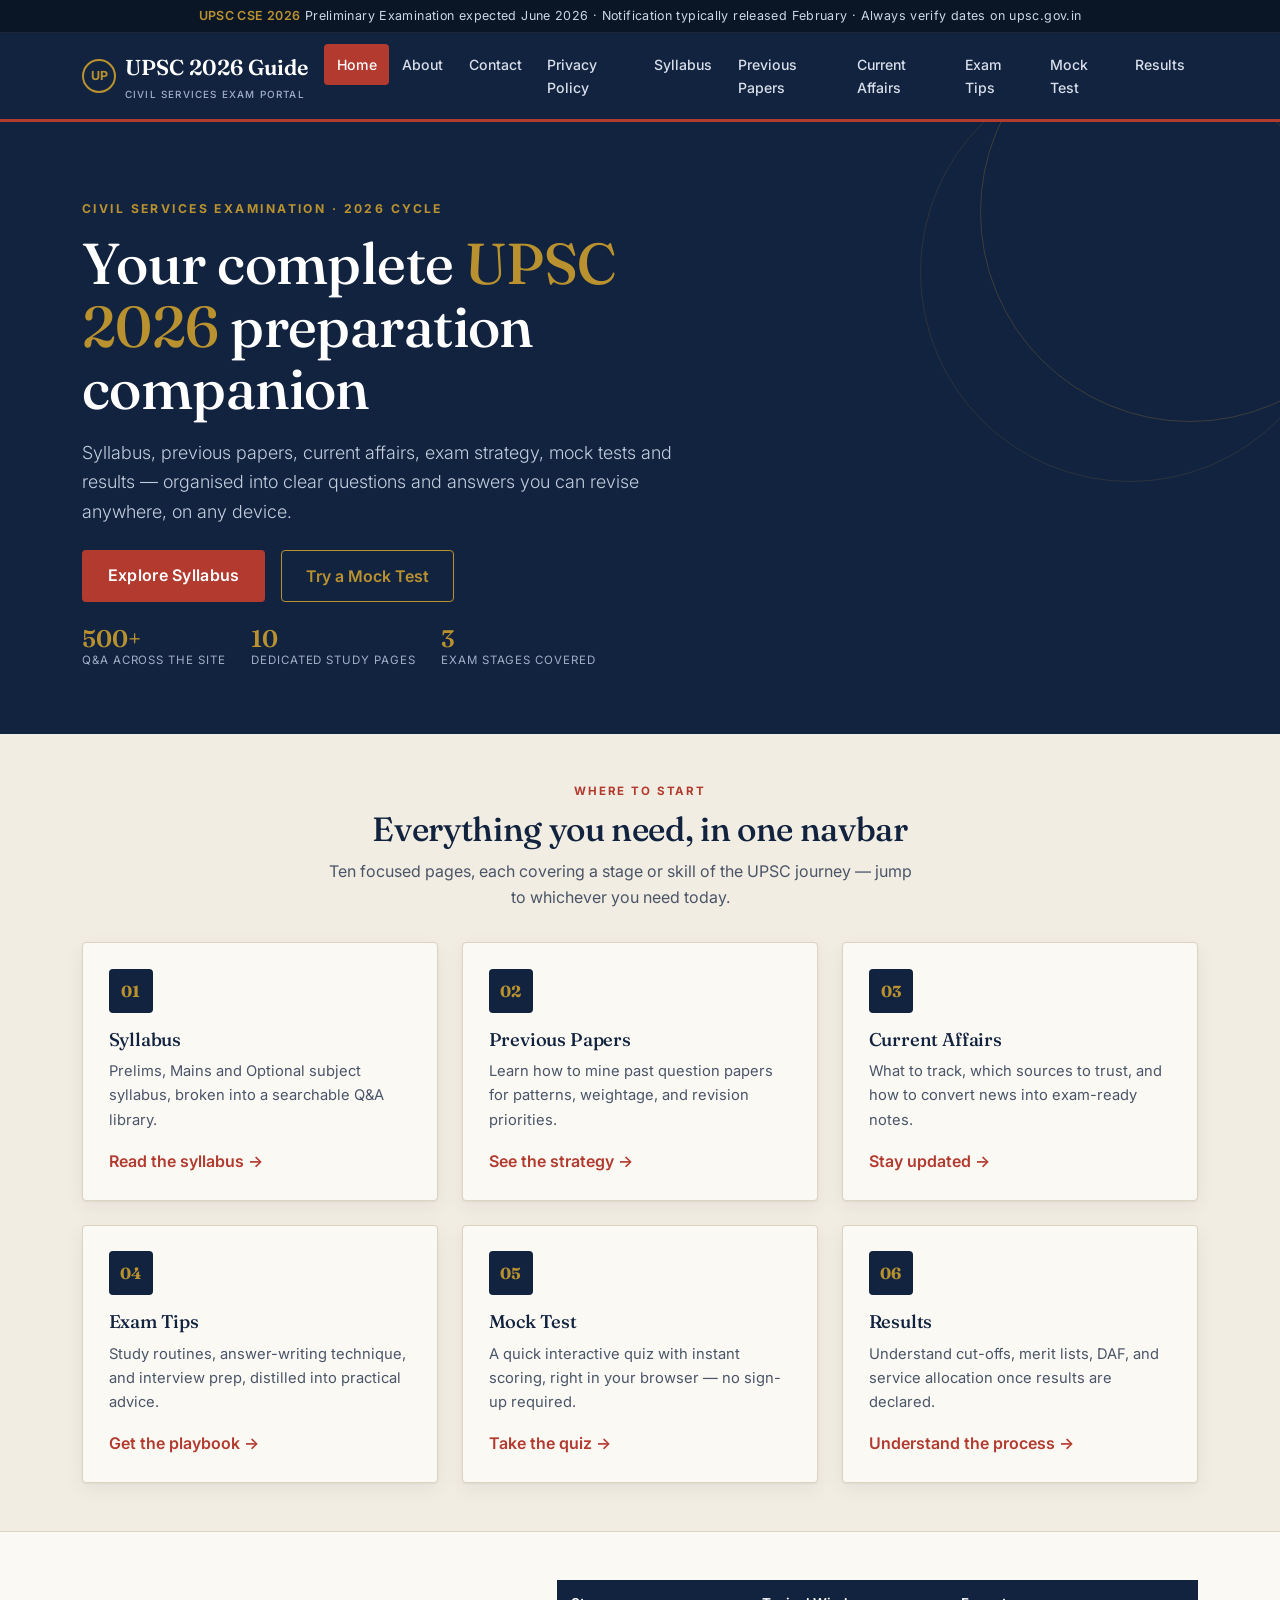
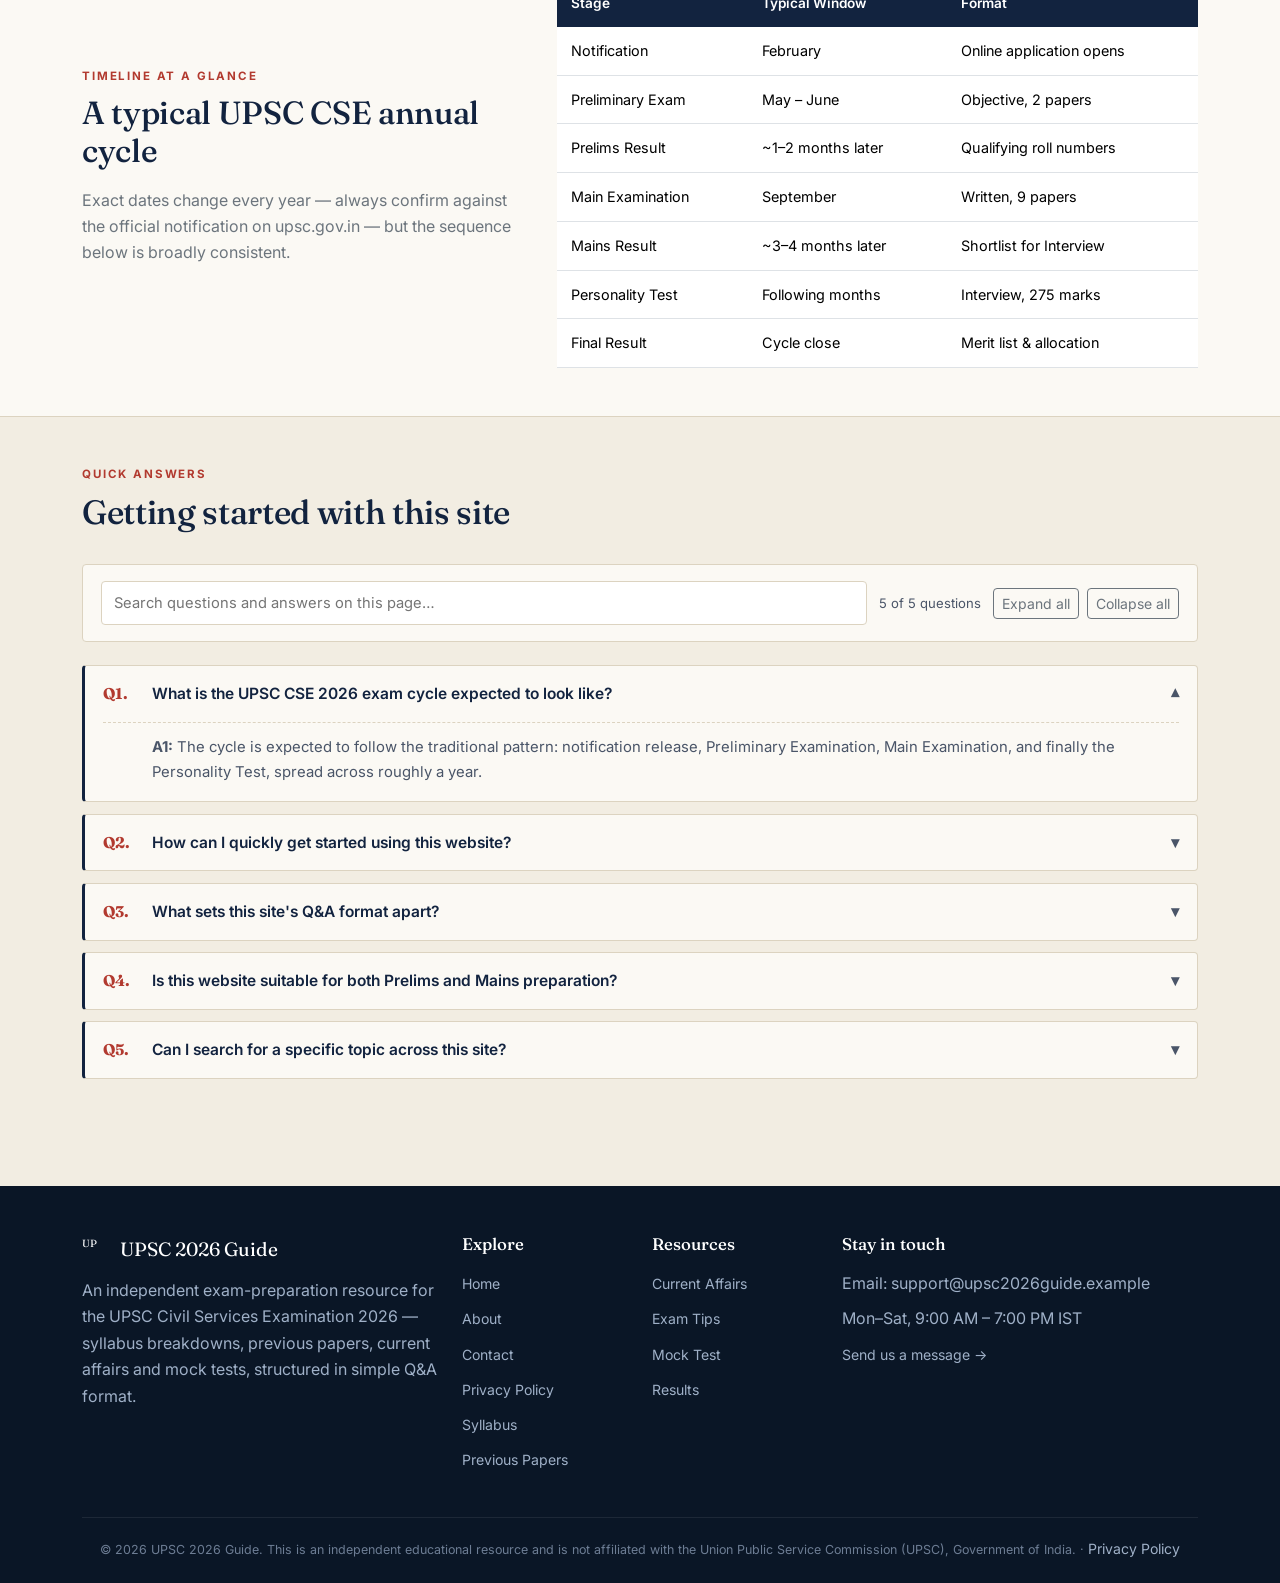
<file: index.html>
<!DOCTYPE html>
<html lang="en">
<head>
<meta charset="UTF-8">
<meta name="viewport" content="width=device-width, initial-scale=1.0">
<title>UPSC 2026 Guide | Civil Services Exam Preparation Portal</title>
<meta name="description" content="A complete UPSC Civil Services Examination 2026 preparation guide covering syllabus, previous papers, current affairs, exam tips, mock tests and results.">
<meta name="robots" content="index, follow">
<link rel="preconnect" href="https://fonts.googleapis.com">
<link rel="preconnect" href="https://fonts.gstatic.com" crossorigin>
<link href="https://fonts.googleapis.com/css2?family=Fraunces:wght@500;600;700&family=Inter:wght@400;500;600;700&display=swap" rel="stylesheet">
<link href="https://cdn.jsdelivr.net/npm/bootstrap@5.3.3/dist/css/bootstrap.min.css" rel="stylesheet">
<link rel="stylesheet" href="css/style.css">
<!-- Adsense link -->
<meta name="google-adsense-account" content="ca-pub-1684242835147633">
<script async src="https://pagead2.googlesyndication.com/pagead/js/adsbygoogle.js?client=ca-pub-1684242835147633"
     crossorigin="anonymous"></script>
<!-- Google Sitemap link -->
<meta name="google-site-verification" content="H7gB5AGytu3hASQ3pwpH16zcMU7SUrdKjeU1gX_VIaM" />
<!-- Monetag link -->
<script src="https://quge5.com/88/tag.min.js" data-zone="255812" async data-cfasync="false"></script>
  
</head>
<body>
  <a href="#main-content" class="skip-link">Skip to main content</a>

  <div class="notice-bar">
    <div class="container"><strong>UPSC CSE 2026</strong> Preliminary Examination expected June 2026 &middot; Notification typically released February &middot; Always verify dates on upsc.gov.in</div>
  </div>

  <nav class="navbar navbar-expand-lg navbar-upsc sticky-top">
    <div class="container">
      <a class="navbar-brand" href="index.html">
        <span class="brand-mark">UP</span>
        <span>UPSC 2026 Guide<small>Civil Services Exam Portal</small></span>
      </a>
      <button class="navbar-toggler" type="button" data-bs-toggle="collapse" data-bs-target="#mainNav" aria-controls="mainNav" aria-expanded="false" aria-label="Toggle navigation">
        <span class="navbar-toggler-icon"></span>
      </button>
      <div class="collapse navbar-collapse" id="mainNav">
        <ul class="navbar-nav ms-auto">
          <li class="nav-item"><a class="nav-link" href="index.html">Home</a></li>
          <li class="nav-item"><a class="nav-link" href="about.html">About</a></li>
          <li class="nav-item"><a class="nav-link" href="contact.html">Contact</a></li>
          <li class="nav-item"><a class="nav-link" href="privacy-policy.html">Privacy Policy</a></li>
          <li class="nav-item"><a class="nav-link" href="syllabus.html">Syllabus</a></li>
          <li class="nav-item"><a class="nav-link" href="previous-papers.html">Previous Papers</a></li>
          <li class="nav-item"><a class="nav-link" href="current-affairs.html">Current Affairs</a></li>
          <li class="nav-item"><a class="nav-link" href="exam-tips.html">Exam Tips</a></li>
          <li class="nav-item"><a class="nav-link" href="mock-test.html">Mock Test</a></li>
          <li class="nav-item"><a class="nav-link" href="results.html">Results</a></li>
        </ul>
      </div>
    </div>
  </nav>

  <main id="main-content">

  <section class="hero">
    <div class="container position-relative">
      <div class="row align-items-center">
        <div class="col-lg-7">
          <span class="eyebrow">Civil Services Examination &middot; 2026 Cycle</span>
          <h1>Your complete <em>UPSC 2026</em> preparation companion</h1>
          <p class="lead">Syllabus, previous papers, current affairs, exam strategy, mock tests and results — organised into clear questions and answers you can revise anywhere, on any device.</p>
          <div class="d-flex flex-wrap gap-3 mt-4">
            <a href="syllabus.html" class="btn-stamp">Explore Syllabus</a>
            <a href="mock-test.html" class="btn-outline-gold">Try a Mock Test</a>
          </div>
          <div class="masthead-stats">
            <div><div class="stat-num">500+</div><div class="stat-label">Q&amp;A across the site</div></div>
            <div><div class="stat-num">10</div><div class="stat-label">Dedicated study pages</div></div>
            <div><div class="stat-num">3</div><div class="stat-label">Exam stages covered</div></div>
          </div>
        </div>
      </div>
    </div>
  </section>

  <section class="section">
    <div class="container">
      <div class="section-heading text-center mx-auto" style="max-width:640px;">
        <span class="section-label">Where to start</span>
        <h2>Everything you need, in one navbar</h2>
        <p>Ten focused pages, each covering a stage or skill of the UPSC journey — jump to whichever you need today.</p>
      </div>
      <div class="row g-4">
        <div class="col-md-6 col-lg-4">
          <div class="card-upsc">
            <div class="icon-tab">01</div>
            <h3>Syllabus</h3>
            <p>Prelims, Mains and Optional subject syllabus, broken into a searchable Q&amp;A library.</p>
            <a href="syllabus.html" class="d-inline-block mt-3 fw-semibold">Read the syllabus &rarr;</a>
          </div>
        </div>
        <div class="col-md-6 col-lg-4">
          <div class="card-upsc">
            <div class="icon-tab">02</div>
            <h3>Previous Papers</h3>
            <p>Learn how to mine past question papers for patterns, weightage, and revision priorities.</p>
            <a href="previous-papers.html" class="d-inline-block mt-3 fw-semibold">See the strategy &rarr;</a>
          </div>
        </div>
        <div class="col-md-6 col-lg-4">
          <div class="card-upsc">
            <div class="icon-tab">03</div>
            <h3>Current Affairs</h3>
            <p>What to track, which sources to trust, and how to convert news into exam-ready notes.</p>
            <a href="current-affairs.html" class="d-inline-block mt-3 fw-semibold">Stay updated &rarr;</a>
          </div>
        </div>
        <div class="col-md-6 col-lg-4">
          <div class="card-upsc">
            <div class="icon-tab">04</div>
            <h3>Exam Tips</h3>
            <p>Study routines, answer-writing technique, and interview prep, distilled into practical advice.</p>
            <a href="exam-tips.html" class="d-inline-block mt-3 fw-semibold">Get the playbook &rarr;</a>
          </div>
        </div>
        <div class="col-md-6 col-lg-4">
          <div class="card-upsc">
            <div class="icon-tab">05</div>
            <h3>Mock Test</h3>
            <p>A quick interactive quiz with instant scoring, right in your browser — no sign-up required.</p>
            <a href="mock-test.html" class="d-inline-block mt-3 fw-semibold">Take the quiz &rarr;</a>
          </div>
        </div>
        <div class="col-md-6 col-lg-4">
          <div class="card-upsc">
            <div class="icon-tab">06</div>
            <h3>Results</h3>
            <p>Understand cut-offs, merit lists, DAF, and service allocation once results are declared.</p>
            <a href="results.html" class="d-inline-block mt-3 fw-semibold">Understand the process &rarr;</a>
          </div>
        </div>
      </div>
    </div>
  </section>

  <section class="section" style="background:var(--stone-card); border-top:1px solid var(--line); border-bottom:1px solid var(--line);">
    <div class="container">
      <div class="row align-items-center g-4">
        <div class="col-lg-5">
          <span class="section-label">Timeline at a glance</span>
          <h2 class="mb-3">A typical UPSC CSE annual cycle</h2>
          <p class="text-secondary">Exact dates change every year — always confirm against the official notification on upsc.gov.in — but the sequence below is broadly consistent.</p>
        </div>
        <div class="col-lg-7">
          <div class="table-responsive">
            <table class="table table-upsc align-middle mb-0">
              <thead><tr><th>Stage</th><th>Typical Window</th><th>Format</th></tr></thead>
              <tbody>
                <tr><td>Notification</td><td>February</td><td>Online application opens</td></tr>
                <tr><td>Preliminary Exam</td><td>May &ndash; June</td><td>Objective, 2 papers</td></tr>
                <tr><td>Prelims Result</td><td>~1&ndash;2 months later</td><td>Qualifying roll numbers</td></tr>
                <tr><td>Main Examination</td><td>September</td><td>Written, 9 papers</td></tr>
                <tr><td>Mains Result</td><td>~3&ndash;4 months later</td><td>Shortlist for Interview</td></tr>
                <tr><td>Personality Test</td><td>Following months</td><td>Interview, 275 marks</td></tr>
                <tr><td>Final Result</td><td>Cycle close</td><td>Merit list &amp; allocation</td></tr>
              </tbody>
            </table>
          </div>
        </div>
      </div>
    </div>
  </section>

  <section class="section">
    <div class="container">
      <div class="section-heading">
        <span class="section-label">Quick Answers</span>
        <h2>Getting started with this site</h2>
      </div>
      <div class="qa-toolbar">
        <label for="qaSearch" class="visually-hidden">Search questions</label>
        <input type="search" id="qaSearch" placeholder="Search questions and answers on this page&hellip;">
        <span class="qa-count" id="qaCount"></span>
        <div class="d-flex gap-2">
          <button type="button" class="btn btn-sm btn-outline-secondary" id="expandAll">Expand all</button>
          <button type="button" class="btn btn-sm btn-outline-secondary" id="collapseAll">Collapse all</button>
        </div>
      </div>
      <div class="qa-list">
        <div class="qa-item open">
          <button class="qa-question" type="button" aria-expanded="true">
            <span class="qnum">Q1.</span>
            <span>What is the UPSC CSE 2026 exam cycle expected to look like?</span>
            <span class="chev">&#9662;</span>
          </button>
          <div class="qa-answer">
            <p><strong>A1:</strong> The cycle is expected to follow the traditional pattern: notification release, Preliminary Examination, Main Examination, and finally the Personality Test, spread across roughly a year.</p>
          </div>
        </div>
        <div class="qa-item">
          <button class="qa-question" type="button" aria-expanded="false">
            <span class="qnum">Q2.</span>
            <span>How can I quickly get started using this website?</span>
            <span class="chev">&#9662;</span>
          </button>
          <div class="qa-answer">
            <p><strong>A2:</strong> Start with the Syllabus page for a full topic breakdown, then move to Exam Tips for a study strategy, and use Mock Test and Previous Papers to practice.</p>
          </div>
        </div>
        <div class="qa-item">
          <button class="qa-question" type="button" aria-expanded="false">
            <span class="qnum">Q3.</span>
            <span>What sets this site's Q&A format apart?</span>
            <span class="chev">&#9662;</span>
          </button>
          <div class="qa-answer">
            <p><strong>A3:</strong> Every page condenses complex UPSC topics into short, revisable questions and answers, ideal for both first-time learning and quick last-minute revision.</p>
          </div>
        </div>
        <div class="qa-item">
          <button class="qa-question" type="button" aria-expanded="false">
            <span class="qnum">Q4.</span>
            <span>Is this website suitable for both Prelims and Mains preparation?</span>
            <span class="chev">&#9662;</span>
          </button>
          <div class="qa-answer">
            <p><strong>A4:</strong> Yes, content spans foundational syllabus topics, previous papers, current affairs and exam strategy relevant to both the Prelims and Mains stages.</p>
          </div>
        </div>
        <div class="qa-item">
          <button class="qa-question" type="button" aria-expanded="false">
            <span class="qnum">Q5.</span>
            <span>Can I search for a specific topic across this site?</span>
            <span class="chev">&#9662;</span>
          </button>
          <div class="qa-answer">
            <p><strong>A5:</strong> Each content-heavy page includes a built-in search box that instantly filters questions and answers matching your search term.</p>
          </div>
        </div>
        <div class="qa-nomatch" id="qaNoMatch">No questions match your search. Try a different keyword.</div>
      </div>
    </div>
  </section>

  </main>

  <footer class="footer-upsc">
    <div class="container">
      <div class="row g-4">
        <div class="col-lg-4 col-md-12">
          <div class="footer-brand"><span class="brand-mark" style="width:30px;height:30px;font-size:.65rem;">UP</span> UPSC 2026 Guide</div>
          <p>An independent exam-preparation resource for the UPSC Civil Services Examination 2026 — syllabus breakdowns, previous papers, current affairs and mock tests, structured in simple Q&amp;A format.</p>
        </div>
        <div class="col-lg-2 col-md-4 col-6">
          <h5>Explore</h5>
          <ul>
            <li><a href="index.html">Home</a></li>
            <li><a href="about.html">About</a></li>
            <li><a href="contact.html">Contact</a></li>
            <li><a href="privacy-policy.html">Privacy Policy</a></li>
            <li><a href="syllabus.html">Syllabus</a></li>
            <li><a href="previous-papers.html">Previous Papers</a></li>
          </ul>
        </div>
        <div class="col-lg-2 col-md-4 col-6">
          <h5>Resources</h5>
          <ul>
            <li><a href="current-affairs.html">Current Affairs</a></li>
            <li><a href="exam-tips.html">Exam Tips</a></li>
            <li><a href="mock-test.html">Mock Test</a></li>
            <li><a href="results.html">Results</a></li>
          </ul>
        </div>
        <div class="col-lg-4 col-md-4 col-12">
          <h5>Stay in touch</h5>
          <ul>
            <li>Email: support@upsc2026guide.example</li>
            <li>Mon–Sat, 9:00 AM – 7:00 PM IST</li>
            <li><a href="contact.html">Send us a message &rarr;</a></li>
          </ul>
        </div>
      </div>
      <div class="footer-bottom">
        &copy; 2026 UPSC 2026 Guide. This is an independent educational resource and is not affiliated with the Union Public Service Commission (UPSC), Government of India. &middot; <a href="privacy-policy.html">Privacy Policy</a>
      </div>
    </div>
  </footer>

  <button id="bttBtn" class="btt" aria-label="Back to top" title="Back to top">&uarr;</button>

  <script src="https://cdn.jsdelivr.net/npm/bootstrap@5.3.3/dist/js/bootstrap.bundle.min.js"></script>
  <script src="js/script.js"></script>
</body>
</html>
</file>
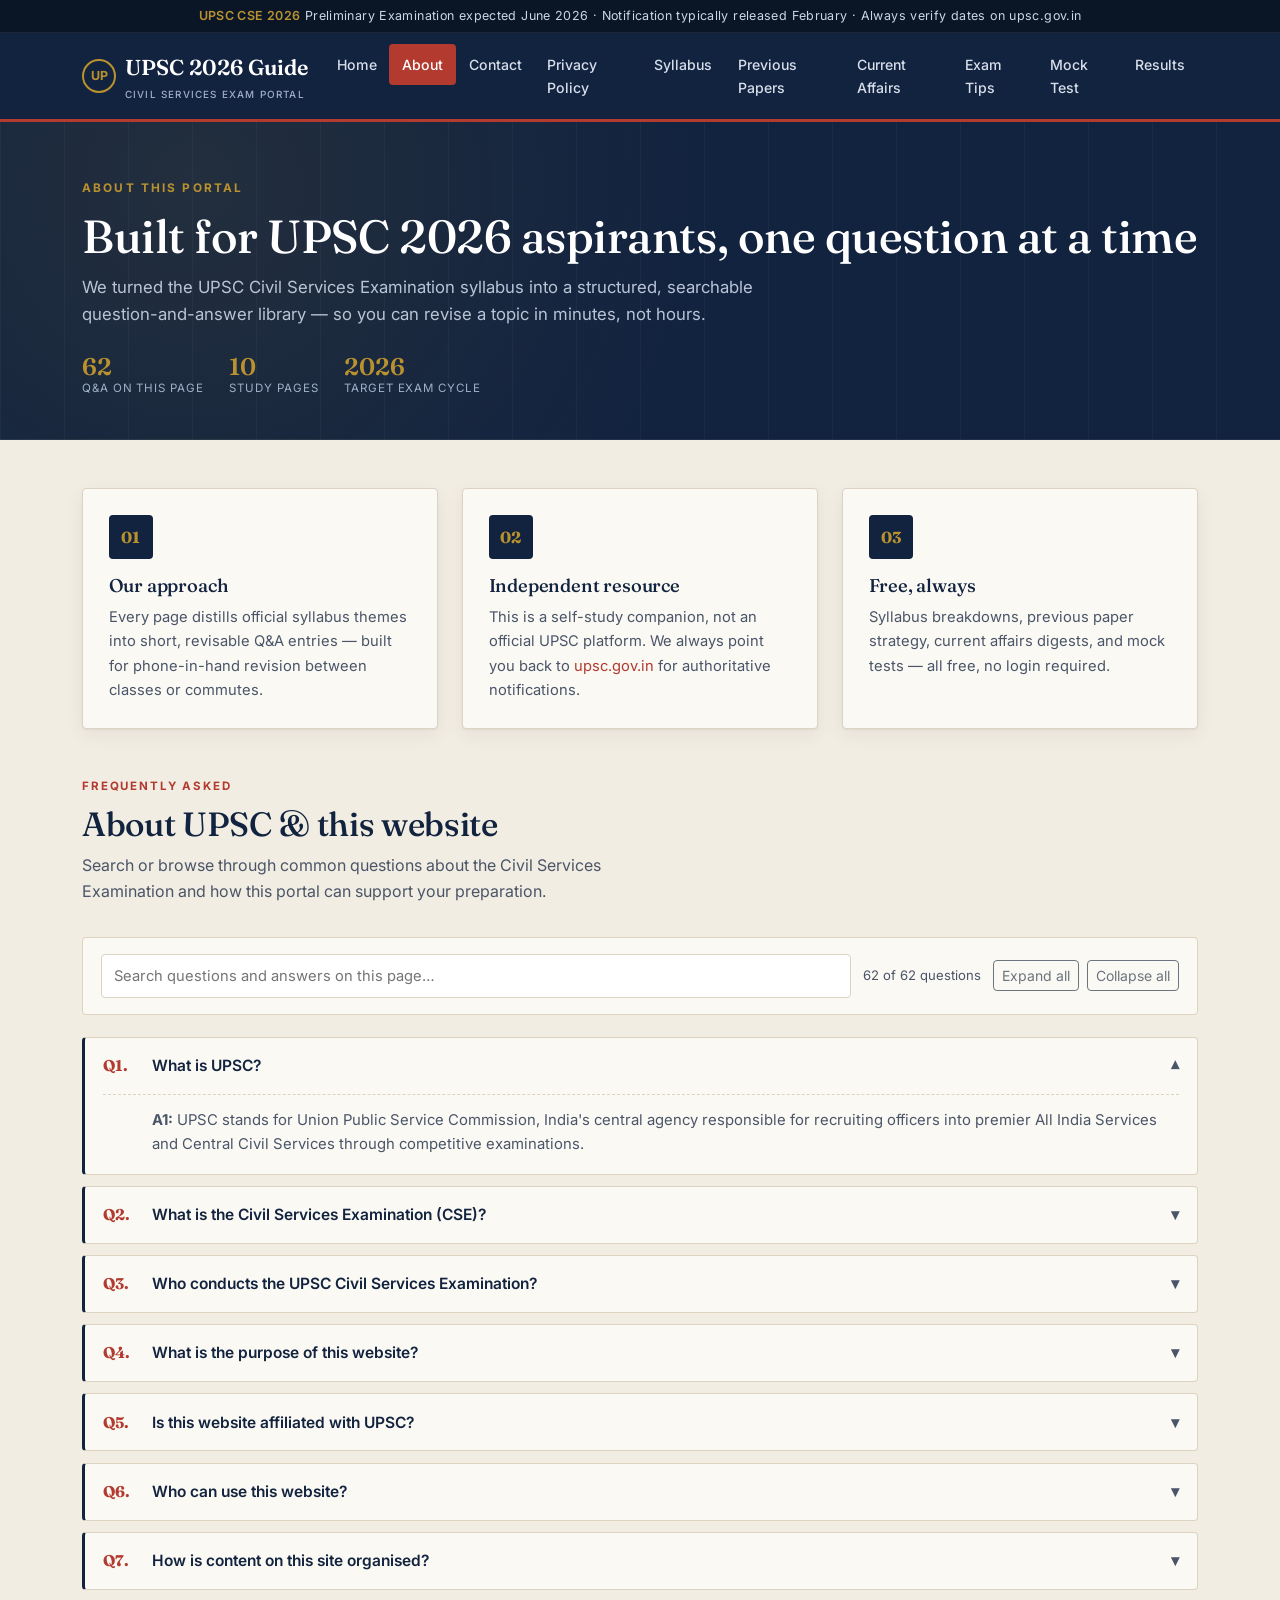
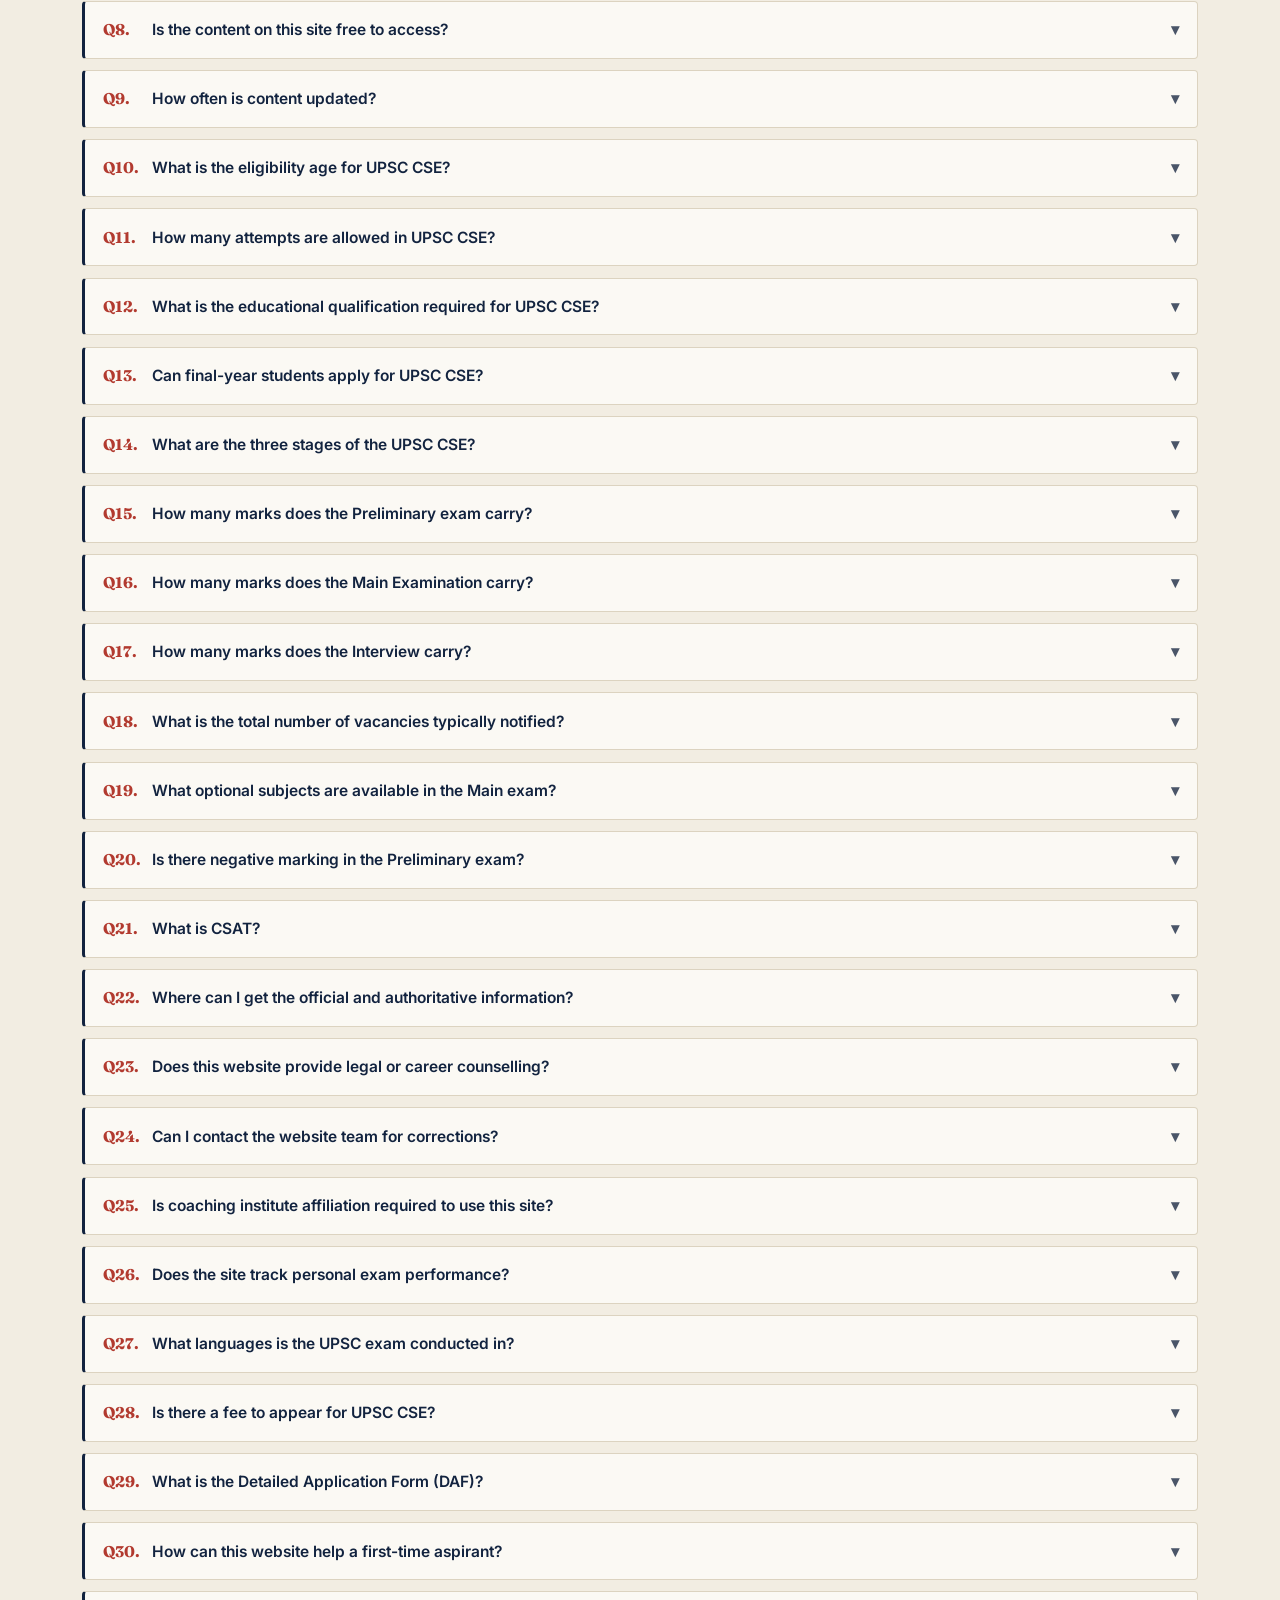
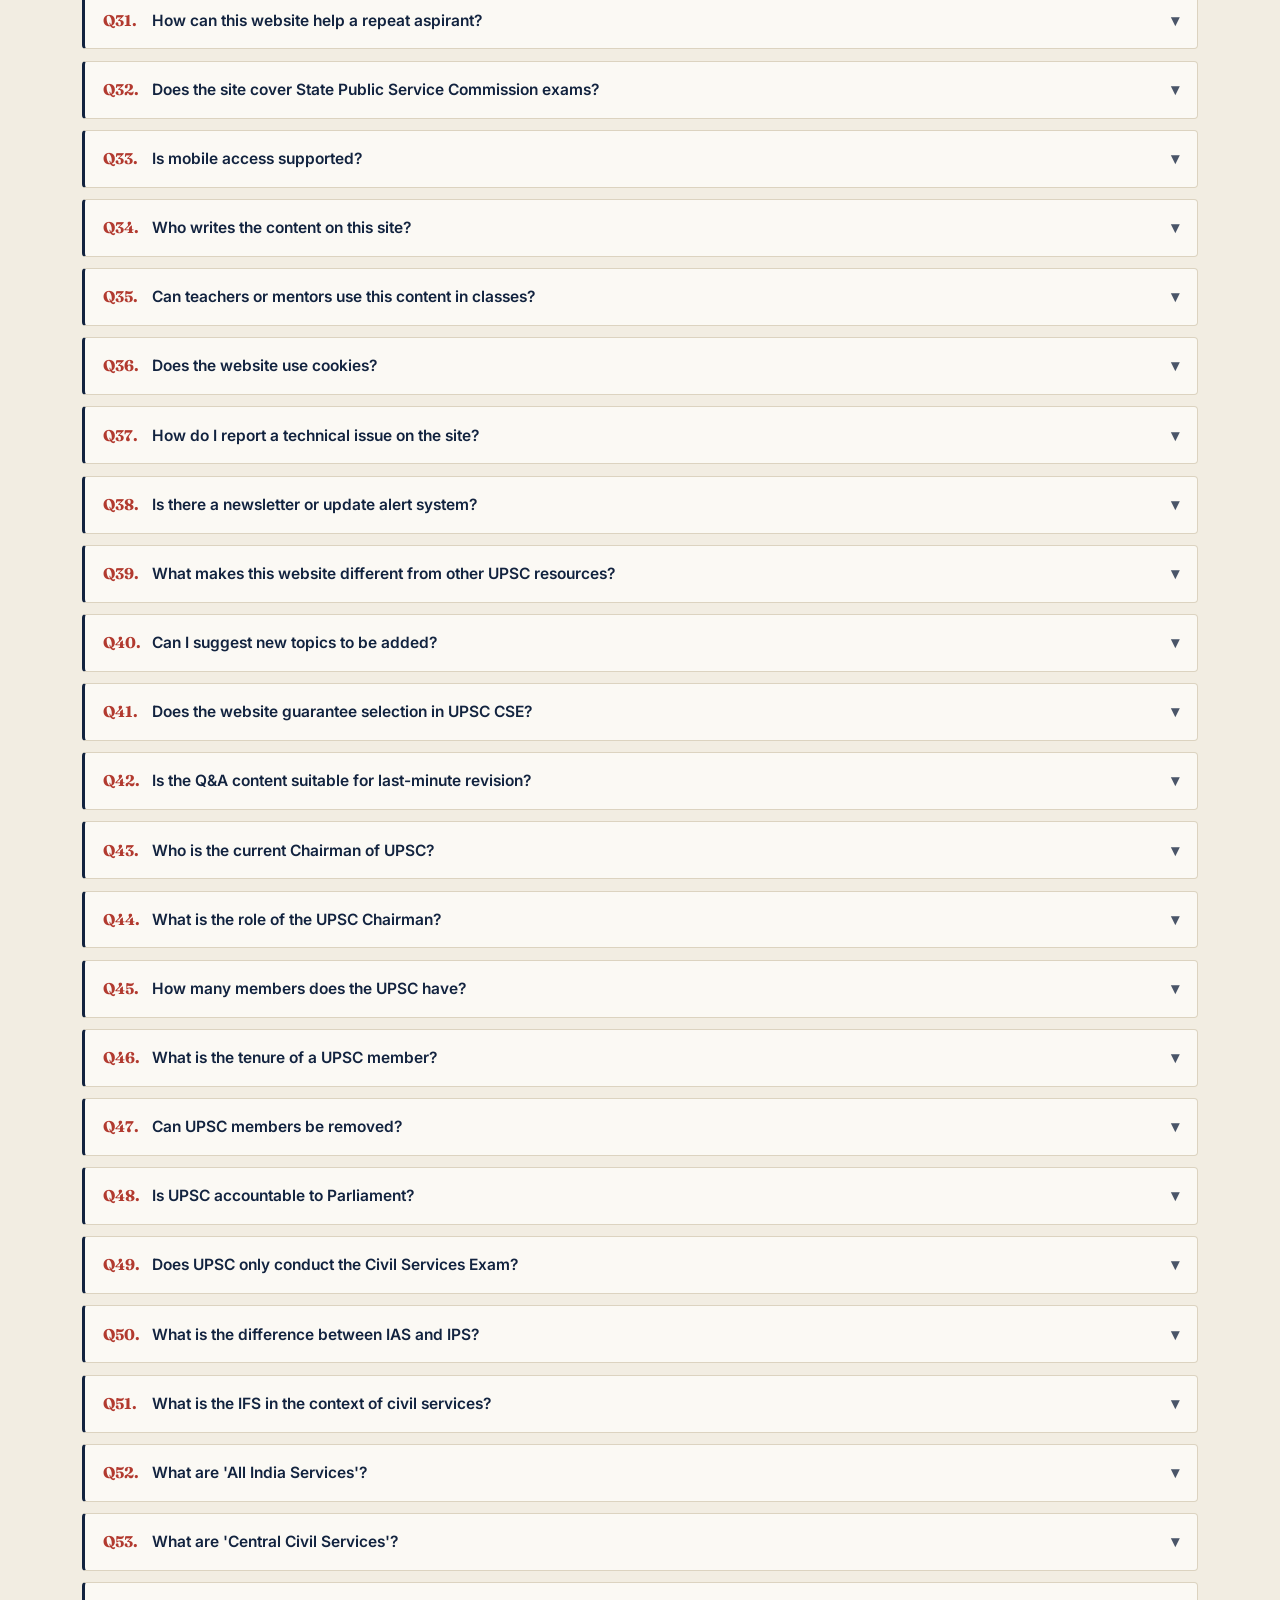
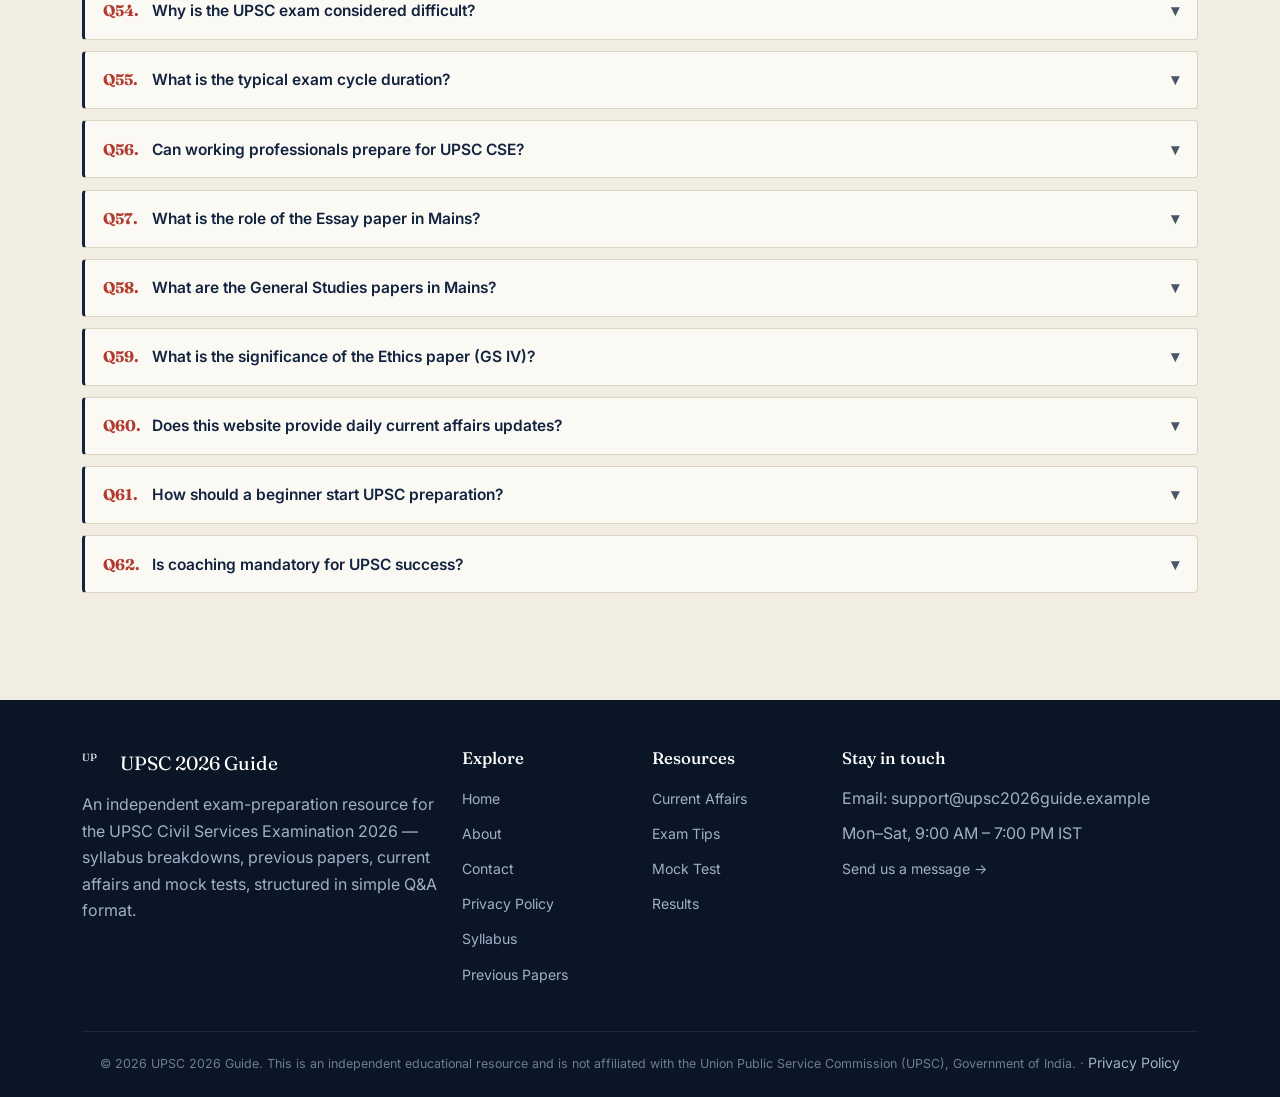
<file: about.html>
<!DOCTYPE html>
<html lang="en">
<head>
<meta charset="UTF-8">
<meta name="viewport" content="width=device-width, initial-scale=1.0">
<title>About UPSC 2026 Guide | Civil Services Exam Portal</title>
<meta name="description" content="Learn about the UPSC Civil Services Examination and how the UPSC 2026 Guide website helps aspirants prepare with structured Q&A content.">
<meta name="robots" content="index, follow">
<link rel="preconnect" href="https://fonts.googleapis.com">
<link rel="preconnect" href="https://fonts.gstatic.com" crossorigin>
<link href="https://fonts.googleapis.com/css2?family=Fraunces:wght@500;600;700&family=Inter:wght@400;500;600;700&display=swap" rel="stylesheet">
<link href="https://cdn.jsdelivr.net/npm/bootstrap@5.3.3/dist/css/bootstrap.min.css" rel="stylesheet">
<link rel="stylesheet" href="css/style.css">

  <!-- Adsense link -->
<meta name="google-adsense-account" content="ca-pub-1684242835147633">
<script async src="https://pagead2.googlesyndication.com/pagead/js/adsbygoogle.js?client=ca-pub-1684242835147633"
     crossorigin="anonymous"></script>
<!-- Google Sitemap link -->
<meta name="google-site-verification" content="H7gB5AGytu3hASQ3pwpH16zcMU7SUrdKjeU1gX_VIaM" />
<!-- Monetag link -->
<script src="https://quge5.com/88/tag.min.js" data-zone="255812" async data-cfasync="false"></script>

</head>
<body>
  <a href="#main-content" class="skip-link">Skip to main content</a>

  <div class="notice-bar">
    <div class="container"><strong>UPSC CSE 2026</strong> Preliminary Examination expected June 2026 &middot; Notification typically released February &middot; Always verify dates on upsc.gov.in</div>
  </div>

  <nav class="navbar navbar-expand-lg navbar-upsc sticky-top">
    <div class="container">
      <a class="navbar-brand" href="index.html">
        <span class="brand-mark">UP</span>
        <span>UPSC 2026 Guide<small>Civil Services Exam Portal</small></span>
      </a>
      <button class="navbar-toggler" type="button" data-bs-toggle="collapse" data-bs-target="#mainNav" aria-controls="mainNav" aria-expanded="false" aria-label="Toggle navigation">
        <span class="navbar-toggler-icon"></span>
      </button>
      <div class="collapse navbar-collapse" id="mainNav">
        <ul class="navbar-nav ms-auto">
          <li class="nav-item"><a class="nav-link" href="index.html">Home</a></li>
          <li class="nav-item"><a class="nav-link" href="about.html">About</a></li>
          <li class="nav-item"><a class="nav-link" href="contact.html">Contact</a></li>
          <li class="nav-item"><a class="nav-link" href="privacy-policy.html">Privacy Policy</a></li>
          <li class="nav-item"><a class="nav-link" href="syllabus.html">Syllabus</a></li>
          <li class="nav-item"><a class="nav-link" href="previous-papers.html">Previous Papers</a></li>
          <li class="nav-item"><a class="nav-link" href="current-affairs.html">Current Affairs</a></li>
          <li class="nav-item"><a class="nav-link" href="exam-tips.html">Exam Tips</a></li>
          <li class="nav-item"><a class="nav-link" href="mock-test.html">Mock Test</a></li>
          <li class="nav-item"><a class="nav-link" href="results.html">Results</a></li>
        </ul>
      </div>
    </div>
  </nav>

  <main id="main-content">
  <header class="page-masthead">
    <div class="container">
      <span class="eyebrow">About This Portal</span>
      <h1>Built for UPSC 2026 aspirants, one question at a time</h1>
      <p>We turned the UPSC Civil Services Examination syllabus into a structured, searchable question-and-answer library — so you can revise a topic in minutes, not hours.</p>
      <div class="masthead-stats"><div><div class="stat-num">62</div><div class="stat-label">Q&amp;A on this page</div></div><div><div class="stat-num">10</div><div class="stat-label">Study pages</div></div><div><div class="stat-num">2026</div><div class="stat-label">Target exam cycle</div></div></div>
    </div>
  </header>
  <section class="section">
    <div class="container">
      <div class="row g-4 mb-5">
        <div class="col-md-4">
          <div class="card-upsc">
            <div class="icon-tab">01</div>
            <h3>Our approach</h3>
            <p>Every page distills official syllabus themes into short, revisable Q&amp;A entries — built for phone-in-hand revision between classes or commutes.</p>
          </div>
        </div>
        <div class="col-md-4">
          <div class="card-upsc">
            <div class="icon-tab">02</div>
            <h3>Independent resource</h3>
            <p>This is a self-study companion, not an official UPSC platform. We always point you back to <a href="https://upsc.gov.in" target="_blank" rel="noopener">upsc.gov.in</a> for authoritative notifications.</p>
          </div>
        </div>
        <div class="col-md-4">
          <div class="card-upsc">
            <div class="icon-tab">03</div>
            <h3>Free, always</h3>
            <p>Syllabus breakdowns, previous paper strategy, current affairs digests, and mock tests — all free, no login required.</p>
          </div>
        </div>
      </div>

      <div class="section-heading">
        <span class="section-label">Frequently Asked</span>
        <h2>About UPSC &amp; this website</h2>
        <p>Search or browse through common questions about the Civil Services Examination and how this portal can support your preparation.</p>
      </div>
      <div class="qa-toolbar">
        <label for="qaSearch" class="visually-hidden">Search questions</label>
        <input type="search" id="qaSearch" placeholder="Search questions and answers on this page&hellip;">
        <span class="qa-count" id="qaCount"></span>
        <div class="d-flex gap-2">
          <button type="button" class="btn btn-sm btn-outline-secondary" id="expandAll">Expand all</button>
          <button type="button" class="btn btn-sm btn-outline-secondary" id="collapseAll">Collapse all</button>
        </div>
      </div>
      <div class="qa-list">
        <div class="qa-item open">
          <button class="qa-question" type="button" aria-expanded="true">
            <span class="qnum">Q1.</span>
            <span>What is UPSC?</span>
            <span class="chev">&#9662;</span>
          </button>
          <div class="qa-answer">
            <p><strong>A1:</strong> UPSC stands for Union Public Service Commission, India's central agency responsible for recruiting officers into premier All India Services and Central Civil Services through competitive examinations.</p>
          </div>
        </div>
        <div class="qa-item">
          <button class="qa-question" type="button" aria-expanded="false">
            <span class="qnum">Q2.</span>
            <span>What is the Civil Services Examination (CSE)?</span>
            <span class="chev">&#9662;</span>
          </button>
          <div class="qa-answer">
            <p><strong>A2:</strong> The CSE is UPSC's flagship annual examination used to recruit officers for the IAS, IPS, IFS and various other Group A and Group B central services.</p>
          </div>
        </div>
        <div class="qa-item">
          <button class="qa-question" type="button" aria-expanded="false">
            <span class="qnum">Q3.</span>
            <span>Who conducts the UPSC Civil Services Examination?</span>
            <span class="chev">&#9662;</span>
          </button>
          <div class="qa-answer">
            <p><strong>A3:</strong> The examination is conducted entirely by the Union Public Service Commission, a constitutional body established under Article 315 of the Indian Constitution.</p>
          </div>
        </div>
        <div class="qa-item">
          <button class="qa-question" type="button" aria-expanded="false">
            <span class="qnum">Q4.</span>
            <span>What is the purpose of this website?</span>
            <span class="chev">&#9662;</span>
          </button>
          <div class="qa-answer">
            <p><strong>A4:</strong> This site is an independent study companion for UPSC CSE 2026 aspirants, organising the syllabus, previous papers, current affairs and preparation tips into an easy question-and-answer format.</p>
          </div>
        </div>
        <div class="qa-item">
          <button class="qa-question" type="button" aria-expanded="false">
            <span class="qnum">Q5.</span>
            <span>Is this website affiliated with UPSC?</span>
            <span class="chev">&#9662;</span>
          </button>
          <div class="qa-answer">
            <p><strong>A5:</strong> No. This is an independently run educational resource created to help aspirants; it is not affiliated with or endorsed by the Union Public Service Commission.</p>
          </div>
        </div>
        <div class="qa-item">
          <button class="qa-question" type="button" aria-expanded="false">
            <span class="qnum">Q6.</span>
            <span>Who can use this website?</span>
            <span class="chev">&#9662;</span>
          </button>
          <div class="qa-answer">
            <p><strong>A6:</strong> Anyone preparing for the UPSC CSE 2026 — first-time aspirants, repeaters, working professionals, and students — can use the structured content on this site.</p>
          </div>
        </div>
        <div class="qa-item">
          <button class="qa-question" type="button" aria-expanded="false">
            <span class="qnum">Q7.</span>
            <span>How is content on this site organised?</span>
            <span class="chev">&#9662;</span>
          </button>
          <div class="qa-answer">
            <p><strong>A7:</strong> Content is organised page-wise by topic (syllabus, previous papers, current affairs, tips, mock tests, results) and further broken down into short question-and-answer entries for quick revision.</p>
          </div>
        </div>
        <div class="qa-item">
          <button class="qa-question" type="button" aria-expanded="false">
            <span class="qnum">Q8.</span>
            <span>Is the content on this site free to access?</span>
            <span class="chev">&#9662;</span>
          </button>
          <div class="qa-answer">
            <p><strong>A8:</strong> Yes, all content on this website is provided free of charge for educational purposes.</p>
          </div>
        </div>
        <div class="qa-item">
          <button class="qa-question" type="button" aria-expanded="false">
            <span class="qnum">Q9.</span>
            <span>How often is content updated?</span>
            <span class="chev">&#9662;</span>
          </button>
          <div class="qa-answer">
            <p><strong>A9:</strong> Current affairs and notification-related content are reviewed periodically; however, aspirants should always cross-check dates and notifications on the official UPSC website.</p>
          </div>
        </div>
        <div class="qa-item">
          <button class="qa-question" type="button" aria-expanded="false">
            <span class="qnum">Q10.</span>
            <span>What is the eligibility age for UPSC CSE?</span>
            <span class="chev">&#9662;</span>
          </button>
          <div class="qa-answer">
            <p><strong>A10:</strong> For the General category, candidates must be between 21 and 32 years of age as on 1 August of the examination year, with relaxations for reserved categories.</p>
          </div>
        </div>
        <div class="qa-item">
          <button class="qa-question" type="button" aria-expanded="false">
            <span class="qnum">Q11.</span>
            <span>How many attempts are allowed in UPSC CSE?</span>
            <span class="chev">&#9662;</span>
          </button>
          <div class="qa-answer">
            <p><strong>A11:</strong> General category candidates get 6 attempts, OBC candidates get 9 attempts, and SC/ST candidates have no attempt limit, subject to the upper age limit.</p>
          </div>
        </div>
        <div class="qa-item">
          <button class="qa-question" type="button" aria-expanded="false">
            <span class="qnum">Q12.</span>
            <span>What is the educational qualification required for UPSC CSE?</span>
            <span class="chev">&#9662;</span>
          </button>
          <div class="qa-answer">
            <p><strong>A12:</strong> Candidates must hold a graduate degree from a recognised university, or an equivalent qualification, to be eligible to appear.</p>
          </div>
        </div>
        <div class="qa-item">
          <button class="qa-question" type="button" aria-expanded="false">
            <span class="qnum">Q13.</span>
            <span>Can final-year students apply for UPSC CSE?</span>
            <span class="chev">&#9662;</span>
          </button>
          <div class="qa-answer">
            <p><strong>A13:</strong> Yes, students in their final year of a qualifying degree may apply provisionally but must produce proof of passing before the Main Examination interview stage as per notification terms.</p>
          </div>
        </div>
        <div class="qa-item">
          <button class="qa-question" type="button" aria-expanded="false">
            <span class="qnum">Q14.</span>
            <span>What are the three stages of the UPSC CSE?</span>
            <span class="chev">&#9662;</span>
          </button>
          <div class="qa-answer">
            <p><strong>A14:</strong> The examination has three stages: Preliminary Examination (objective), Main Examination (descriptive/written), and Personality Test (interview).</p>
          </div>
        </div>
        <div class="qa-item">
          <button class="qa-question" type="button" aria-expanded="false">
            <span class="qnum">Q15.</span>
            <span>How many marks does the Preliminary exam carry?</span>
            <span class="chev">&#9662;</span>
          </button>
          <div class="qa-answer">
            <p><strong>A15:</strong> The Preliminary exam consists of two papers of 200 marks each (400 total), but it is only a qualifying stage and its marks are not counted for the final merit list.</p>
          </div>
        </div>
        <div class="qa-item">
          <button class="qa-question" type="button" aria-expanded="false">
            <span class="qnum">Q16.</span>
            <span>How many marks does the Main Examination carry?</span>
            <span class="chev">&#9662;</span>
          </button>
          <div class="qa-answer">
            <p><strong>A16:</strong> The Main Examination carries a total of 1750 marks across nine papers, of which seven papers count towards merit.</p>
          </div>
        </div>
        <div class="qa-item">
          <button class="qa-question" type="button" aria-expanded="false">
            <span class="qnum">Q17.</span>
            <span>How many marks does the Interview carry?</span>
            <span class="chev">&#9662;</span>
          </button>
          <div class="qa-answer">
            <p><strong>A17:</strong> The Personality Test (Interview) carries 275 marks, added to the Main Examination score for the final merit ranking.</p>
          </div>
        </div>
        <div class="qa-item">
          <button class="qa-question" type="button" aria-expanded="false">
            <span class="qnum">Q18.</span>
            <span>What is the total number of vacancies typically notified?</span>
            <span class="chev">&#9662;</span>
          </button>
          <div class="qa-answer">
            <p><strong>A18:</strong> The number of vacancies varies each year and is announced in the official notification; historically it has ranged between roughly 700 and 1100 depending on service requirements.</p>
          </div>
        </div>
        <div class="qa-item">
          <button class="qa-question" type="button" aria-expanded="false">
            <span class="qnum">Q19.</span>
            <span>What optional subjects are available in the Main exam?</span>
            <span class="chev">&#9662;</span>
          </button>
          <div class="qa-answer">
            <p><strong>A19:</strong> UPSC offers a wide list of optional subjects including Public Administration, Sociology, Geography, History, Political Science, Anthropology, and literature subjects, among others.</p>
          </div>
        </div>
        <div class="qa-item">
          <button class="qa-question" type="button" aria-expanded="false">
            <span class="qnum">Q20.</span>
            <span>Is there negative marking in the Preliminary exam?</span>
            <span class="chev">&#9662;</span>
          </button>
          <div class="qa-answer">
            <p><strong>A20:</strong> Yes, one-third of the marks allotted to a question are deducted for each wrong answer in the Preliminary Examination's objective papers.</p>
          </div>
        </div>
        <div class="qa-item">
          <button class="qa-question" type="button" aria-expanded="false">
            <span class="qnum">Q21.</span>
            <span>What is CSAT?</span>
            <span class="chev">&#9662;</span>
          </button>
          <div class="qa-answer">
            <p><strong>A21:</strong> CSAT (Civil Services Aptitude Test) is Paper II of the Preliminary Examination, a qualifying paper testing reasoning, comprehension and numerical ability, requiring a minimum of 33% to qualify.</p>
          </div>
        </div>
        <div class="qa-item">
          <button class="qa-question" type="button" aria-expanded="false">
            <span class="qnum">Q22.</span>
            <span>Where can I get the official and authoritative information?</span>
            <span class="chev">&#9662;</span>
          </button>
          <div class="qa-answer">
            <p><strong>A22:</strong> Always refer to the official UPSC website, upsc.gov.in, for authoritative notifications, syllabi, and results.</p>
          </div>
        </div>
        <div class="qa-item">
          <button class="qa-question" type="button" aria-expanded="false">
            <span class="qnum">Q23.</span>
            <span>Does this website provide legal or career counselling?</span>
            <span class="chev">&#9662;</span>
          </button>
          <div class="qa-answer">
            <p><strong>A23:</strong> No, this website provides general educational content only and does not offer personalised legal, career or admission counselling.</p>
          </div>
        </div>
        <div class="qa-item">
          <button class="qa-question" type="button" aria-expanded="false">
            <span class="qnum">Q24.</span>
            <span>Can I contact the website team for corrections?</span>
            <span class="chev">&#9662;</span>
          </button>
          <div class="qa-answer">
            <p><strong>A24:</strong> Yes, factual corrections and suggestions can be submitted through the Contact page.</p>
          </div>
        </div>
        <div class="qa-item">
          <button class="qa-question" type="button" aria-expanded="false">
            <span class="qnum">Q25.</span>
            <span>Is coaching institute affiliation required to use this site?</span>
            <span class="chev">&#9662;</span>
          </button>
          <div class="qa-answer">
            <p><strong>A25:</strong> No, this site is open to all self-study and coaching-assisted aspirants alike; no institutional affiliation is required.</p>
          </div>
        </div>
        <div class="qa-item">
          <button class="qa-question" type="button" aria-expanded="false">
            <span class="qnum">Q26.</span>
            <span>Does the site track personal exam performance?</span>
            <span class="chev">&#9662;</span>
          </button>
          <div class="qa-answer">
            <p><strong>A26:</strong> The Mock Test feature calculates a score locally in your browser for self-assessment; no personal performance data is stored on our servers.</p>
          </div>
        </div>
        <div class="qa-item">
          <button class="qa-question" type="button" aria-expanded="false">
            <span class="qnum">Q27.</span>
            <span>What languages is the UPSC exam conducted in?</span>
            <span class="chev">&#9662;</span>
          </button>
          <div class="qa-answer">
            <p><strong>A27:</strong> The Main Examination question papers for certain subjects may be attempted in English or Hindi, or in one of the languages listed in the Eighth Schedule of the Constitution, subject to specific paper rules.</p>
          </div>
        </div>
        <div class="qa-item">
          <button class="qa-question" type="button" aria-expanded="false">
            <span class="qnum">Q28.</span>
            <span>Is there a fee to appear for UPSC CSE?</span>
            <span class="chev">&#9662;</span>
          </button>
          <div class="qa-answer">
            <p><strong>A28:</strong> Yes, a nominal examination fee applies for General/OBC/EWS male candidates; women candidates and SC/ST/PwBD candidates are typically exempted from the fee, per the official notification.</p>
          </div>
        </div>
        <div class="qa-item">
          <button class="qa-question" type="button" aria-expanded="false">
            <span class="qnum">Q29.</span>
            <span>What is the Detailed Application Form (DAF)?</span>
            <span class="chev">&#9662;</span>
          </button>
          <div class="qa-answer">
            <p><strong>A29:</strong> The DAF is a comprehensive form filled by candidates who qualify the Preliminary exam, capturing educational, service preference and biographical details used for the Main exam and interview.</p>
          </div>
        </div>
        <div class="qa-item">
          <button class="qa-question" type="button" aria-expanded="false">
            <span class="qnum">Q30.</span>
            <span>How can this website help a first-time aspirant?</span>
            <span class="chev">&#9662;</span>
          </button>
          <div class="qa-answer">
            <p><strong>A30:</strong> First-time aspirants can use the Syllabus and Exam Tips pages to build a study plan, then use Previous Papers and Mock Tests to practice, and Current Affairs to stay updated.</p>
          </div>
        </div>
        <div class="qa-item">
          <button class="qa-question" type="button" aria-expanded="false">
            <span class="qnum">Q31.</span>
            <span>How can this website help a repeat aspirant?</span>
            <span class="chev">&#9662;</span>
          </button>
          <div class="qa-answer">
            <p><strong>A31:</strong> Repeat aspirants can focus on the Previous Papers and Mock Test pages for targeted revision, and check Results and Exam Tips for strategy refinement.</p>
          </div>
        </div>
        <div class="qa-item">
          <button class="qa-question" type="button" aria-expanded="false">
            <span class="qnum">Q32.</span>
            <span>Does the site cover State Public Service Commission exams?</span>
            <span class="chev">&#9662;</span>
          </button>
          <div class="qa-answer">
            <p><strong>A32:</strong> This site is focused specifically on the UPSC Civil Services Examination and does not currently cover State PSC syllabi.</p>
          </div>
        </div>
        <div class="qa-item">
          <button class="qa-question" type="button" aria-expanded="false">
            <span class="qnum">Q33.</span>
            <span>Is mobile access supported?</span>
            <span class="chev">&#9662;</span>
          </button>
          <div class="qa-answer">
            <p><strong>A33:</strong> Yes, the entire website is built to be fully responsive and works smoothly on mobile phones, tablets, and desktop computers.</p>
          </div>
        </div>
        <div class="qa-item">
          <button class="qa-question" type="button" aria-expanded="false">
            <span class="qnum">Q34.</span>
            <span>Who writes the content on this site?</span>
            <span class="chev">&#9662;</span>
          </button>
          <div class="qa-answer">
            <p><strong>A34:</strong> Content is compiled and structured by the site's editorial team based on publicly available UPSC notifications, syllabi and general exam knowledge.</p>
          </div>
        </div>
        <div class="qa-item">
          <button class="qa-question" type="button" aria-expanded="false">
            <span class="qnum">Q35.</span>
            <span>Can teachers or mentors use this content in classes?</span>
            <span class="chev">&#9662;</span>
          </button>
          <div class="qa-answer">
            <p><strong>A35:</strong> Yes, educators are welcome to reference this content for classroom teaching, provided the material is used for non-commercial educational purposes.</p>
          </div>
        </div>
        <div class="qa-item">
          <button class="qa-question" type="button" aria-expanded="false">
            <span class="qnum">Q36.</span>
            <span>Does the website use cookies?</span>
            <span class="chev">&#9662;</span>
          </button>
          <div class="qa-answer">
            <p><strong>A36:</strong> The website may use minimal cookies for basic functionality; details are provided on the Privacy Policy page.</p>
          </div>
        </div>
        <div class="qa-item">
          <button class="qa-question" type="button" aria-expanded="false">
            <span class="qnum">Q37.</span>
            <span>How do I report a technical issue on the site?</span>
            <span class="chev">&#9662;</span>
          </button>
          <div class="qa-answer">
            <p><strong>A37:</strong> Technical issues can be reported through the Contact page form, and the team will attempt to resolve them at the earliest.</p>
          </div>
        </div>
        <div class="qa-item">
          <button class="qa-question" type="button" aria-expanded="false">
            <span class="qnum">Q38.</span>
            <span>Is there a newsletter or update alert system?</span>
            <span class="chev">&#9662;</span>
          </button>
          <div class="qa-answer">
            <p><strong>A38:</strong> Currently the site does not run an email newsletter; aspirants are encouraged to check the Current Affairs page regularly for updates.</p>
          </div>
        </div>
        <div class="qa-item">
          <button class="qa-question" type="button" aria-expanded="false">
            <span class="qnum">Q39.</span>
            <span>What makes this website different from other UPSC resources?</span>
            <span class="chev">&#9662;</span>
          </button>
          <div class="qa-answer">
            <p><strong>A39:</strong> The Q&A-first format is designed for fast revision and mobile-friendly reading, letting aspirants review large amounts of syllabus content in short study sessions.</p>
          </div>
        </div>
        <div class="qa-item">
          <button class="qa-question" type="button" aria-expanded="false">
            <span class="qnum">Q40.</span>
            <span>Can I suggest new topics to be added?</span>
            <span class="chev">&#9662;</span>
          </button>
          <div class="qa-answer">
            <p><strong>A40:</strong> Yes, topic suggestions are welcome via the Contact page and will be considered for future content updates.</p>
          </div>
        </div>
        <div class="qa-item">
          <button class="qa-question" type="button" aria-expanded="false">
            <span class="qnum">Q41.</span>
            <span>Does the website guarantee selection in UPSC CSE?</span>
            <span class="chev">&#9662;</span>
          </button>
          <div class="qa-answer">
            <p><strong>A41:</strong> No educational resource can guarantee selection; success depends on the candidate's consistent preparation, aptitude, and performance across all three stages.</p>
          </div>
        </div>
        <div class="qa-item">
          <button class="qa-question" type="button" aria-expanded="false">
            <span class="qnum">Q42.</span>
            <span>Is the Q&A content suitable for last-minute revision?</span>
            <span class="chev">&#9662;</span>
          </button>
          <div class="qa-answer">
            <p><strong>A42:</strong> Yes, the concise Q&A format across all pages is specifically designed to support quick last-minute revision alongside detailed study material.</p>
          </div>
        </div>
        <div class="qa-item">
          <button class="qa-question" type="button" aria-expanded="false">
            <span class="qnum">Q43.</span>
            <span>Who is the current Chairman of UPSC?</span>
            <span class="chev">&#9662;</span>
          </button>
          <div class="qa-answer">
            <p><strong>A43:</strong> The Chairman of UPSC changes periodically upon appointment by the President of India; aspirants should check the official UPSC website for the current incumbent's name.</p>
          </div>
        </div>
        <div class="qa-item">
          <button class="qa-question" type="button" aria-expanded="false">
            <span class="qnum">Q44.</span>
            <span>What is the role of the UPSC Chairman?</span>
            <span class="chev">&#9662;</span>
          </button>
          <div class="qa-answer">
            <p><strong>A44:</strong> The Chairman presides over Commission meetings, represents UPSC in official matters, and oversees the conduct of all examinations and recruitment processes.</p>
          </div>
        </div>
        <div class="qa-item">
          <button class="qa-question" type="button" aria-expanded="false">
            <span class="qnum">Q45.</span>
            <span>How many members does the UPSC have?</span>
            <span class="chev">&#9662;</span>
          </button>
          <div class="qa-answer">
            <p><strong>A45:</strong> UPSC can have a Chairman and not more than ten other members, as prescribed under Article 316 of the Constitution, appointed by the President.</p>
          </div>
        </div>
        <div class="qa-item">
          <button class="qa-question" type="button" aria-expanded="false">
            <span class="qnum">Q46.</span>
            <span>What is the tenure of a UPSC member?</span>
            <span class="chev">&#9662;</span>
          </button>
          <div class="qa-answer">
            <p><strong>A46:</strong> A UPSC member holds office for a term of six years or until attaining the age of 65 years, whichever is earlier.</p>
          </div>
        </div>
        <div class="qa-item">
          <button class="qa-question" type="button" aria-expanded="false">
            <span class="qnum">Q47.</span>
            <span>Can UPSC members be removed?</span>
            <span class="chev">&#9662;</span>
          </button>
          <div class="qa-answer">
            <p><strong>A47:</strong> UPSC members can only be removed by an order of the President following specific constitutional grounds and procedure, ensuring the Commission's independence.</p>
          </div>
        </div>
        <div class="qa-item">
          <button class="qa-question" type="button" aria-expanded="false">
            <span class="qnum">Q48.</span>
            <span>Is UPSC accountable to Parliament?</span>
            <span class="chev">&#9662;</span>
          </button>
          <div class="qa-answer">
            <p><strong>A48:</strong> UPSC submits an annual report on its work to the President, which is laid before both Houses of Parliament, providing a form of accountability.</p>
          </div>
        </div>
        <div class="qa-item">
          <button class="qa-question" type="button" aria-expanded="false">
            <span class="qnum">Q49.</span>
            <span>Does UPSC only conduct the Civil Services Exam?</span>
            <span class="chev">&#9662;</span>
          </button>
          <div class="qa-answer">
            <p><strong>A49:</strong> No, UPSC conducts numerous other examinations too, including the Engineering Services Exam, Combined Defence Services Exam, and NDA/NA exam, among others.</p>
          </div>
        </div>
        <div class="qa-item">
          <button class="qa-question" type="button" aria-expanded="false">
            <span class="qnum">Q50.</span>
            <span>What is the difference between IAS and IPS?</span>
            <span class="chev">&#9662;</span>
          </button>
          <div class="qa-answer">
            <p><strong>A50:</strong> IAS (Indian Administrative Service) officers primarily handle civil administration and policy implementation, while IPS (Indian Police Service) officers lead police forces and maintain law and order.</p>
          </div>
        </div>
        <div class="qa-item">
          <button class="qa-question" type="button" aria-expanded="false">
            <span class="qnum">Q51.</span>
            <span>What is the IFS in the context of civil services?</span>
            <span class="chev">&#9662;</span>
          </button>
          <div class="qa-answer">
            <p><strong>A51:</strong> In the civil services context, IFS refers to the Indian Foreign Service, responsible for representing India diplomatically abroad; note this differs from the Indian Forest Service, also abbreviated IFS.</p>
          </div>
        </div>
        <div class="qa-item">
          <button class="qa-question" type="button" aria-expanded="false">
            <span class="qnum">Q52.</span>
            <span>What are 'All India Services'?</span>
            <span class="chev">&#9662;</span>
          </button>
          <div class="qa-answer">
            <p><strong>A52:</strong> All India Services comprise IAS, IPS, and IFoS (Indian Forest Service) — services common to both the Union and State governments.</p>
          </div>
        </div>
        <div class="qa-item">
          <button class="qa-question" type="button" aria-expanded="false">
            <span class="qnum">Q53.</span>
            <span>What are 'Central Civil Services'?</span>
            <span class="chev">&#9662;</span>
          </button>
          <div class="qa-answer">
            <p><strong>A53:</strong> Central Civil Services are services under the Union Government only, such as Indian Revenue Service, Indian Foreign Service, and Indian Postal Service, among others.</p>
          </div>
        </div>
        <div class="qa-item">
          <button class="qa-question" type="button" aria-expanded="false">
            <span class="qnum">Q54.</span>
            <span>Why is the UPSC exam considered difficult?</span>
            <span class="chev">&#9662;</span>
          </button>
          <div class="qa-answer">
            <p><strong>A54:</strong> The exam is considered challenging due to its vast syllabus, multi-stage format, high competition-to-vacancy ratio, and the analytical depth required in the Main Examination.</p>
          </div>
        </div>
        <div class="qa-item">
          <button class="qa-question" type="button" aria-expanded="false">
            <span class="qnum">Q55.</span>
            <span>What is the typical exam cycle duration?</span>
            <span class="chev">&#9662;</span>
          </button>
          <div class="qa-answer">
            <p><strong>A55:</strong> From notification to final result, the UPSC CSE cycle typically spans about 10 to 12 months, covering Prelims, Mains, and Interview stages.</p>
          </div>
        </div>
        <div class="qa-item">
          <button class="qa-question" type="button" aria-expanded="false">
            <span class="qnum">Q56.</span>
            <span>Can working professionals prepare for UPSC CSE?</span>
            <span class="chev">&#9662;</span>
          </button>
          <div class="qa-answer">
            <p><strong>A56:</strong> Yes, many working professionals successfully prepare for UPSC CSE through disciplined time management, though it requires significant consistent effort.</p>
          </div>
        </div>
        <div class="qa-item">
          <button class="qa-question" type="button" aria-expanded="false">
            <span class="qnum">Q57.</span>
            <span>What is the role of the Essay paper in Mains?</span>
            <span class="chev">&#9662;</span>
          </button>
          <div class="qa-answer">
            <p><strong>A57:</strong> The Essay paper tests a candidate's ability to organise ideas coherently, present balanced arguments, and write within a structured format on a given topic.</p>
          </div>
        </div>
        <div class="qa-item">
          <button class="qa-question" type="button" aria-expanded="false">
            <span class="qnum">Q58.</span>
            <span>What are the General Studies papers in Mains?</span>
            <span class="chev">&#9662;</span>
          </button>
          <div class="qa-answer">
            <p><strong>A58:</strong> The Main Examination includes four General Studies papers (GS I to GS IV) covering history, geography, governance, economy, science, ethics, and current issues.</p>
          </div>
        </div>
        <div class="qa-item">
          <button class="qa-question" type="button" aria-expanded="false">
            <span class="qnum">Q59.</span>
            <span>What is the significance of the Ethics paper (GS IV)?</span>
            <span class="chev">&#9662;</span>
          </button>
          <div class="qa-answer">
            <p><strong>A59:</strong> GS IV tests a candidate's approach to integrity, ethical dilemmas, aptitude and case studies relevant to public administration and governance.</p>
          </div>
        </div>
        <div class="qa-item">
          <button class="qa-question" type="button" aria-expanded="false">
            <span class="qnum">Q60.</span>
            <span>Does this website provide daily current affairs updates?</span>
            <span class="chev">&#9662;</span>
          </button>
          <div class="qa-answer">
            <p><strong>A60:</strong> The Current Affairs page provides curated, revision-focused content; for daily breaking updates, aspirants should also consult dedicated news sources.</p>
          </div>
        </div>
        <div class="qa-item">
          <button class="qa-question" type="button" aria-expanded="false">
            <span class="qnum">Q61.</span>
            <span>How should a beginner start UPSC preparation?</span>
            <span class="chev">&#9662;</span>
          </button>
          <div class="qa-answer">
            <p><strong>A61:</strong> A beginner should first read the complete syllabus, understand the exam pattern, start with NCERT-level basics, and gradually build a daily current affairs and answer-writing habit.</p>
          </div>
        </div>
        <div class="qa-item">
          <button class="qa-question" type="button" aria-expanded="false">
            <span class="qnum">Q62.</span>
            <span>Is coaching mandatory for UPSC success?</span>
            <span class="chev">&#9662;</span>
          </button>
          <div class="qa-answer">
            <p><strong>A62:</strong> No, coaching is not mandatory; many candidates succeed through self-study using standard reference books, previous papers, and structured revision, as offered on this site.</p>
          </div>
        </div>
        <div class="qa-nomatch" id="qaNoMatch">No questions match your search. Try a different keyword.</div>
      </div>
    </div>
  </section>

  </main>

  <footer class="footer-upsc">
    <div class="container">
      <div class="row g-4">
        <div class="col-lg-4 col-md-12">
          <div class="footer-brand"><span class="brand-mark" style="width:30px;height:30px;font-size:.65rem;">UP</span> UPSC 2026 Guide</div>
          <p>An independent exam-preparation resource for the UPSC Civil Services Examination 2026 — syllabus breakdowns, previous papers, current affairs and mock tests, structured in simple Q&amp;A format.</p>
        </div>
        <div class="col-lg-2 col-md-4 col-6">
          <h5>Explore</h5>
          <ul>
            <li><a href="index.html">Home</a></li>
            <li><a href="about.html">About</a></li>
            <li><a href="contact.html">Contact</a></li>
            <li><a href="privacy-policy.html">Privacy Policy</a></li>
            <li><a href="syllabus.html">Syllabus</a></li>
            <li><a href="previous-papers.html">Previous Papers</a></li>
          </ul>
        </div>
        <div class="col-lg-2 col-md-4 col-6">
          <h5>Resources</h5>
          <ul>
            <li><a href="current-affairs.html">Current Affairs</a></li>
            <li><a href="exam-tips.html">Exam Tips</a></li>
            <li><a href="mock-test.html">Mock Test</a></li>
            <li><a href="results.html">Results</a></li>
          </ul>
        </div>
        <div class="col-lg-4 col-md-4 col-12">
          <h5>Stay in touch</h5>
          <ul>
            <li>Email: support@upsc2026guide.example</li>
            <li>Mon–Sat, 9:00 AM – 7:00 PM IST</li>
            <li><a href="contact.html">Send us a message &rarr;</a></li>
          </ul>
        </div>
      </div>
      <div class="footer-bottom">
        &copy; 2026 UPSC 2026 Guide. This is an independent educational resource and is not affiliated with the Union Public Service Commission (UPSC), Government of India. &middot; <a href="privacy-policy.html">Privacy Policy</a>
      </div>
    </div>
  </footer>

  <button id="bttBtn" class="btt" aria-label="Back to top" title="Back to top">&uarr;</button>

  <script src="https://cdn.jsdelivr.net/npm/bootstrap@5.3.3/dist/js/bootstrap.bundle.min.js"></script>
  <script src="js/script.js"></script>
</body>
</html>
</file>
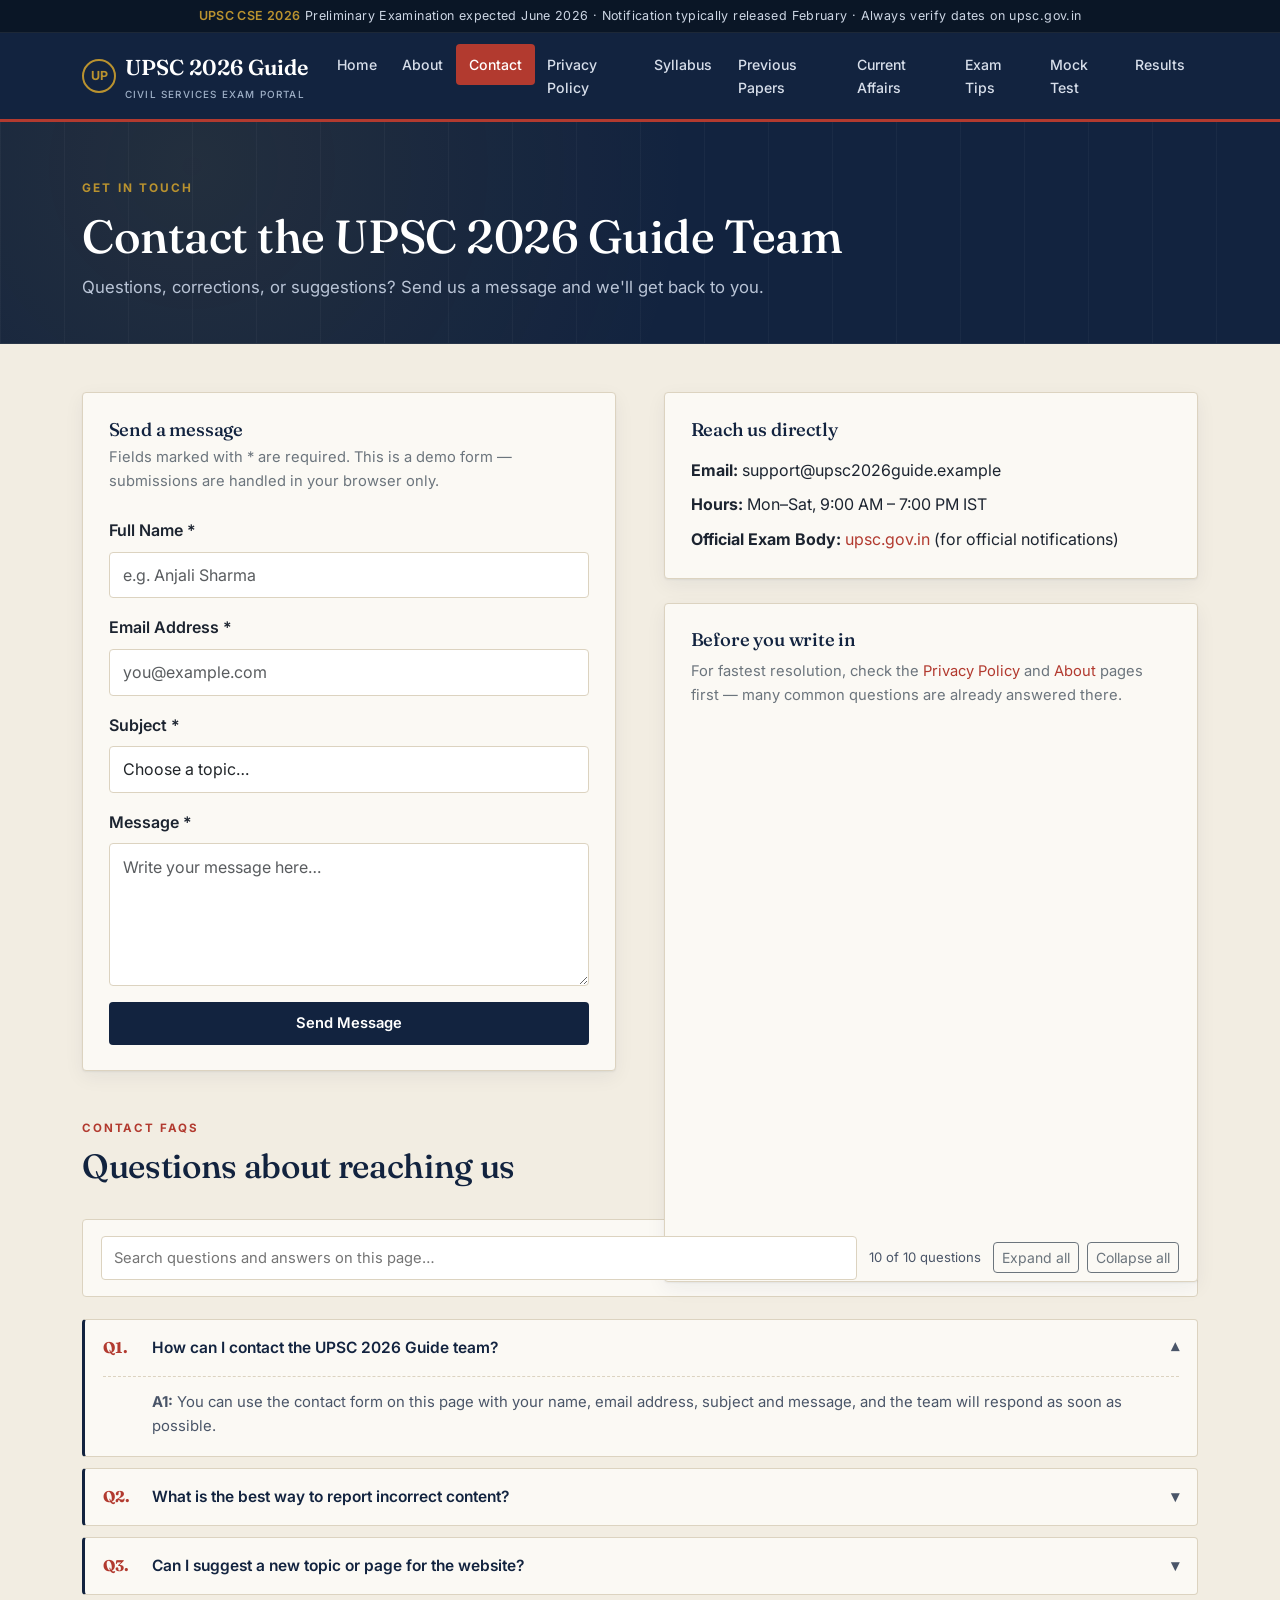
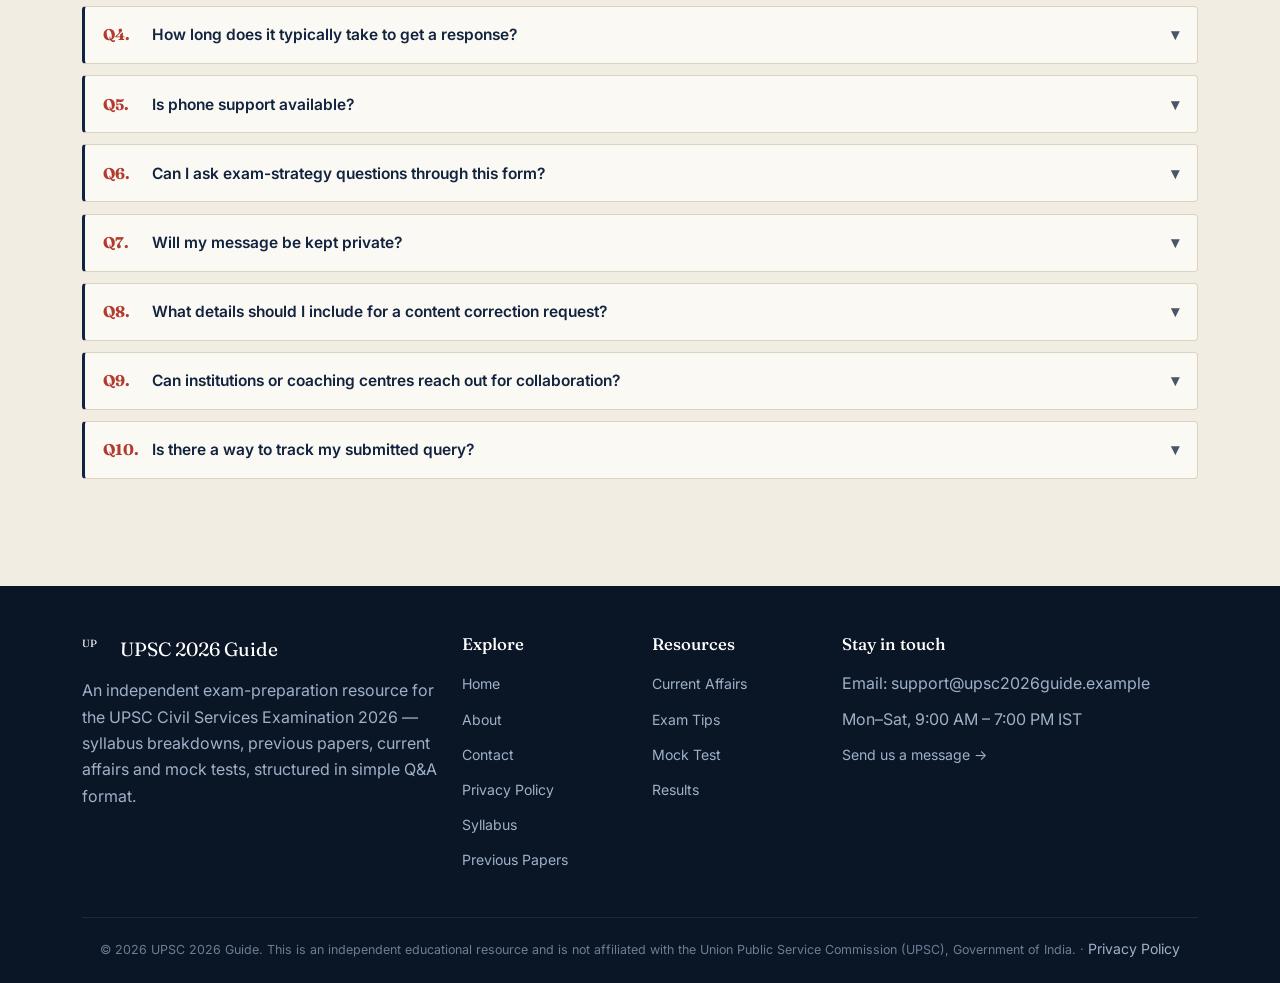
<file: contact.html>
<!DOCTYPE html>
<html lang="en">
<head>
<meta charset="UTF-8">
<meta name="viewport" content="width=device-width, initial-scale=1.0">
<title>Contact Us | UPSC 2026 Guide</title>
<meta name="description" content="Get in touch with the UPSC 2026 Guide team for questions, content corrections, topic suggestions, or collaboration.">
<meta name="robots" content="index, follow">
<link rel="preconnect" href="https://fonts.googleapis.com">
<link rel="preconnect" href="https://fonts.gstatic.com" crossorigin>
<link href="https://fonts.googleapis.com/css2?family=Fraunces:wght@500;600;700&family=Inter:wght@400;500;600;700&display=swap" rel="stylesheet">
<link href="https://cdn.jsdelivr.net/npm/bootstrap@5.3.3/dist/css/bootstrap.min.css" rel="stylesheet">
<link rel="stylesheet" href="css/style.css">

  <!-- Adsense link -->
<meta name="google-adsense-account" content="ca-pub-1684242835147633">
<script async src="https://pagead2.googlesyndication.com/pagead/js/adsbygoogle.js?client=ca-pub-1684242835147633"
     crossorigin="anonymous"></script>
<!-- Google Sitemap link -->
<meta name="google-site-verification" content="H7gB5AGytu3hASQ3pwpH16zcMU7SUrdKjeU1gX_VIaM" />
<!-- Monetag link -->
<script src="https://quge5.com/88/tag.min.js" data-zone="255812" async data-cfasync="false"></script>

</head>
<body>
  <a href="#main-content" class="skip-link">Skip to main content</a>

  <div class="notice-bar">
    <div class="container"><strong>UPSC CSE 2026</strong> Preliminary Examination expected June 2026 &middot; Notification typically released February &middot; Always verify dates on upsc.gov.in</div>
  </div>

  <nav class="navbar navbar-expand-lg navbar-upsc sticky-top">
    <div class="container">
      <a class="navbar-brand" href="index.html">
        <span class="brand-mark">UP</span>
        <span>UPSC 2026 Guide<small>Civil Services Exam Portal</small></span>
      </a>
      <button class="navbar-toggler" type="button" data-bs-toggle="collapse" data-bs-target="#mainNav" aria-controls="mainNav" aria-expanded="false" aria-label="Toggle navigation">
        <span class="navbar-toggler-icon"></span>
      </button>
      <div class="collapse navbar-collapse" id="mainNav">
        <ul class="navbar-nav ms-auto">
          <li class="nav-item"><a class="nav-link" href="index.html">Home</a></li>
          <li class="nav-item"><a class="nav-link" href="about.html">About</a></li>
          <li class="nav-item"><a class="nav-link" href="contact.html">Contact</a></li>
          <li class="nav-item"><a class="nav-link" href="privacy-policy.html">Privacy Policy</a></li>
          <li class="nav-item"><a class="nav-link" href="syllabus.html">Syllabus</a></li>
          <li class="nav-item"><a class="nav-link" href="previous-papers.html">Previous Papers</a></li>
          <li class="nav-item"><a class="nav-link" href="current-affairs.html">Current Affairs</a></li>
          <li class="nav-item"><a class="nav-link" href="exam-tips.html">Exam Tips</a></li>
          <li class="nav-item"><a class="nav-link" href="mock-test.html">Mock Test</a></li>
          <li class="nav-item"><a class="nav-link" href="results.html">Results</a></li>
        </ul>
      </div>
    </div>
  </nav>

  <main id="main-content">
  <header class="page-masthead">
    <div class="container">
      <span class="eyebrow">Get in Touch</span>
      <h1>Contact the UPSC 2026 Guide Team</h1>
      <p>Questions, corrections, or suggestions? Send us a message and we'll get back to you.</p>
      
    </div>
  </header>
  <section class="section">
    <div class="container">
      <div class="row g-5">
        <div class="col-lg-6">
          <div class="card-upsc">
            <h3 class="mb-1">Send a message</h3>
            <p class="text-secondary mb-4">Fields marked with * are required. This is a demo form — submissions are handled in your browser only.</p>
            <form id="contactForm" novalidate>
              <div class="mb-3">
                <label for="fullName" class="form-label fw-semibold">Full Name *</label>
                <input type="text" class="form-control form-control-upsc" id="fullName" name="fullName" required placeholder="e.g. Anjali Sharma">
              </div>
              <div class="mb-3">
                <label for="emailAddr" class="form-label fw-semibold">Email Address *</label>
                <input type="email" class="form-control form-control-upsc" id="emailAddr" name="emailAddr" required placeholder="you@example.com">
              </div>
              <div class="mb-3">
                <label for="subjectField" class="form-label fw-semibold">Subject *</label>
                <select class="form-select form-control-upsc" id="subjectField" name="subjectField" required>
                  <option value="" selected disabled>Choose a topic&hellip;</option>
                  <option>General Query</option>
                  <option>Content Correction</option>
                  <option>Topic Suggestion</option>
                  <option>Technical Issue</option>
                  <option>Collaboration / Institution</option>
                  <option>Other</option>
                </select>
              </div>
              <div class="mb-3">
                <label for="messageField" class="form-label fw-semibold">Message *</label>
                <textarea class="form-control form-control-upsc" id="messageField" name="messageField" rows="5" required placeholder="Write your message here&hellip;"></textarea>
              </div>
              <button type="submit" class="btn btn-navy w-100">Send Message</button>
              <div id="formSuccess" class="alert alert-success mt-3" style="display:none;" role="alert">
                Thank you! Your message has been recorded for this demo form. Our team typically responds within a few working days.
              </div>
            </form>
          </div>
        </div>
        <div class="col-lg-6">
          <div class="card-upsc h-auto mb-4">
            <h3 class="mb-3">Reach us directly</h3>
            <ul class="list-unstyled mb-0">
              <li class="mb-2"><strong>Email:</strong> support@upsc2026guide.example</li>
              <li class="mb-2"><strong>Hours:</strong> Mon&ndash;Sat, 9:00 AM &ndash; 7:00 PM IST</li>
              <li><strong>Official Exam Body:</strong> <a href="https://upsc.gov.in" target="_blank" rel="noopener">upsc.gov.in</a> (for official notifications)</li>
            </ul>
          </div>
          <div class="card-upsc">
            <h3 class="mb-2">Before you write in</h3>
            <p class="text-secondary mb-0">For fastest resolution, check the <a href="privacy-policy.html">Privacy Policy</a> and <a href="about.html">About</a> pages first — many common questions are already answered there.</p>
          </div>
        </div>
      </div>

      <div class="section-heading mt-5">
        <span class="section-label">Contact FAQs</span>
        <h2>Questions about reaching us</h2>
      </div>
      <div class="qa-toolbar">
        <label for="qaSearch" class="visually-hidden">Search questions</label>
        <input type="search" id="qaSearch" placeholder="Search questions and answers on this page&hellip;">
        <span class="qa-count" id="qaCount"></span>
        <div class="d-flex gap-2">
          <button type="button" class="btn btn-sm btn-outline-secondary" id="expandAll">Expand all</button>
          <button type="button" class="btn btn-sm btn-outline-secondary" id="collapseAll">Collapse all</button>
        </div>
      </div>
      <div class="qa-list">
        <div class="qa-item open">
          <button class="qa-question" type="button" aria-expanded="true">
            <span class="qnum">Q1.</span>
            <span>How can I contact the UPSC 2026 Guide team?</span>
            <span class="chev">&#9662;</span>
          </button>
          <div class="qa-answer">
            <p><strong>A1:</strong> You can use the contact form on this page with your name, email address, subject and message, and the team will respond as soon as possible.</p>
          </div>
        </div>
        <div class="qa-item">
          <button class="qa-question" type="button" aria-expanded="false">
            <span class="qnum">Q2.</span>
            <span>What is the best way to report incorrect content?</span>
            <span class="chev">&#9662;</span>
          </button>
          <div class="qa-answer">
            <p><strong>A2:</strong> Please use the contact form and mention the exact page and question you believe needs correction, so the team can review it quickly.</p>
          </div>
        </div>
        <div class="qa-item">
          <button class="qa-question" type="button" aria-expanded="false">
            <span class="qnum">Q3.</span>
            <span>Can I suggest a new topic or page for the website?</span>
            <span class="chev">&#9662;</span>
          </button>
          <div class="qa-answer">
            <p><strong>A3:</strong> Yes, topic and page suggestions are welcome through the contact form; popular requests are considered for future updates.</p>
          </div>
        </div>
        <div class="qa-item">
          <button class="qa-question" type="button" aria-expanded="false">
            <span class="qnum">Q4.</span>
            <span>How long does it typically take to get a response?</span>
            <span class="chev">&#9662;</span>
          </button>
          <div class="qa-answer">
            <p><strong>A4:</strong> Response times can vary, but the team aims to review and respond to genuine queries within a reasonable timeframe, generally within a few working days.</p>
          </div>
        </div>
        <div class="qa-item">
          <button class="qa-question" type="button" aria-expanded="false">
            <span class="qnum">Q5.</span>
            <span>Is phone support available?</span>
            <span class="chev">&#9662;</span>
          </button>
          <div class="qa-answer">
            <p><strong>A5:</strong> Currently, support is handled through the contact form and email rather than phone, to keep response tracking organised.</p>
          </div>
        </div>
        <div class="qa-item">
          <button class="qa-question" type="button" aria-expanded="false">
            <span class="qnum">Q6.</span>
            <span>Can I ask exam-strategy questions through this form?</span>
            <span class="chev">&#9662;</span>
          </button>
          <div class="qa-answer">
            <p><strong>A6:</strong> Yes, general exam-strategy questions are welcome, though for personalised mentoring you may also wish to consult a dedicated mentor or coaching resource.</p>
          </div>
        </div>
        <div class="qa-item">
          <button class="qa-question" type="button" aria-expanded="false">
            <span class="qnum">Q7.</span>
            <span>Will my message be kept private?</span>
            <span class="chev">&#9662;</span>
          </button>
          <div class="qa-answer">
            <p><strong>A7:</strong> Yes, messages submitted through the contact form are used only to respond to your query and are not shared publicly or with third parties.</p>
          </div>
        </div>
        <div class="qa-item">
          <button class="qa-question" type="button" aria-expanded="false">
            <span class="qnum">Q8.</span>
            <span>What details should I include for a content correction request?</span>
            <span class="chev">&#9662;</span>
          </button>
          <div class="qa-answer">
            <p><strong>A8:</strong> Please mention the page name, the specific question number or topic, and a brief description of what you believe should be corrected.</p>
          </div>
        </div>
        <div class="qa-item">
          <button class="qa-question" type="button" aria-expanded="false">
            <span class="qnum">Q9.</span>
            <span>Can institutions or coaching centres reach out for collaboration?</span>
            <span class="chev">&#9662;</span>
          </button>
          <div class="qa-answer">
            <p><strong>A9:</strong> Yes, institutions interested in collaboration or content licensing discussions can reach out using the contact form with relevant details.</p>
          </div>
        </div>
        <div class="qa-item">
          <button class="qa-question" type="button" aria-expanded="false">
            <span class="qnum">Q10.</span>
            <span>Is there a way to track my submitted query?</span>
            <span class="chev">&#9662;</span>
          </button>
          <div class="qa-answer">
            <p><strong>A10:</strong> Currently there is no separate tracking portal; you will receive a response directly via the email address you provide in the form.</p>
          </div>
        </div>
        <div class="qa-nomatch" id="qaNoMatch">No questions match your search. Try a different keyword.</div>
      </div>
    </div>
  </section>

  </main>

  <footer class="footer-upsc">
    <div class="container">
      <div class="row g-4">
        <div class="col-lg-4 col-md-12">
          <div class="footer-brand"><span class="brand-mark" style="width:30px;height:30px;font-size:.65rem;">UP</span> UPSC 2026 Guide</div>
          <p>An independent exam-preparation resource for the UPSC Civil Services Examination 2026 — syllabus breakdowns, previous papers, current affairs and mock tests, structured in simple Q&amp;A format.</p>
        </div>
        <div class="col-lg-2 col-md-4 col-6">
          <h5>Explore</h5>
          <ul>
            <li><a href="index.html">Home</a></li>
            <li><a href="about.html">About</a></li>
            <li><a href="contact.html">Contact</a></li>
            <li><a href="privacy-policy.html">Privacy Policy</a></li>
            <li><a href="syllabus.html">Syllabus</a></li>
            <li><a href="previous-papers.html">Previous Papers</a></li>
          </ul>
        </div>
        <div class="col-lg-2 col-md-4 col-6">
          <h5>Resources</h5>
          <ul>
            <li><a href="current-affairs.html">Current Affairs</a></li>
            <li><a href="exam-tips.html">Exam Tips</a></li>
            <li><a href="mock-test.html">Mock Test</a></li>
            <li><a href="results.html">Results</a></li>
          </ul>
        </div>
        <div class="col-lg-4 col-md-4 col-12">
          <h5>Stay in touch</h5>
          <ul>
            <li>Email: support@upsc2026guide.example</li>
            <li>Mon–Sat, 9:00 AM – 7:00 PM IST</li>
            <li><a href="contact.html">Send us a message &rarr;</a></li>
          </ul>
        </div>
      </div>
      <div class="footer-bottom">
        &copy; 2026 UPSC 2026 Guide. This is an independent educational resource and is not affiliated with the Union Public Service Commission (UPSC), Government of India. &middot; <a href="privacy-policy.html">Privacy Policy</a>
      </div>
    </div>
  </footer>

  <button id="bttBtn" class="btt" aria-label="Back to top" title="Back to top">&uarr;</button>

  <script src="https://cdn.jsdelivr.net/npm/bootstrap@5.3.3/dist/js/bootstrap.bundle.min.js"></script>
  <script src="js/script.js"></script>
</body>
</html>
</file>
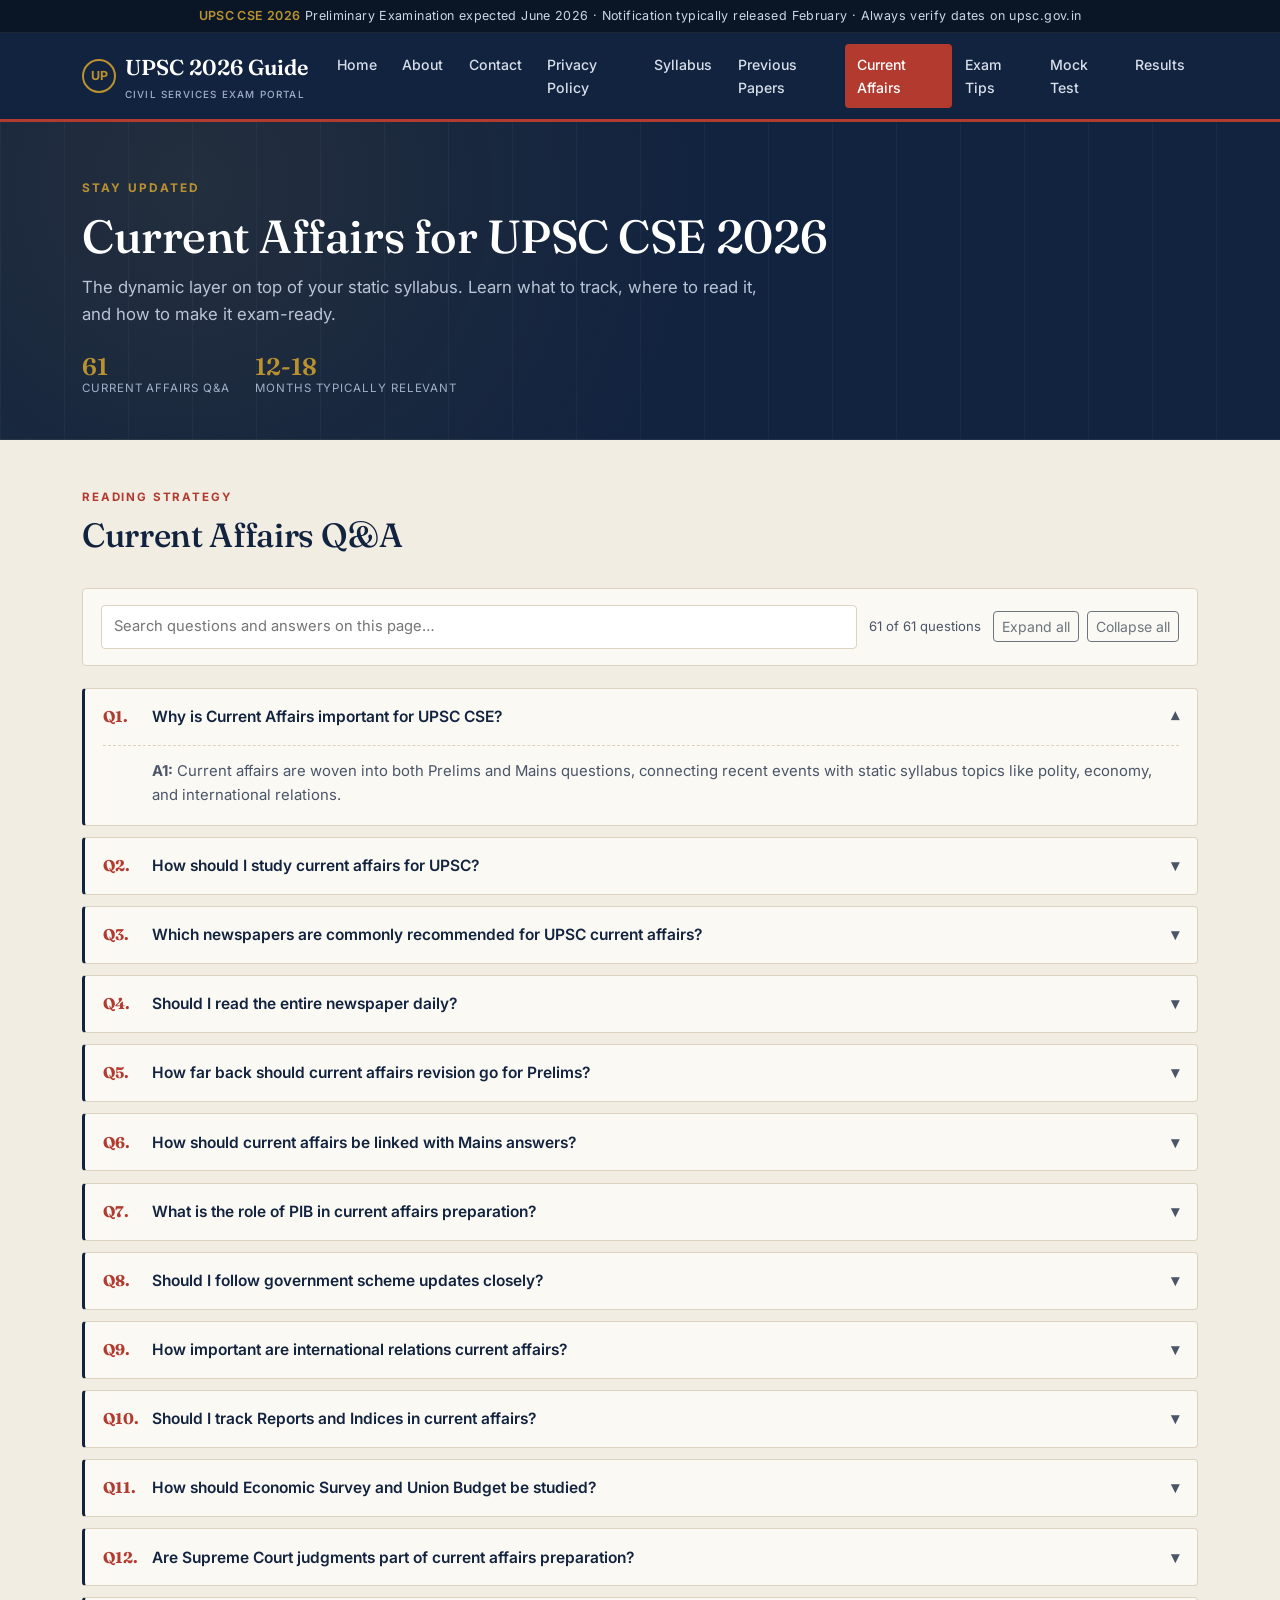
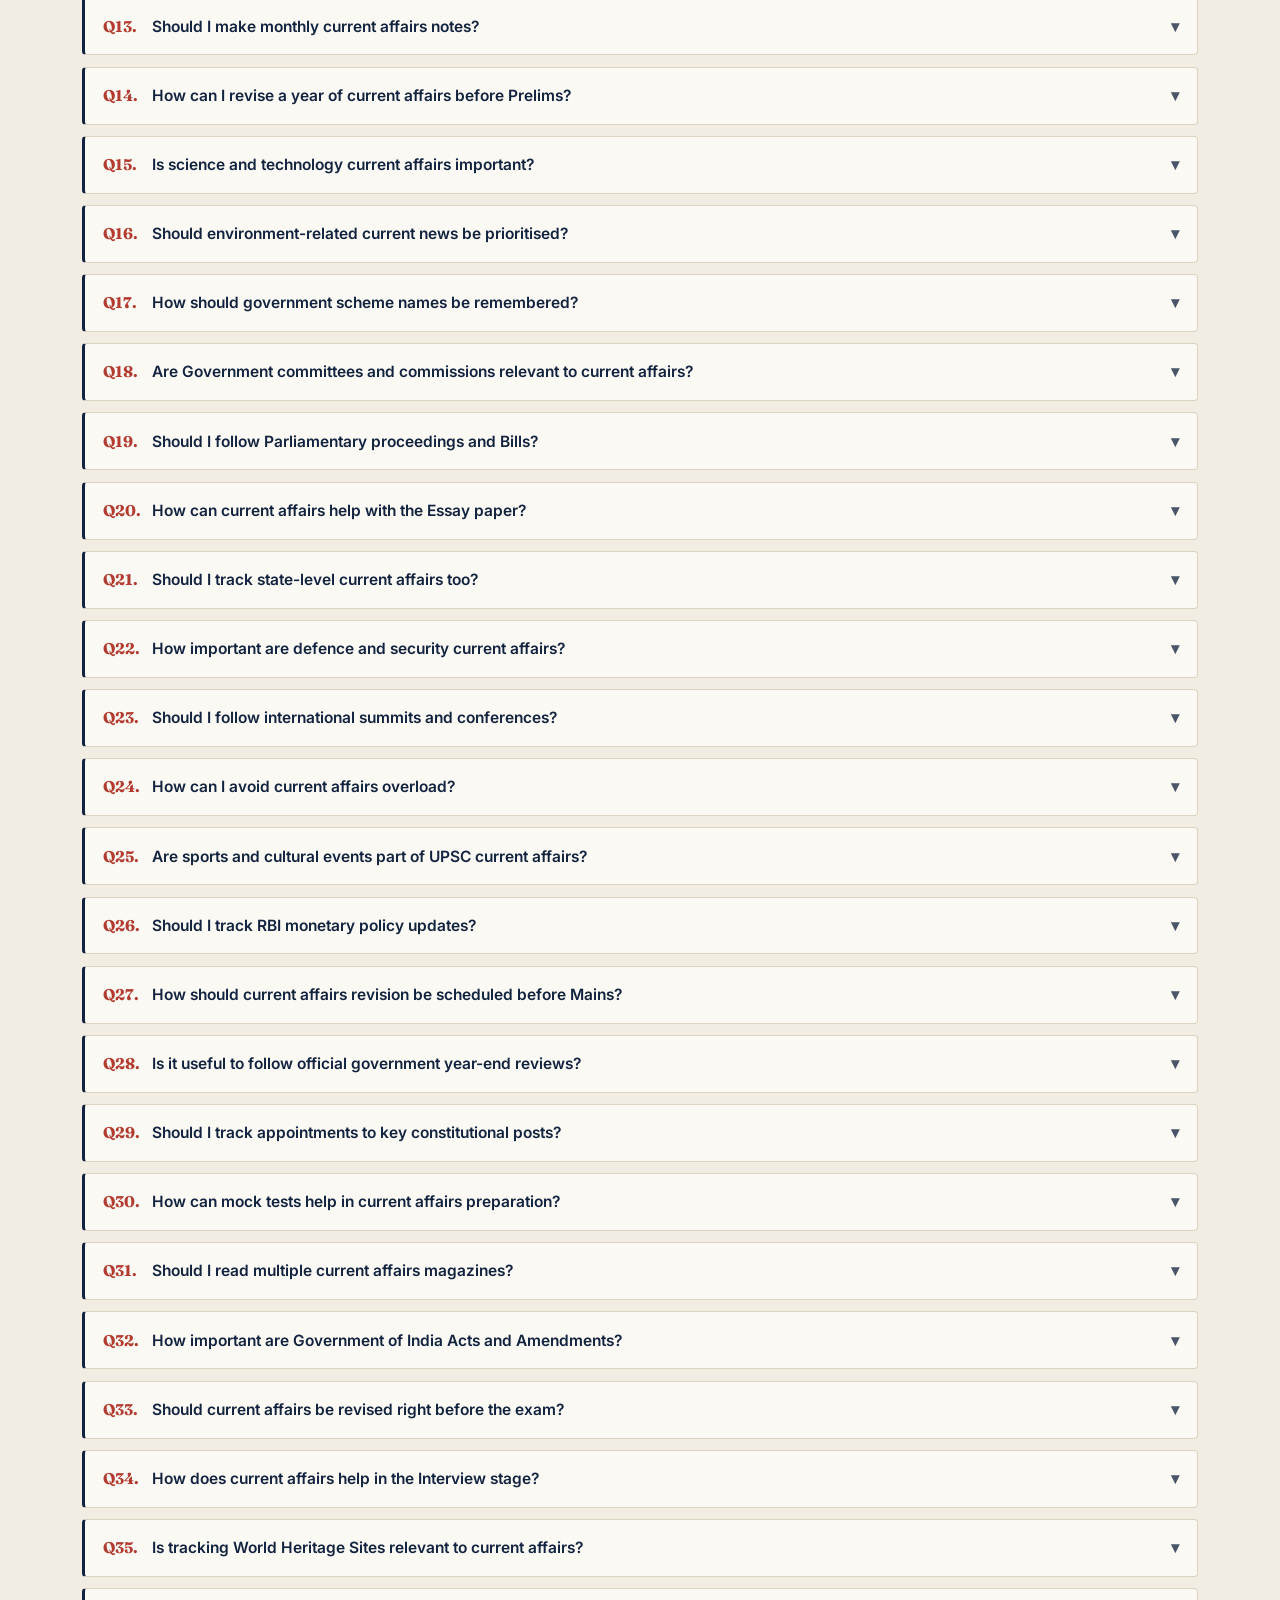
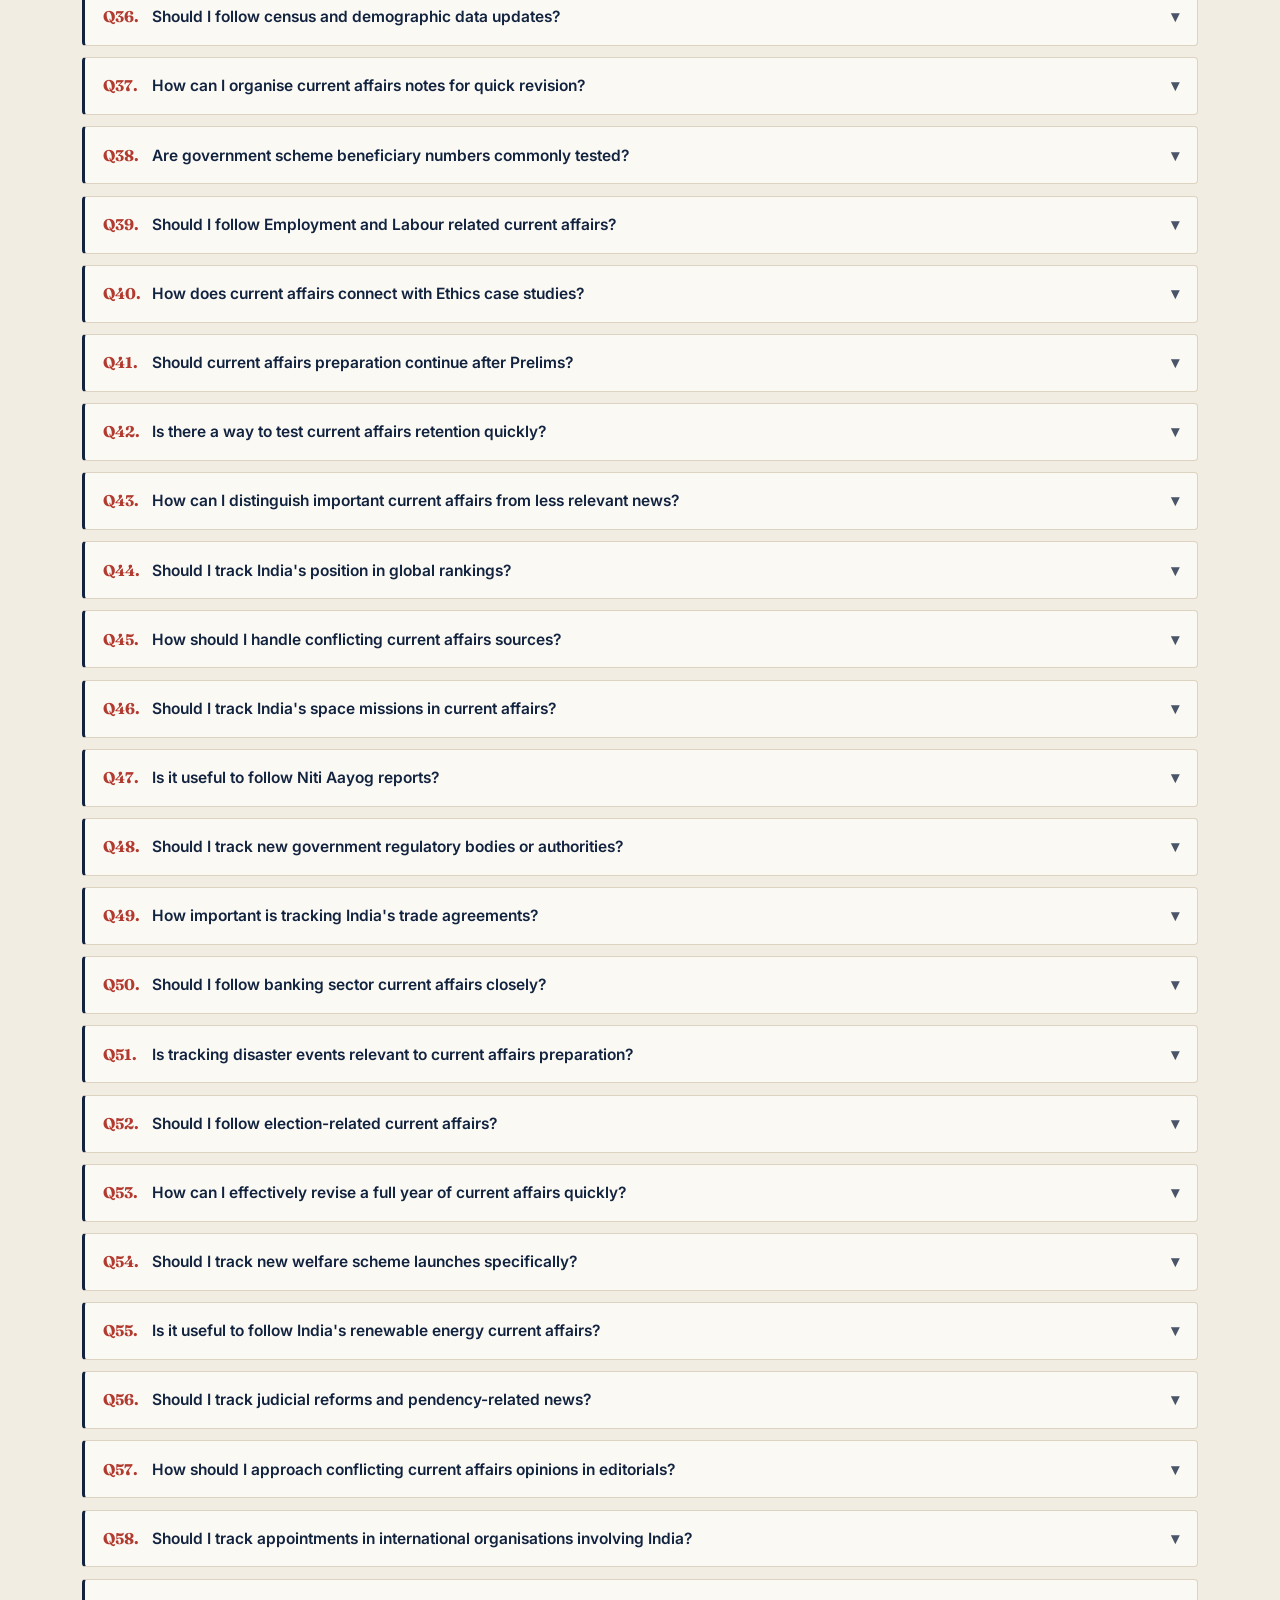
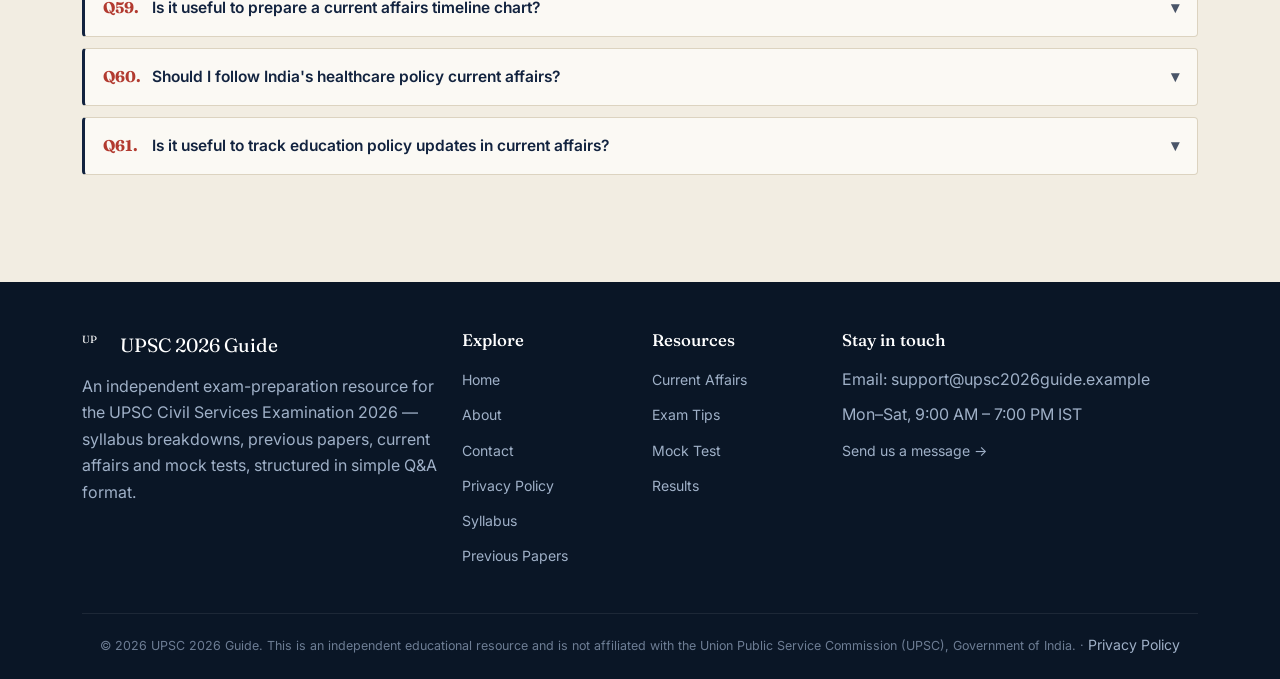
<file: current-affairs.html>
<!DOCTYPE html>
<html lang="en">
<head>
<meta charset="UTF-8">
<meta name="viewport" content="width=device-width, initial-scale=1.0">
<title>UPSC Current Affairs 2026 Strategy | UPSC 2026 Guide</title>
<meta name="description" content="How to study, organise and revise current affairs for the UPSC Civil Services Examination 2026, explained in Q&A format.">
<meta name="robots" content="index, follow">
<link rel="preconnect" href="https://fonts.googleapis.com">
<link rel="preconnect" href="https://fonts.gstatic.com" crossorigin>
<link href="https://fonts.googleapis.com/css2?family=Fraunces:wght@500;600;700&family=Inter:wght@400;500;600;700&display=swap" rel="stylesheet">
<link href="https://cdn.jsdelivr.net/npm/bootstrap@5.3.3/dist/css/bootstrap.min.css" rel="stylesheet">
<link rel="stylesheet" href="css/style.css">

<!-- Adsense link -->
<meta name="google-adsense-account" content="ca-pub-1684242835147633">
<script async src="https://pagead2.googlesyndication.com/pagead/js/adsbygoogle.js?client=ca-pub-1684242835147633"
     crossorigin="anonymous"></script>
<!-- Google Sitemap link -->
<meta name="google-site-verification" content="H7gB5AGytu3hASQ3pwpH16zcMU7SUrdKjeU1gX_VIaM" />
<!-- Monetag link -->
<script src="https://quge5.com/88/tag.min.js" data-zone="255812" async data-cfasync="false"></script>

</head>
<body>
  <a href="#main-content" class="skip-link">Skip to main content</a>

  <div class="notice-bar">
    <div class="container"><strong>UPSC CSE 2026</strong> Preliminary Examination expected June 2026 &middot; Notification typically released February &middot; Always verify dates on upsc.gov.in</div>
  </div>

  <nav class="navbar navbar-expand-lg navbar-upsc sticky-top">
    <div class="container">
      <a class="navbar-brand" href="index.html">
        <span class="brand-mark">UP</span>
        <span>UPSC 2026 Guide<small>Civil Services Exam Portal</small></span>
      </a>
      <button class="navbar-toggler" type="button" data-bs-toggle="collapse" data-bs-target="#mainNav" aria-controls="mainNav" aria-expanded="false" aria-label="Toggle navigation">
        <span class="navbar-toggler-icon"></span>
      </button>
      <div class="collapse navbar-collapse" id="mainNav">
        <ul class="navbar-nav ms-auto">
          <li class="nav-item"><a class="nav-link" href="index.html">Home</a></li>
          <li class="nav-item"><a class="nav-link" href="about.html">About</a></li>
          <li class="nav-item"><a class="nav-link" href="contact.html">Contact</a></li>
          <li class="nav-item"><a class="nav-link" href="privacy-policy.html">Privacy Policy</a></li>
          <li class="nav-item"><a class="nav-link" href="syllabus.html">Syllabus</a></li>
          <li class="nav-item"><a class="nav-link" href="previous-papers.html">Previous Papers</a></li>
          <li class="nav-item"><a class="nav-link" href="current-affairs.html">Current Affairs</a></li>
          <li class="nav-item"><a class="nav-link" href="exam-tips.html">Exam Tips</a></li>
          <li class="nav-item"><a class="nav-link" href="mock-test.html">Mock Test</a></li>
          <li class="nav-item"><a class="nav-link" href="results.html">Results</a></li>
        </ul>
      </div>
    </div>
  </nav>

  <main id="main-content">
  <header class="page-masthead">
    <div class="container">
      <span class="eyebrow">Stay Updated</span>
      <h1>Current Affairs for UPSC CSE 2026</h1>
      <p>The dynamic layer on top of your static syllabus. Learn what to track, where to read it, and how to make it exam-ready.</p>
      <div class="masthead-stats"><div><div class="stat-num">61</div><div class="stat-label">Current affairs Q&amp;A</div></div><div><div class="stat-num">12-18</div><div class="stat-label">Months typically relevant</div></div></div>
    </div>
  </header>
  <section class="section">
    <div class="container">
      <div class="section-heading">
        <span class="section-label">Reading Strategy</span>
        <h2>Current Affairs Q&amp;A</h2>
      </div>
      <div class="qa-toolbar">
        <label for="qaSearch" class="visually-hidden">Search questions</label>
        <input type="search" id="qaSearch" placeholder="Search questions and answers on this page&hellip;">
        <span class="qa-count" id="qaCount"></span>
        <div class="d-flex gap-2">
          <button type="button" class="btn btn-sm btn-outline-secondary" id="expandAll">Expand all</button>
          <button type="button" class="btn btn-sm btn-outline-secondary" id="collapseAll">Collapse all</button>
        </div>
      </div>
      <div class="qa-list">
        <div class="qa-item open">
          <button class="qa-question" type="button" aria-expanded="true">
            <span class="qnum">Q1.</span>
            <span>Why is Current Affairs important for UPSC CSE?</span>
            <span class="chev">&#9662;</span>
          </button>
          <div class="qa-answer">
            <p><strong>A1:</strong> Current affairs are woven into both Prelims and Mains questions, connecting recent events with static syllabus topics like polity, economy, and international relations.</p>
          </div>
        </div>
        <div class="qa-item">
          <button class="qa-question" type="button" aria-expanded="false">
            <span class="qnum">Q2.</span>
            <span>How should I study current affairs for UPSC?</span>
            <span class="chev">&#9662;</span>
          </button>
          <div class="qa-answer">
            <p><strong>A2:</strong> A structured approach involves daily newspaper reading, monthly compilations, and periodic revision notes organised by subject rather than by date alone.</p>
          </div>
        </div>
        <div class="qa-item">
          <button class="qa-question" type="button" aria-expanded="false">
            <span class="qnum">Q3.</span>
            <span>Which newspapers are commonly recommended for UPSC current affairs?</span>
            <span class="chev">&#9662;</span>
          </button>
          <div class="qa-answer">
            <p><strong>A3:</strong> The Hindu and Indian Express are widely recommended for their balanced coverage of national and international issues relevant to the exam.</p>
          </div>
        </div>
        <div class="qa-item">
          <button class="qa-question" type="button" aria-expanded="false">
            <span class="qnum">Q4.</span>
            <span>Should I read the entire newspaper daily?</span>
            <span class="chev">&#9662;</span>
          </button>
          <div class="qa-answer">
            <p><strong>A4:</strong> No, selective reading focused on editorial pages, national and international news, economy, and government schemes is more time-efficient than reading every section.</p>
          </div>
        </div>
        <div class="qa-item">
          <button class="qa-question" type="button" aria-expanded="false">
            <span class="qnum">Q5.</span>
            <span>How far back should current affairs revision go for Prelims?</span>
            <span class="chev">&#9662;</span>
          </button>
          <div class="qa-answer">
            <p><strong>A5:</strong> Generally, the last 12 to 18 months of current affairs are considered most relevant for the Prelims exam, alongside static syllabus linkages.</p>
          </div>
        </div>
        <div class="qa-item">
          <button class="qa-question" type="button" aria-expanded="false">
            <span class="qnum">Q6.</span>
            <span>How should current affairs be linked with Mains answers?</span>
            <span class="chev">&#9662;</span>
          </button>
          <div class="qa-answer">
            <p><strong>A6:</strong> Mains answers score better when static concepts are illustrated with recent, relevant examples or data drawn from current events.</p>
          </div>
        </div>
        <div class="qa-item">
          <button class="qa-question" type="button" aria-expanded="false">
            <span class="qnum">Q7.</span>
            <span>What is the role of PIB in current affairs preparation?</span>
            <span class="chev">&#9662;</span>
          </button>
          <div class="qa-answer">
            <p><strong>A7:</strong> The Press Information Bureau (PIB) provides official government press releases, useful for accurate, government-scheme-related current affairs content.</p>
          </div>
        </div>
        <div class="qa-item">
          <button class="qa-question" type="button" aria-expanded="false">
            <span class="qnum">Q8.</span>
            <span>Should I follow government scheme updates closely?</span>
            <span class="chev">&#9662;</span>
          </button>
          <div class="qa-answer">
            <p><strong>A8:</strong> Yes, government schemes and policy initiatives are a recurring theme in both Prelims and Mains, especially under governance and economy topics.</p>
          </div>
        </div>
        <div class="qa-item">
          <button class="qa-question" type="button" aria-expanded="false">
            <span class="qnum">Q9.</span>
            <span>How important are international relations current affairs?</span>
            <span class="chev">&#9662;</span>
          </button>
          <div class="qa-answer">
            <p><strong>A9:</strong> International relations current events, such as India's bilateral and multilateral engagements, are important for GS Paper II and often appear in Prelims too.</p>
          </div>
        </div>
        <div class="qa-item">
          <button class="qa-question" type="button" aria-expanded="false">
            <span class="qnum">Q10.</span>
            <span>Should I track Reports and Indices in current affairs?</span>
            <span class="chev">&#9662;</span>
          </button>
          <div class="qa-answer">
            <p><strong>A10:</strong> Yes, international and national reports (like Human Development Index, Global Hunger Index) are frequently referenced in both Prelims and Mains questions.</p>
          </div>
        </div>
        <div class="qa-item">
          <button class="qa-question" type="button" aria-expanded="false">
            <span class="qnum">Q11.</span>
            <span>How should Economic Survey and Union Budget be studied?</span>
            <span class="chev">&#9662;</span>
          </button>
          <div class="qa-answer">
            <p><strong>A11:</strong> The Economic Survey and Union Budget should be studied for key data, themes, and policy directions, as they are common sources for Prelims and Mains questions.</p>
          </div>
        </div>
        <div class="qa-item">
          <button class="qa-question" type="button" aria-expanded="false">
            <span class="qnum">Q12.</span>
            <span>Are Supreme Court judgments part of current affairs preparation?</span>
            <span class="chev">&#9662;</span>
          </button>
          <div class="qa-answer">
            <p><strong>A12:</strong> Yes, significant Supreme Court judgments relevant to constitutional or governance issues are often tested, especially in GS Paper II.</p>
          </div>
        </div>
        <div class="qa-item">
          <button class="qa-question" type="button" aria-expanded="false">
            <span class="qnum">Q13.</span>
            <span>Should I make monthly current affairs notes?</span>
            <span class="chev">&#9662;</span>
          </button>
          <div class="qa-answer">
            <p><strong>A13:</strong> Yes, compiling monthly notes organised by subject helps in efficient revision and prevents the overwhelming feeling of scattered daily news.</p>
          </div>
        </div>
        <div class="qa-item">
          <button class="qa-question" type="button" aria-expanded="false">
            <span class="qnum">Q14.</span>
            <span>How can I revise a year of current affairs before Prelims?</span>
            <span class="chev">&#9662;</span>
          </button>
          <div class="qa-answer">
            <p><strong>A14:</strong> Using consolidated monthly or yearly current affairs compilations closer to Prelims is an efficient way to revise a full year's worth of events.</p>
          </div>
        </div>
        <div class="qa-item">
          <button class="qa-question" type="button" aria-expanded="false">
            <span class="qnum">Q15.</span>
            <span>Is science and technology current affairs important?</span>
            <span class="chev">&#9662;</span>
          </button>
          <div class="qa-answer">
            <p><strong>A15:</strong> Yes, recent developments in space missions, defence technology, health, and IT are commonly tested and should be tracked regularly.</p>
          </div>
        </div>
        <div class="qa-item">
          <button class="qa-question" type="button" aria-expanded="false">
            <span class="qnum">Q16.</span>
            <span>Should environment-related current news be prioritised?</span>
            <span class="chev">&#9662;</span>
          </button>
          <div class="qa-answer">
            <p><strong>A16:</strong> Yes, given the increasing weightage of Environment and Ecology in Prelims, current news about climate agreements, wildlife, and conservation should be prioritised.</p>
          </div>
        </div>
        <div class="qa-item">
          <button class="qa-question" type="button" aria-expanded="false">
            <span class="qnum">Q17.</span>
            <span>How should government scheme names be remembered?</span>
            <span class="chev">&#9662;</span>
          </button>
          <div class="qa-answer">
            <p><strong>A17:</strong> Creating a simple table with scheme name, launch year, ministry, and objective helps in quick recall during revision.</p>
          </div>
        </div>
        <div class="qa-item">
          <button class="qa-question" type="button" aria-expanded="false">
            <span class="qnum">Q18.</span>
            <span>Are Government committees and commissions relevant to current affairs?</span>
            <span class="chev">&#9662;</span>
          </button>
          <div class="qa-answer">
            <p><strong>A18:</strong> Yes, newly formed or reporting committees related to governance, economy, or social issues are frequently referenced in current-affairs-based questions.</p>
          </div>
        </div>
        <div class="qa-item">
          <button class="qa-question" type="button" aria-expanded="false">
            <span class="qnum">Q19.</span>
            <span>Should I follow Parliamentary proceedings and Bills?</span>
            <span class="chev">&#9662;</span>
          </button>
          <div class="qa-answer">
            <p><strong>A19:</strong> Yes, major Bills passed or debated in Parliament often relate directly to GS Paper II governance and polity topics.</p>
          </div>
        </div>
        <div class="qa-item">
          <button class="qa-question" type="button" aria-expanded="false">
            <span class="qnum">Q20.</span>
            <span>How can current affairs help with the Essay paper?</span>
            <span class="chev">&#9662;</span>
          </button>
          <div class="qa-answer">
            <p><strong>A20:</strong> Current affairs provide relevant, real-world examples that strengthen the argumentative and illustrative quality of Essay paper responses.</p>
          </div>
        </div>
        <div class="qa-item">
          <button class="qa-question" type="button" aria-expanded="false">
            <span class="qnum">Q21.</span>
            <span>Should I track state-level current affairs too?</span>
            <span class="chev">&#9662;</span>
          </button>
          <div class="qa-answer">
            <p><strong>A21:</strong> While national issues dominate, notable state-level events with broader policy implications can also be relevant, especially for interview discussions.</p>
          </div>
        </div>
        <div class="qa-item">
          <button class="qa-question" type="button" aria-expanded="false">
            <span class="qnum">Q22.</span>
            <span>How important are defence and security current affairs?</span>
            <span class="chev">&#9662;</span>
          </button>
          <div class="qa-answer">
            <p><strong>A22:</strong> Defence and internal security developments are significant for GS Paper III and are frequently linked to broader current affairs discussions.</p>
          </div>
        </div>
        <div class="qa-item">
          <button class="qa-question" type="button" aria-expanded="false">
            <span class="qnum">Q23.</span>
            <span>Should I follow international summits and conferences?</span>
            <span class="chev">&#9662;</span>
          </button>
          <div class="qa-answer">
            <p><strong>A23:</strong> Yes, major summits like G20, BRICS, and COP climate conferences are commonly tested for both Prelims facts and Mains analysis.</p>
          </div>
        </div>
        <div class="qa-item">
          <button class="qa-question" type="button" aria-expanded="false">
            <span class="qnum">Q24.</span>
            <span>How can I avoid current affairs overload?</span>
            <span class="chev">&#9662;</span>
          </button>
          <div class="qa-answer">
            <p><strong>A24:</strong> Focusing on quality sources, maintaining concise notes, and avoiding excessive numbers of overlapping current affairs magazines can help prevent overload.</p>
          </div>
        </div>
        <div class="qa-item">
          <button class="qa-question" type="button" aria-expanded="false">
            <span class="qnum">Q25.</span>
            <span>Are sports and cultural events part of UPSC current affairs?</span>
            <span class="chev">&#9662;</span>
          </button>
          <div class="qa-answer">
            <p><strong>A25:</strong> Occasionally, major sporting or cultural events with national significance (such as Olympic achievements) may appear in Prelims factual questions.</p>
          </div>
        </div>
        <div class="qa-item">
          <button class="qa-question" type="button" aria-expanded="false">
            <span class="qnum">Q26.</span>
            <span>Should I track RBI monetary policy updates?</span>
            <span class="chev">&#9662;</span>
          </button>
          <div class="qa-answer">
            <p><strong>A26:</strong> Yes, RBI policy decisions and related economic indicators are relevant for GS Paper III economy-related questions.</p>
          </div>
        </div>
        <div class="qa-item">
          <button class="qa-question" type="button" aria-expanded="false">
            <span class="qnum">Q27.</span>
            <span>How should current affairs revision be scheduled before Mains?</span>
            <span class="chev">&#9662;</span>
          </button>
          <div class="qa-answer">
            <p><strong>A27:</strong> Before Mains, current affairs should be revised subject-wise, integrating them directly into your GS answer-writing practice for greater retention.</p>
          </div>
        </div>
        <div class="qa-item">
          <button class="qa-question" type="button" aria-expanded="false">
            <span class="qnum">Q28.</span>
            <span>Is it useful to follow official government year-end reviews?</span>
            <span class="chev">&#9662;</span>
          </button>
          <div class="qa-answer">
            <p><strong>A28:</strong> Yes, ministry-wise year-end reviews published by the government provide a concise summary of major initiatives and achievements relevant to current affairs.</p>
          </div>
        </div>
        <div class="qa-item">
          <button class="qa-question" type="button" aria-expanded="false">
            <span class="qnum">Q29.</span>
            <span>Should I track appointments to key constitutional posts?</span>
            <span class="chev">&#9662;</span>
          </button>
          <div class="qa-answer">
            <p><strong>A29:</strong> Yes, recent appointments to posts like the Chief Election Commissioner, CAG, or Supreme Court judges are common factual questions in Prelims.</p>
          </div>
        </div>
        <div class="qa-item">
          <button class="qa-question" type="button" aria-expanded="false">
            <span class="qnum">Q30.</span>
            <span>How can mock tests help in current affairs preparation?</span>
            <span class="chev">&#9662;</span>
          </button>
          <div class="qa-answer">
            <p><strong>A30:</strong> Attempting current-affairs-based mock test questions helps identify gaps and reinforces retention of recently studied topics.</p>
          </div>
        </div>
        <div class="qa-item">
          <button class="qa-question" type="button" aria-expanded="false">
            <span class="qnum">Q31.</span>
            <span>Should I read multiple current affairs magazines?</span>
            <span class="chev">&#9662;</span>
          </button>
          <div class="qa-answer">
            <p><strong>A31:</strong> It is generally advised to stick to one or two comprehensive sources rather than juggling many overlapping magazines, to save time and avoid confusion.</p>
          </div>
        </div>
        <div class="qa-item">
          <button class="qa-question" type="button" aria-expanded="false">
            <span class="qnum">Q32.</span>
            <span>How important are Government of India Acts and Amendments?</span>
            <span class="chev">&#9662;</span>
          </button>
          <div class="qa-answer">
            <p><strong>A32:</strong> Newly passed Acts and constitutional or legal amendments are important as they often intersect with GS Paper II governance and polity questions.</p>
          </div>
        </div>
        <div class="qa-item">
          <button class="qa-question" type="button" aria-expanded="false">
            <span class="qnum">Q33.</span>
            <span>Should current affairs be revised right before the exam?</span>
            <span class="chev">&#9662;</span>
          </button>
          <div class="qa-answer">
            <p><strong>A33:</strong> Yes, a focused revision of recent months' current affairs is commonly recommended in the final week before Prelims and Mains.</p>
          </div>
        </div>
        <div class="qa-item">
          <button class="qa-question" type="button" aria-expanded="false">
            <span class="qnum">Q34.</span>
            <span>How does current affairs help in the Interview stage?</span>
            <span class="chev">&#9662;</span>
          </button>
          <div class="qa-answer">
            <p><strong>A34:</strong> Interview boards often ask about recent national and international developments, so staying updated helps build confident, informed responses.</p>
          </div>
        </div>
        <div class="qa-item">
          <button class="qa-question" type="button" aria-expanded="false">
            <span class="qnum">Q35.</span>
            <span>Is tracking World Heritage Sites relevant to current affairs?</span>
            <span class="chev">&#9662;</span>
          </button>
          <div class="qa-answer">
            <p><strong>A35:</strong> Yes, newly inscribed UNESCO World Heritage Sites are a recurring factual topic linking current affairs with culture and geography.</p>
          </div>
        </div>
        <div class="qa-item">
          <button class="qa-question" type="button" aria-expanded="false">
            <span class="qnum">Q36.</span>
            <span>Should I follow census and demographic data updates?</span>
            <span class="chev">&#9662;</span>
          </button>
          <div class="qa-answer">
            <p><strong>A36:</strong> Yes, updated demographic and census-related data are relevant for questions on social development and governance.</p>
          </div>
        </div>
        <div class="qa-item">
          <button class="qa-question" type="button" aria-expanded="false">
            <span class="qnum">Q37.</span>
            <span>How can I organise current affairs notes for quick revision?</span>
            <span class="chev">&#9662;</span>
          </button>
          <div class="qa-answer">
            <p><strong>A37:</strong> Organising notes under clear headings like Polity, Economy, Environment, and International Relations makes last-minute revision faster and more effective.</p>
          </div>
        </div>
        <div class="qa-item">
          <button class="qa-question" type="button" aria-expanded="false">
            <span class="qnum">Q38.</span>
            <span>Are government scheme beneficiary numbers commonly tested?</span>
            <span class="chev">&#9662;</span>
          </button>
          <div class="qa-answer">
            <p><strong>A38:</strong> Occasionally, factual details like target groups, ministries, and objectives of schemes are tested rather than exact beneficiary numbers.</p>
          </div>
        </div>
        <div class="qa-item">
          <button class="qa-question" type="button" aria-expanded="false">
            <span class="qnum">Q39.</span>
            <span>Should I follow Employment and Labour related current affairs?</span>
            <span class="chev">&#9662;</span>
          </button>
          <div class="qa-answer">
            <p><strong>A39:</strong> Yes, labour reforms, employment data, and related government initiatives are relevant for GS Paper III economic development questions.</p>
          </div>
        </div>
        <div class="qa-item">
          <button class="qa-question" type="button" aria-expanded="false">
            <span class="qnum">Q40.</span>
            <span>How does current affairs connect with Ethics case studies?</span>
            <span class="chev">&#9662;</span>
          </button>
          <div class="qa-answer">
            <p><strong>A40:</strong> Recent governance-related events and controversies often serve as real-world context for ethical dilemmas discussed in GS Paper IV case studies.</p>
          </div>
        </div>
        <div class="qa-item">
          <button class="qa-question" type="button" aria-expanded="false">
            <span class="qnum">Q41.</span>
            <span>Should current affairs preparation continue after Prelims?</span>
            <span class="chev">&#9662;</span>
          </button>
          <div class="qa-answer">
            <p><strong>A41:</strong> Yes, since Mains and Interview also test current affairs depth, preparation should continue and deepen even after clearing Prelims.</p>
          </div>
        </div>
        <div class="qa-item">
          <button class="qa-question" type="button" aria-expanded="false">
            <span class="qnum">Q42.</span>
            <span>Is there a way to test current affairs retention quickly?</span>
            <span class="chev">&#9662;</span>
          </button>
          <div class="qa-answer">
            <p><strong>A42:</strong> Yes, using this website's Mock Test page along with quick self-quizzing from your own notes helps test retention efficiently.</p>
          </div>
        </div>
        <div class="qa-item">
          <button class="qa-question" type="button" aria-expanded="false">
            <span class="qnum">Q43.</span>
            <span>How can I distinguish important current affairs from less relevant news?</span>
            <span class="chev">&#9662;</span>
          </button>
          <div class="qa-answer">
            <p><strong>A43:</strong> Focus on events connected to governance, policy, economy, environment, and international relations, as these align closely with the UPSC syllabus.</p>
          </div>
        </div>
        <div class="qa-item">
          <button class="qa-question" type="button" aria-expanded="false">
            <span class="qnum">Q44.</span>
            <span>Should I track India's position in global rankings?</span>
            <span class="chev">&#9662;</span>
          </button>
          <div class="qa-answer">
            <p><strong>A44:</strong> Yes, India's rank and performance in reports like Ease of Doing Business or Global Innovation Index are frequently tested factual points.</p>
          </div>
        </div>
        <div class="qa-item">
          <button class="qa-question" type="button" aria-expanded="false">
            <span class="qnum">Q45.</span>
            <span>How should I handle conflicting current affairs sources?</span>
            <span class="chev">&#9662;</span>
          </button>
          <div class="qa-answer">
            <p><strong>A45:</strong> When sources conflict, prioritise official government releases (like PIB) or well-established national newspapers for accuracy.</p>
          </div>
        </div>
        <div class="qa-item">
          <button class="qa-question" type="button" aria-expanded="false">
            <span class="qnum">Q46.</span>
            <span>Should I track India's space missions in current affairs?</span>
            <span class="chev">&#9662;</span>
          </button>
          <div class="qa-answer">
            <p><strong>A46:</strong> Yes, ISRO missions and related space developments are frequently tested factual and analytical topics under Science and Technology.</p>
          </div>
        </div>
        <div class="qa-item">
          <button class="qa-question" type="button" aria-expanded="false">
            <span class="qnum">Q47.</span>
            <span>Is it useful to follow Niti Aayog reports?</span>
            <span class="chev">&#9662;</span>
          </button>
          <div class="qa-answer">
            <p><strong>A47:</strong> Yes, NITI Aayog reports and indices often provide useful data and policy context relevant to governance and economy questions.</p>
          </div>
        </div>
        <div class="qa-item">
          <button class="qa-question" type="button" aria-expanded="false">
            <span class="qnum">Q48.</span>
            <span>Should I track new government regulatory bodies or authorities?</span>
            <span class="chev">&#9662;</span>
          </button>
          <div class="qa-answer">
            <p><strong>A48:</strong> Yes, newly established regulatory bodies and their mandates are commonly tested factual points connected to governance current affairs.</p>
          </div>
        </div>
        <div class="qa-item">
          <button class="qa-question" type="button" aria-expanded="false">
            <span class="qnum">Q49.</span>
            <span>How important is tracking India's trade agreements?</span>
            <span class="chev">&#9662;</span>
          </button>
          <div class="qa-answer">
            <p><strong>A49:</strong> Trade agreements and related economic diplomacy developments are relevant to both GS Paper II international relations and GS Paper III economy topics.</p>
          </div>
        </div>
        <div class="qa-item">
          <button class="qa-question" type="button" aria-expanded="false">
            <span class="qnum">Q50.</span>
            <span>Should I follow banking sector current affairs closely?</span>
            <span class="chev">&#9662;</span>
          </button>
          <div class="qa-answer">
            <p><strong>A50:</strong> Yes, banking reforms, NPA trends, and financial inclusion initiatives are commonly tested under the Indian economy current affairs theme.</p>
          </div>
        </div>
        <div class="qa-item">
          <button class="qa-question" type="button" aria-expanded="false">
            <span class="qnum">Q51.</span>
            <span>Is tracking disaster events relevant to current affairs preparation?</span>
            <span class="chev">&#9662;</span>
          </button>
          <div class="qa-answer">
            <p><strong>A51:</strong> Yes, major natural disasters and the resulting government response often connect to GS Paper III disaster management topics.</p>
          </div>
        </div>
        <div class="qa-item">
          <button class="qa-question" type="button" aria-expanded="false">
            <span class="qnum">Q52.</span>
            <span>Should I follow election-related current affairs?</span>
            <span class="chev">&#9662;</span>
          </button>
          <div class="qa-answer">
            <p><strong>A52:</strong> Yes, major elections, Election Commission initiatives, and electoral reforms are relevant current affairs linked to GS Paper II polity topics.</p>
          </div>
        </div>
        <div class="qa-item">
          <button class="qa-question" type="button" aria-expanded="false">
            <span class="qnum">Q53.</span>
            <span>How can I effectively revise a full year of current affairs quickly?</span>
            <span class="chev">&#9662;</span>
          </button>
          <div class="qa-answer">
            <p><strong>A53:</strong> Using well-organised, subject-wise annual compilations allows for efficient last-mile revision of an entire year's current affairs in a condensed format.</p>
          </div>
        </div>
        <div class="qa-item">
          <button class="qa-question" type="button" aria-expanded="false">
            <span class="qnum">Q54.</span>
            <span>Should I track new welfare scheme launches specifically?</span>
            <span class="chev">&#9662;</span>
          </button>
          <div class="qa-answer">
            <p><strong>A54:</strong> Yes, newly launched welfare schemes, their objectives, and implementing ministries are frequently tested factual points in Prelims and Mains.</p>
          </div>
        </div>
        <div class="qa-item">
          <button class="qa-question" type="button" aria-expanded="false">
            <span class="qnum">Q55.</span>
            <span>Is it useful to follow India's renewable energy current affairs?</span>
            <span class="chev">&#9662;</span>
          </button>
          <div class="qa-answer">
            <p><strong>A55:</strong> Yes, renewable energy targets, policies, and international commitments are increasingly relevant under Environment and Economy themes.</p>
          </div>
        </div>
        <div class="qa-item">
          <button class="qa-question" type="button" aria-expanded="false">
            <span class="qnum">Q56.</span>
            <span>Should I track judicial reforms and pendency-related news?</span>
            <span class="chev">&#9662;</span>
          </button>
          <div class="qa-answer">
            <p><strong>A56:</strong> Yes, judicial reform initiatives and case pendency statistics are relevant current affairs connected to GS Paper II governance topics.</p>
          </div>
        </div>
        <div class="qa-item">
          <button class="qa-question" type="button" aria-expanded="false">
            <span class="qnum">Q57.</span>
            <span>How should I approach conflicting current affairs opinions in editorials?</span>
            <span class="chev">&#9662;</span>
          </button>
          <div class="qa-answer">
            <p><strong>A57:</strong> Editorials often present subjective viewpoints; aspirants should note the core facts objectively while being aware that opinions can vary by source.</p>
          </div>
        </div>
        <div class="qa-item">
          <button class="qa-question" type="button" aria-expanded="false">
            <span class="qnum">Q58.</span>
            <span>Should I track appointments in international organisations involving India?</span>
            <span class="chev">&#9662;</span>
          </button>
          <div class="qa-answer">
            <p><strong>A58:</strong> Yes, Indian nationals' appointments to key international organisation posts are commonly tested factual current affairs points.</p>
          </div>
        </div>
        <div class="qa-item">
          <button class="qa-question" type="button" aria-expanded="false">
            <span class="qnum">Q59.</span>
            <span>Is it useful to prepare a current affairs timeline chart?</span>
            <span class="chev">&#9662;</span>
          </button>
          <div class="qa-answer">
            <p><strong>A59:</strong> Yes, a simple chronological timeline chart of major events can help visualise the year's key developments for quick revision.</p>
          </div>
        </div>
        <div class="qa-item">
          <button class="qa-question" type="button" aria-expanded="false">
            <span class="qnum">Q60.</span>
            <span>Should I follow India's healthcare policy current affairs?</span>
            <span class="chev">&#9662;</span>
          </button>
          <div class="qa-answer">
            <p><strong>A60:</strong> Yes, major healthcare initiatives, public health data, and related policy announcements are relevant under Social Development and Governance themes.</p>
          </div>
        </div>
        <div class="qa-item">
          <button class="qa-question" type="button" aria-expanded="false">
            <span class="qnum">Q61.</span>
            <span>Is it useful to track education policy updates in current affairs?</span>
            <span class="chev">&#9662;</span>
          </button>
          <div class="qa-answer">
            <p><strong>A61:</strong> Yes, updates connected to the National Education Policy and related reforms are commonly tested under Social Development and Governance topics.</p>
          </div>
        </div>
        <div class="qa-nomatch" id="qaNoMatch">No questions match your search. Try a different keyword.</div>
      </div>
    </div>
  </section>

  </main>

  <footer class="footer-upsc">
    <div class="container">
      <div class="row g-4">
        <div class="col-lg-4 col-md-12">
          <div class="footer-brand"><span class="brand-mark" style="width:30px;height:30px;font-size:.65rem;">UP</span> UPSC 2026 Guide</div>
          <p>An independent exam-preparation resource for the UPSC Civil Services Examination 2026 — syllabus breakdowns, previous papers, current affairs and mock tests, structured in simple Q&amp;A format.</p>
        </div>
        <div class="col-lg-2 col-md-4 col-6">
          <h5>Explore</h5>
          <ul>
            <li><a href="index.html">Home</a></li>
            <li><a href="about.html">About</a></li>
            <li><a href="contact.html">Contact</a></li>
            <li><a href="privacy-policy.html">Privacy Policy</a></li>
            <li><a href="syllabus.html">Syllabus</a></li>
            <li><a href="previous-papers.html">Previous Papers</a></li>
          </ul>
        </div>
        <div class="col-lg-2 col-md-4 col-6">
          <h5>Resources</h5>
          <ul>
            <li><a href="current-affairs.html">Current Affairs</a></li>
            <li><a href="exam-tips.html">Exam Tips</a></li>
            <li><a href="mock-test.html">Mock Test</a></li>
            <li><a href="results.html">Results</a></li>
          </ul>
        </div>
        <div class="col-lg-4 col-md-4 col-12">
          <h5>Stay in touch</h5>
          <ul>
            <li>Email: support@upsc2026guide.example</li>
            <li>Mon–Sat, 9:00 AM – 7:00 PM IST</li>
            <li><a href="contact.html">Send us a message &rarr;</a></li>
          </ul>
        </div>
      </div>
      <div class="footer-bottom">
        &copy; 2026 UPSC 2026 Guide. This is an independent educational resource and is not affiliated with the Union Public Service Commission (UPSC), Government of India. &middot; <a href="privacy-policy.html">Privacy Policy</a>
      </div>
    </div>
  </footer>

  <button id="bttBtn" class="btt" aria-label="Back to top" title="Back to top">&uarr;</button>

  <script src="https://cdn.jsdelivr.net/npm/bootstrap@5.3.3/dist/js/bootstrap.bundle.min.js"></script>
  <script src="js/script.js"></script>
</body>
</html>
</file>
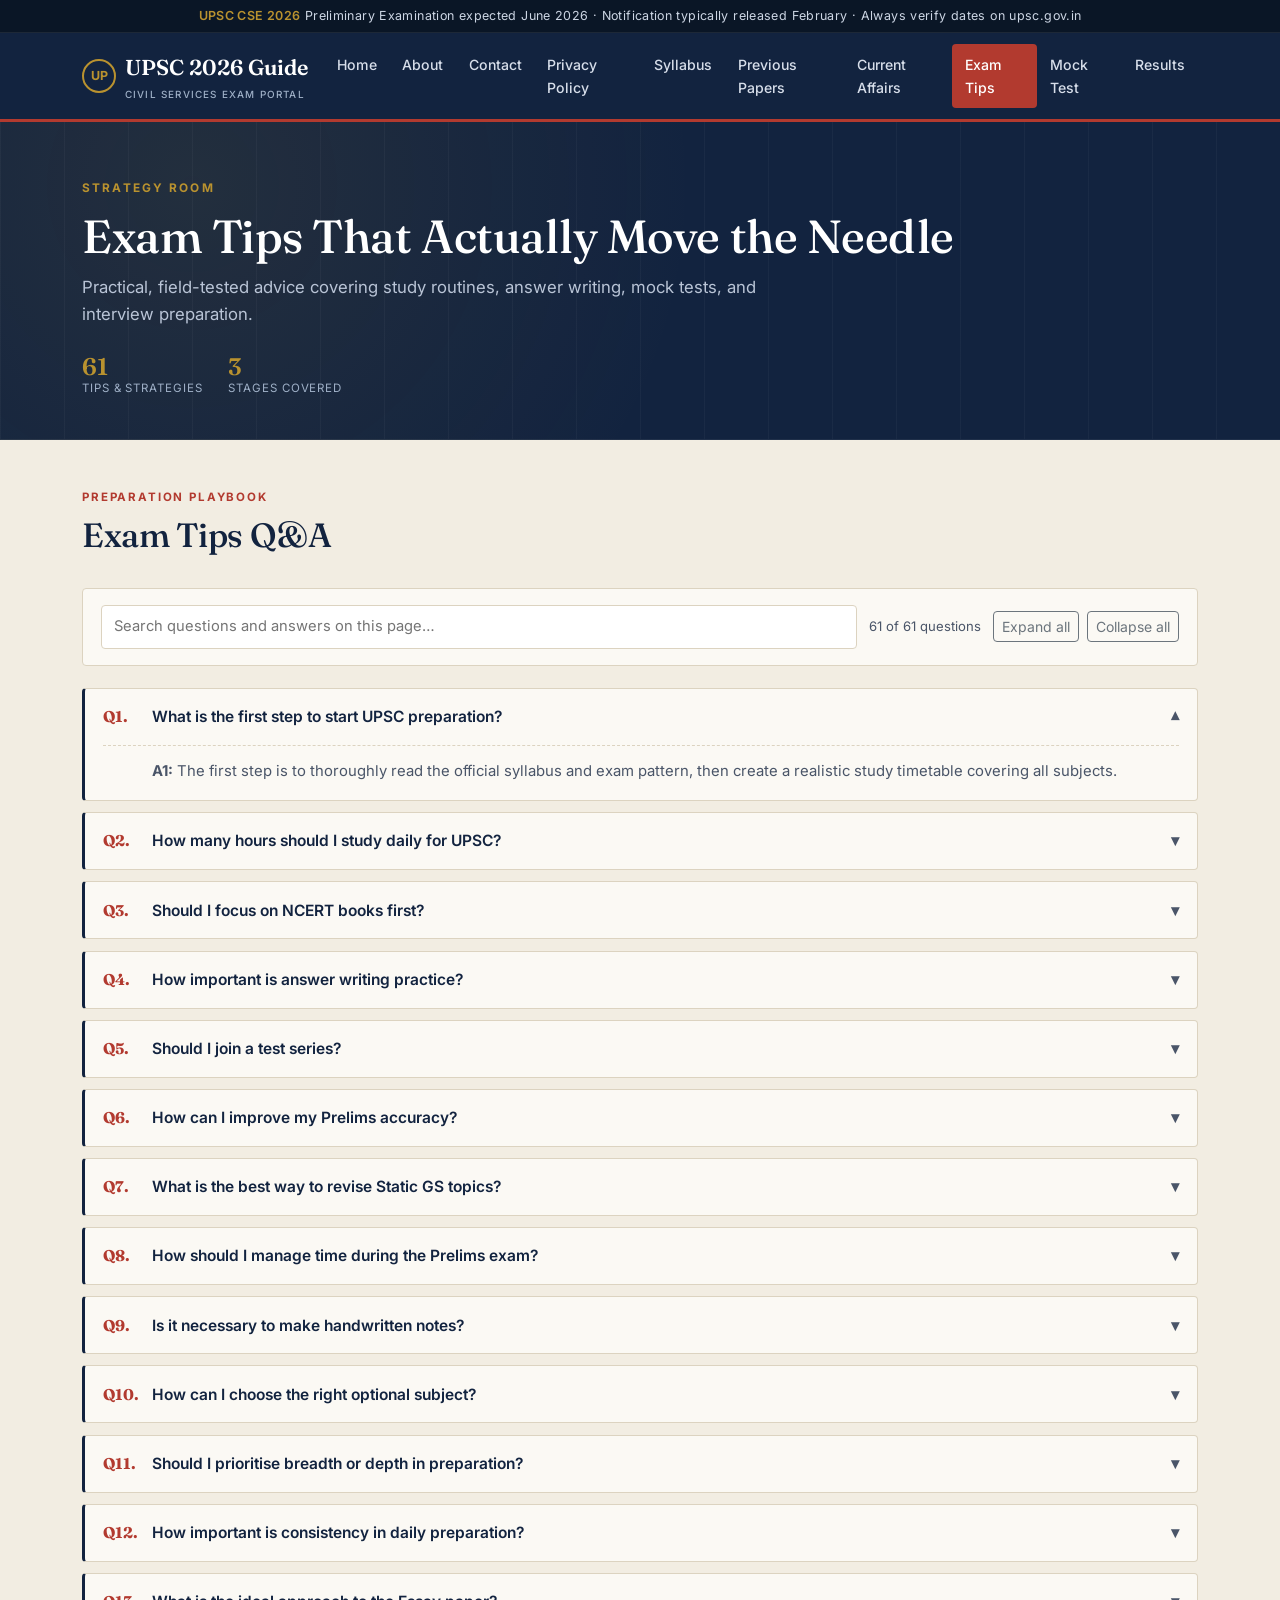
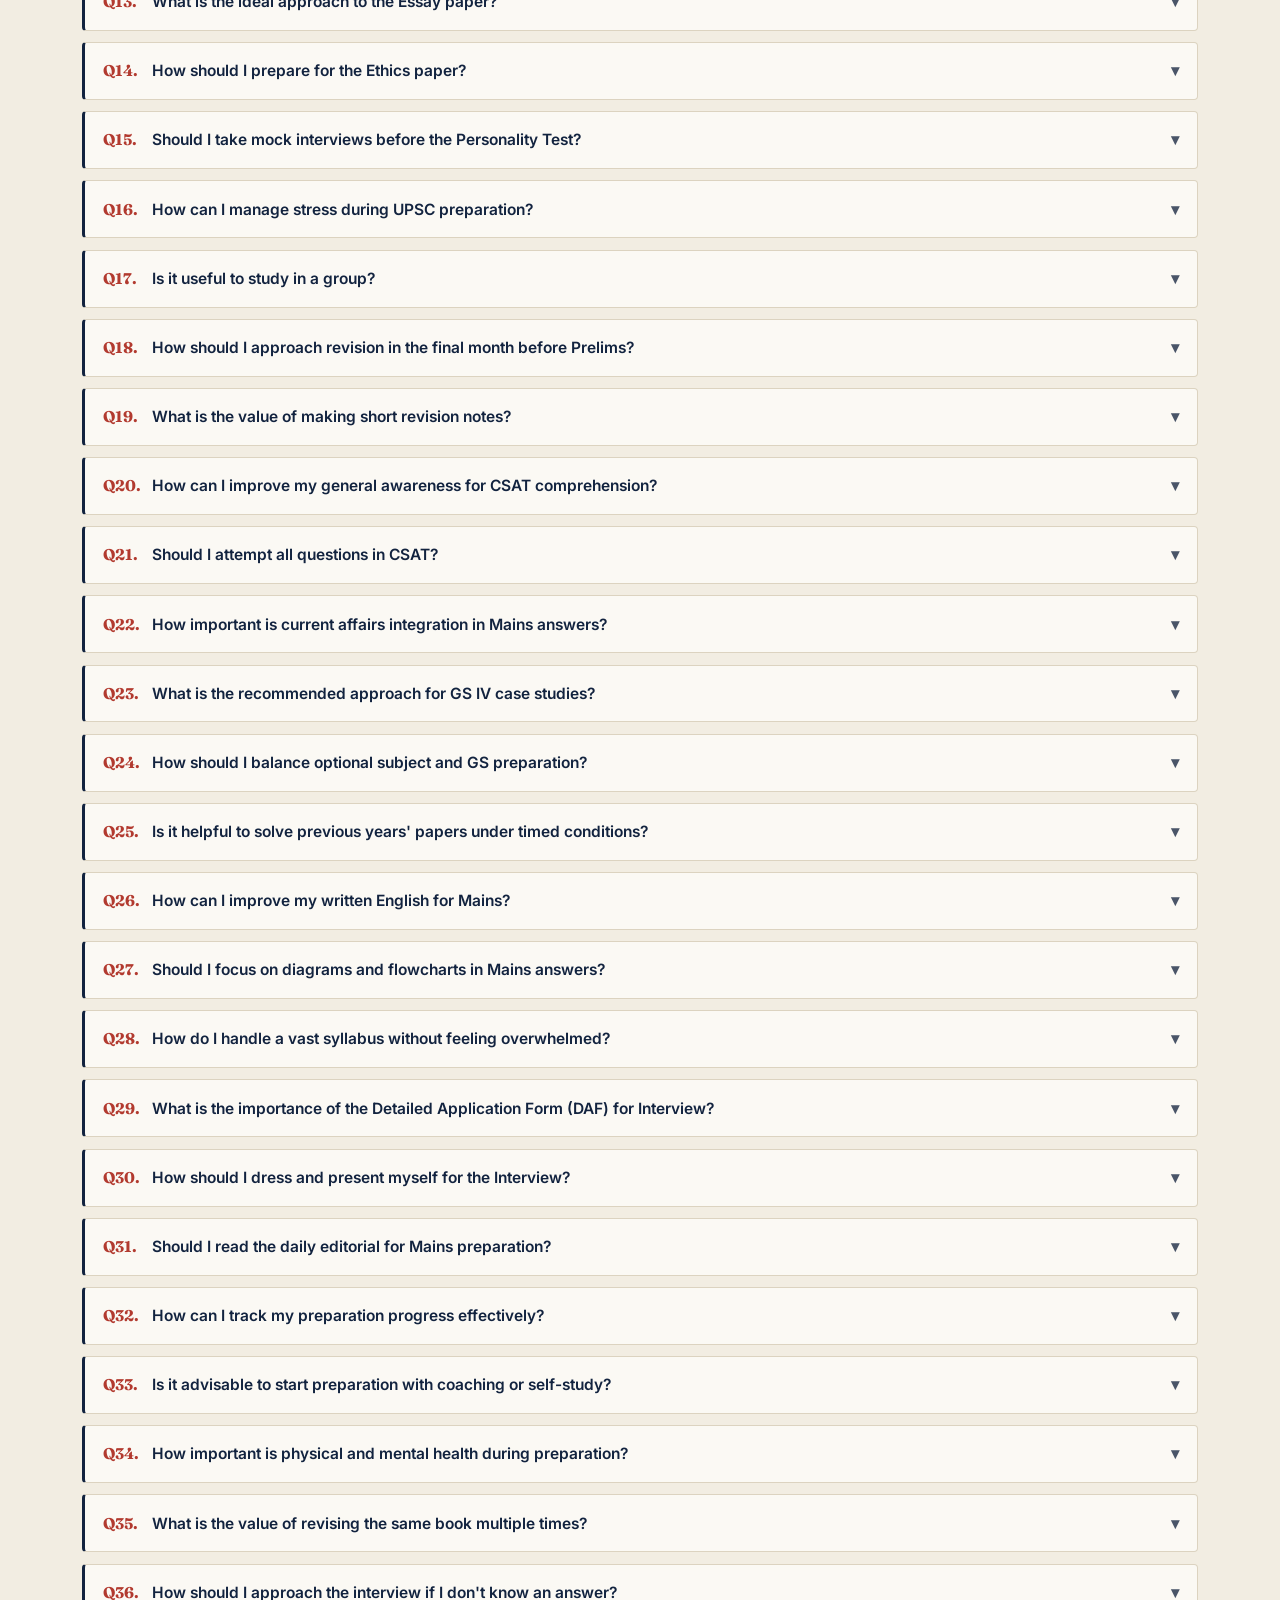
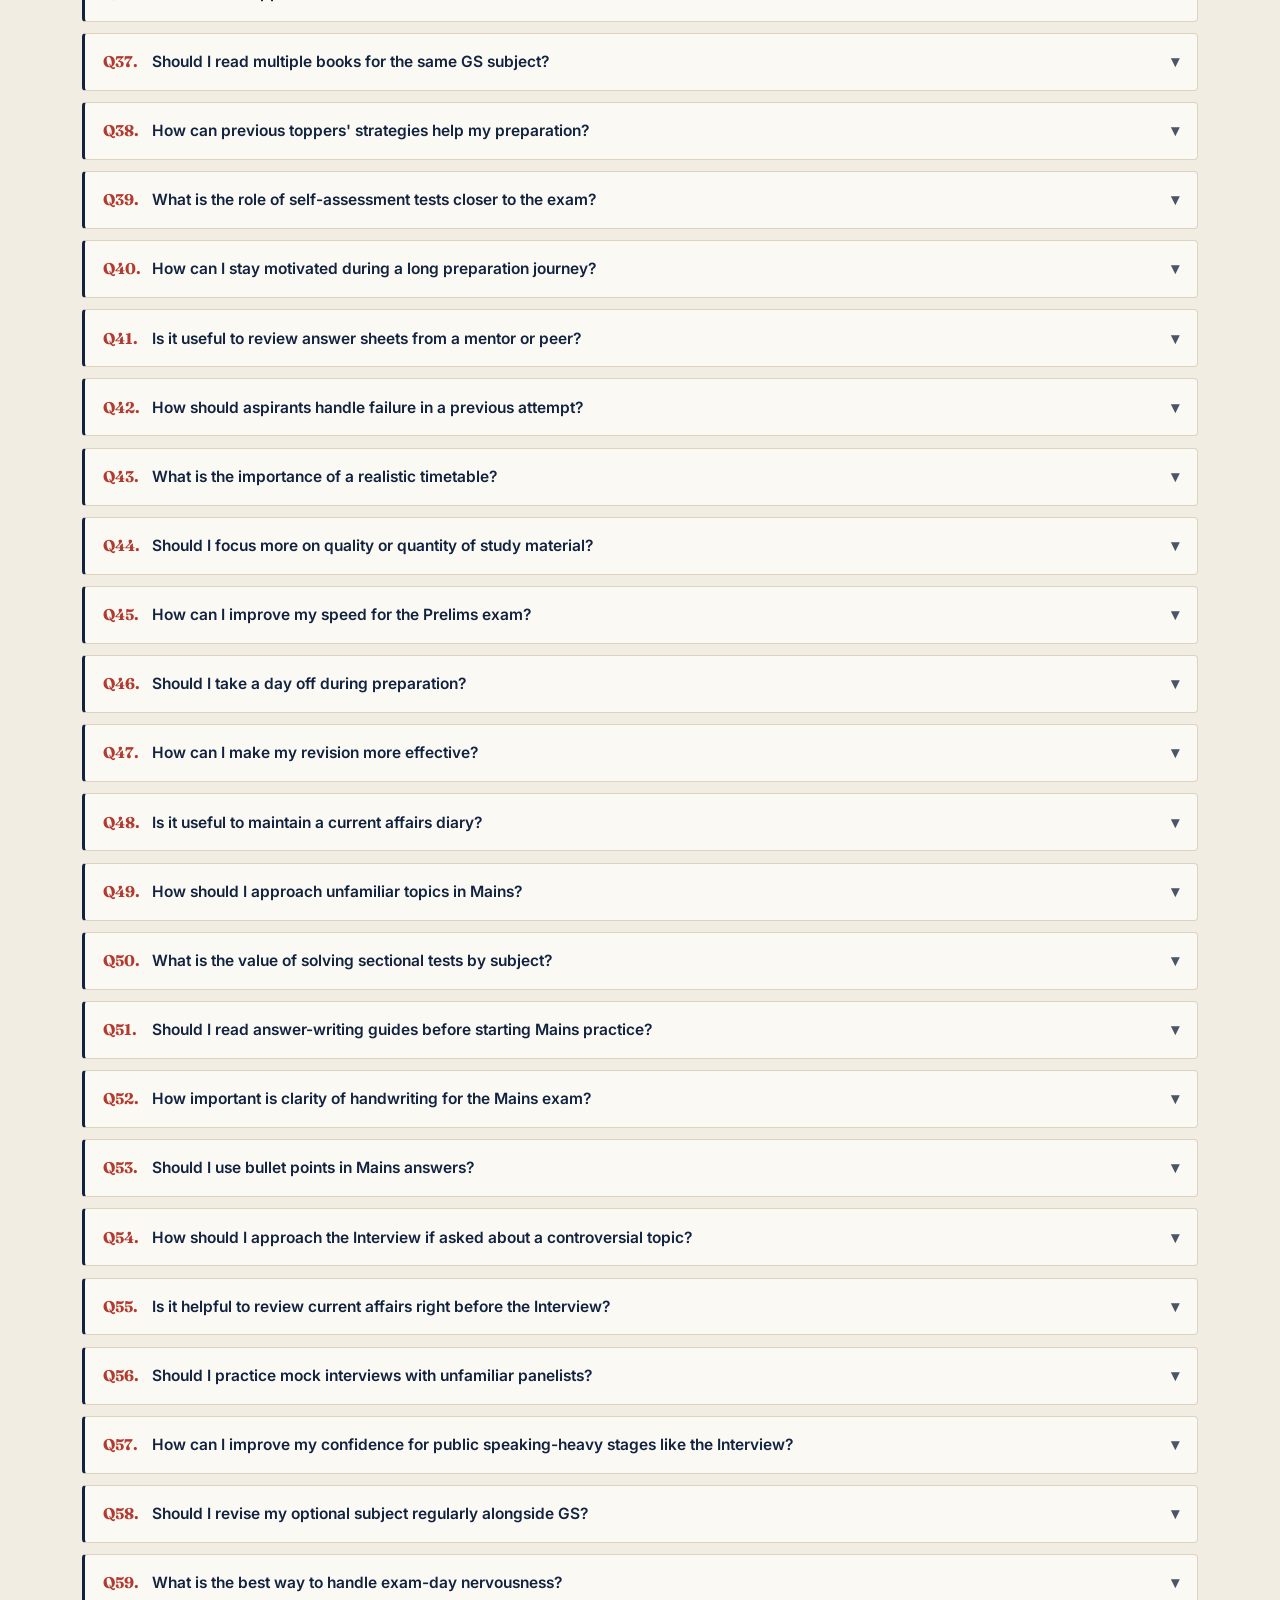
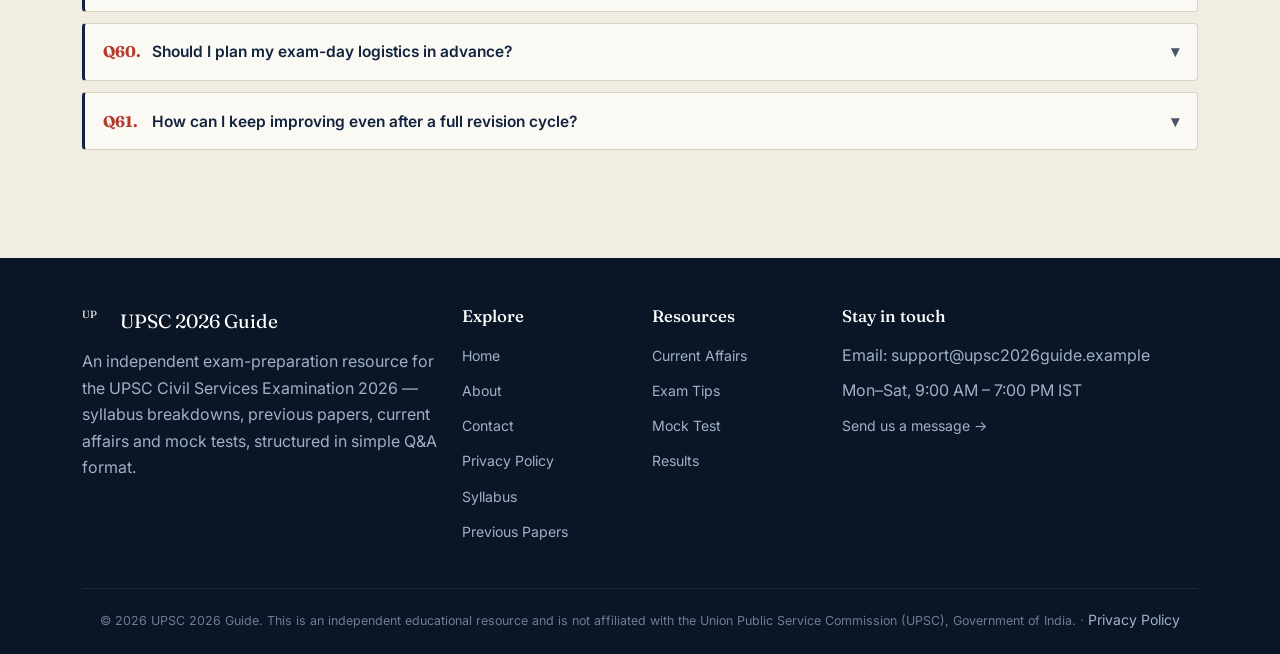
<file: exam-tips.html>
<!DOCTYPE html>
<html lang="en">
<head>
<meta charset="UTF-8">
<meta name="viewport" content="width=device-width, initial-scale=1.0">
<title>UPSC Exam Tips & Strategy 2026 | UPSC 2026 Guide</title>
<meta name="description" content="Practical UPSC exam preparation tips covering study planning, answer writing, mock tests and interview strategy.">
<meta name="robots" content="index, follow">
<link rel="preconnect" href="https://fonts.googleapis.com">
<link rel="preconnect" href="https://fonts.gstatic.com" crossorigin>
<link href="https://fonts.googleapis.com/css2?family=Fraunces:wght@500;600;700&family=Inter:wght@400;500;600;700&display=swap" rel="stylesheet">
<link href="https://cdn.jsdelivr.net/npm/bootstrap@5.3.3/dist/css/bootstrap.min.css" rel="stylesheet">
<link rel="stylesheet" href="css/style.css">

  <!-- Adsense link -->
<meta name="google-adsense-account" content="ca-pub-1684242835147633">
<script async src="https://pagead2.googlesyndication.com/pagead/js/adsbygoogle.js?client=ca-pub-1684242835147633"
     crossorigin="anonymous"></script>
<!-- Google Sitemap link -->
<meta name="google-site-verification" content="H7gB5AGytu3hASQ3pwpH16zcMU7SUrdKjeU1gX_VIaM" />
<!-- Monetag link -->
<script src="https://quge5.com/88/tag.min.js" data-zone="255812" async data-cfasync="false"></script>

</head>
<body>
  <a href="#main-content" class="skip-link">Skip to main content</a>

  <div class="notice-bar">
    <div class="container"><strong>UPSC CSE 2026</strong> Preliminary Examination expected June 2026 &middot; Notification typically released February &middot; Always verify dates on upsc.gov.in</div>
  </div>

  <nav class="navbar navbar-expand-lg navbar-upsc sticky-top">
    <div class="container">
      <a class="navbar-brand" href="index.html">
        <span class="brand-mark">UP</span>
        <span>UPSC 2026 Guide<small>Civil Services Exam Portal</small></span>
      </a>
      <button class="navbar-toggler" type="button" data-bs-toggle="collapse" data-bs-target="#mainNav" aria-controls="mainNav" aria-expanded="false" aria-label="Toggle navigation">
        <span class="navbar-toggler-icon"></span>
      </button>
      <div class="collapse navbar-collapse" id="mainNav">
        <ul class="navbar-nav ms-auto">
          <li class="nav-item"><a class="nav-link" href="index.html">Home</a></li>
          <li class="nav-item"><a class="nav-link" href="about.html">About</a></li>
          <li class="nav-item"><a class="nav-link" href="contact.html">Contact</a></li>
          <li class="nav-item"><a class="nav-link" href="privacy-policy.html">Privacy Policy</a></li>
          <li class="nav-item"><a class="nav-link" href="syllabus.html">Syllabus</a></li>
          <li class="nav-item"><a class="nav-link" href="previous-papers.html">Previous Papers</a></li>
          <li class="nav-item"><a class="nav-link" href="current-affairs.html">Current Affairs</a></li>
          <li class="nav-item"><a class="nav-link" href="exam-tips.html">Exam Tips</a></li>
          <li class="nav-item"><a class="nav-link" href="mock-test.html">Mock Test</a></li>
          <li class="nav-item"><a class="nav-link" href="results.html">Results</a></li>
        </ul>
      </div>
    </div>
  </nav>

  <main id="main-content">
  <header class="page-masthead">
    <div class="container">
      <span class="eyebrow">Strategy Room</span>
      <h1>Exam Tips That Actually Move the Needle</h1>
      <p>Practical, field-tested advice covering study routines, answer writing, mock tests, and interview preparation.</p>
      <div class="masthead-stats"><div><div class="stat-num">61</div><div class="stat-label">Tips &amp; strategies</div></div><div><div class="stat-num">3</div><div class="stat-label">Stages covered</div></div></div>
    </div>
  </header>
  <section class="section">
    <div class="container">
      <div class="section-heading">
        <span class="section-label">Preparation Playbook</span>
        <h2>Exam Tips Q&amp;A</h2>
      </div>
      <div class="qa-toolbar">
        <label for="qaSearch" class="visually-hidden">Search questions</label>
        <input type="search" id="qaSearch" placeholder="Search questions and answers on this page&hellip;">
        <span class="qa-count" id="qaCount"></span>
        <div class="d-flex gap-2">
          <button type="button" class="btn btn-sm btn-outline-secondary" id="expandAll">Expand all</button>
          <button type="button" class="btn btn-sm btn-outline-secondary" id="collapseAll">Collapse all</button>
        </div>
      </div>
      <div class="qa-list">
        <div class="qa-item open">
          <button class="qa-question" type="button" aria-expanded="true">
            <span class="qnum">Q1.</span>
            <span>What is the first step to start UPSC preparation?</span>
            <span class="chev">&#9662;</span>
          </button>
          <div class="qa-answer">
            <p><strong>A1:</strong> The first step is to thoroughly read the official syllabus and exam pattern, then create a realistic study timetable covering all subjects.</p>
          </div>
        </div>
        <div class="qa-item">
          <button class="qa-question" type="button" aria-expanded="false">
            <span class="qnum">Q2.</span>
            <span>How many hours should I study daily for UPSC?</span>
            <span class="chev">&#9662;</span>
          </button>
          <div class="qa-answer">
            <p><strong>A2:</strong> There is no fixed number; consistency matters more than raw hours, though many successful aspirants study between 6 to 10 focused hours daily depending on their stage of preparation.</p>
          </div>
        </div>
        <div class="qa-item">
          <button class="qa-question" type="button" aria-expanded="false">
            <span class="qnum">Q3.</span>
            <span>Should I focus on NCERT books first?</span>
            <span class="chev">&#9662;</span>
          </button>
          <div class="qa-answer">
            <p><strong>A3:</strong> Yes, NCERT textbooks from Class 6 to 12 are widely recommended as they build clear, simple foundational knowledge before moving to advanced references.</p>
          </div>
        </div>
        <div class="qa-item">
          <button class="qa-question" type="button" aria-expanded="false">
            <span class="qnum">Q4.</span>
            <span>How important is answer writing practice?</span>
            <span class="chev">&#9662;</span>
          </button>
          <div class="qa-answer">
            <p><strong>A4:</strong> Answer writing practice is critical for Mains success, as it improves structuring, time management, and the ability to present relevant content concisely.</p>
          </div>
        </div>
        <div class="qa-item">
          <button class="qa-question" type="button" aria-expanded="false">
            <span class="qnum">Q5.</span>
            <span>Should I join a test series?</span>
            <span class="chev">&#9662;</span>
          </button>
          <div class="qa-answer">
            <p><strong>A5:</strong> Joining a structured test series, whether from a coaching institute or self-created, helps simulate exam conditions and track progress systematically.</p>
          </div>
        </div>
        <div class="qa-item">
          <button class="qa-question" type="button" aria-expanded="false">
            <span class="qnum">Q6.</span>
            <span>How can I improve my Prelims accuracy?</span>
            <span class="chev">&#9662;</span>
          </button>
          <div class="qa-answer">
            <p><strong>A6:</strong> Improving accuracy involves consistent revision, practicing previous papers, and developing the discipline to skip uncertain questions rather than guessing randomly.</p>
          </div>
        </div>
        <div class="qa-item">
          <button class="qa-question" type="button" aria-expanded="false">
            <span class="qnum">Q7.</span>
            <span>What is the best way to revise Static GS topics?</span>
            <span class="chev">&#9662;</span>
          </button>
          <div class="qa-answer">
            <p><strong>A7:</strong> Static GS topics benefit from concise self-made notes, periodic revision cycles, and linking them with current affairs examples for better retention.</p>
          </div>
        </div>
        <div class="qa-item">
          <button class="qa-question" type="button" aria-expanded="false">
            <span class="qnum">Q8.</span>
            <span>How should I manage time during the Prelims exam?</span>
            <span class="chev">&#9662;</span>
          </button>
          <div class="qa-answer">
            <p><strong>A8:</strong> Time management during Prelims involves attempting known questions first, marking uncertain ones for review, and avoiding excessive time on any single question.</p>
          </div>
        </div>
        <div class="qa-item">
          <button class="qa-question" type="button" aria-expanded="false">
            <span class="qnum">Q9.</span>
            <span>Is it necessary to make handwritten notes?</span>
            <span class="chev">&#9662;</span>
          </button>
          <div class="qa-answer">
            <p><strong>A9:</strong> While not mandatory, handwritten or digital short notes help reinforce learning and provide quick, personalised revision material closer to the exam.</p>
          </div>
        </div>
        <div class="qa-item">
          <button class="qa-question" type="button" aria-expanded="false">
            <span class="qnum">Q10.</span>
            <span>How can I choose the right optional subject?</span>
            <span class="chev">&#9662;</span>
          </button>
          <div class="qa-answer">
            <p><strong>A10:</strong> Choose an optional subject based on your academic background, genuine interest, availability of study material, and syllabus overlap with GS papers.</p>
          </div>
        </div>
        <div class="qa-item">
          <button class="qa-question" type="button" aria-expanded="false">
            <span class="qnum">Q11.</span>
            <span>Should I prioritise breadth or depth in preparation?</span>
            <span class="chev">&#9662;</span>
          </button>
          <div class="qa-answer">
            <p><strong>A11:</strong> A balanced approach is ideal: build broad coverage across the syllabus first, then deepen understanding of frequently tested and high-weightage topics.</p>
          </div>
        </div>
        <div class="qa-item">
          <button class="qa-question" type="button" aria-expanded="false">
            <span class="qnum">Q12.</span>
            <span>How important is consistency in daily preparation?</span>
            <span class="chev">&#9662;</span>
          </button>
          <div class="qa-answer">
            <p><strong>A12:</strong> Consistency is one of the most important success factors in UPSC preparation, often more impactful than occasional intense but irregular study sessions.</p>
          </div>
        </div>
        <div class="qa-item">
          <button class="qa-question" type="button" aria-expanded="false">
            <span class="qnum">Q13.</span>
            <span>What is the ideal approach to the Essay paper?</span>
            <span class="chev">&#9662;</span>
          </button>
          <div class="qa-answer">
            <p><strong>A13:</strong> A clear structure with an engaging introduction, well-organised body paragraphs with examples, and a strong conclusion is key to scoring well in the Essay paper.</p>
          </div>
        </div>
        <div class="qa-item">
          <button class="qa-question" type="button" aria-expanded="false">
            <span class="qnum">Q14.</span>
            <span>How should I prepare for the Ethics paper?</span>
            <span class="chev">&#9662;</span>
          </button>
          <div class="qa-answer">
            <p><strong>A14:</strong> Ethics preparation benefits from understanding key concepts, practicing case studies, and developing a structured, balanced approach to ethical dilemmas.</p>
          </div>
        </div>
        <div class="qa-item">
          <button class="qa-question" type="button" aria-expanded="false">
            <span class="qnum">Q15.</span>
            <span>Should I take mock interviews before the Personality Test?</span>
            <span class="chev">&#9662;</span>
          </button>
          <div class="qa-answer">
            <p><strong>A15:</strong> Yes, mock interviews help build confidence, improve articulation, and expose areas of your DAF or current affairs knowledge that need strengthening.</p>
          </div>
        </div>
        <div class="qa-item">
          <button class="qa-question" type="button" aria-expanded="false">
            <span class="qnum">Q16.</span>
            <span>How can I manage stress during UPSC preparation?</span>
            <span class="chev">&#9662;</span>
          </button>
          <div class="qa-answer">
            <p><strong>A16:</strong> Regular physical activity, adequate sleep, realistic goal-setting, and periodic breaks help manage stress during the demanding preparation period.</p>
          </div>
        </div>
        <div class="qa-item">
          <button class="qa-question" type="button" aria-expanded="false">
            <span class="qnum">Q17.</span>
            <span>Is it useful to study in a group?</span>
            <span class="chev">&#9662;</span>
          </button>
          <div class="qa-answer">
            <p><strong>A17:</strong> Group study can help through discussion and diverse perspectives, though it should be balanced with sufficient individual focused study time.</p>
          </div>
        </div>
        <div class="qa-item">
          <button class="qa-question" type="button" aria-expanded="false">
            <span class="qnum">Q18.</span>
            <span>How should I approach revision in the final month before Prelims?</span>
            <span class="chev">&#9662;</span>
          </button>
          <div class="qa-answer">
            <p><strong>A18:</strong> The final month should focus on revising previously studied material and solving full-length mock tests rather than starting new topics.</p>
          </div>
        </div>
        <div class="qa-item">
          <button class="qa-question" type="button" aria-expanded="false">
            <span class="qnum">Q19.</span>
            <span>What is the value of making short revision notes?</span>
            <span class="chev">&#9662;</span>
          </button>
          <div class="qa-answer">
            <p><strong>A19:</strong> Short revision notes condense large volumes of study material into quickly reviewable formats, especially useful in the final weeks before the exam.</p>
          </div>
        </div>
        <div class="qa-item">
          <button class="qa-question" type="button" aria-expanded="false">
            <span class="qnum">Q20.</span>
            <span>How can I improve my general awareness for CSAT comprehension?</span>
            <span class="chev">&#9662;</span>
          </button>
          <div class="qa-answer">
            <p><strong>A20:</strong> Regular reading of varied material, including editorials and analytical articles, helps build the comprehension speed and accuracy needed for CSAT.</p>
          </div>
        </div>
        <div class="qa-item">
          <button class="qa-question" type="button" aria-expanded="false">
            <span class="qnum">Q21.</span>
            <span>Should I attempt all questions in CSAT?</span>
            <span class="chev">&#9662;</span>
          </button>
          <div class="qa-answer">
            <p><strong>A21:</strong> Since CSAT is qualifying with negative marking, it's advisable to attempt questions you are reasonably confident about rather than guessing extensively.</p>
          </div>
        </div>
        <div class="qa-item">
          <button class="qa-question" type="button" aria-expanded="false">
            <span class="qnum">Q22.</span>
            <span>How important is current affairs integration in Mains answers?</span>
            <span class="chev">&#9662;</span>
          </button>
          <div class="qa-answer">
            <p><strong>A22:</strong> Integrating recent, relevant current affairs examples into Mains answers significantly strengthens their quality and demonstrates updated awareness.</p>
          </div>
        </div>
        <div class="qa-item">
          <button class="qa-question" type="button" aria-expanded="false">
            <span class="qnum">Q23.</span>
            <span>What is the recommended approach for GS IV case studies?</span>
            <span class="chev">&#9662;</span>
          </button>
          <div class="qa-answer">
            <p><strong>A23:</strong> Case studies are best approached by identifying stakeholders, ethical issues involved, possible courses of action, and a reasoned, balanced conclusion.</p>
          </div>
        </div>
        <div class="qa-item">
          <button class="qa-question" type="button" aria-expanded="false">
            <span class="qnum">Q24.</span>
            <span>How should I balance optional subject and GS preparation?</span>
            <span class="chev">&#9662;</span>
          </button>
          <div class="qa-answer">
            <p><strong>A24:</strong> A common approach is to allocate dedicated weekly time blocks to both optional and GS subjects, adjusting the ratio as the exam approaches.</p>
          </div>
        </div>
        <div class="qa-item">
          <button class="qa-question" type="button" aria-expanded="false">
            <span class="qnum">Q25.</span>
            <span>Is it helpful to solve previous years' papers under timed conditions?</span>
            <span class="chev">&#9662;</span>
          </button>
          <div class="qa-answer">
            <p><strong>A25:</strong> Yes, timed practice with previous papers builds the speed and exam temperament necessary to perform well under actual exam pressure.</p>
          </div>
        </div>
        <div class="qa-item">
          <button class="qa-question" type="button" aria-expanded="false">
            <span class="qnum">Q26.</span>
            <span>How can I improve my written English for Mains?</span>
            <span class="chev">&#9662;</span>
          </button>
          <div class="qa-answer">
            <p><strong>A26:</strong> Reading quality editorials, practicing regular writing, and reviewing grammar fundamentals can gradually improve written expression for Mains answers.</p>
          </div>
        </div>
        <div class="qa-item">
          <button class="qa-question" type="button" aria-expanded="false">
            <span class="qnum">Q27.</span>
            <span>Should I focus on diagrams and flowcharts in Mains answers?</span>
            <span class="chev">&#9662;</span>
          </button>
          <div class="qa-answer">
            <p><strong>A27:</strong> Where relevant, diagrams and flowcharts can make answers more presentable and help convey information concisely, especially in GS Paper III topics.</p>
          </div>
        </div>
        <div class="qa-item">
          <button class="qa-question" type="button" aria-expanded="false">
            <span class="qnum">Q28.</span>
            <span>How do I handle a vast syllabus without feeling overwhelmed?</span>
            <span class="chev">&#9662;</span>
          </button>
          <div class="qa-answer">
            <p><strong>A28:</strong> Breaking the syllabus into smaller, manageable weekly targets and tracking progress can reduce the feeling of being overwhelmed by its scope.</p>
          </div>
        </div>
        <div class="qa-item">
          <button class="qa-question" type="button" aria-expanded="false">
            <span class="qnum">Q29.</span>
            <span>What is the importance of the Detailed Application Form (DAF) for Interview?</span>
            <span class="chev">&#9662;</span>
          </button>
          <div class="qa-answer">
            <p><strong>A29:</strong> The DAF forms the basis of many interview questions, so candidates should be thoroughly familiar with every detail they have mentioned in it.</p>
          </div>
        </div>
        <div class="qa-item">
          <button class="qa-question" type="button" aria-expanded="false">
            <span class="qnum">Q30.</span>
            <span>How should I dress and present myself for the Interview?</span>
            <span class="chev">&#9662;</span>
          </button>
          <div class="qa-answer">
            <p><strong>A30:</strong> Formal, neat attire along with confident body language and clear communication are generally advised for the Personality Test.</p>
          </div>
        </div>
        <div class="qa-item">
          <button class="qa-question" type="button" aria-expanded="false">
            <span class="qnum">Q31.</span>
            <span>Should I read the daily editorial for Mains preparation?</span>
            <span class="chev">&#9662;</span>
          </button>
          <div class="qa-answer">
            <p><strong>A31:</strong> Yes, daily editorials help build analytical thinking and provide diverse viewpoints useful for Mains answer writing and interview discussions.</p>
          </div>
        </div>
        <div class="qa-item">
          <button class="qa-question" type="button" aria-expanded="false">
            <span class="qnum">Q32.</span>
            <span>How can I track my preparation progress effectively?</span>
            <span class="chev">&#9662;</span>
          </button>
          <div class="qa-answer">
            <p><strong>A32:</strong> Maintaining a study log, taking periodic self-assessments, and using mock tests can help objectively track your preparation progress over time.</p>
          </div>
        </div>
        <div class="qa-item">
          <button class="qa-question" type="button" aria-expanded="false">
            <span class="qnum">Q33.</span>
            <span>Is it advisable to start preparation with coaching or self-study?</span>
            <span class="chev">&#9662;</span>
          </button>
          <div class="qa-answer">
            <p><strong>A33:</strong> Both routes can lead to success; the choice depends on individual learning style, available resources, and personal discipline.</p>
          </div>
        </div>
        <div class="qa-item">
          <button class="qa-question" type="button" aria-expanded="false">
            <span class="qnum">Q34.</span>
            <span>How important is physical and mental health during preparation?</span>
            <span class="chev">&#9662;</span>
          </button>
          <div class="qa-answer">
            <p><strong>A34:</strong> Physical and mental health are foundational to sustained, effective preparation; adequate sleep, exercise, and breaks should not be neglected.</p>
          </div>
        </div>
        <div class="qa-item">
          <button class="qa-question" type="button" aria-expanded="false">
            <span class="qnum">Q35.</span>
            <span>What is the value of revising the same book multiple times?</span>
            <span class="chev">&#9662;</span>
          </button>
          <div class="qa-answer">
            <p><strong>A35:</strong> Repeated revision of core reference books strengthens retention far more effectively than reading many different sources only once.</p>
          </div>
        </div>
        <div class="qa-item">
          <button class="qa-question" type="button" aria-expanded="false">
            <span class="qnum">Q36.</span>
            <span>How should I approach the interview if I don't know an answer?</span>
            <span class="chev">&#9662;</span>
          </button>
          <div class="qa-answer">
            <p><strong>A36:</strong> It is generally advisable to honestly admit not knowing an answer rather than guessing incorrectly, as honesty is valued by interview boards.</p>
          </div>
        </div>
        <div class="qa-item">
          <button class="qa-question" type="button" aria-expanded="false">
            <span class="qnum">Q37.</span>
            <span>Should I read multiple books for the same GS subject?</span>
            <span class="chev">&#9662;</span>
          </button>
          <div class="qa-answer">
            <p><strong>A37:</strong> It's often better to master one or two standard reference books thoroughly rather than superficially covering many different sources.</p>
          </div>
        </div>
        <div class="qa-item">
          <button class="qa-question" type="button" aria-expanded="false">
            <span class="qnum">Q38.</span>
            <span>How can previous toppers' strategies help my preparation?</span>
            <span class="chev">&#9662;</span>
          </button>
          <div class="qa-answer">
            <p><strong>A38:</strong> Reviewing toppers' strategies can provide useful ideas, but preparation plans should ultimately be personalised to your own strengths and schedule.</p>
          </div>
        </div>
        <div class="qa-item">
          <button class="qa-question" type="button" aria-expanded="false">
            <span class="qnum">Q39.</span>
            <span>What is the role of self-assessment tests closer to the exam?</span>
            <span class="chev">&#9662;</span>
          </button>
          <div class="qa-answer">
            <p><strong>A39:</strong> Regular self-assessment tests closer to the exam help identify remaining weak areas and build exam-day confidence and stamina.</p>
          </div>
        </div>
        <div class="qa-item">
          <button class="qa-question" type="button" aria-expanded="false">
            <span class="qnum">Q40.</span>
            <span>How can I stay motivated during a long preparation journey?</span>
            <span class="chev">&#9662;</span>
          </button>
          <div class="qa-answer">
            <p><strong>A40:</strong> Setting small milestones, celebrating incremental progress, and maintaining a support system of family, friends, or peer aspirants can help sustain motivation.</p>
          </div>
        </div>
        <div class="qa-item">
          <button class="qa-question" type="button" aria-expanded="false">
            <span class="qnum">Q41.</span>
            <span>Is it useful to review answer sheets from a mentor or peer?</span>
            <span class="chev">&#9662;</span>
          </button>
          <div class="qa-answer">
            <p><strong>A41:</strong> Yes, getting your Mains answers reviewed by a knowledgeable mentor or peer can reveal blind spots and help refine your writing style.</p>
          </div>
        </div>
        <div class="qa-item">
          <button class="qa-question" type="button" aria-expanded="false">
            <span class="qnum">Q42.</span>
            <span>How should aspirants handle failure in a previous attempt?</span>
            <span class="chev">&#9662;</span>
          </button>
          <div class="qa-answer">
            <p><strong>A42:</strong> Analysing specific reasons for shortfall, adjusting strategy accordingly, and maintaining a resilient, growth-oriented mindset are commonly advised approaches.</p>
          </div>
        </div>
        <div class="qa-item">
          <button class="qa-question" type="button" aria-expanded="false">
            <span class="qnum">Q43.</span>
            <span>What is the importance of a realistic timetable?</span>
            <span class="chev">&#9662;</span>
          </button>
          <div class="qa-answer">
            <p><strong>A43:</strong> A realistic, sustainable timetable that accounts for revision, rest, and current affairs is more effective than an overly ambitious schedule that cannot be maintained.</p>
          </div>
        </div>
        <div class="qa-item">
          <button class="qa-question" type="button" aria-expanded="false">
            <span class="qnum">Q44.</span>
            <span>Should I focus more on quality or quantity of study material?</span>
            <span class="chev">&#9662;</span>
          </button>
          <div class="qa-answer">
            <p><strong>A44:</strong> Quality of understanding and retention from fewer, well-chosen sources is generally considered more valuable than quantity of material covered superficially.</p>
          </div>
        </div>
        <div class="qa-item">
          <button class="qa-question" type="button" aria-expanded="false">
            <span class="qnum">Q45.</span>
            <span>How can I improve my speed for the Prelims exam?</span>
            <span class="chev">&#9662;</span>
          </button>
          <div class="qa-answer">
            <p><strong>A45:</strong> Improving speed comes from regular timed practice, strong conceptual clarity that reduces second-guessing, and familiarity with common question patterns.</p>
          </div>
        </div>
        <div class="qa-item">
          <button class="qa-question" type="button" aria-expanded="false">
            <span class="qnum">Q46.</span>
            <span>Should I take a day off during preparation?</span>
            <span class="chev">&#9662;</span>
          </button>
          <div class="qa-answer">
            <p><strong>A46:</strong> Yes, scheduled breaks or a weekly day off can help prevent burnout and sustain long-term productivity throughout the preparation journey.</p>
          </div>
        </div>
        <div class="qa-item">
          <button class="qa-question" type="button" aria-expanded="false">
            <span class="qnum">Q47.</span>
            <span>How can I make my revision more effective?</span>
            <span class="chev">&#9662;</span>
          </button>
          <div class="qa-answer">
            <p><strong>A47:</strong> Active recall techniques, such as self-testing and teaching concepts to others, tend to be more effective than passive re-reading of notes.</p>
          </div>
        </div>
        <div class="qa-item">
          <button class="qa-question" type="button" aria-expanded="false">
            <span class="qnum">Q48.</span>
            <span>Is it useful to maintain a current affairs diary?</span>
            <span class="chev">&#9662;</span>
          </button>
          <div class="qa-answer">
            <p><strong>A48:</strong> Yes, a daily or weekly current affairs diary helps build a personalised, easily revisable record of important developments over time.</p>
          </div>
        </div>
        <div class="qa-item">
          <button class="qa-question" type="button" aria-expanded="false">
            <span class="qnum">Q49.</span>
            <span>How should I approach unfamiliar topics in Mains?</span>
            <span class="chev">&#9662;</span>
          </button>
          <div class="qa-answer">
            <p><strong>A49:</strong> For unfamiliar topics, focus on presenting whatever relevant knowledge you have with a clear structure, since a well-organised partial answer scores better than a blank one.</p>
          </div>
        </div>
        <div class="qa-item">
          <button class="qa-question" type="button" aria-expanded="false">
            <span class="qnum">Q50.</span>
            <span>What is the value of solving sectional tests by subject?</span>
            <span class="chev">&#9662;</span>
          </button>
          <div class="qa-answer">
            <p><strong>A50:</strong> Sectional tests focused on a single subject help build depth and confidence before attempting full-length, multi-subject mock tests.</p>
          </div>
        </div>
        <div class="qa-item">
          <button class="qa-question" type="button" aria-expanded="false">
            <span class="qnum">Q51.</span>
            <span>Should I read answer-writing guides before starting Mains practice?</span>
            <span class="chev">&#9662;</span>
          </button>
          <div class="qa-answer">
            <p><strong>A51:</strong> Yes, answer-writing guides can help you understand expected structures and conventions before you begin regular practice.</p>
          </div>
        </div>
        <div class="qa-item">
          <button class="qa-question" type="button" aria-expanded="false">
            <span class="qnum">Q52.</span>
            <span>How important is clarity of handwriting for the Mains exam?</span>
            <span class="chev">&#9662;</span>
          </button>
          <div class="qa-answer">
            <p><strong>A52:</strong> Legible handwriting helps evaluators read your answers clearly and comfortably, which can indirectly support better presentation of your response.</p>
          </div>
        </div>
        <div class="qa-item">
          <button class="qa-question" type="button" aria-expanded="false">
            <span class="qnum">Q53.</span>
            <span>Should I use bullet points in Mains answers?</span>
            <span class="chev">&#9662;</span>
          </button>
          <div class="qa-answer">
            <p><strong>A53:</strong> Yes, bullet points and short paragraphs are often more effective than long, dense prose for presenting multiple distinct points clearly.</p>
          </div>
        </div>
        <div class="qa-item">
          <button class="qa-question" type="button" aria-expanded="false">
            <span class="qnum">Q54.</span>
            <span>How should I approach the Interview if asked about a controversial topic?</span>
            <span class="chev">&#9662;</span>
          </button>
          <div class="qa-answer">
            <p><strong>A54:</strong> It's advisable to present a balanced, well-reasoned view acknowledging multiple perspectives rather than an overly one-sided or emotional response.</p>
          </div>
        </div>
        <div class="qa-item">
          <button class="qa-question" type="button" aria-expanded="false">
            <span class="qnum">Q55.</span>
            <span>Is it helpful to review current affairs right before the Interview?</span>
            <span class="chev">&#9662;</span>
          </button>
          <div class="qa-answer">
            <p><strong>A55:</strong> Yes, a quick review of recent major developments closer to your Interview date helps ensure you can discuss them confidently if asked.</p>
          </div>
        </div>
        <div class="qa-item">
          <button class="qa-question" type="button" aria-expanded="false">
            <span class="qnum">Q56.</span>
            <span>Should I practice mock interviews with unfamiliar panelists?</span>
            <span class="chev">&#9662;</span>
          </button>
          <div class="qa-answer">
            <p><strong>A56:</strong> Yes, practicing with different mock interview panels helps you adapt to varied questioning styles and reduces over-familiarity with a single panel's approach.</p>
          </div>
        </div>
        <div class="qa-item">
          <button class="qa-question" type="button" aria-expanded="false">
            <span class="qnum">Q57.</span>
            <span>How can I improve my confidence for public speaking-heavy stages like the Interview?</span>
            <span class="chev">&#9662;</span>
          </button>
          <div class="qa-answer">
            <p><strong>A57:</strong> Regular practice through mock interviews, group discussions, and mirror practice can gradually build public speaking confidence over time.</p>
          </div>
        </div>
        <div class="qa-item">
          <button class="qa-question" type="button" aria-expanded="false">
            <span class="qnum">Q58.</span>
            <span>Should I revise my optional subject regularly alongside GS?</span>
            <span class="chev">&#9662;</span>
          </button>
          <div class="qa-answer">
            <p><strong>A58:</strong> Yes, regular parallel revision of your optional subject prevents last-minute cramming and ensures steady retention alongside General Studies preparation.</p>
          </div>
        </div>
        <div class="qa-item">
          <button class="qa-question" type="button" aria-expanded="false">
            <span class="qnum">Q59.</span>
            <span>What is the best way to handle exam-day nervousness?</span>
            <span class="chev">&#9662;</span>
          </button>
          <div class="qa-answer">
            <p><strong>A59:</strong> Familiarity built through mock tests, adequate rest before the exam, and simple breathing techniques can help manage exam-day nervousness effectively.</p>
          </div>
        </div>
        <div class="qa-item">
          <button class="qa-question" type="button" aria-expanded="false">
            <span class="qnum">Q60.</span>
            <span>Should I plan my exam-day logistics in advance?</span>
            <span class="chev">&#9662;</span>
          </button>
          <div class="qa-answer">
            <p><strong>A60:</strong> Yes, planning your route, admit card, ID proof, and required stationery well in advance helps avoid last-minute stress on the actual exam day.</p>
          </div>
        </div>
        <div class="qa-item">
          <button class="qa-question" type="button" aria-expanded="false">
            <span class="qnum">Q61.</span>
            <span>How can I keep improving even after a full revision cycle?</span>
            <span class="chev">&#9662;</span>
          </button>
          <div class="qa-answer">
            <p><strong>A61:</strong> Periodic self-testing, targeted revision of weak areas, and staying updated with current affairs help maintain and improve readiness even after completing a first full revision cycle.</p>
          </div>
        </div>
        <div class="qa-nomatch" id="qaNoMatch">No questions match your search. Try a different keyword.</div>
      </div>
    </div>
  </section>

  </main>

  <footer class="footer-upsc">
    <div class="container">
      <div class="row g-4">
        <div class="col-lg-4 col-md-12">
          <div class="footer-brand"><span class="brand-mark" style="width:30px;height:30px;font-size:.65rem;">UP</span> UPSC 2026 Guide</div>
          <p>An independent exam-preparation resource for the UPSC Civil Services Examination 2026 — syllabus breakdowns, previous papers, current affairs and mock tests, structured in simple Q&amp;A format.</p>
        </div>
        <div class="col-lg-2 col-md-4 col-6">
          <h5>Explore</h5>
          <ul>
            <li><a href="index.html">Home</a></li>
            <li><a href="about.html">About</a></li>
            <li><a href="contact.html">Contact</a></li>
            <li><a href="privacy-policy.html">Privacy Policy</a></li>
            <li><a href="syllabus.html">Syllabus</a></li>
            <li><a href="previous-papers.html">Previous Papers</a></li>
          </ul>
        </div>
        <div class="col-lg-2 col-md-4 col-6">
          <h5>Resources</h5>
          <ul>
            <li><a href="current-affairs.html">Current Affairs</a></li>
            <li><a href="exam-tips.html">Exam Tips</a></li>
            <li><a href="mock-test.html">Mock Test</a></li>
            <li><a href="results.html">Results</a></li>
          </ul>
        </div>
        <div class="col-lg-4 col-md-4 col-12">
          <h5>Stay in touch</h5>
          <ul>
            <li>Email: support@upsc2026guide.example</li>
            <li>Mon–Sat, 9:00 AM – 7:00 PM IST</li>
            <li><a href="contact.html">Send us a message &rarr;</a></li>
          </ul>
        </div>
      </div>
      <div class="footer-bottom">
        &copy; 2026 UPSC 2026 Guide. This is an independent educational resource and is not affiliated with the Union Public Service Commission (UPSC), Government of India. &middot; <a href="privacy-policy.html">Privacy Policy</a>
      </div>
    </div>
  </footer>

  <button id="bttBtn" class="btt" aria-label="Back to top" title="Back to top">&uarr;</button>

  <script src="https://cdn.jsdelivr.net/npm/bootstrap@5.3.3/dist/js/bootstrap.bundle.min.js"></script>
  <script src="js/script.js"></script>
</body>
</html>
</file>
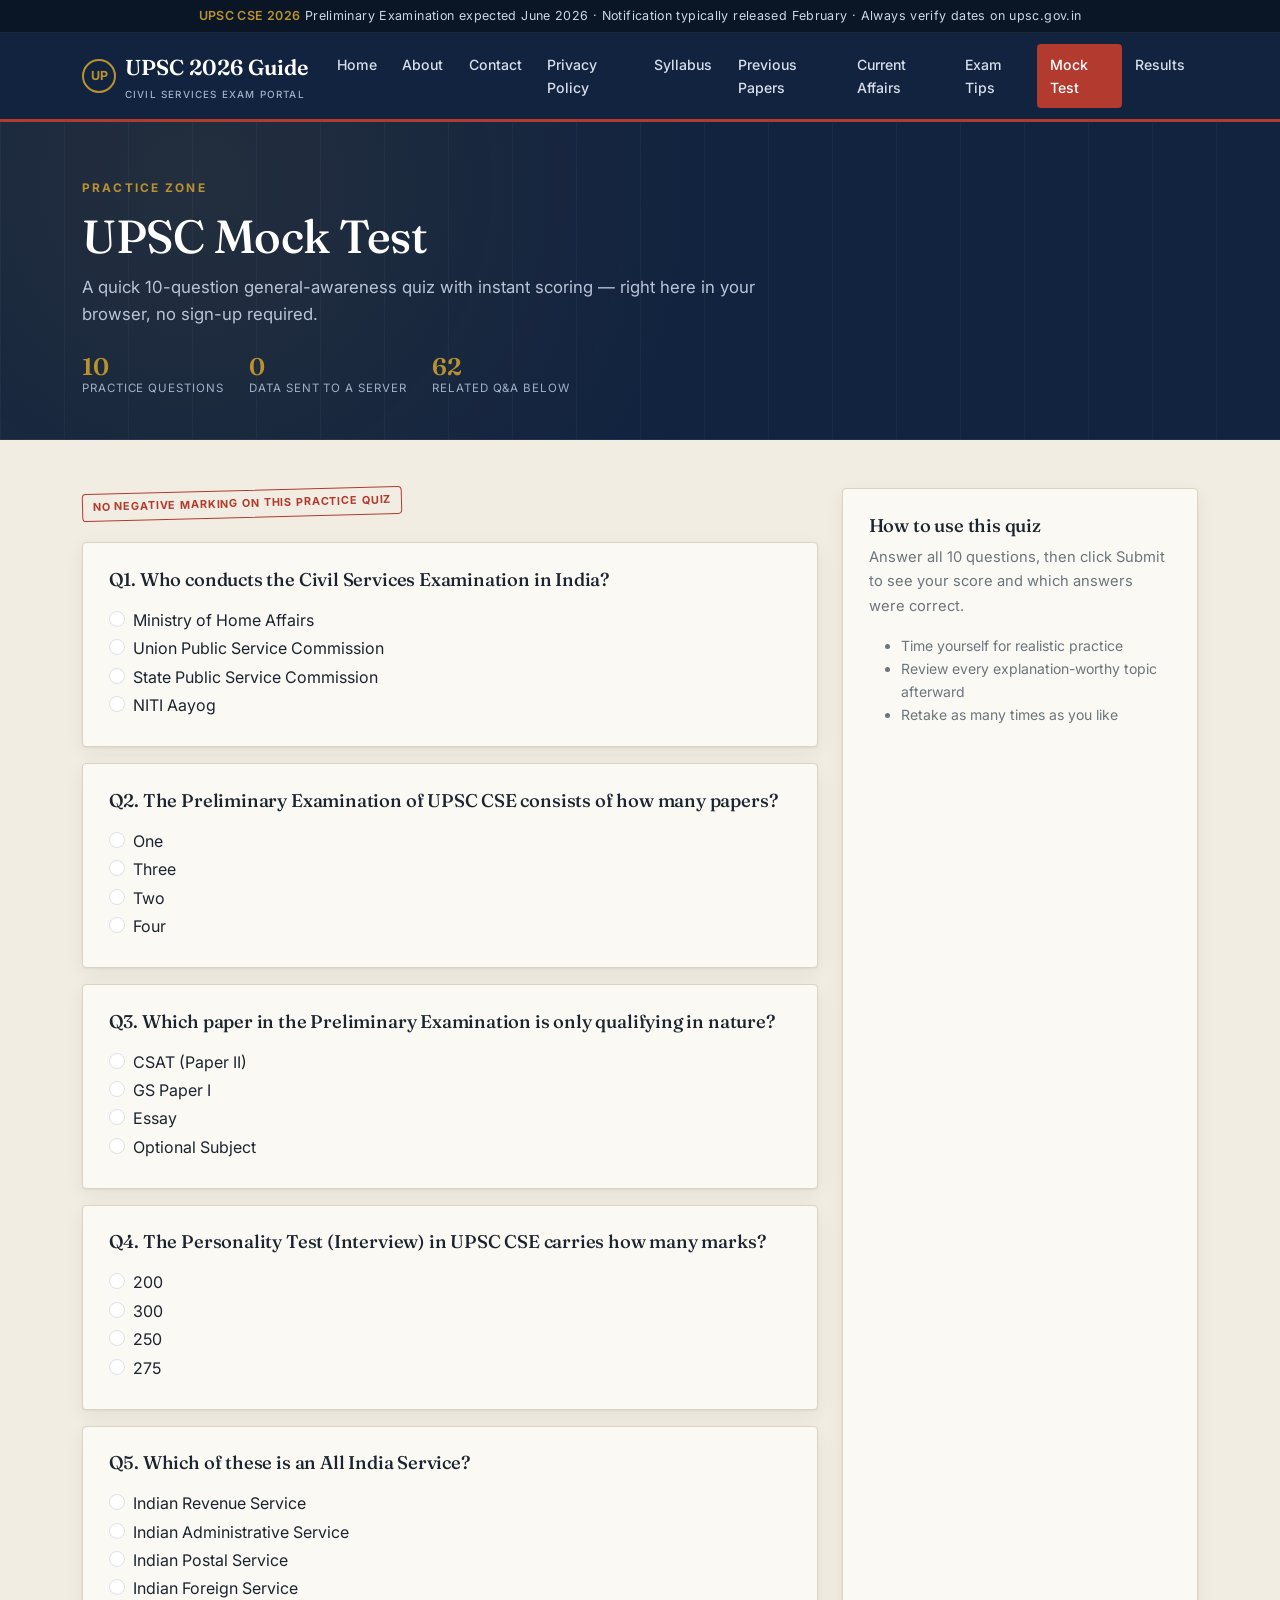
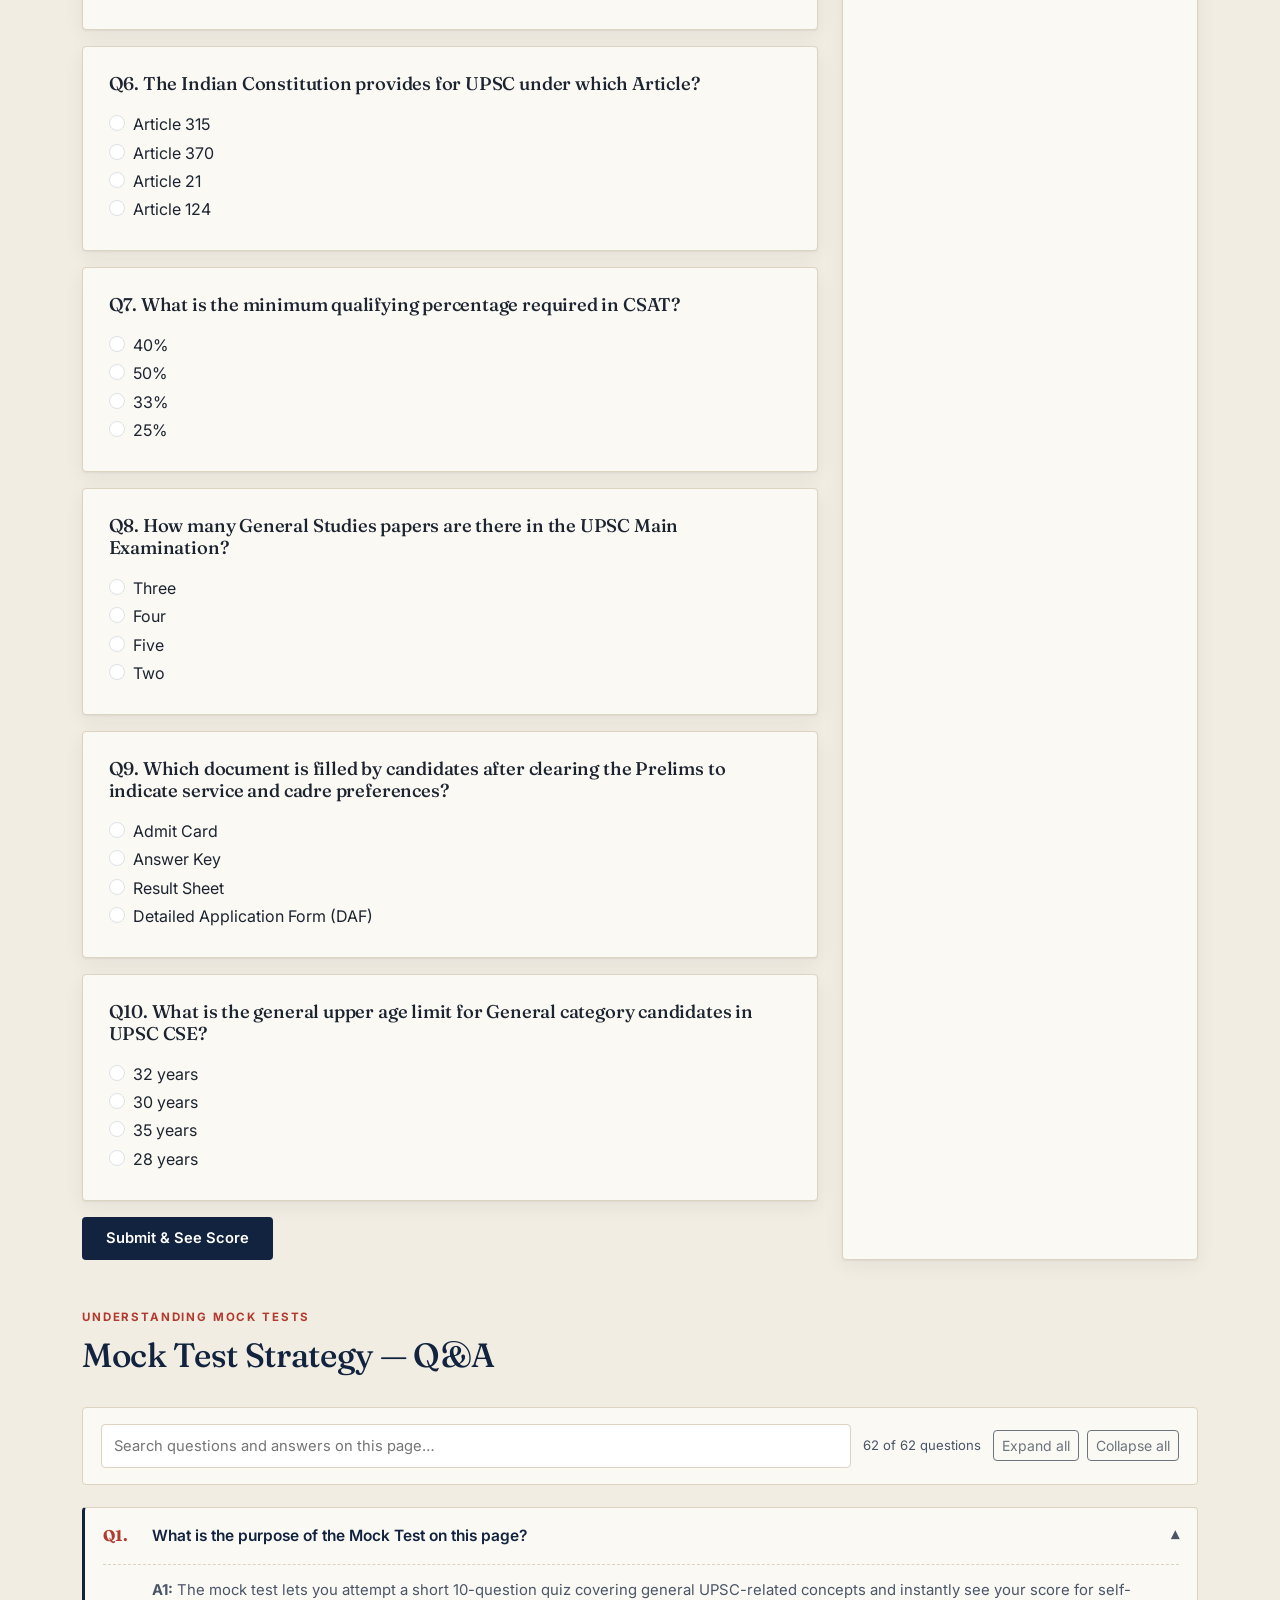
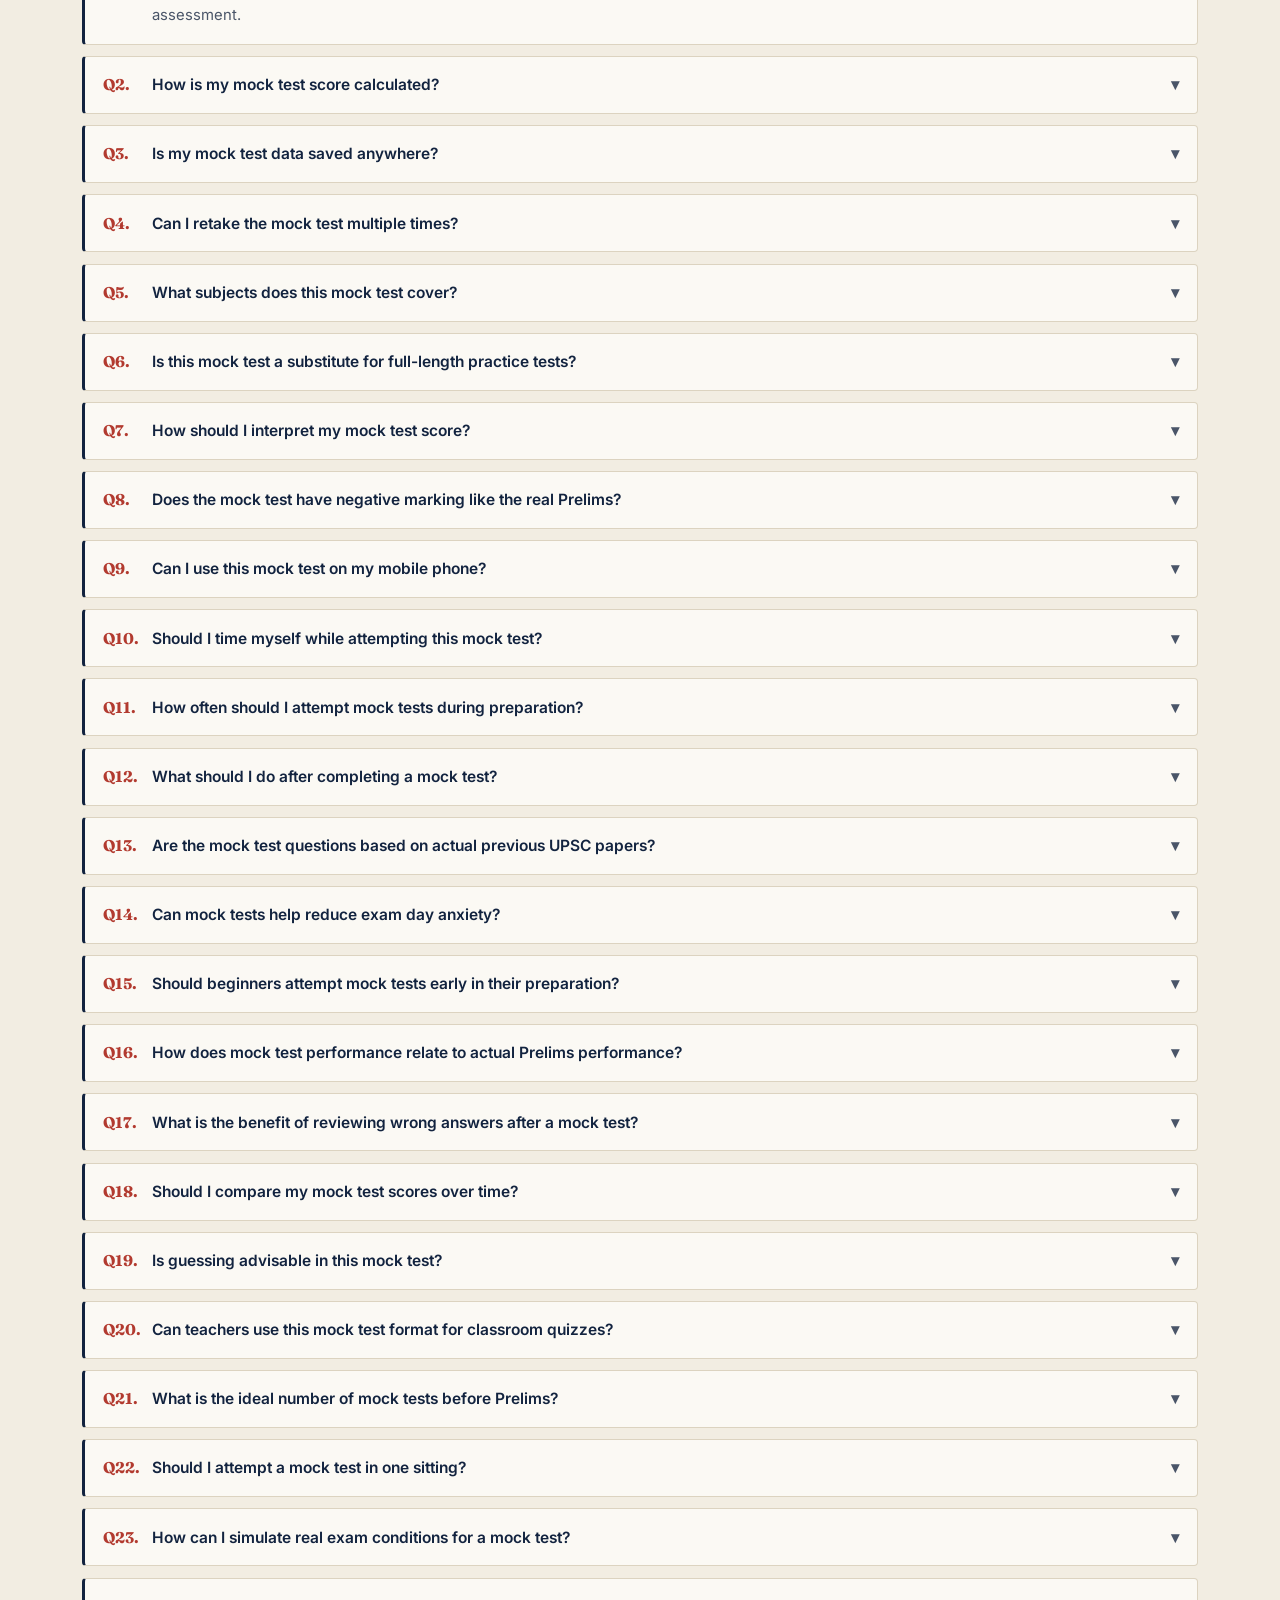
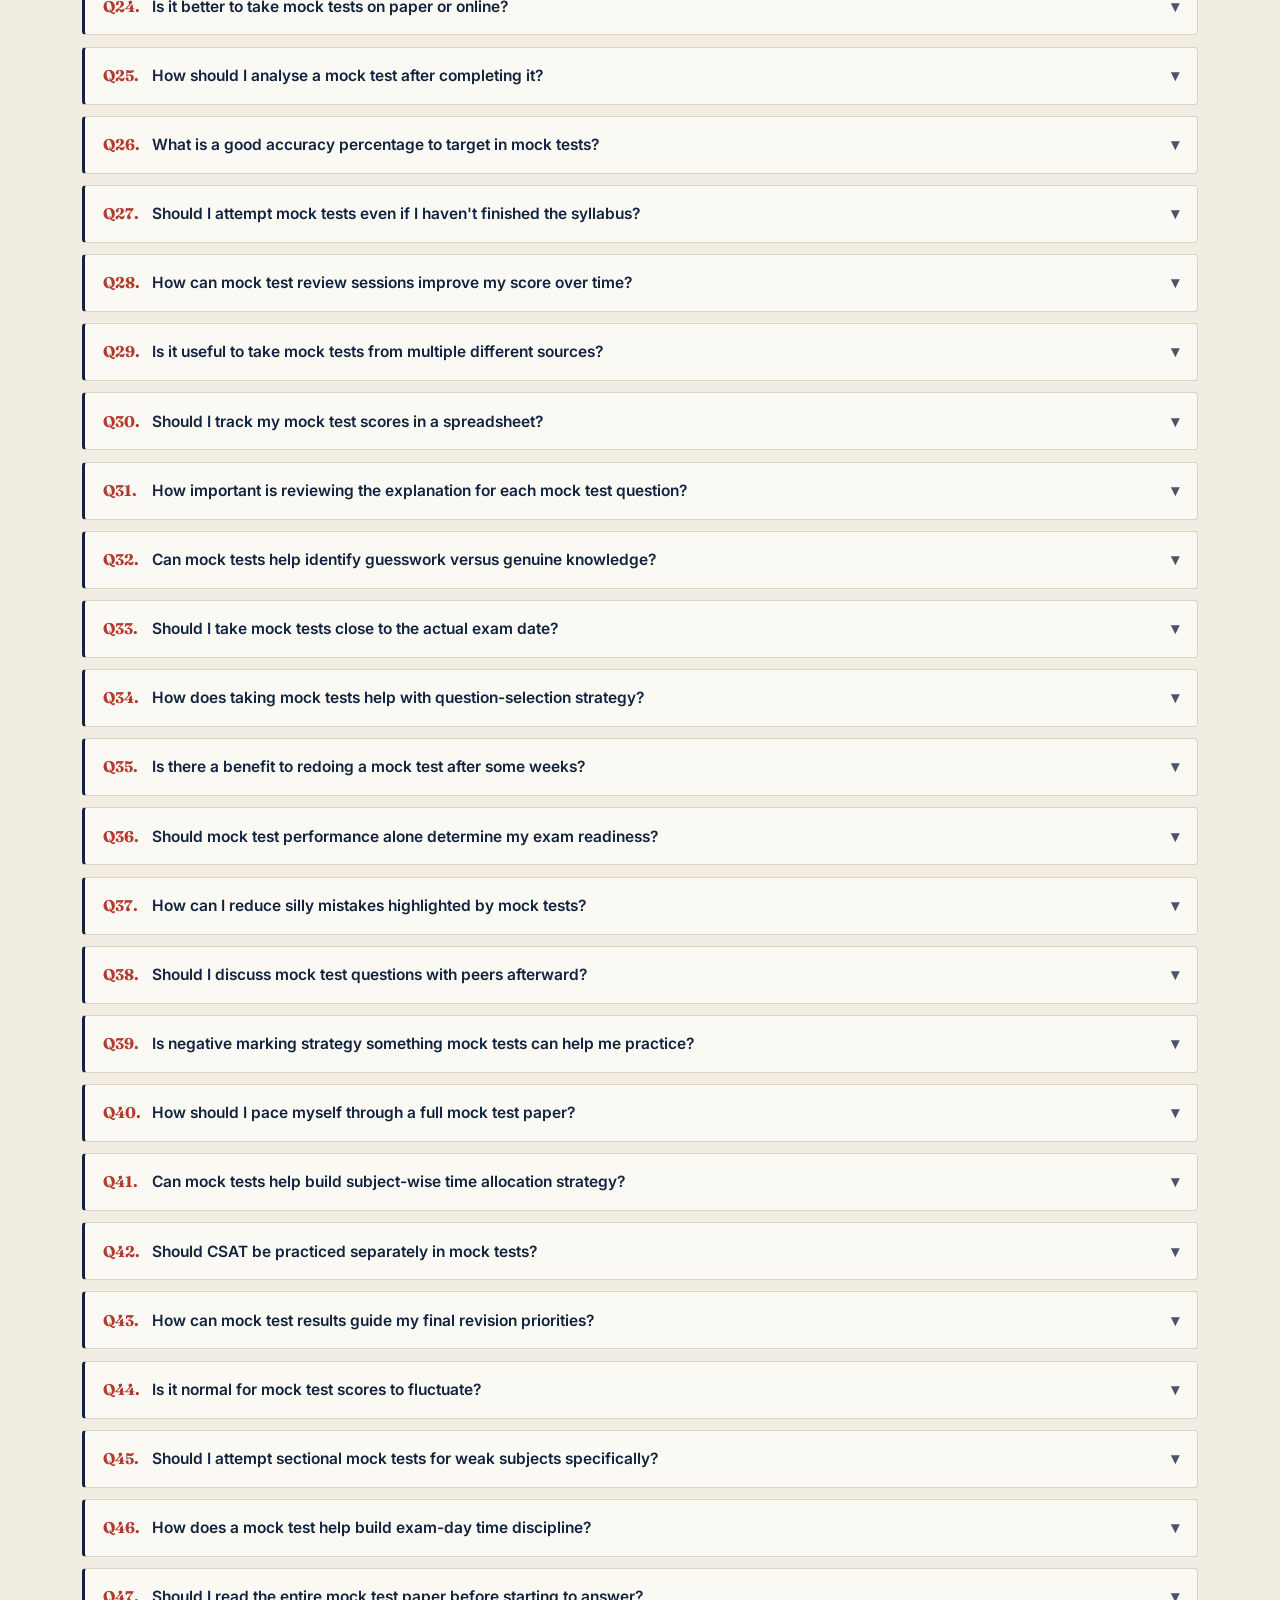
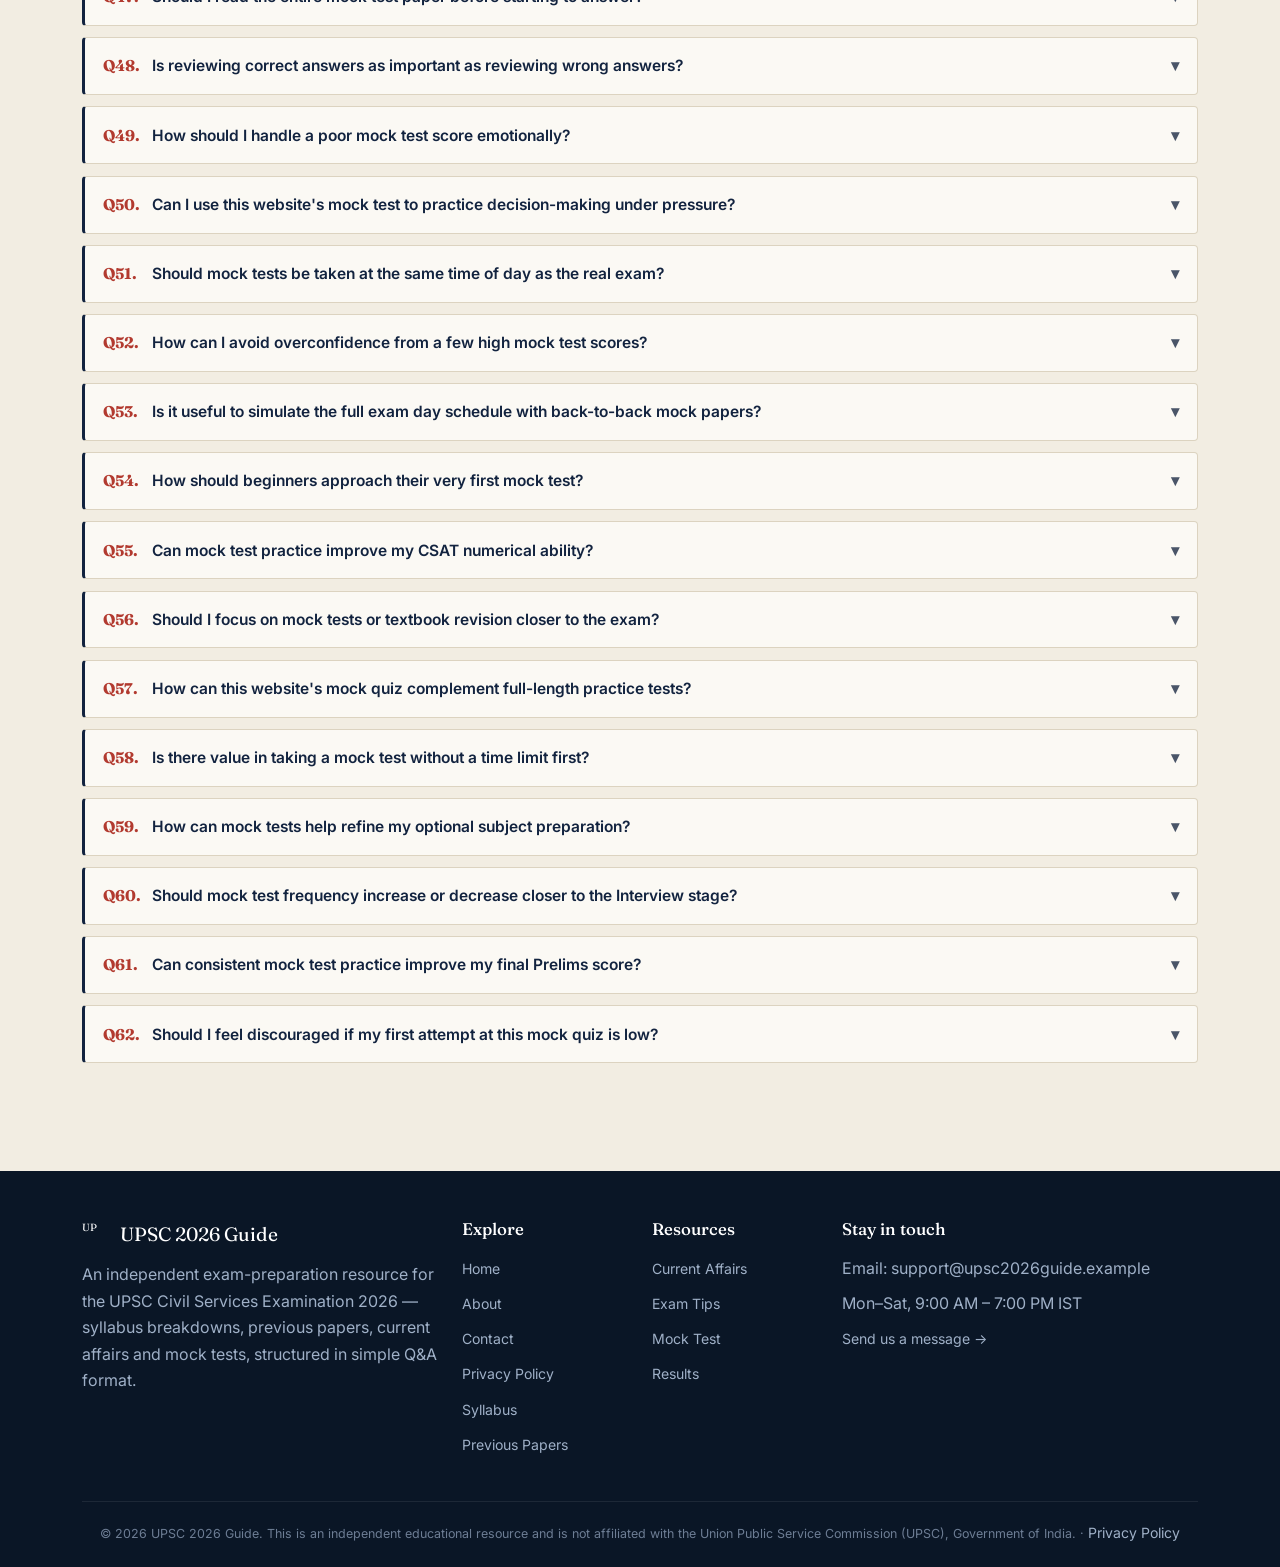
<file: mock-test.html>
<!DOCTYPE html>
<html lang="en">
<head>
<meta charset="UTF-8">
<meta name="viewport" content="width=device-width, initial-scale=1.0">
<title>UPSC Mock Test 2026 | Free Practice Quiz</title>
<meta name="description" content="Take a free UPSC-style mock test quiz with instant scoring, plus a complete Q&A guide on how to use mock tests effectively.">
<meta name="robots" content="index, follow">
<link rel="preconnect" href="https://fonts.googleapis.com">
<link rel="preconnect" href="https://fonts.gstatic.com" crossorigin>
<link href="https://fonts.googleapis.com/css2?family=Fraunces:wght@500;600;700&family=Inter:wght@400;500;600;700&display=swap" rel="stylesheet">
<link href="https://cdn.jsdelivr.net/npm/bootstrap@5.3.3/dist/css/bootstrap.min.css" rel="stylesheet">
<link rel="stylesheet" href="css/style.css">
  <!-- Adsense link -->
<meta name="google-adsense-account" content="ca-pub-1684242835147633">
<script async src="https://pagead2.googlesyndication.com/pagead/js/adsbygoogle.js?client=ca-pub-1684242835147633"
     crossorigin="anonymous"></script>
<!-- Google Sitemap link -->
<meta name="google-site-verification" content="H7gB5AGytu3hASQ3pwpH16zcMU7SUrdKjeU1gX_VIaM" />
<!-- Monetag link -->
<script src="https://quge5.com/88/tag.min.js" data-zone="255812" async data-cfasync="false"></script>

</head>
<body>
  <a href="#main-content" class="skip-link">Skip to main content</a>

  <div class="notice-bar">
    <div class="container"><strong>UPSC CSE 2026</strong> Preliminary Examination expected June 2026 &middot; Notification typically released February &middot; Always verify dates on upsc.gov.in</div>
  </div>

  <nav class="navbar navbar-expand-lg navbar-upsc sticky-top">
    <div class="container">
      <a class="navbar-brand" href="index.html">
        <span class="brand-mark">UP</span>
        <span>UPSC 2026 Guide<small>Civil Services Exam Portal</small></span>
      </a>
      <button class="navbar-toggler" type="button" data-bs-toggle="collapse" data-bs-target="#mainNav" aria-controls="mainNav" aria-expanded="false" aria-label="Toggle navigation">
        <span class="navbar-toggler-icon"></span>
      </button>
      <div class="collapse navbar-collapse" id="mainNav">
        <ul class="navbar-nav ms-auto">
          <li class="nav-item"><a class="nav-link" href="index.html">Home</a></li>
          <li class="nav-item"><a class="nav-link" href="about.html">About</a></li>
          <li class="nav-item"><a class="nav-link" href="contact.html">Contact</a></li>
          <li class="nav-item"><a class="nav-link" href="privacy-policy.html">Privacy Policy</a></li>
          <li class="nav-item"><a class="nav-link" href="syllabus.html">Syllabus</a></li>
          <li class="nav-item"><a class="nav-link" href="previous-papers.html">Previous Papers</a></li>
          <li class="nav-item"><a class="nav-link" href="current-affairs.html">Current Affairs</a></li>
          <li class="nav-item"><a class="nav-link" href="exam-tips.html">Exam Tips</a></li>
          <li class="nav-item"><a class="nav-link" href="mock-test.html">Mock Test</a></li>
          <li class="nav-item"><a class="nav-link" href="results.html">Results</a></li>
        </ul>
      </div>
    </div>
  </nav>

  <main id="main-content">
  <header class="page-masthead">
    <div class="container">
      <span class="eyebrow">Practice Zone</span>
      <h1>UPSC Mock Test</h1>
      <p>A quick 10-question general-awareness quiz with instant scoring — right here in your browser, no sign-up required.</p>
      <div class="masthead-stats"><div><div class="stat-num">10</div><div class="stat-label">Practice questions</div></div><div><div class="stat-num">0</div><div class="stat-label">Data sent to a server</div></div><div><div class="stat-num">62</div><div class="stat-label">Related Q&amp;A below</div></div></div>
    </div>
  </header>
  <section class="section">
    <div class="container">
      <div class="row">
        <div class="col-lg-8">
          <div class="mb-4">
            <span class="badge-stamp">No negative marking on this practice quiz</span>
          </div>
          <form id="mockTestForm">

        <div class="card-upsc mb-3">
          <h3 class="h6 mb-3">Q1. Who conducts the Civil Services Examination in India? <span class="badge bg-secondary ms-2" id="result-mt1" style="display:none;"></span></h3>
          
            <div class="form-check">
              <input class="form-check-input" type="radio" name="mt1" id="mt1_a" value="a">
              <label class="form-check-label" for="mt1_a">Ministry of Home Affairs</label>
            </div>
            <div class="form-check">
              <input class="form-check-input" type="radio" name="mt1" id="mt1_b" value="b">
              <label class="form-check-label" for="mt1_b">Union Public Service Commission</label>
            </div>
            <div class="form-check">
              <input class="form-check-input" type="radio" name="mt1" id="mt1_c" value="c">
              <label class="form-check-label" for="mt1_c">State Public Service Commission</label>
            </div>
            <div class="form-check">
              <input class="form-check-input" type="radio" name="mt1" id="mt1_d" value="d">
              <label class="form-check-label" for="mt1_d">NITI Aayog</label>
            </div>
        </div>

        <div class="card-upsc mb-3">
          <h3 class="h6 mb-3">Q2. The Preliminary Examination of UPSC CSE consists of how many papers? <span class="badge bg-secondary ms-2" id="result-mt2" style="display:none;"></span></h3>
          
            <div class="form-check">
              <input class="form-check-input" type="radio" name="mt2" id="mt2_a" value="a">
              <label class="form-check-label" for="mt2_a">One</label>
            </div>
            <div class="form-check">
              <input class="form-check-input" type="radio" name="mt2" id="mt2_b" value="b">
              <label class="form-check-label" for="mt2_b">Three</label>
            </div>
            <div class="form-check">
              <input class="form-check-input" type="radio" name="mt2" id="mt2_c" value="c">
              <label class="form-check-label" for="mt2_c">Two</label>
            </div>
            <div class="form-check">
              <input class="form-check-input" type="radio" name="mt2" id="mt2_d" value="d">
              <label class="form-check-label" for="mt2_d">Four</label>
            </div>
        </div>

        <div class="card-upsc mb-3">
          <h3 class="h6 mb-3">Q3. Which paper in the Preliminary Examination is only qualifying in nature? <span class="badge bg-secondary ms-2" id="result-mt3" style="display:none;"></span></h3>
          
            <div class="form-check">
              <input class="form-check-input" type="radio" name="mt3" id="mt3_a" value="a">
              <label class="form-check-label" for="mt3_a">CSAT (Paper II)</label>
            </div>
            <div class="form-check">
              <input class="form-check-input" type="radio" name="mt3" id="mt3_b" value="b">
              <label class="form-check-label" for="mt3_b">GS Paper I</label>
            </div>
            <div class="form-check">
              <input class="form-check-input" type="radio" name="mt3" id="mt3_c" value="c">
              <label class="form-check-label" for="mt3_c">Essay</label>
            </div>
            <div class="form-check">
              <input class="form-check-input" type="radio" name="mt3" id="mt3_d" value="d">
              <label class="form-check-label" for="mt3_d">Optional Subject</label>
            </div>
        </div>

        <div class="card-upsc mb-3">
          <h3 class="h6 mb-3">Q4. The Personality Test (Interview) in UPSC CSE carries how many marks? <span class="badge bg-secondary ms-2" id="result-mt4" style="display:none;"></span></h3>
          
            <div class="form-check">
              <input class="form-check-input" type="radio" name="mt4" id="mt4_a" value="a">
              <label class="form-check-label" for="mt4_a">200</label>
            </div>
            <div class="form-check">
              <input class="form-check-input" type="radio" name="mt4" id="mt4_b" value="b">
              <label class="form-check-label" for="mt4_b">300</label>
            </div>
            <div class="form-check">
              <input class="form-check-input" type="radio" name="mt4" id="mt4_c" value="c">
              <label class="form-check-label" for="mt4_c">250</label>
            </div>
            <div class="form-check">
              <input class="form-check-input" type="radio" name="mt4" id="mt4_d" value="d">
              <label class="form-check-label" for="mt4_d">275</label>
            </div>
        </div>

        <div class="card-upsc mb-3">
          <h3 class="h6 mb-3">Q5. Which of these is an All India Service? <span class="badge bg-secondary ms-2" id="result-mt5" style="display:none;"></span></h3>
          
            <div class="form-check">
              <input class="form-check-input" type="radio" name="mt5" id="mt5_a" value="a">
              <label class="form-check-label" for="mt5_a">Indian Revenue Service</label>
            </div>
            <div class="form-check">
              <input class="form-check-input" type="radio" name="mt5" id="mt5_b" value="b">
              <label class="form-check-label" for="mt5_b">Indian Administrative Service</label>
            </div>
            <div class="form-check">
              <input class="form-check-input" type="radio" name="mt5" id="mt5_c" value="c">
              <label class="form-check-label" for="mt5_c">Indian Postal Service</label>
            </div>
            <div class="form-check">
              <input class="form-check-input" type="radio" name="mt5" id="mt5_d" value="d">
              <label class="form-check-label" for="mt5_d">Indian Foreign Service</label>
            </div>
        </div>

        <div class="card-upsc mb-3">
          <h3 class="h6 mb-3">Q6. The Indian Constitution provides for UPSC under which Article? <span class="badge bg-secondary ms-2" id="result-mt6" style="display:none;"></span></h3>
          
            <div class="form-check">
              <input class="form-check-input" type="radio" name="mt6" id="mt6_a" value="a">
              <label class="form-check-label" for="mt6_a">Article 315</label>
            </div>
            <div class="form-check">
              <input class="form-check-input" type="radio" name="mt6" id="mt6_b" value="b">
              <label class="form-check-label" for="mt6_b">Article 370</label>
            </div>
            <div class="form-check">
              <input class="form-check-input" type="radio" name="mt6" id="mt6_c" value="c">
              <label class="form-check-label" for="mt6_c">Article 21</label>
            </div>
            <div class="form-check">
              <input class="form-check-input" type="radio" name="mt6" id="mt6_d" value="d">
              <label class="form-check-label" for="mt6_d">Article 124</label>
            </div>
        </div>

        <div class="card-upsc mb-3">
          <h3 class="h6 mb-3">Q7. What is the minimum qualifying percentage required in CSAT? <span class="badge bg-secondary ms-2" id="result-mt7" style="display:none;"></span></h3>
          
            <div class="form-check">
              <input class="form-check-input" type="radio" name="mt7" id="mt7_a" value="a">
              <label class="form-check-label" for="mt7_a">40%</label>
            </div>
            <div class="form-check">
              <input class="form-check-input" type="radio" name="mt7" id="mt7_b" value="b">
              <label class="form-check-label" for="mt7_b">50%</label>
            </div>
            <div class="form-check">
              <input class="form-check-input" type="radio" name="mt7" id="mt7_c" value="c">
              <label class="form-check-label" for="mt7_c">33%</label>
            </div>
            <div class="form-check">
              <input class="form-check-input" type="radio" name="mt7" id="mt7_d" value="d">
              <label class="form-check-label" for="mt7_d">25%</label>
            </div>
        </div>

        <div class="card-upsc mb-3">
          <h3 class="h6 mb-3">Q8. How many General Studies papers are there in the UPSC Main Examination? <span class="badge bg-secondary ms-2" id="result-mt8" style="display:none;"></span></h3>
          
            <div class="form-check">
              <input class="form-check-input" type="radio" name="mt8" id="mt8_a" value="a">
              <label class="form-check-label" for="mt8_a">Three</label>
            </div>
            <div class="form-check">
              <input class="form-check-input" type="radio" name="mt8" id="mt8_b" value="b">
              <label class="form-check-label" for="mt8_b">Four</label>
            </div>
            <div class="form-check">
              <input class="form-check-input" type="radio" name="mt8" id="mt8_c" value="c">
              <label class="form-check-label" for="mt8_c">Five</label>
            </div>
            <div class="form-check">
              <input class="form-check-input" type="radio" name="mt8" id="mt8_d" value="d">
              <label class="form-check-label" for="mt8_d">Two</label>
            </div>
        </div>

        <div class="card-upsc mb-3">
          <h3 class="h6 mb-3">Q9. Which document is filled by candidates after clearing the Prelims to indicate service and cadre preferences? <span class="badge bg-secondary ms-2" id="result-mt9" style="display:none;"></span></h3>
          
            <div class="form-check">
              <input class="form-check-input" type="radio" name="mt9" id="mt9_a" value="a">
              <label class="form-check-label" for="mt9_a">Admit Card</label>
            </div>
            <div class="form-check">
              <input class="form-check-input" type="radio" name="mt9" id="mt9_b" value="b">
              <label class="form-check-label" for="mt9_b">Answer Key</label>
            </div>
            <div class="form-check">
              <input class="form-check-input" type="radio" name="mt9" id="mt9_c" value="c">
              <label class="form-check-label" for="mt9_c">Result Sheet</label>
            </div>
            <div class="form-check">
              <input class="form-check-input" type="radio" name="mt9" id="mt9_d" value="d">
              <label class="form-check-label" for="mt9_d">Detailed Application Form (DAF)</label>
            </div>
        </div>

        <div class="card-upsc mb-3">
          <h3 class="h6 mb-3">Q10. What is the general upper age limit for General category candidates in UPSC CSE? <span class="badge bg-secondary ms-2" id="result-mt10" style="display:none;"></span></h3>
          
            <div class="form-check">
              <input class="form-check-input" type="radio" name="mt10" id="mt10_a" value="a">
              <label class="form-check-label" for="mt10_a">32 years</label>
            </div>
            <div class="form-check">
              <input class="form-check-input" type="radio" name="mt10" id="mt10_b" value="b">
              <label class="form-check-label" for="mt10_b">30 years</label>
            </div>
            <div class="form-check">
              <input class="form-check-input" type="radio" name="mt10" id="mt10_c" value="c">
              <label class="form-check-label" for="mt10_c">35 years</label>
            </div>
            <div class="form-check">
              <input class="form-check-input" type="radio" name="mt10" id="mt10_d" value="d">
              <label class="form-check-label" for="mt10_d">28 years</label>
            </div>
        </div>

        <button type="submit" class="btn btn-navy px-4">Submit &amp; See Score</button>
        <div id="mockScore" class="alert alert-info mt-3" style="display:none;"></div>
      </form>
        </div>
        <div class="col-lg-4">
          <div class="card-upsc">
            <h3 class="h6 mb-2">How to use this quiz</h3>
            <p class="small text-secondary mb-3">Answer all 10 questions, then click Submit to see your score and which answers were correct.</p>
            <ul class="small text-secondary mb-0">
              <li>Time yourself for realistic practice</li>
              <li>Review every explanation-worthy topic afterward</li>
              <li>Retake as many times as you like</li>
            </ul>
          </div>
        </div>
      </div>

      <div class="section-heading mt-5">
        <span class="section-label">Understanding Mock Tests</span>
        <h2>Mock Test Strategy — Q&amp;A</h2>
      </div>
      <div class="qa-toolbar">
        <label for="qaSearch" class="visually-hidden">Search questions</label>
        <input type="search" id="qaSearch" placeholder="Search questions and answers on this page&hellip;">
        <span class="qa-count" id="qaCount"></span>
        <div class="d-flex gap-2">
          <button type="button" class="btn btn-sm btn-outline-secondary" id="expandAll">Expand all</button>
          <button type="button" class="btn btn-sm btn-outline-secondary" id="collapseAll">Collapse all</button>
        </div>
      </div>
      <div class="qa-list">
        <div class="qa-item open">
          <button class="qa-question" type="button" aria-expanded="true">
            <span class="qnum">Q1.</span>
            <span>What is the purpose of the Mock Test on this page?</span>
            <span class="chev">&#9662;</span>
          </button>
          <div class="qa-answer">
            <p><strong>A1:</strong> The mock test lets you attempt a short 10-question quiz covering general UPSC-related concepts and instantly see your score for self-assessment.</p>
          </div>
        </div>
        <div class="qa-item">
          <button class="qa-question" type="button" aria-expanded="false">
            <span class="qnum">Q2.</span>
            <span>How is my mock test score calculated?</span>
            <span class="chev">&#9662;</span>
          </button>
          <div class="qa-answer">
            <p><strong>A2:</strong> Your score is calculated locally within your browser using JavaScript by comparing your selected answers with the correct answer key.</p>
          </div>
        </div>
        <div class="qa-item">
          <button class="qa-question" type="button" aria-expanded="false">
            <span class="qnum">Q3.</span>
            <span>Is my mock test data saved anywhere?</span>
            <span class="chev">&#9662;</span>
          </button>
          <div class="qa-answer">
            <p><strong>A3:</strong> No, your answers and score are processed only in your browser session and are not transmitted to or stored on any server.</p>
          </div>
        </div>
        <div class="qa-item">
          <button class="qa-question" type="button" aria-expanded="false">
            <span class="qnum">Q4.</span>
            <span>Can I retake the mock test multiple times?</span>
            <span class="chev">&#9662;</span>
          </button>
          <div class="qa-answer">
            <p><strong>A4:</strong> Yes, you can reset your selections and retake the quiz as many times as you like to practice and improve your score.</p>
          </div>
        </div>
        <div class="qa-item">
          <button class="qa-question" type="button" aria-expanded="false">
            <span class="qnum">Q5.</span>
            <span>What subjects does this mock test cover?</span>
            <span class="chev">&#9662;</span>
          </button>
          <div class="qa-answer">
            <p><strong>A5:</strong> This short mock test covers general awareness questions spanning polity, geography, economy, history and current affairs, reflecting the breadth of the UPSC syllabus.</p>
          </div>
        </div>
        <div class="qa-item">
          <button class="qa-question" type="button" aria-expanded="false">
            <span class="qnum">Q6.</span>
            <span>Is this mock test a substitute for full-length practice tests?</span>
            <span class="chev">&#9662;</span>
          </button>
          <div class="qa-answer">
            <p><strong>A6:</strong> No, this is a short practice tool for quick self-assessment; full-length timed mock tests from previous papers are recommended for comprehensive exam simulation.</p>
          </div>
        </div>
        <div class="qa-item">
          <button class="qa-question" type="button" aria-expanded="false">
            <span class="qnum">Q7.</span>
            <span>How should I interpret my mock test score?</span>
            <span class="chev">&#9662;</span>
          </button>
          <div class="qa-answer">
            <p><strong>A7:</strong> Use your score as a rough indicator of general awareness strength; consistent low scores in a topic suggest that area needs focused revision.</p>
          </div>
        </div>
        <div class="qa-item">
          <button class="qa-question" type="button" aria-expanded="false">
            <span class="qnum">Q8.</span>
            <span>Does the mock test have negative marking like the real Prelims?</span>
            <span class="chev">&#9662;</span>
          </button>
          <div class="qa-answer">
            <p><strong>A8:</strong> No, this simplified mock test does not apply negative marking; it is designed purely for quick self-practice rather than exact exam simulation.</p>
          </div>
        </div>
        <div class="qa-item">
          <button class="qa-question" type="button" aria-expanded="false">
            <span class="qnum">Q9.</span>
            <span>Can I use this mock test on my mobile phone?</span>
            <span class="chev">&#9662;</span>
          </button>
          <div class="qa-answer">
            <p><strong>A9:</strong> Yes, the mock test interface is fully responsive and works smoothly across mobile, tablet and desktop screen sizes.</p>
          </div>
        </div>
        <div class="qa-item">
          <button class="qa-question" type="button" aria-expanded="false">
            <span class="qnum">Q10.</span>
            <span>Should I time myself while attempting this mock test?</span>
            <span class="chev">&#9662;</span>
          </button>
          <div class="qa-answer">
            <p><strong>A10:</strong> Yes, timing yourself even on this short quiz helps build the habit of quick, decisive responses under time pressure.</p>
          </div>
        </div>
        <div class="qa-item">
          <button class="qa-question" type="button" aria-expanded="false">
            <span class="qnum">Q11.</span>
            <span>How often should I attempt mock tests during preparation?</span>
            <span class="chev">&#9662;</span>
          </button>
          <div class="qa-answer">
            <p><strong>A11:</strong> Regular mock test practice, ideally weekly or biweekly during the intensive preparation phase, helps track progress and build exam temperament.</p>
          </div>
        </div>
        <div class="qa-item">
          <button class="qa-question" type="button" aria-expanded="false">
            <span class="qnum">Q12.</span>
            <span>What should I do after completing a mock test?</span>
            <span class="chev">&#9662;</span>
          </button>
          <div class="qa-answer">
            <p><strong>A12:</strong> After completing a mock test, review each incorrect answer carefully to understand the underlying concept and address any knowledge gaps.</p>
          </div>
        </div>
        <div class="qa-item">
          <button class="qa-question" type="button" aria-expanded="false">
            <span class="qnum">Q13.</span>
            <span>Are the mock test questions based on actual previous UPSC papers?</span>
            <span class="chev">&#9662;</span>
          </button>
          <div class="qa-answer">
            <p><strong>A13:</strong> The questions here are illustrative practice questions in the UPSC style, created for self-assessment purposes rather than reproduced directly from official papers.</p>
          </div>
        </div>
        <div class="qa-item">
          <button class="qa-question" type="button" aria-expanded="false">
            <span class="qnum">Q14.</span>
            <span>Can mock tests help reduce exam day anxiety?</span>
            <span class="chev">&#9662;</span>
          </button>
          <div class="qa-answer">
            <p><strong>A14:</strong> Yes, regular mock test practice familiarises you with the exam format and time pressure, which can meaningfully reduce anxiety on the actual exam day.</p>
          </div>
        </div>
        <div class="qa-item">
          <button class="qa-question" type="button" aria-expanded="false">
            <span class="qnum">Q15.</span>
            <span>Should beginners attempt mock tests early in their preparation?</span>
            <span class="chev">&#9662;</span>
          </button>
          <div class="qa-answer">
            <p><strong>A15:</strong> Beginners can attempt simple mock tests early on to gauge their starting point, then increase mock test frequency as preparation progresses.</p>
          </div>
        </div>
        <div class="qa-item">
          <button class="qa-question" type="button" aria-expanded="false">
            <span class="qnum">Q16.</span>
            <span>How does mock test performance relate to actual Prelims performance?</span>
            <span class="chev">&#9662;</span>
          </button>
          <div class="qa-answer">
            <p><strong>A16:</strong> While not a perfect predictor, consistent mock test performance trends often correlate with overall readiness and confidence for the actual Prelims exam.</p>
          </div>
        </div>
        <div class="qa-item">
          <button class="qa-question" type="button" aria-expanded="false">
            <span class="qnum">Q17.</span>
            <span>What is the benefit of reviewing wrong answers after a mock test?</span>
            <span class="chev">&#9662;</span>
          </button>
          <div class="qa-answer">
            <p><strong>A17:</strong> Reviewing wrong answers turns each mock test into a targeted learning opportunity, often more valuable than the score itself.</p>
          </div>
        </div>
        <div class="qa-item">
          <button class="qa-question" type="button" aria-expanded="false">
            <span class="qnum">Q18.</span>
            <span>Should I compare my mock test scores over time?</span>
            <span class="chev">&#9662;</span>
          </button>
          <div class="qa-answer">
            <p><strong>A18:</strong> Yes, tracking your mock test scores over weeks or months helps visualise improvement trends and identify persistently weak topics.</p>
          </div>
        </div>
        <div class="qa-item">
          <button class="qa-question" type="button" aria-expanded="false">
            <span class="qnum">Q19.</span>
            <span>Is guessing advisable in this mock test?</span>
            <span class="chev">&#9662;</span>
          </button>
          <div class="qa-answer">
            <p><strong>A19:</strong> Since this mock test has no negative marking, you may attempt all questions; however, real Prelims strategy should always account for negative marking.</p>
          </div>
        </div>
        <div class="qa-item">
          <button class="qa-question" type="button" aria-expanded="false">
            <span class="qnum">Q20.</span>
            <span>Can teachers use this mock test format for classroom quizzes?</span>
            <span class="chev">&#9662;</span>
          </button>
          <div class="qa-answer">
            <p><strong>A20:</strong> Yes, educators may use this simple mock test format as a quick classroom or self-study quiz for UPSC-oriented general awareness practice.</p>
          </div>
        </div>
        <div class="qa-item">
          <button class="qa-question" type="button" aria-expanded="false">
            <span class="qnum">Q21.</span>
            <span>What is the ideal number of mock tests before Prelims?</span>
            <span class="chev">&#9662;</span>
          </button>
          <div class="qa-answer">
            <p><strong>A21:</strong> Many successful aspirants attempt between 20 and 40 full-length mock tests in the months leading up to Prelims, alongside topic-wise sectional tests.</p>
          </div>
        </div>
        <div class="qa-item">
          <button class="qa-question" type="button" aria-expanded="false">
            <span class="qnum">Q22.</span>
            <span>Should I attempt a mock test in one sitting?</span>
            <span class="chev">&#9662;</span>
          </button>
          <div class="qa-answer">
            <p><strong>A22:</strong> Yes, attempting a full mock test in a single, uninterrupted sitting best simulates the real exam environment and builds sustained concentration.</p>
          </div>
        </div>
        <div class="qa-item">
          <button class="qa-question" type="button" aria-expanded="false">
            <span class="qnum">Q23.</span>
            <span>How can I simulate real exam conditions for a mock test?</span>
            <span class="chev">&#9662;</span>
          </button>
          <div class="qa-answer">
            <p><strong>A23:</strong> Sit in a quiet space, use a timer, avoid reference material, and follow the exact paper-wise duration to closely simulate real exam conditions.</p>
          </div>
        </div>
        <div class="qa-item">
          <button class="qa-question" type="button" aria-expanded="false">
            <span class="qnum">Q24.</span>
            <span>Is it better to take mock tests on paper or online?</span>
            <span class="chev">&#9662;</span>
          </button>
          <div class="qa-answer">
            <p><strong>A24:</strong> Both formats are useful; online mock tests build comfort with the OMR-style interface, while paper-based tests can help with time and answer-marking discipline.</p>
          </div>
        </div>
        <div class="qa-item">
          <button class="qa-question" type="button" aria-expanded="false">
            <span class="qnum">Q25.</span>
            <span>How should I analyse a mock test after completing it?</span>
            <span class="chev">&#9662;</span>
          </button>
          <div class="qa-answer">
            <p><strong>A25:</strong> A thorough analysis includes checking accuracy, time spent per section, question-skipping strategy, and specific topics causing repeated errors.</p>
          </div>
        </div>
        <div class="qa-item">
          <button class="qa-question" type="button" aria-expanded="false">
            <span class="qnum">Q26.</span>
            <span>What is a good accuracy percentage to target in mock tests?</span>
            <span class="chev">&#9662;</span>
          </button>
          <div class="qa-answer">
            <p><strong>A26:</strong> While targets vary by individual strategy, many aspirants aim for 75-85% accuracy on attempted questions to balance risk from negative marking with a strong overall score.</p>
          </div>
        </div>
        <div class="qa-item">
          <button class="qa-question" type="button" aria-expanded="false">
            <span class="qnum">Q27.</span>
            <span>Should I attempt mock tests even if I haven't finished the syllabus?</span>
            <span class="chev">&#9662;</span>
          </button>
          <div class="qa-answer">
            <p><strong>A27:</strong> Yes, attempting mock tests even with partial syllabus coverage helps identify gaps early and build exam familiarity progressively.</p>
          </div>
        </div>
        <div class="qa-item">
          <button class="qa-question" type="button" aria-expanded="false">
            <span class="qnum">Q28.</span>
            <span>How can mock test review sessions improve my score over time?</span>
            <span class="chev">&#9662;</span>
          </button>
          <div class="qa-answer">
            <p><strong>A28:</strong> Structured review sessions after each mock test, focused on understanding mistakes rather than just noting the score, drive the most improvement over time.</p>
          </div>
        </div>
        <div class="qa-item">
          <button class="qa-question" type="button" aria-expanded="false">
            <span class="qnum">Q29.</span>
            <span>Is it useful to take mock tests from multiple different sources?</span>
            <span class="chev">&#9662;</span>
          </button>
          <div class="qa-answer">
            <p><strong>A29:</strong> Yes, using mock tests from a few different quality sources exposes you to varied question styles and reduces overreliance on one particular pattern.</p>
          </div>
        </div>
        <div class="qa-item">
          <button class="qa-question" type="button" aria-expanded="false">
            <span class="qnum">Q30.</span>
            <span>Should I track my mock test scores in a spreadsheet?</span>
            <span class="chev">&#9662;</span>
          </button>
          <div class="qa-answer">
            <p><strong>A30:</strong> Yes, tracking scores, accuracy, and time taken across mock tests in a spreadsheet helps visualise trends and measure genuine progress.</p>
          </div>
        </div>
        <div class="qa-item">
          <button class="qa-question" type="button" aria-expanded="false">
            <span class="qnum">Q31.</span>
            <span>How important is reviewing the explanation for each mock test question?</span>
            <span class="chev">&#9662;</span>
          </button>
          <div class="qa-answer">
            <p><strong>A31:</strong> Reviewing detailed explanations, even for questions answered correctly, often reveals additional related facts useful for the actual exam.</p>
          </div>
        </div>
        <div class="qa-item">
          <button class="qa-question" type="button" aria-expanded="false">
            <span class="qnum">Q32.</span>
            <span>Can mock tests help identify guesswork versus genuine knowledge?</span>
            <span class="chev">&#9662;</span>
          </button>
          <div class="qa-answer">
            <p><strong>A32:</strong> Yes, if you mark your confidence level while attempting each question, later review can distinguish between lucky guesses and solid knowledge.</p>
          </div>
        </div>
        <div class="qa-item">
          <button class="qa-question" type="button" aria-expanded="false">
            <span class="qnum">Q33.</span>
            <span>Should I take mock tests close to the actual exam date?</span>
            <span class="chev">&#9662;</span>
          </button>
          <div class="qa-answer">
            <p><strong>A33:</strong> Yes, taking one or two full-length mock tests in the final week helps maintain exam readiness, though intensive new mock testing should generally taper off just before the exam.</p>
          </div>
        </div>
        <div class="qa-item">
          <button class="qa-question" type="button" aria-expanded="false">
            <span class="qnum">Q34.</span>
            <span>How does taking mock tests help with question-selection strategy?</span>
            <span class="chev">&#9662;</span>
          </button>
          <div class="qa-answer">
            <p><strong>A34:</strong> Regular mock test practice helps you develop a personal strategy for which types of questions to attempt first and which to strategically skip.</p>
          </div>
        </div>
        <div class="qa-item">
          <button class="qa-question" type="button" aria-expanded="false">
            <span class="qnum">Q35.</span>
            <span>Is there a benefit to redoing a mock test after some weeks?</span>
            <span class="chev">&#9662;</span>
          </button>
          <div class="qa-answer">
            <p><strong>A35:</strong> Yes, redoing a mock test after a gap of a few weeks can reveal genuine retention versus short-term memorisation of specific questions.</p>
          </div>
        </div>
        <div class="qa-item">
          <button class="qa-question" type="button" aria-expanded="false">
            <span class="qnum">Q36.</span>
            <span>Should mock test performance alone determine my exam readiness?</span>
            <span class="chev">&#9662;</span>
          </button>
          <div class="qa-answer">
            <p><strong>A36:</strong> No, mock test performance is one useful indicator among several, including conceptual clarity, current affairs awareness, and consistency of daily study.</p>
          </div>
        </div>
        <div class="qa-item">
          <button class="qa-question" type="button" aria-expanded="false">
            <span class="qnum">Q37.</span>
            <span>How can I reduce silly mistakes highlighted by mock tests?</span>
            <span class="chev">&#9662;</span>
          </button>
          <div class="qa-answer">
            <p><strong>A37:</strong> Careful, unhurried reading of each question and systematically eliminating incorrect options can help reduce silly, avoidable mistakes over time.</p>
          </div>
        </div>
        <div class="qa-item">
          <button class="qa-question" type="button" aria-expanded="false">
            <span class="qnum">Q38.</span>
            <span>Should I discuss mock test questions with peers afterward?</span>
            <span class="chev">&#9662;</span>
          </button>
          <div class="qa-answer">
            <p><strong>A38:</strong> Yes, discussing tricky mock test questions with peers can reveal alternate reasoning approaches and deepen your understanding of the underlying concept.</p>
          </div>
        </div>
        <div class="qa-item">
          <button class="qa-question" type="button" aria-expanded="false">
            <span class="qnum">Q39.</span>
            <span>Is negative marking strategy something mock tests can help me practice?</span>
            <span class="chev">&#9662;</span>
          </button>
          <div class="qa-answer">
            <p><strong>A39:</strong> Yes, practicing under simulated negative marking conditions helps you develop a disciplined approach to deciding when to attempt or skip a question.</p>
          </div>
        </div>
        <div class="qa-item">
          <button class="qa-question" type="button" aria-expanded="false">
            <span class="qnum">Q40.</span>
            <span>How should I pace myself through a full mock test paper?</span>
            <span class="chev">&#9662;</span>
          </button>
          <div class="qa-answer">
            <p><strong>A40:</strong> Dividing the total time by the number of questions and allocating buffer time for review at the end is a commonly recommended pacing strategy.</p>
          </div>
        </div>
        <div class="qa-item">
          <button class="qa-question" type="button" aria-expanded="false">
            <span class="qnum">Q41.</span>
            <span>Can mock tests help build subject-wise time allocation strategy?</span>
            <span class="chev">&#9662;</span>
          </button>
          <div class="qa-answer">
            <p><strong>A41:</strong> Yes, tracking time spent per subject across multiple mock tests helps refine how much time to allocate to each subject area in the real exam.</p>
          </div>
        </div>
        <div class="qa-item">
          <button class="qa-question" type="button" aria-expanded="false">
            <span class="qnum">Q42.</span>
            <span>Should CSAT be practiced separately in mock tests?</span>
            <span class="chev">&#9662;</span>
          </button>
          <div class="qa-answer">
            <p><strong>A42:</strong> Yes, since CSAT has a different skillset (reasoning, comprehension, numeracy), dedicated CSAT-focused mock practice is generally recommended alongside GS mock tests.</p>
          </div>
        </div>
        <div class="qa-item">
          <button class="qa-question" type="button" aria-expanded="false">
            <span class="qnum">Q43.</span>
            <span>How can mock test results guide my final revision priorities?</span>
            <span class="chev">&#9662;</span>
          </button>
          <div class="qa-answer">
            <p><strong>A43:</strong> Consistently weak areas revealed across multiple mock tests should be prioritised in your final revision schedule before the actual exam.</p>
          </div>
        </div>
        <div class="qa-item">
          <button class="qa-question" type="button" aria-expanded="false">
            <span class="qnum">Q44.</span>
            <span>Is it normal for mock test scores to fluctuate?</span>
            <span class="chev">&#9662;</span>
          </button>
          <div class="qa-answer">
            <p><strong>A44:</strong> Yes, some fluctuation in mock test scores is normal due to varying question difficulty and topics; focus on overall trends rather than any single test.</p>
          </div>
        </div>
        <div class="qa-item">
          <button class="qa-question" type="button" aria-expanded="false">
            <span class="qnum">Q45.</span>
            <span>Should I attempt sectional mock tests for weak subjects specifically?</span>
            <span class="chev">&#9662;</span>
          </button>
          <div class="qa-answer">
            <p><strong>A45:</strong> Yes, targeted sectional mock tests for consistently weak subjects can help convert general weaknesses into strengths before the final exam.</p>
          </div>
        </div>
        <div class="qa-item">
          <button class="qa-question" type="button" aria-expanded="false">
            <span class="qnum">Q46.</span>
            <span>How does a mock test help build exam-day time discipline?</span>
            <span class="chev">&#9662;</span>
          </button>
          <div class="qa-answer">
            <p><strong>A46:</strong> Repeated timed practice trains your internal sense of pacing, helping you avoid spending too long on any single question during the actual exam.</p>
          </div>
        </div>
        <div class="qa-item">
          <button class="qa-question" type="button" aria-expanded="false">
            <span class="qnum">Q47.</span>
            <span>Should I read the entire mock test paper before starting to answer?</span>
            <span class="chev">&#9662;</span>
          </button>
          <div class="qa-answer">
            <p><strong>A47:</strong> Some aspirants find a quick initial scan helpful to identify easier questions first, while others prefer solving sequentially; either approach can work with practice.</p>
          </div>
        </div>
        <div class="qa-item">
          <button class="qa-question" type="button" aria-expanded="false">
            <span class="qnum">Q48.</span>
            <span>Is reviewing correct answers as important as reviewing wrong answers?</span>
            <span class="chev">&#9662;</span>
          </button>
          <div class="qa-answer">
            <p><strong>A48:</strong> Yes, reviewing correct answers helps confirm and reinforce genuine understanding, while also catching accidental lucky guesses that need further study.</p>
          </div>
        </div>
        <div class="qa-item">
          <button class="qa-question" type="button" aria-expanded="false">
            <span class="qnum">Q49.</span>
            <span>How should I handle a poor mock test score emotionally?</span>
            <span class="chev">&#9662;</span>
          </button>
          <div class="qa-answer">
            <p><strong>A49:</strong> A poor mock test score should be treated as diagnostic feedback for improvement rather than a reflection of overall ability or final exam outcome.</p>
          </div>
        </div>
        <div class="qa-item">
          <button class="qa-question" type="button" aria-expanded="false">
            <span class="qnum">Q50.</span>
            <span>Can I use this website's mock test to practice decision-making under pressure?</span>
            <span class="chev">&#9662;</span>
          </button>
          <div class="qa-answer">
            <p><strong>A50:</strong> Yes, attempting this mock test with a self-imposed time limit is a simple way to practice quick decision-making under mild exam-like pressure.</p>
          </div>
        </div>
        <div class="qa-item">
          <button class="qa-question" type="button" aria-expanded="false">
            <span class="qnum">Q51.</span>
            <span>Should mock tests be taken at the same time of day as the real exam?</span>
            <span class="chev">&#9662;</span>
          </button>
          <div class="qa-answer">
            <p><strong>A51:</strong> Yes, taking some mock tests at the same time slot as your scheduled Prelims exam can help align your body's alertness rhythm accordingly.</p>
          </div>
        </div>
        <div class="qa-item">
          <button class="qa-question" type="button" aria-expanded="false">
            <span class="qnum">Q52.</span>
            <span>How can I avoid overconfidence from a few high mock test scores?</span>
            <span class="chev">&#9662;</span>
          </button>
          <div class="qa-answer">
            <p><strong>A52:</strong> Maintaining a broad set of mock tests from varied sources and consistently reviewing mistakes helps prevent overconfidence based on a limited sample.</p>
          </div>
        </div>
        <div class="qa-item">
          <button class="qa-question" type="button" aria-expanded="false">
            <span class="qnum">Q53.</span>
            <span>Is it useful to simulate the full exam day schedule with back-to-back mock papers?</span>
            <span class="chev">&#9662;</span>
          </button>
          <div class="qa-answer">
            <p><strong>A53:</strong> Yes, simulating the full day with both GS Paper I and CSAT back-to-back, including breaks, closely mirrors the actual Prelims exam day experience.</p>
          </div>
        </div>
        <div class="qa-item">
          <button class="qa-question" type="button" aria-expanded="false">
            <span class="qnum">Q54.</span>
            <span>How should beginners approach their very first mock test?</span>
            <span class="chev">&#9662;</span>
          </button>
          <div class="qa-answer">
            <p><strong>A54:</strong> Beginners should treat their first mock test purely as a baseline diagnostic, without pressure for a high score, to identify a realistic starting point.</p>
          </div>
        </div>
        <div class="qa-item">
          <button class="qa-question" type="button" aria-expanded="false">
            <span class="qnum">Q55.</span>
            <span>Can mock test practice improve my CSAT numerical ability?</span>
            <span class="chev">&#9662;</span>
          </button>
          <div class="qa-answer">
            <p><strong>A55:</strong> Yes, regular practice with numerical and reasoning-based mock questions gradually builds speed and accuracy for the CSAT paper.</p>
          </div>
        </div>
        <div class="qa-item">
          <button class="qa-question" type="button" aria-expanded="false">
            <span class="qnum">Q56.</span>
            <span>Should I focus on mock tests or textbook revision closer to the exam?</span>
            <span class="chev">&#9662;</span>
          </button>
          <div class="qa-answer">
            <p><strong>A56:</strong> A balanced mix is ideal: use mock tests to apply and test knowledge, while continuing brief, focused textbook revision for memory reinforcement.</p>
          </div>
        </div>
        <div class="qa-item">
          <button class="qa-question" type="button" aria-expanded="false">
            <span class="qnum">Q57.</span>
            <span>How can this website's mock quiz complement full-length practice tests?</span>
            <span class="chev">&#9662;</span>
          </button>
          <div class="qa-answer">
            <p><strong>A57:</strong> This quick quiz is useful for short daily practice sessions, complementing more comprehensive full-length mock tests taken periodically.</p>
          </div>
        </div>
        <div class="qa-item">
          <button class="qa-question" type="button" aria-expanded="false">
            <span class="qnum">Q58.</span>
            <span>Is there value in taking a mock test without a time limit first?</span>
            <span class="chev">&#9662;</span>
          </button>
          <div class="qa-answer">
            <p><strong>A58:</strong> Yes, some aspirants find it useful to attempt an initial untimed mock test to focus purely on accuracy before layering in timed practice later.</p>
          </div>
        </div>
        <div class="qa-item">
          <button class="qa-question" type="button" aria-expanded="false">
            <span class="qnum">Q59.</span>
            <span>How can mock tests help refine my optional subject preparation?</span>
            <span class="chev">&#9662;</span>
          </button>
          <div class="qa-answer">
            <p><strong>A59:</strong> Optional-subject-specific mock tests and previous papers, similar in principle to this GS quiz, help refine your depth and structure in that subject.</p>
          </div>
        </div>
        <div class="qa-item">
          <button class="qa-question" type="button" aria-expanded="false">
            <span class="qnum">Q60.</span>
            <span>Should mock test frequency increase or decrease closer to the Interview stage?</span>
            <span class="chev">&#9662;</span>
          </button>
          <div class="qa-answer">
            <p><strong>A60:</strong> Written mock tests typically taper off after Mains, giving way to mock interviews and current affairs review as the Interview date approaches.</p>
          </div>
        </div>
        <div class="qa-item">
          <button class="qa-question" type="button" aria-expanded="false">
            <span class="qnum">Q61.</span>
            <span>Can consistent mock test practice improve my final Prelims score?</span>
            <span class="chev">&#9662;</span>
          </button>
          <div class="qa-answer">
            <p><strong>A61:</strong> Yes, extensive research and aspirant experience suggest that consistent, well-reviewed mock test practice meaningfully improves both speed and accuracy over time.</p>
          </div>
        </div>
        <div class="qa-item">
          <button class="qa-question" type="button" aria-expanded="false">
            <span class="qnum">Q62.</span>
            <span>Should I feel discouraged if my first attempt at this mock quiz is low?</span>
            <span class="chev">&#9662;</span>
          </button>
          <div class="qa-answer">
            <p><strong>A62:</strong> No, treat any initial score as a starting baseline; consistent practice and review, both here and with full-length previous papers, typically lead to steady improvement.</p>
          </div>
        </div>
        <div class="qa-nomatch" id="qaNoMatch">No questions match your search. Try a different keyword.</div>
      </div>
    </div>
  </section>

  </main>

  <footer class="footer-upsc">
    <div class="container">
      <div class="row g-4">
        <div class="col-lg-4 col-md-12">
          <div class="footer-brand"><span class="brand-mark" style="width:30px;height:30px;font-size:.65rem;">UP</span> UPSC 2026 Guide</div>
          <p>An independent exam-preparation resource for the UPSC Civil Services Examination 2026 — syllabus breakdowns, previous papers, current affairs and mock tests, structured in simple Q&amp;A format.</p>
        </div>
        <div class="col-lg-2 col-md-4 col-6">
          <h5>Explore</h5>
          <ul>
            <li><a href="index.html">Home</a></li>
            <li><a href="about.html">About</a></li>
            <li><a href="contact.html">Contact</a></li>
            <li><a href="privacy-policy.html">Privacy Policy</a></li>
            <li><a href="syllabus.html">Syllabus</a></li>
            <li><a href="previous-papers.html">Previous Papers</a></li>
          </ul>
        </div>
        <div class="col-lg-2 col-md-4 col-6">
          <h5>Resources</h5>
          <ul>
            <li><a href="current-affairs.html">Current Affairs</a></li>
            <li><a href="exam-tips.html">Exam Tips</a></li>
            <li><a href="mock-test.html">Mock Test</a></li>
            <li><a href="results.html">Results</a></li>
          </ul>
        </div>
        <div class="col-lg-4 col-md-4 col-12">
          <h5>Stay in touch</h5>
          <ul>
            <li>Email: support@upsc2026guide.example</li>
            <li>Mon–Sat, 9:00 AM – 7:00 PM IST</li>
            <li><a href="contact.html">Send us a message &rarr;</a></li>
          </ul>
        </div>
      </div>
      <div class="footer-bottom">
        &copy; 2026 UPSC 2026 Guide. This is an independent educational resource and is not affiliated with the Union Public Service Commission (UPSC), Government of India. &middot; <a href="privacy-policy.html">Privacy Policy</a>
      </div>
    </div>
  </footer>

  <button id="bttBtn" class="btt" aria-label="Back to top" title="Back to top">&uarr;</button>

  <script src="https://cdn.jsdelivr.net/npm/bootstrap@5.3.3/dist/js/bootstrap.bundle.min.js"></script>
  <script src="js/script.js"></script>
</body>
</html>
</file>
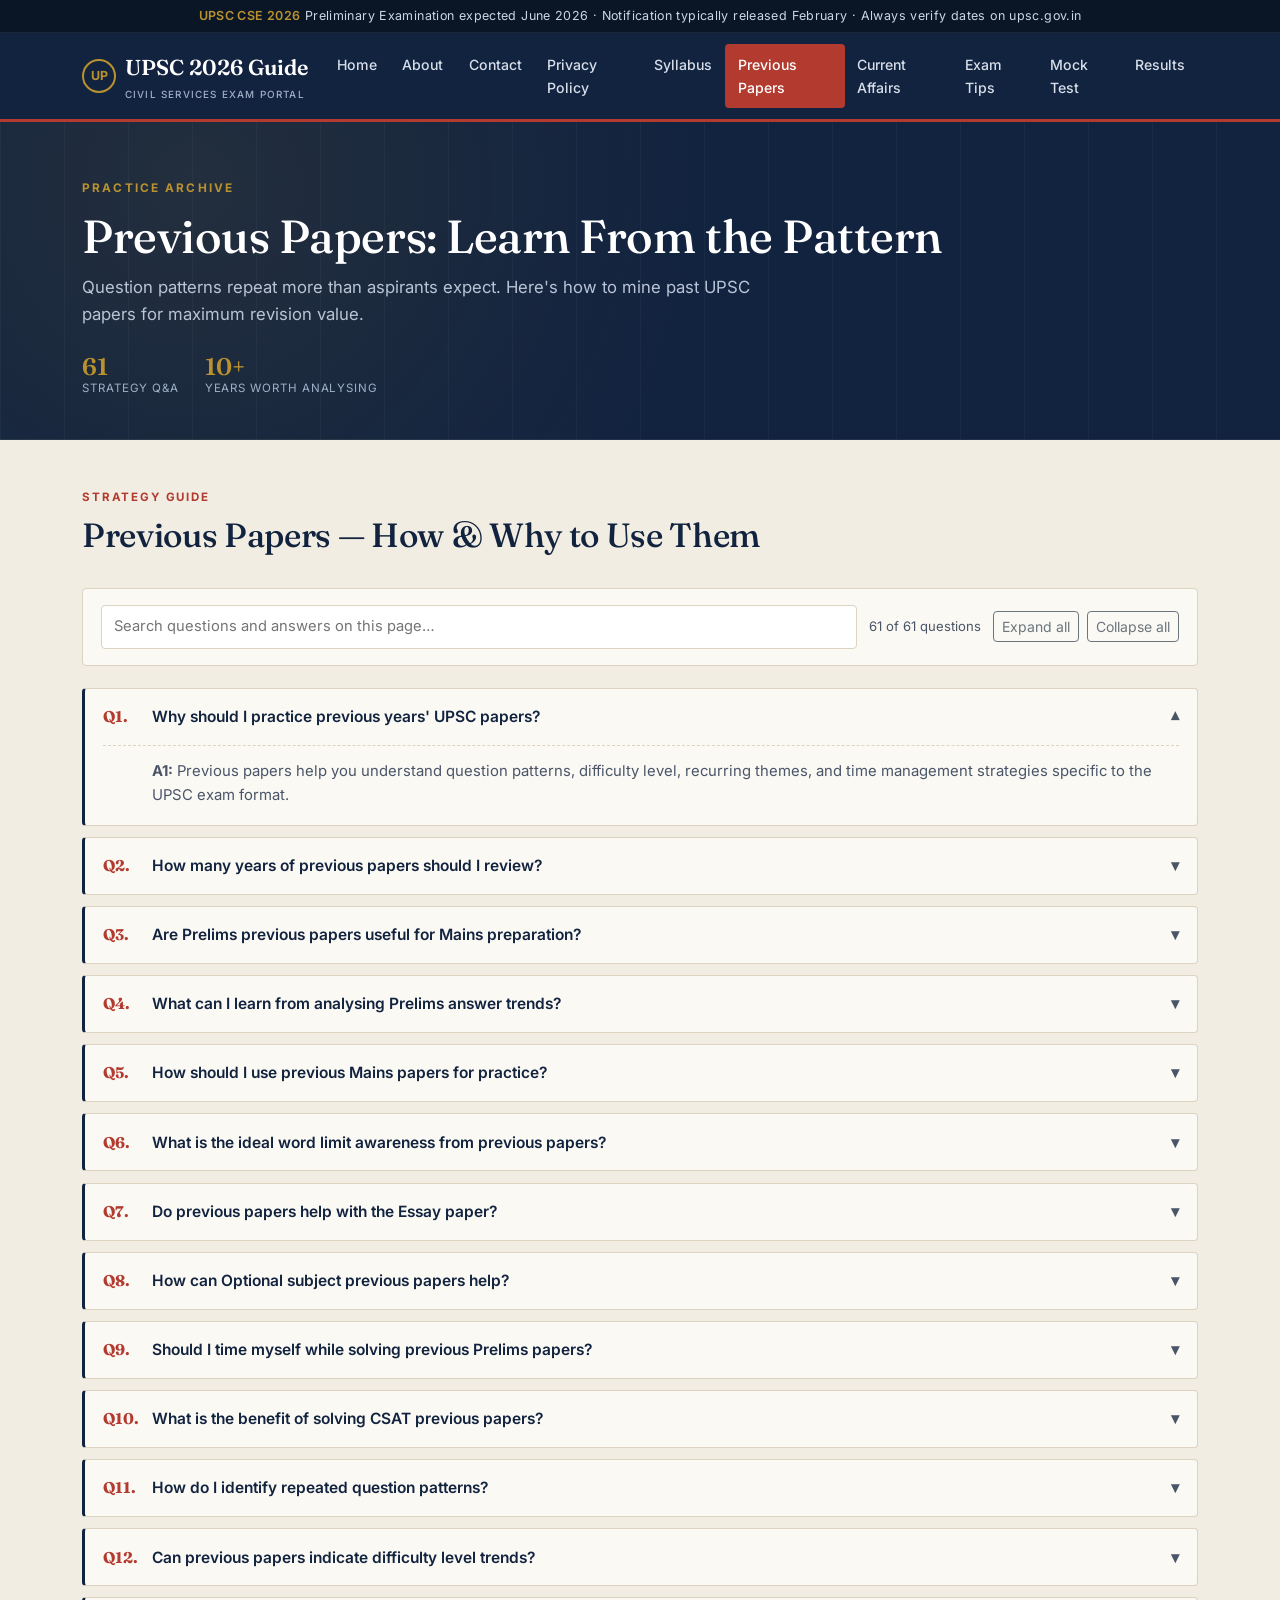
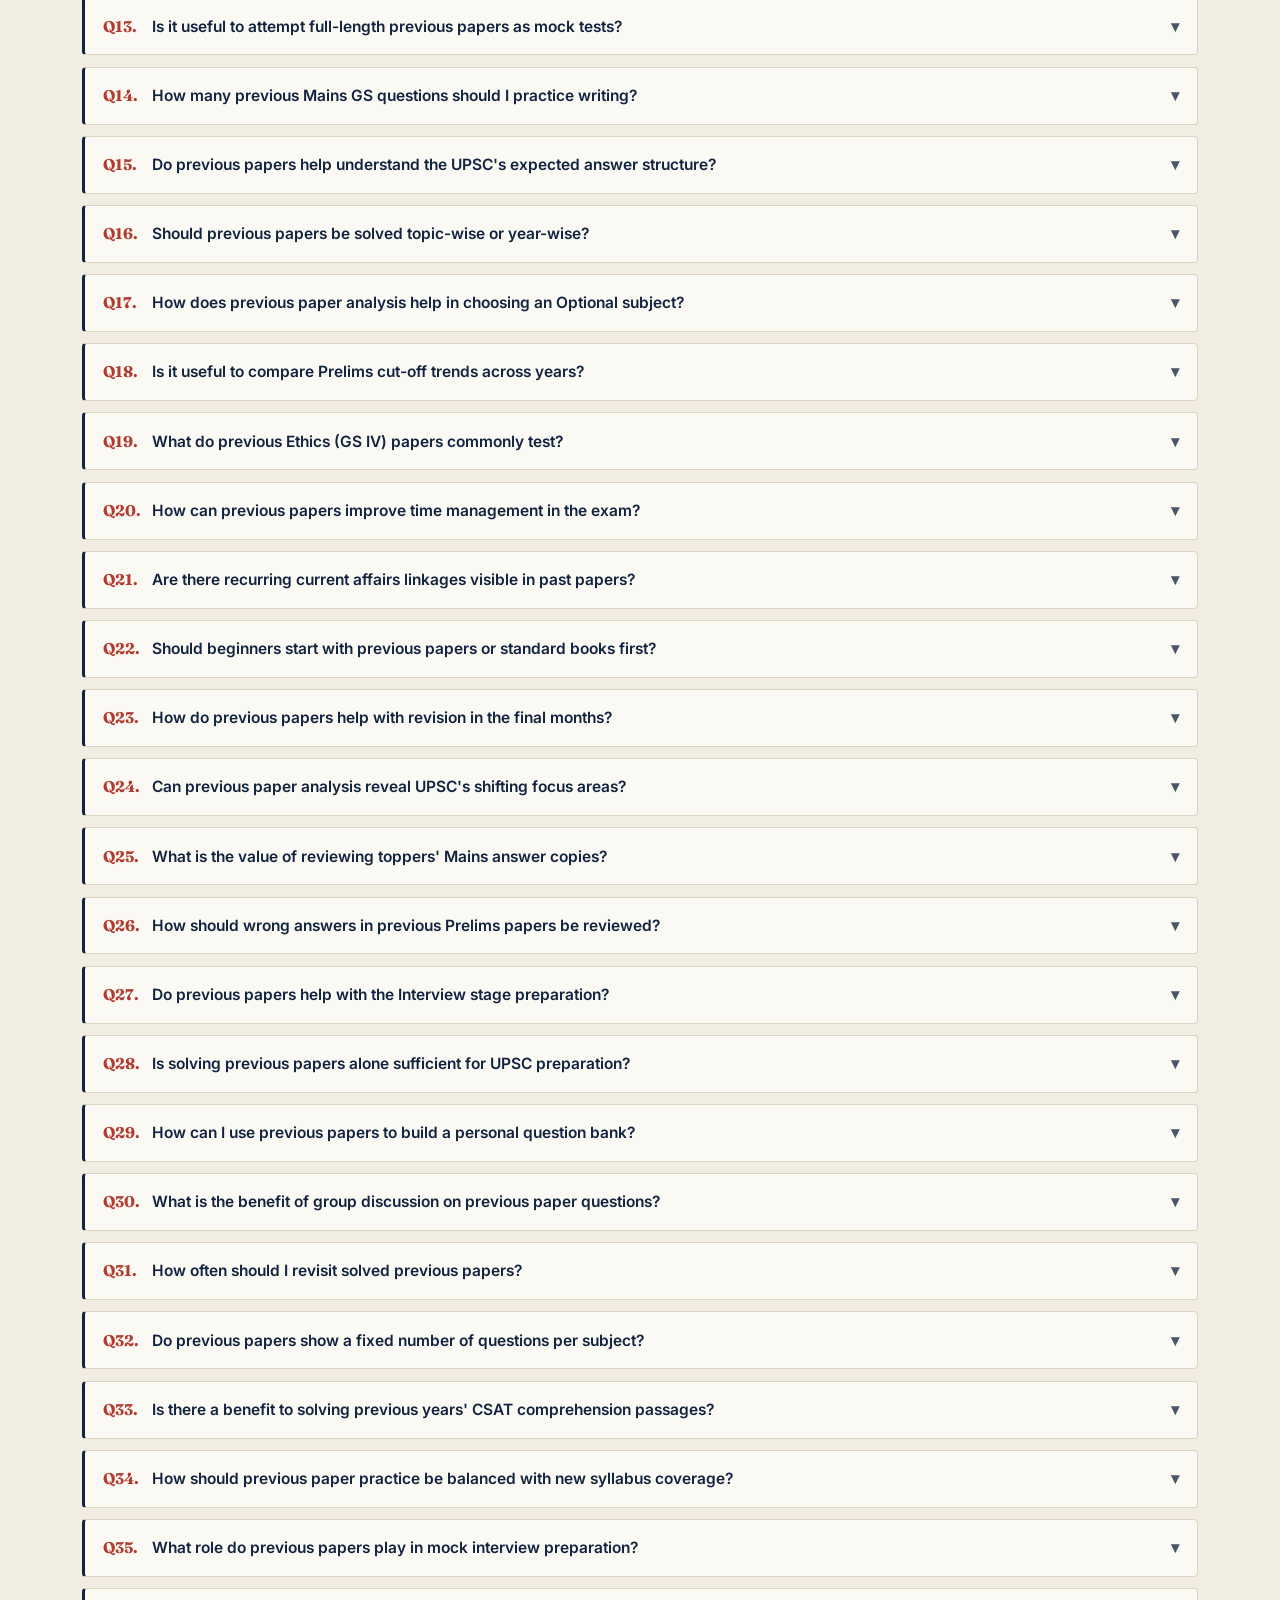
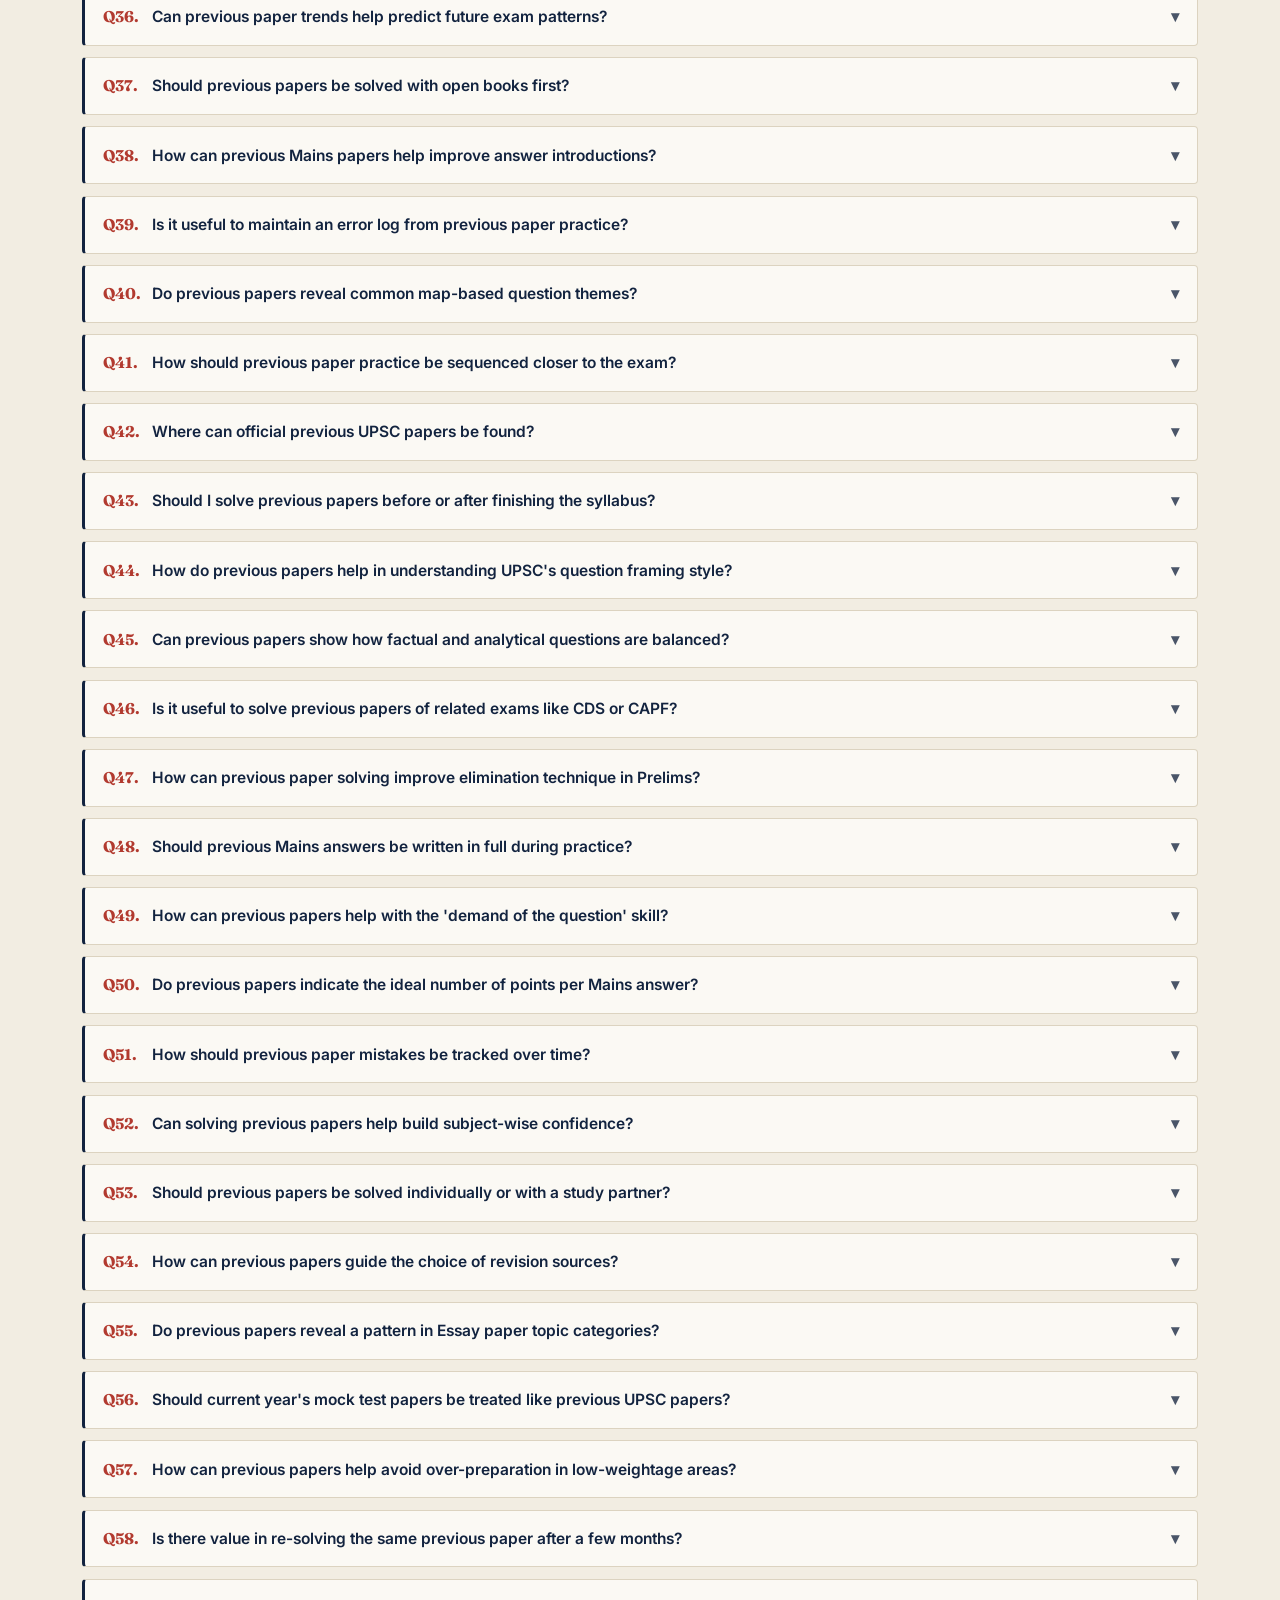
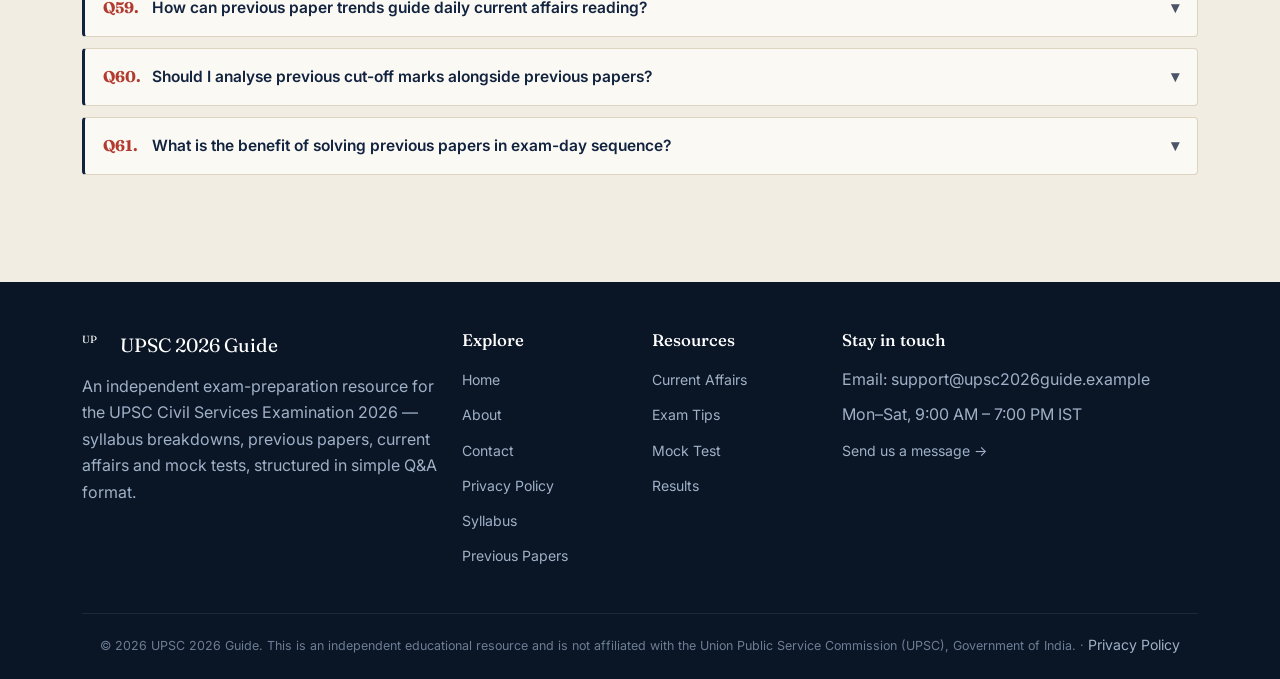
<file: previous-papers.html>
<!DOCTYPE html>
<html lang="en">
<head>
<meta charset="UTF-8">
<meta name="viewport" content="width=device-width, initial-scale=1.0">
<title>UPSC Previous Year Papers Strategy | UPSC 2026 Guide</title>
<meta name="description" content="How to effectively use UPSC previous year question papers for Prelims and Mains preparation, explained in Q&A format.">
<meta name="robots" content="index, follow">
<link rel="preconnect" href="https://fonts.googleapis.com">
<link rel="preconnect" href="https://fonts.gstatic.com" crossorigin>
<link href="https://fonts.googleapis.com/css2?family=Fraunces:wght@500;600;700&family=Inter:wght@400;500;600;700&display=swap" rel="stylesheet">
<link href="https://cdn.jsdelivr.net/npm/bootstrap@5.3.3/dist/css/bootstrap.min.css" rel="stylesheet">
<link rel="stylesheet" href="css/style.css">
<!-- Adsense link -->
<meta name="google-adsense-account" content="ca-pub-1684242835147633">
<script async src="https://pagead2.googlesyndication.com/pagead/js/adsbygoogle.js?client=ca-pub-1684242835147633"
     crossorigin="anonymous"></script>
<!-- Google Sitemap link -->
<meta name="google-site-verification" content="H7gB5AGytu3hASQ3pwpH16zcMU7SUrdKjeU1gX_VIaM" />
<!-- Monetag link -->
<script src="https://quge5.com/88/tag.min.js" data-zone="255812" async data-cfasync="false"></script>
  
</head>
<body>
  <a href="#main-content" class="skip-link">Skip to main content</a>

  <div class="notice-bar">
    <div class="container"><strong>UPSC CSE 2026</strong> Preliminary Examination expected June 2026 &middot; Notification typically released February &middot; Always verify dates on upsc.gov.in</div>
  </div>

  <nav class="navbar navbar-expand-lg navbar-upsc sticky-top">
    <div class="container">
      <a class="navbar-brand" href="index.html">
        <span class="brand-mark">UP</span>
        <span>UPSC 2026 Guide<small>Civil Services Exam Portal</small></span>
      </a>
      <button class="navbar-toggler" type="button" data-bs-toggle="collapse" data-bs-target="#mainNav" aria-controls="mainNav" aria-expanded="false" aria-label="Toggle navigation">
        <span class="navbar-toggler-icon"></span>
      </button>
      <div class="collapse navbar-collapse" id="mainNav">
        <ul class="navbar-nav ms-auto">
          <li class="nav-item"><a class="nav-link" href="index.html">Home</a></li>
          <li class="nav-item"><a class="nav-link" href="about.html">About</a></li>
          <li class="nav-item"><a class="nav-link" href="contact.html">Contact</a></li>
          <li class="nav-item"><a class="nav-link" href="privacy-policy.html">Privacy Policy</a></li>
          <li class="nav-item"><a class="nav-link" href="syllabus.html">Syllabus</a></li>
          <li class="nav-item"><a class="nav-link" href="previous-papers.html">Previous Papers</a></li>
          <li class="nav-item"><a class="nav-link" href="current-affairs.html">Current Affairs</a></li>
          <li class="nav-item"><a class="nav-link" href="exam-tips.html">Exam Tips</a></li>
          <li class="nav-item"><a class="nav-link" href="mock-test.html">Mock Test</a></li>
          <li class="nav-item"><a class="nav-link" href="results.html">Results</a></li>
        </ul>
      </div>
    </div>
  </nav>

  <main id="main-content">
  <header class="page-masthead">
    <div class="container">
      <span class="eyebrow">Practice Archive</span>
      <h1>Previous Papers: Learn From the Pattern</h1>
      <p>Question patterns repeat more than aspirants expect. Here's how to mine past UPSC papers for maximum revision value.</p>
      <div class="masthead-stats"><div><div class="stat-num">61</div><div class="stat-label">Strategy Q&amp;A</div></div><div><div class="stat-num">10+</div><div class="stat-label">Years worth analysing</div></div></div>
    </div>
  </header>
  <section class="section">
    <div class="container">
      <div class="section-heading">
        <span class="section-label">Strategy Guide</span>
        <h2>Previous Papers — How &amp; Why to Use Them</h2>
      </div>
      <div class="qa-toolbar">
        <label for="qaSearch" class="visually-hidden">Search questions</label>
        <input type="search" id="qaSearch" placeholder="Search questions and answers on this page&hellip;">
        <span class="qa-count" id="qaCount"></span>
        <div class="d-flex gap-2">
          <button type="button" class="btn btn-sm btn-outline-secondary" id="expandAll">Expand all</button>
          <button type="button" class="btn btn-sm btn-outline-secondary" id="collapseAll">Collapse all</button>
        </div>
      </div>
      <div class="qa-list">
        <div class="qa-item open">
          <button class="qa-question" type="button" aria-expanded="true">
            <span class="qnum">Q1.</span>
            <span>Why should I practice previous years' UPSC papers?</span>
            <span class="chev">&#9662;</span>
          </button>
          <div class="qa-answer">
            <p><strong>A1:</strong> Previous papers help you understand question patterns, difficulty level, recurring themes, and time management strategies specific to the UPSC exam format.</p>
          </div>
        </div>
        <div class="qa-item">
          <button class="qa-question" type="button" aria-expanded="false">
            <span class="qnum">Q2.</span>
            <span>How many years of previous papers should I review?</span>
            <span class="chev">&#9662;</span>
          </button>
          <div class="qa-answer">
            <p><strong>A2:</strong> Reviewing at least the last 8 to 10 years of Prelims and Mains papers is generally recommended to identify long-term trends and frequently tested areas.</p>
          </div>
        </div>
        <div class="qa-item">
          <button class="qa-question" type="button" aria-expanded="false">
            <span class="qnum">Q3.</span>
            <span>Are Prelims previous papers useful for Mains preparation?</span>
            <span class="chev">&#9662;</span>
          </button>
          <div class="qa-answer">
            <p><strong>A3:</strong> Yes, Prelims papers help reinforce factual knowledge that also supports Mains answer writing, especially for static GS topics.</p>
          </div>
        </div>
        <div class="qa-item">
          <button class="qa-question" type="button" aria-expanded="false">
            <span class="qnum">Q4.</span>
            <span>What can I learn from analysing Prelims answer trends?</span>
            <span class="chev">&#9662;</span>
          </button>
          <div class="qa-answer">
            <p><strong>A4:</strong> Analysing trends reveals which subjects (like Polity, Environment, or Economy) are consistently emphasised, helping you allocate study time efficiently.</p>
          </div>
        </div>
        <div class="qa-item">
          <button class="qa-question" type="button" aria-expanded="false">
            <span class="qnum">Q5.</span>
            <span>How should I use previous Mains papers for practice?</span>
            <span class="chev">&#9662;</span>
          </button>
          <div class="qa-answer">
            <p><strong>A5:</strong> Attempt previous Mains questions under timed conditions, then compare your answers with model answers or evaluate them against the demand of the question.</p>
          </div>
        </div>
        <div class="qa-item">
          <button class="qa-question" type="button" aria-expanded="false">
            <span class="qnum">Q6.</span>
            <span>What is the ideal word limit awareness from previous papers?</span>
            <span class="chev">&#9662;</span>
          </button>
          <div class="qa-answer">
            <p><strong>A6:</strong> Previous papers show that most GS Mains answers are expected within 150 or 250 words depending on marks allotted (10 or 15 marks respectively), teaching concise writing.</p>
          </div>
        </div>
        <div class="qa-item">
          <button class="qa-question" type="button" aria-expanded="false">
            <span class="qnum">Q7.</span>
            <span>Do previous papers help with the Essay paper?</span>
            <span class="chev">&#9662;</span>
          </button>
          <div class="qa-answer">
            <p><strong>A7:</strong> Yes, reviewing previous Essay topics helps you understand the range of themes UPSC favours, from philosophical to socio-economic subjects.</p>
          </div>
        </div>
        <div class="qa-item">
          <button class="qa-question" type="button" aria-expanded="false">
            <span class="qnum">Q8.</span>
            <span>How can Optional subject previous papers help?</span>
            <span class="chev">&#9662;</span>
          </button>
          <div class="qa-answer">
            <p><strong>A8:</strong> They reveal recurring themes, question framing style, and depth expected in your chosen optional subject, guiding focused revision.</p>
          </div>
        </div>
        <div class="qa-item">
          <button class="qa-question" type="button" aria-expanded="false">
            <span class="qnum">Q9.</span>
            <span>Should I time myself while solving previous Prelims papers?</span>
            <span class="chev">&#9662;</span>
          </button>
          <div class="qa-answer">
            <p><strong>A9:</strong> Yes, solving under exam-like time constraints (2 hours per paper) builds speed and accuracy essential for the actual test.</p>
          </div>
        </div>
        <div class="qa-item">
          <button class="qa-question" type="button" aria-expanded="false">
            <span class="qnum">Q10.</span>
            <span>What is the benefit of solving CSAT previous papers?</span>
            <span class="chev">&#9662;</span>
          </button>
          <div class="qa-answer">
            <p><strong>A10:</strong> CSAT previous papers help build comfort with reasoning, comprehension and numerical questions, ensuring you comfortably clear the 33% qualifying threshold.</p>
          </div>
        </div>
        <div class="qa-item">
          <button class="qa-question" type="button" aria-expanded="false">
            <span class="qnum">Q11.</span>
            <span>How do I identify repeated question patterns?</span>
            <span class="chev">&#9662;</span>
          </button>
          <div class="qa-answer">
            <p><strong>A11:</strong> By tagging questions from multiple years by topic (e.g., Constitutional Amendments, Rivers, Schemes), you can spot which sub-topics UPSC revisits frequently.</p>
          </div>
        </div>
        <div class="qa-item">
          <button class="qa-question" type="button" aria-expanded="false">
            <span class="qnum">Q12.</span>
            <span>Can previous papers indicate difficulty level trends?</span>
            <span class="chev">&#9662;</span>
          </button>
          <div class="qa-answer">
            <p><strong>A12:</strong> Yes, comparing papers year-on-year shows whether the difficulty of a subject like CSAT or Polity has been rising, falling, or remaining stable.</p>
          </div>
        </div>
        <div class="qa-item">
          <button class="qa-question" type="button" aria-expanded="false">
            <span class="qnum">Q13.</span>
            <span>Is it useful to attempt full-length previous papers as mock tests?</span>
            <span class="chev">&#9662;</span>
          </button>
          <div class="qa-answer">
            <p><strong>A13:</strong> Yes, taking a full previous year's paper as a simulated mock test under exam conditions is one of the most effective revision techniques.</p>
          </div>
        </div>
        <div class="qa-item">
          <button class="qa-question" type="button" aria-expanded="false">
            <span class="qnum">Q14.</span>
            <span>How many previous Mains GS questions should I practice writing?</span>
            <span class="chev">&#9662;</span>
          </button>
          <div class="qa-answer">
            <p><strong>A14:</strong> Practicing at least 100 to 150 previous Mains questions across all four GS papers builds strong structured-writing habits before the actual exam.</p>
          </div>
        </div>
        <div class="qa-item">
          <button class="qa-question" type="button" aria-expanded="false">
            <span class="qnum">Q15.</span>
            <span>Do previous papers help understand the UPSC's expected answer structure?</span>
            <span class="chev">&#9662;</span>
          </button>
          <div class="qa-answer">
            <p><strong>A15:</strong> Yes, studying UPSC's official model answers or toppers' answer copies (where available) shows the expected introduction-body-conclusion structure.</p>
          </div>
        </div>
        <div class="qa-item">
          <button class="qa-question" type="button" aria-expanded="false">
            <span class="qnum">Q16.</span>
            <span>Should previous papers be solved topic-wise or year-wise?</span>
            <span class="chev">&#9662;</span>
          </button>
          <div class="qa-answer">
            <p><strong>A16:</strong> Both approaches are useful: topic-wise solving builds subject depth, while year-wise full-paper attempts build exam temperament and time management.</p>
          </div>
        </div>
        <div class="qa-item">
          <button class="qa-question" type="button" aria-expanded="false">
            <span class="qnum">Q17.</span>
            <span>How does previous paper analysis help in choosing an Optional subject?</span>
            <span class="chev">&#9662;</span>
          </button>
          <div class="qa-answer">
            <p><strong>A17:</strong> Reviewing several years of a subject's previous papers helps assess syllabus overlap with GS, scoring trends, and the nature of expected answers before finalising a choice.</p>
          </div>
        </div>
        <div class="qa-item">
          <button class="qa-question" type="button" aria-expanded="false">
            <span class="qnum">Q18.</span>
            <span>Is it useful to compare Prelims cut-off trends across years?</span>
            <span class="chev">&#9662;</span>
          </button>
          <div class="qa-answer">
            <p><strong>A18:</strong> Yes, comparing historical cut-offs helps set a realistic personal target score and gauge overall exam difficulty for a given year.</p>
          </div>
        </div>
        <div class="qa-item">
          <button class="qa-question" type="button" aria-expanded="false">
            <span class="qnum">Q19.</span>
            <span>What do previous Ethics (GS IV) papers commonly test?</span>
            <span class="chev">&#9662;</span>
          </button>
          <div class="qa-answer">
            <p><strong>A19:</strong> Previous GS IV papers commonly include theoretical questions on values and case studies requiring practical application of ethical principles in administrative dilemmas.</p>
          </div>
        </div>
        <div class="qa-item">
          <button class="qa-question" type="button" aria-expanded="false">
            <span class="qnum">Q20.</span>
            <span>How can previous papers improve time management in the exam?</span>
            <span class="chev">&#9662;</span>
          </button>
          <div class="qa-answer">
            <p><strong>A20:</strong> By practicing under strict timing, you learn how much time to allocate per question, avoiding the common mistake of overspending time on a few questions.</p>
          </div>
        </div>
        <div class="qa-item">
          <button class="qa-question" type="button" aria-expanded="false">
            <span class="qnum">Q21.</span>
            <span>Are there recurring current affairs linkages visible in past papers?</span>
            <span class="chev">&#9662;</span>
          </button>
          <div class="qa-answer">
            <p><strong>A21:</strong> Yes, many Mains questions link static syllabus topics to that year's major current events, showing the importance of integrating news with core subjects.</p>
          </div>
        </div>
        <div class="qa-item">
          <button class="qa-question" type="button" aria-expanded="false">
            <span class="qnum">Q22.</span>
            <span>Should beginners start with previous papers or standard books first?</span>
            <span class="chev">&#9662;</span>
          </button>
          <div class="qa-answer">
            <p><strong>A22:</strong> Beginners are generally advised to build foundational knowledge with standard books first, then use previous papers to test and refine their understanding.</p>
          </div>
        </div>
        <div class="qa-item">
          <button class="qa-question" type="button" aria-expanded="false">
            <span class="qnum">Q23.</span>
            <span>How do previous papers help with revision in the final months?</span>
            <span class="chev">&#9662;</span>
          </button>
          <div class="qa-answer">
            <p><strong>A23:</strong> In the final months, solving previous papers under timed conditions is one of the most efficient ways to revise the entire syllabus while building exam stamina.</p>
          </div>
        </div>
        <div class="qa-item">
          <button class="qa-question" type="button" aria-expanded="false">
            <span class="qnum">Q24.</span>
            <span>Can previous paper analysis reveal UPSC's shifting focus areas?</span>
            <span class="chev">&#9662;</span>
          </button>
          <div class="qa-answer">
            <p><strong>A24:</strong> Yes, for instance, increased focus on Environment and Science & Technology in recent years can be identified by comparing question counts across past papers.</p>
          </div>
        </div>
        <div class="qa-item">
          <button class="qa-question" type="button" aria-expanded="false">
            <span class="qnum">Q25.</span>
            <span>What is the value of reviewing toppers' Mains answer copies?</span>
            <span class="chev">&#9662;</span>
          </button>
          <div class="qa-answer">
            <p><strong>A25:</strong> Toppers' answer copies, where publicly shared, offer insight into ideal answer length, structure, use of diagrams, and content prioritisation.</p>
          </div>
        </div>
        <div class="qa-item">
          <button class="qa-question" type="button" aria-expanded="false">
            <span class="qnum">Q26.</span>
            <span>How should wrong answers in previous Prelims papers be reviewed?</span>
            <span class="chev">&#9662;</span>
          </button>
          <div class="qa-answer">
            <p><strong>A26:</strong> Wrong answers should be reviewed to understand the underlying concept gap, not just the correct option, to prevent repeating similar mistakes.</p>
          </div>
        </div>
        <div class="qa-item">
          <button class="qa-question" type="button" aria-expanded="false">
            <span class="qnum">Q27.</span>
            <span>Do previous papers help with the Interview stage preparation?</span>
            <span class="chev">&#9662;</span>
          </button>
          <div class="qa-answer">
            <p><strong>A27:</strong> Indirectly yes, since previous Interview transcripts (where available) give a sense of the kind of scenario and opinion-based questions the board may ask.</p>
          </div>
        </div>
        <div class="qa-item">
          <button class="qa-question" type="button" aria-expanded="false">
            <span class="qnum">Q28.</span>
            <span>Is solving previous papers alone sufficient for UPSC preparation?</span>
            <span class="chev">&#9662;</span>
          </button>
          <div class="qa-answer">
            <p><strong>A28:</strong> No, previous papers should complement, not replace, thorough conceptual study, current affairs reading, and structured answer-writing practice.</p>
          </div>
        </div>
        <div class="qa-item">
          <button class="qa-question" type="button" aria-expanded="false">
            <span class="qnum">Q29.</span>
            <span>How can I use previous papers to build a personal question bank?</span>
            <span class="chev">&#9662;</span>
          </button>
          <div class="qa-answer">
            <p><strong>A29:</strong> Compiling frequently tested facts, dates, and concepts from previous papers into personal notes creates an efficient revision resource for the final weeks.</p>
          </div>
        </div>
        <div class="qa-item">
          <button class="qa-question" type="button" aria-expanded="false">
            <span class="qnum">Q30.</span>
            <span>What is the benefit of group discussion on previous paper questions?</span>
            <span class="chev">&#9662;</span>
          </button>
          <div class="qa-answer">
            <p><strong>A30:</strong> Discussing previous questions with peers can reveal multiple approaches and viewpoints, enriching your own answer-writing perspective.</p>
          </div>
        </div>
        <div class="qa-item">
          <button class="qa-question" type="button" aria-expanded="false">
            <span class="qnum">Q31.</span>
            <span>How often should I revisit solved previous papers?</span>
            <span class="chev">&#9662;</span>
          </button>
          <div class="qa-answer">
            <p><strong>A31:</strong> Revisiting solved papers periodically, especially close to the exam date, helps reinforce memory and identify any remaining weak areas.</p>
          </div>
        </div>
        <div class="qa-item">
          <button class="qa-question" type="button" aria-expanded="false">
            <span class="qnum">Q32.</span>
            <span>Do previous papers show a fixed number of questions per subject?</span>
            <span class="chev">&#9662;</span>
          </button>
          <div class="qa-answer">
            <p><strong>A32:</strong> The number of questions per subject can vary slightly year to year, though broad proportions among subjects like Polity, History, and Economy tend to remain fairly consistent.</p>
          </div>
        </div>
        <div class="qa-item">
          <button class="qa-question" type="button" aria-expanded="false">
            <span class="qnum">Q33.</span>
            <span>Is there a benefit to solving previous years' CSAT comprehension passages?</span>
            <span class="chev">&#9662;</span>
          </button>
          <div class="qa-answer">
            <p><strong>A33:</strong> Yes, practicing comprehension passages improves reading speed and accuracy, both critical for completing CSAT within the time limit.</p>
          </div>
        </div>
        <div class="qa-item">
          <button class="qa-question" type="button" aria-expanded="false">
            <span class="qnum">Q34.</span>
            <span>How should previous paper practice be balanced with new syllabus coverage?</span>
            <span class="chev">&#9662;</span>
          </button>
          <div class="qa-answer">
            <p><strong>A34:</strong> A balanced schedule typically allocates dedicated slots weekly for both learning new content and revising through previous paper practice.</p>
          </div>
        </div>
        <div class="qa-item">
          <button class="qa-question" type="button" aria-expanded="false">
            <span class="qnum">Q35.</span>
            <span>What role do previous papers play in mock interview preparation?</span>
            <span class="chev">&#9662;</span>
          </button>
          <div class="qa-answer">
            <p><strong>A35:</strong> Previous Interview question trends can guide the kind of scenario-based and opinion-based questions aspirants should prepare responses for.</p>
          </div>
        </div>
        <div class="qa-item">
          <button class="qa-question" type="button" aria-expanded="false">
            <span class="qnum">Q36.</span>
            <span>Can previous paper trends help predict future exam patterns?</span>
            <span class="chev">&#9662;</span>
          </button>
          <div class="qa-answer">
            <p><strong>A36:</strong> While not guaranteed, historical trends offer reasonable, though not certain, indicators of likely emphasis areas in upcoming exams.</p>
          </div>
        </div>
        <div class="qa-item">
          <button class="qa-question" type="button" aria-expanded="false">
            <span class="qnum">Q37.</span>
            <span>Should previous papers be solved with open books first?</span>
            <span class="chev">&#9662;</span>
          </button>
          <div class="qa-answer">
            <p><strong>A37:</strong> Some aspirants start with open-book practice to understand concepts, then transition to closed-book, timed practice as exam readiness improves.</p>
          </div>
        </div>
        <div class="qa-item">
          <button class="qa-question" type="button" aria-expanded="false">
            <span class="qnum">Q38.</span>
            <span>How can previous Mains papers help improve answer introductions?</span>
            <span class="chev">&#9662;</span>
          </button>
          <div class="qa-answer">
            <p><strong>A38:</strong> Reviewing multiple previous answers helps you develop a repertoire of effective, concise introduction styles tailored to different question types.</p>
          </div>
        </div>
        <div class="qa-item">
          <button class="qa-question" type="button" aria-expanded="false">
            <span class="qnum">Q39.</span>
            <span>Is it useful to maintain an error log from previous paper practice?</span>
            <span class="chev">&#9662;</span>
          </button>
          <div class="qa-answer">
            <p><strong>A39:</strong> Yes, maintaining an error log of recurring mistakes from previous paper practice is a highly effective way to systematically close knowledge gaps.</p>
          </div>
        </div>
        <div class="qa-item">
          <button class="qa-question" type="button" aria-expanded="false">
            <span class="qnum">Q40.</span>
            <span>Do previous papers reveal common map-based question themes?</span>
            <span class="chev">&#9662;</span>
          </button>
          <div class="qa-answer">
            <p><strong>A40:</strong> Yes, past papers show recurring themes such as rivers, mountain passes, biosphere reserves, and international boundaries in map-based questions.</p>
          </div>
        </div>
        <div class="qa-item">
          <button class="qa-question" type="button" aria-expanded="false">
            <span class="qnum">Q41.</span>
            <span>How should previous paper practice be sequenced closer to the exam?</span>
            <span class="chev">&#9662;</span>
          </button>
          <div class="qa-answer">
            <p><strong>A41:</strong> Closer to the exam, full timed previous-paper simulations are recommended over topic-wise solving, to build exam-day readiness and confidence.</p>
          </div>
        </div>
        <div class="qa-item">
          <button class="qa-question" type="button" aria-expanded="false">
            <span class="qnum">Q42.</span>
            <span>Where can official previous UPSC papers be found?</span>
            <span class="chev">&#9662;</span>
          </button>
          <div class="qa-answer">
            <p><strong>A42:</strong> Official previous year question papers are available for download on the UPSC's official website, upsc.gov.in, under the Previous Question Papers section.</p>
          </div>
        </div>
        <div class="qa-item">
          <button class="qa-question" type="button" aria-expanded="false">
            <span class="qnum">Q43.</span>
            <span>Should I solve previous papers before or after finishing the syllabus?</span>
            <span class="chev">&#9662;</span>
          </button>
          <div class="qa-answer">
            <p><strong>A43:</strong> It is generally useful to attempt a previous paper early to understand the exam's demands, then again after completing the syllabus for effective self-assessment.</p>
          </div>
        </div>
        <div class="qa-item">
          <button class="qa-question" type="button" aria-expanded="false">
            <span class="qnum">Q44.</span>
            <span>How do previous papers help in understanding UPSC's question framing style?</span>
            <span class="chev">&#9662;</span>
          </button>
          <div class="qa-answer">
            <p><strong>A44:</strong> UPSC often frames questions with subtle twists or multi-statement formats, and repeated exposure through previous papers helps you get comfortable reading them carefully.</p>
          </div>
        </div>
        <div class="qa-item">
          <button class="qa-question" type="button" aria-expanded="false">
            <span class="qnum">Q45.</span>
            <span>Can previous papers show how factual and analytical questions are balanced?</span>
            <span class="chev">&#9662;</span>
          </button>
          <div class="qa-answer">
            <p><strong>A45:</strong> Yes, reviewing several years shows a mix of direct factual recall and application-based or analytical questions, especially in Mains.</p>
          </div>
        </div>
        <div class="qa-item">
          <button class="qa-question" type="button" aria-expanded="false">
            <span class="qnum">Q46.</span>
            <span>Is it useful to solve previous papers of related exams like CDS or CAPF?</span>
            <span class="chev">&#9662;</span>
          </button>
          <div class="qa-answer">
            <p><strong>A46:</strong> While UPSC CSE has its own specific pattern, occasionally reviewing related exam papers can offer supplementary practice for general studies concepts.</p>
          </div>
        </div>
        <div class="qa-item">
          <button class="qa-question" type="button" aria-expanded="false">
            <span class="qnum">Q47.</span>
            <span>How can previous paper solving improve elimination technique in Prelims?</span>
            <span class="chev">&#9662;</span>
          </button>
          <div class="qa-answer">
            <p><strong>A47:</strong> Practicing with previous papers helps you develop the skill of eliminating clearly incorrect options quickly, improving both speed and accuracy.</p>
          </div>
        </div>
        <div class="qa-item">
          <button class="qa-question" type="button" aria-expanded="false">
            <span class="qnum">Q48.</span>
            <span>Should previous Mains answers be written in full during practice?</span>
            <span class="chev">&#9662;</span>
          </button>
          <div class="qa-answer">
            <p><strong>A48:</strong> Yes, writing full-length answers within the time limit, rather than only outlining points, better simulates actual exam conditions and builds writing stamina.</p>
          </div>
        </div>
        <div class="qa-item">
          <button class="qa-question" type="button" aria-expanded="false">
            <span class="qnum">Q49.</span>
            <span>How can previous papers help with the 'demand of the question' skill?</span>
            <span class="chev">&#9662;</span>
          </button>
          <div class="qa-answer">
            <p><strong>A49:</strong> Analysing previous Mains questions helps you learn to identify directive words such as 'discuss', 'critically analyse', or 'examine' and respond appropriately.</p>
          </div>
        </div>
        <div class="qa-item">
          <button class="qa-question" type="button" aria-expanded="false">
            <span class="qnum">Q50.</span>
            <span>Do previous papers indicate the ideal number of points per Mains answer?</span>
            <span class="chev">&#9662;</span>
          </button>
          <div class="qa-answer">
            <p><strong>A50:</strong> Reviewing well-structured previous answers suggests that 3 to 5 well-explained points are often more effective than a long list of superficial points.</p>
          </div>
        </div>
        <div class="qa-item">
          <button class="qa-question" type="button" aria-expanded="false">
            <span class="qnum">Q51.</span>
            <span>How should previous paper mistakes be tracked over time?</span>
            <span class="chev">&#9662;</span>
          </button>
          <div class="qa-answer">
            <p><strong>A51:</strong> Maintaining a simple spreadsheet or notebook of recurring mistake types from previous paper practice helps in targeted, efficient revision.</p>
          </div>
        </div>
        <div class="qa-item">
          <button class="qa-question" type="button" aria-expanded="false">
            <span class="qnum">Q52.</span>
            <span>Can solving previous papers help build subject-wise confidence?</span>
            <span class="chev">&#9662;</span>
          </button>
          <div class="qa-answer">
            <p><strong>A52:</strong> Yes, consistently scoring well on previous papers in a subject can build the confidence needed to tackle that subject effectively in the actual exam.</p>
          </div>
        </div>
        <div class="qa-item">
          <button class="qa-question" type="button" aria-expanded="false">
            <span class="qnum">Q53.</span>
            <span>Should previous papers be solved individually or with a study partner?</span>
            <span class="chev">&#9662;</span>
          </button>
          <div class="qa-answer">
            <p><strong>A53:</strong> Both approaches have value: individual solving builds independent skill, while discussing answers with a study partner can reveal additional perspectives.</p>
          </div>
        </div>
        <div class="qa-item">
          <button class="qa-question" type="button" aria-expanded="false">
            <span class="qnum">Q54.</span>
            <span>How can previous papers guide the choice of revision sources?</span>
            <span class="chev">&#9662;</span>
          </button>
          <div class="qa-answer">
            <p><strong>A54:</strong> If previous papers reveal weak areas tied to specific books or sources, aspirants can adjust their revision material accordingly for better coverage.</p>
          </div>
        </div>
        <div class="qa-item">
          <button class="qa-question" type="button" aria-expanded="false">
            <span class="qnum">Q55.</span>
            <span>Do previous papers reveal a pattern in Essay paper topic categories?</span>
            <span class="chev">&#9662;</span>
          </button>
          <div class="qa-answer">
            <p><strong>A55:</strong> Yes, past papers often reveal recurring Essay topic categories like governance, technology, environment, and philosophical or abstract themes.</p>
          </div>
        </div>
        <div class="qa-item">
          <button class="qa-question" type="button" aria-expanded="false">
            <span class="qnum">Q56.</span>
            <span>Should current year's mock test papers be treated like previous UPSC papers?</span>
            <span class="chev">&#9662;</span>
          </button>
          <div class="qa-answer">
            <p><strong>A56:</strong> Quality mock test papers can supplement previous UPSC papers, though official past papers remain the most authentic reference for exam-level difficulty.</p>
          </div>
        </div>
        <div class="qa-item">
          <button class="qa-question" type="button" aria-expanded="false">
            <span class="qnum">Q57.</span>
            <span>How can previous papers help avoid over-preparation in low-weightage areas?</span>
            <span class="chev">&#9662;</span>
          </button>
          <div class="qa-answer">
            <p><strong>A57:</strong> By observing how few questions certain niche topics receive historically, aspirants can avoid disproportionate time investment in low-yield areas.</p>
          </div>
        </div>
        <div class="qa-item">
          <button class="qa-question" type="button" aria-expanded="false">
            <span class="qnum">Q58.</span>
            <span>Is there value in re-solving the same previous paper after a few months?</span>
            <span class="chev">&#9662;</span>
          </button>
          <div class="qa-answer">
            <p><strong>A58:</strong> Yes, re-solving a previous paper after a gap helps measure genuine improvement in both speed and conceptual clarity.</p>
          </div>
        </div>
        <div class="qa-item">
          <button class="qa-question" type="button" aria-expanded="false">
            <span class="qnum">Q59.</span>
            <span>How can previous paper trends guide daily current affairs reading?</span>
            <span class="chev">&#9662;</span>
          </button>
          <div class="qa-answer">
            <p><strong>A59:</strong> Observing which current affairs themes UPSC has previously converted into questions can help focus daily reading toward higher-yield areas.</p>
          </div>
        </div>
        <div class="qa-item">
          <button class="qa-question" type="button" aria-expanded="false">
            <span class="qnum">Q60.</span>
            <span>Should I analyse previous cut-off marks alongside previous papers?</span>
            <span class="chev">&#9662;</span>
          </button>
          <div class="qa-answer">
            <p><strong>A60:</strong> Yes, analysing cut-offs alongside the corresponding paper's difficulty level provides useful context for setting realistic personal score targets.</p>
          </div>
        </div>
        <div class="qa-item">
          <button class="qa-question" type="button" aria-expanded="false">
            <span class="qnum">Q61.</span>
            <span>What is the benefit of solving previous papers in exam-day sequence?</span>
            <span class="chev">&#9662;</span>
          </button>
          <div class="qa-answer">
            <p><strong>A61:</strong> Solving Paper I and Paper II back-to-back with breaks, exactly as scheduled on exam day, helps build the mental stamina required for the real test.</p>
          </div>
        </div>
        <div class="qa-nomatch" id="qaNoMatch">No questions match your search. Try a different keyword.</div>
      </div>
    </div>
  </section>

  </main>

  <footer class="footer-upsc">
    <div class="container">
      <div class="row g-4">
        <div class="col-lg-4 col-md-12">
          <div class="footer-brand"><span class="brand-mark" style="width:30px;height:30px;font-size:.65rem;">UP</span> UPSC 2026 Guide</div>
          <p>An independent exam-preparation resource for the UPSC Civil Services Examination 2026 — syllabus breakdowns, previous papers, current affairs and mock tests, structured in simple Q&amp;A format.</p>
        </div>
        <div class="col-lg-2 col-md-4 col-6">
          <h5>Explore</h5>
          <ul>
            <li><a href="index.html">Home</a></li>
            <li><a href="about.html">About</a></li>
            <li><a href="contact.html">Contact</a></li>
            <li><a href="privacy-policy.html">Privacy Policy</a></li>
            <li><a href="syllabus.html">Syllabus</a></li>
            <li><a href="previous-papers.html">Previous Papers</a></li>
          </ul>
        </div>
        <div class="col-lg-2 col-md-4 col-6">
          <h5>Resources</h5>
          <ul>
            <li><a href="current-affairs.html">Current Affairs</a></li>
            <li><a href="exam-tips.html">Exam Tips</a></li>
            <li><a href="mock-test.html">Mock Test</a></li>
            <li><a href="results.html">Results</a></li>
          </ul>
        </div>
        <div class="col-lg-4 col-md-4 col-12">
          <h5>Stay in touch</h5>
          <ul>
            <li>Email: support@upsc2026guide.example</li>
            <li>Mon–Sat, 9:00 AM – 7:00 PM IST</li>
            <li><a href="contact.html">Send us a message &rarr;</a></li>
          </ul>
        </div>
      </div>
      <div class="footer-bottom">
        &copy; 2026 UPSC 2026 Guide. This is an independent educational resource and is not affiliated with the Union Public Service Commission (UPSC), Government of India. &middot; <a href="privacy-policy.html">Privacy Policy</a>
      </div>
    </div>
  </footer>

  <button id="bttBtn" class="btt" aria-label="Back to top" title="Back to top">&uarr;</button>

  <script src="https://cdn.jsdelivr.net/npm/bootstrap@5.3.3/dist/js/bootstrap.bundle.min.js"></script>
  <script src="js/script.js"></script>
</body>
</html>
</file>
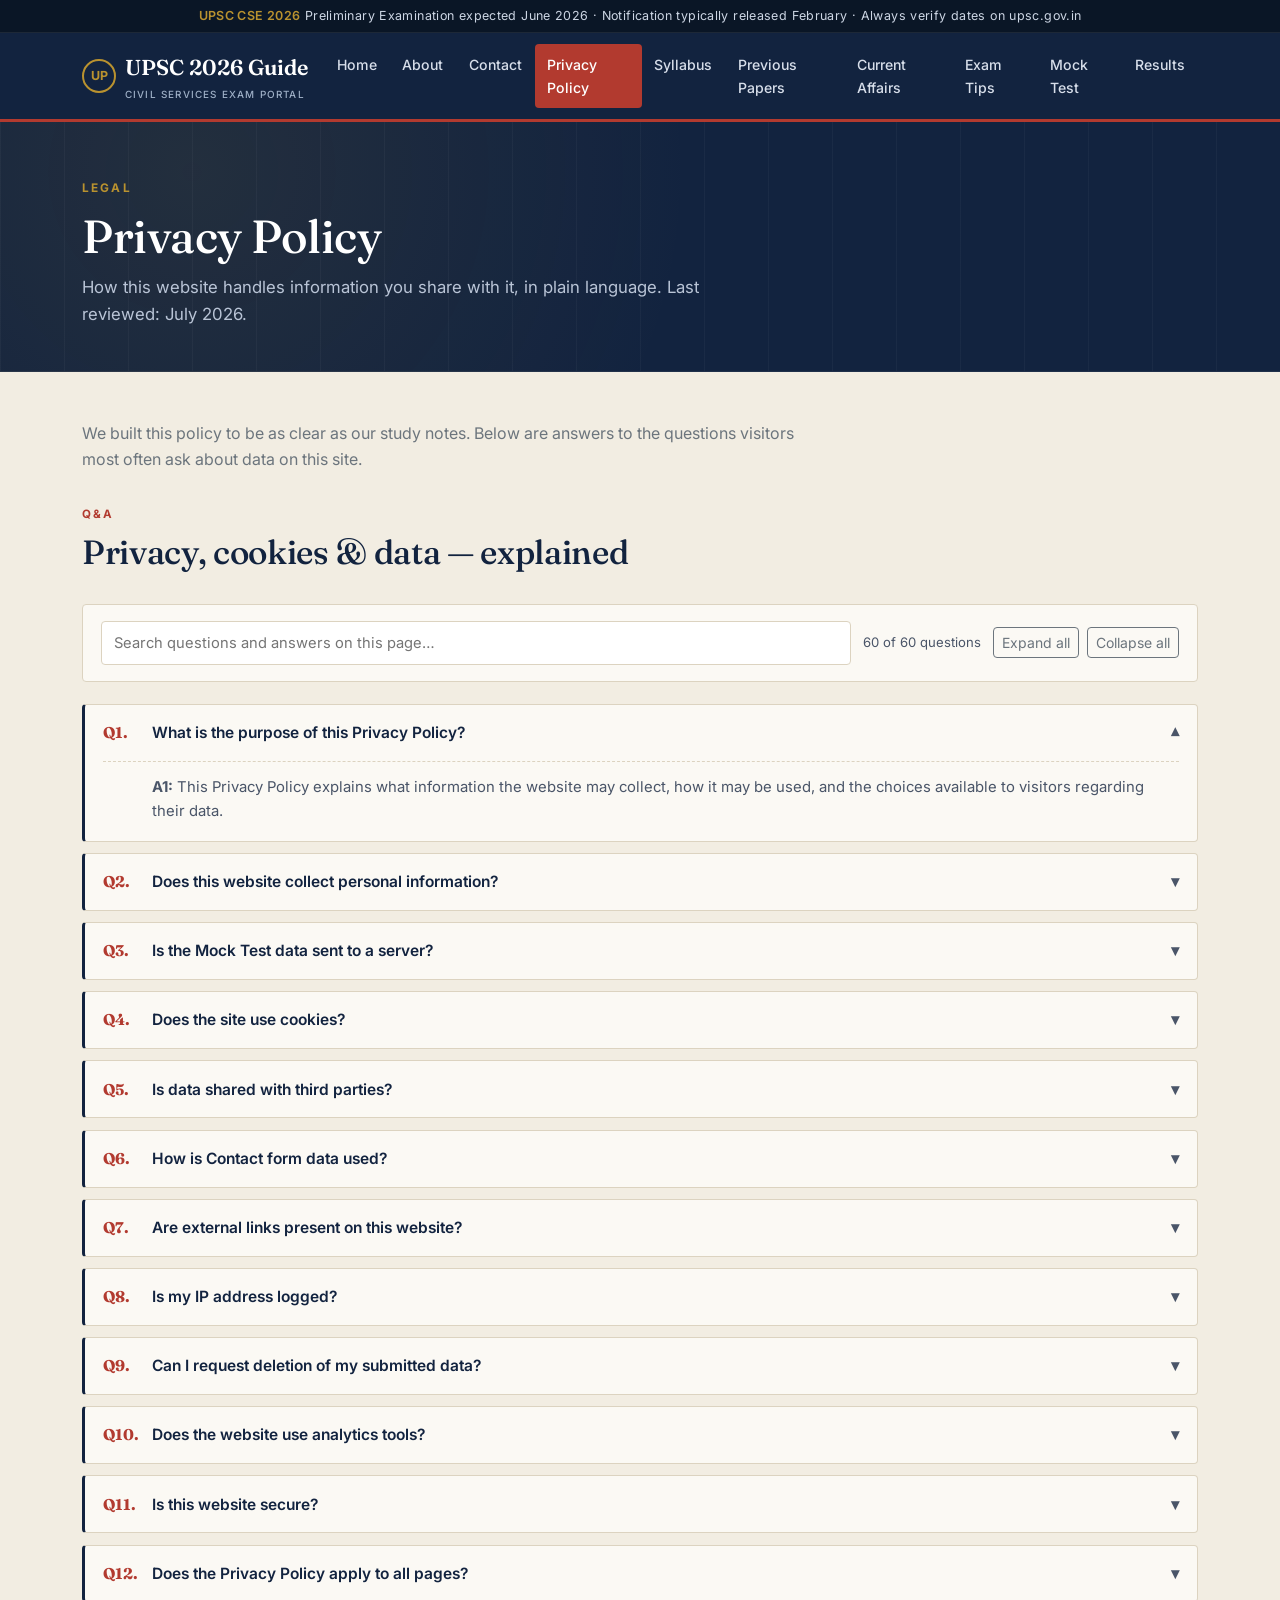
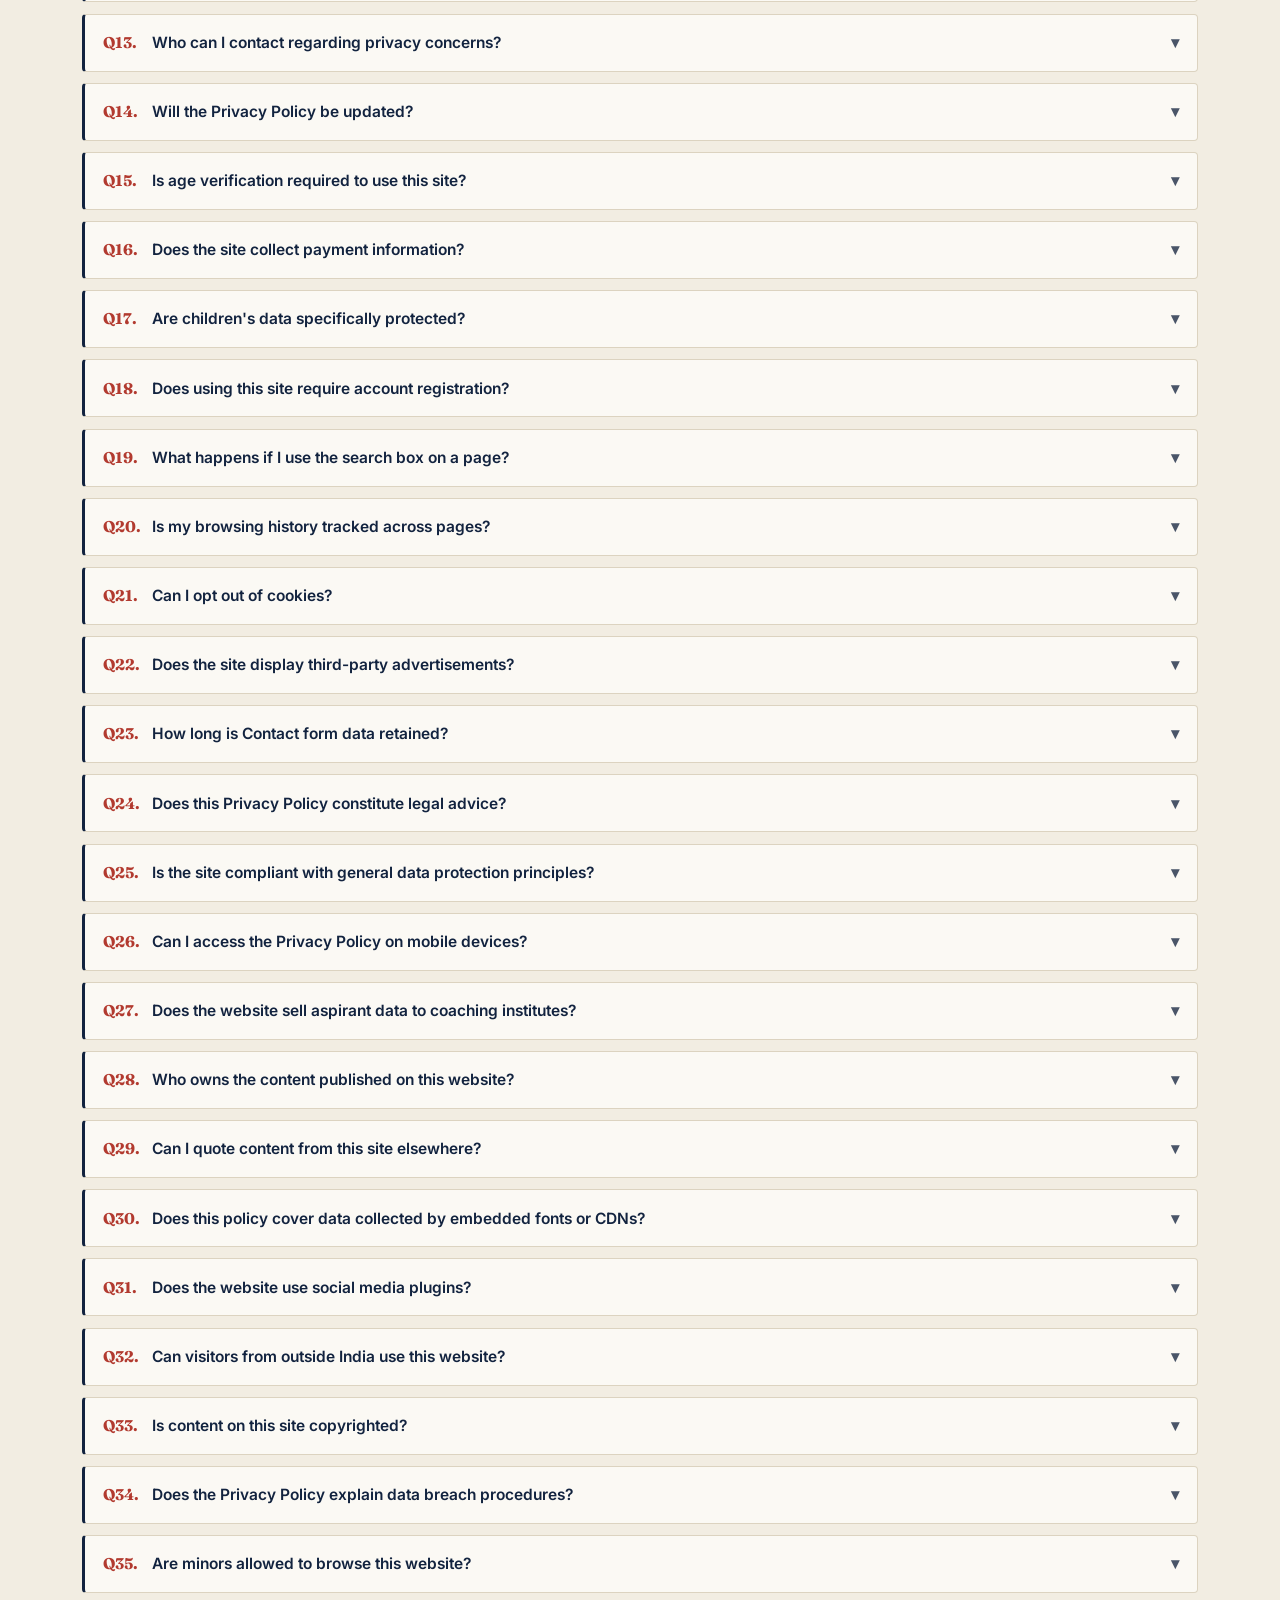
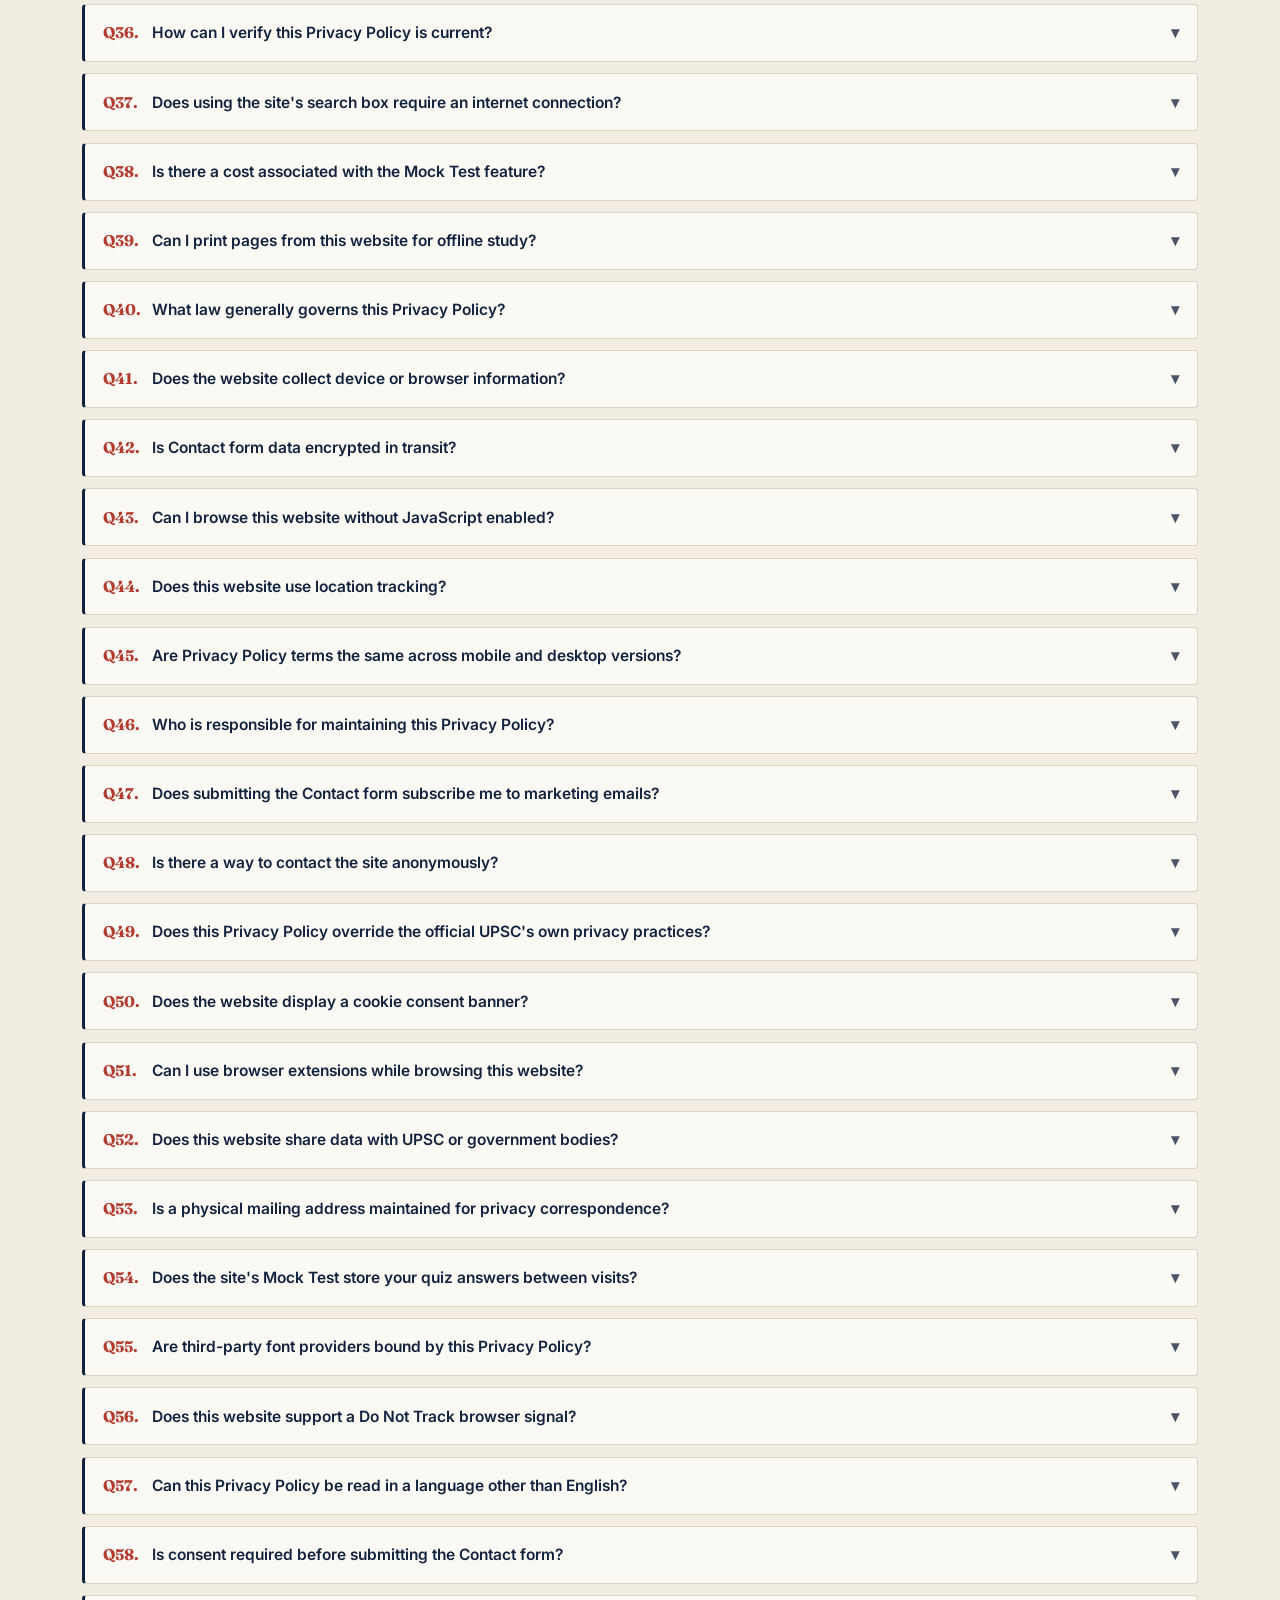
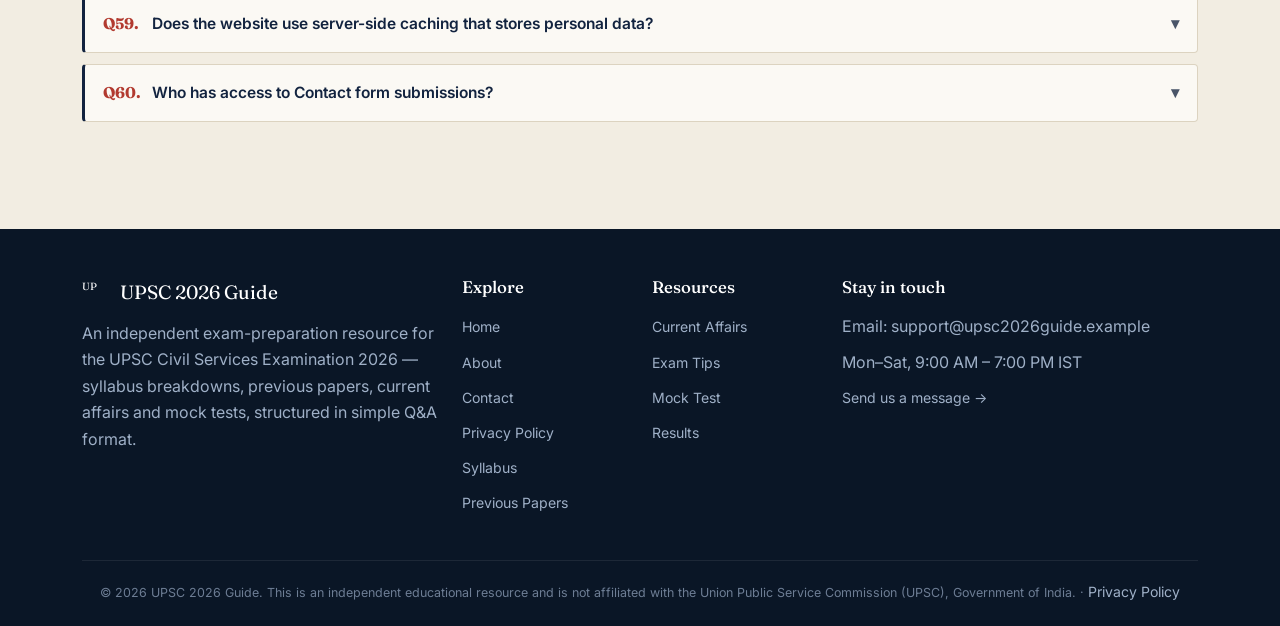
<file: privacy-policy.html>
<!DOCTYPE html>
<html lang="en">
<head>
<meta charset="UTF-8">
<meta name="viewport" content="width=device-width, initial-scale=1.0">
<title>Privacy Policy | UPSC 2026 Guide</title>
<meta name="description" content="Read the Privacy Policy of UPSC 2026 Guide, covering data collection, cookies, contact form usage, and visitor rights.">
<meta name="robots" content="index, follow">
<link rel="preconnect" href="https://fonts.googleapis.com">
<link rel="preconnect" href="https://fonts.gstatic.com" crossorigin>
<link href="https://fonts.googleapis.com/css2?family=Fraunces:wght@500;600;700&family=Inter:wght@400;500;600;700&display=swap" rel="stylesheet">
<link href="https://cdn.jsdelivr.net/npm/bootstrap@5.3.3/dist/css/bootstrap.min.css" rel="stylesheet">
<link rel="stylesheet" href="css/style.css">
<!-- Adsense link -->
<meta name="google-adsense-account" content="ca-pub-1684242835147633">
<script async src="https://pagead2.googlesyndication.com/pagead/js/adsbygoogle.js?client=ca-pub-1684242835147633"
     crossorigin="anonymous"></script>
<!-- Google Sitemap link -->
<meta name="google-site-verification" content="H7gB5AGytu3hASQ3pwpH16zcMU7SUrdKjeU1gX_VIaM" />
<!-- Monetag link -->
<script src="https://quge5.com/88/tag.min.js" data-zone="255812" async data-cfasync="false"></script>
  
</head>
<body>
  <a href="#main-content" class="skip-link">Skip to main content</a>

  <div class="notice-bar">
    <div class="container"><strong>UPSC CSE 2026</strong> Preliminary Examination expected June 2026 &middot; Notification typically released February &middot; Always verify dates on upsc.gov.in</div>
  </div>

  <nav class="navbar navbar-expand-lg navbar-upsc sticky-top">
    <div class="container">
      <a class="navbar-brand" href="index.html">
        <span class="brand-mark">UP</span>
        <span>UPSC 2026 Guide<small>Civil Services Exam Portal</small></span>
      </a>
      <button class="navbar-toggler" type="button" data-bs-toggle="collapse" data-bs-target="#mainNav" aria-controls="mainNav" aria-expanded="false" aria-label="Toggle navigation">
        <span class="navbar-toggler-icon"></span>
      </button>
      <div class="collapse navbar-collapse" id="mainNav">
        <ul class="navbar-nav ms-auto">
          <li class="nav-item"><a class="nav-link" href="index.html">Home</a></li>
          <li class="nav-item"><a class="nav-link" href="about.html">About</a></li>
          <li class="nav-item"><a class="nav-link" href="contact.html">Contact</a></li>
          <li class="nav-item"><a class="nav-link" href="privacy-policy.html">Privacy Policy</a></li>
          <li class="nav-item"><a class="nav-link" href="syllabus.html">Syllabus</a></li>
          <li class="nav-item"><a class="nav-link" href="previous-papers.html">Previous Papers</a></li>
          <li class="nav-item"><a class="nav-link" href="current-affairs.html">Current Affairs</a></li>
          <li class="nav-item"><a class="nav-link" href="exam-tips.html">Exam Tips</a></li>
          <li class="nav-item"><a class="nav-link" href="mock-test.html">Mock Test</a></li>
          <li class="nav-item"><a class="nav-link" href="results.html">Results</a></li>
        </ul>
      </div>
    </div>
  </nav>

  <main id="main-content">
  <header class="page-masthead">
    <div class="container">
      <span class="eyebrow">Legal</span>
      <h1>Privacy Policy</h1>
      <p>How this website handles information you share with it, in plain language. Last reviewed: July 2026.</p>
      
    </div>
  </header>
  <section class="section">
    <div class="container">
      <div class="row">
        <div class="col-lg-8">
          <p class="text-secondary">We built this policy to be as clear as our study notes. Below are answers to the questions visitors most often ask about data on this site.</p>
        </div>
      </div>
      <div class="section-heading mt-3">
        <span class="section-label">Q&amp;A</span>
        <h2>Privacy, cookies &amp; data — explained</h2>
      </div>
      <div class="qa-toolbar">
        <label for="qaSearch" class="visually-hidden">Search questions</label>
        <input type="search" id="qaSearch" placeholder="Search questions and answers on this page&hellip;">
        <span class="qa-count" id="qaCount"></span>
        <div class="d-flex gap-2">
          <button type="button" class="btn btn-sm btn-outline-secondary" id="expandAll">Expand all</button>
          <button type="button" class="btn btn-sm btn-outline-secondary" id="collapseAll">Collapse all</button>
        </div>
      </div>
      <div class="qa-list">
        <div class="qa-item open">
          <button class="qa-question" type="button" aria-expanded="true">
            <span class="qnum">Q1.</span>
            <span>What is the purpose of this Privacy Policy?</span>
            <span class="chev">&#9662;</span>
          </button>
          <div class="qa-answer">
            <p><strong>A1:</strong> This Privacy Policy explains what information the website may collect, how it may be used, and the choices available to visitors regarding their data.</p>
          </div>
        </div>
        <div class="qa-item">
          <button class="qa-question" type="button" aria-expanded="false">
            <span class="qnum">Q2.</span>
            <span>Does this website collect personal information?</span>
            <span class="chev">&#9662;</span>
          </button>
          <div class="qa-answer">
            <p><strong>A2:</strong> The website collects minimal information, primarily what visitors voluntarily submit through the Contact form, such as name, email address, and message content.</p>
          </div>
        </div>
        <div class="qa-item">
          <button class="qa-question" type="button" aria-expanded="false">
            <span class="qnum">Q3.</span>
            <span>Is the Mock Test data sent to a server?</span>
            <span class="chev">&#9662;</span>
          </button>
          <div class="qa-answer">
            <p><strong>A3:</strong> No, the Mock Test on this site calculates your score directly in your browser using JavaScript; your answers are not transmitted to or stored on any server.</p>
          </div>
        </div>
        <div class="qa-item">
          <button class="qa-question" type="button" aria-expanded="false">
            <span class="qnum">Q4.</span>
            <span>Does the site use cookies?</span>
            <span class="chev">&#9662;</span>
          </button>
          <div class="qa-answer">
            <p><strong>A4:</strong> The site may use limited, non-intrusive cookies to support basic functionality such as remembering navigation preferences; no third-party tracking cookies are used for advertising.</p>
          </div>
        </div>
        <div class="qa-item">
          <button class="qa-question" type="button" aria-expanded="false">
            <span class="qnum">Q5.</span>
            <span>Is data shared with third parties?</span>
            <span class="chev">&#9662;</span>
          </button>
          <div class="qa-answer">
            <p><strong>A5:</strong> Personal information submitted via the Contact form is not sold or shared with third parties for marketing purposes.</p>
          </div>
        </div>
        <div class="qa-item">
          <button class="qa-question" type="button" aria-expanded="false">
            <span class="qnum">Q6.</span>
            <span>How is Contact form data used?</span>
            <span class="chev">&#9662;</span>
          </button>
          <div class="qa-answer">
            <p><strong>A6:</strong> Contact form submissions are used solely to respond to your query, feedback, or correction request.</p>
          </div>
        </div>
        <div class="qa-item">
          <button class="qa-question" type="button" aria-expanded="false">
            <span class="qnum">Q7.</span>
            <span>Are external links present on this website?</span>
            <span class="chev">&#9662;</span>
          </button>
          <div class="qa-answer">
            <p><strong>A7:</strong> Yes, some pages may reference or link to official sources such as upsc.gov.in; this Privacy Policy does not cover the practices of external websites.</p>
          </div>
        </div>
        <div class="qa-item">
          <button class="qa-question" type="button" aria-expanded="false">
            <span class="qnum">Q8.</span>
            <span>Is my IP address logged?</span>
            <span class="chev">&#9662;</span>
          </button>
          <div class="qa-answer">
            <p><strong>A8:</strong> Standard web server logs may capture technical information like IP address and browser type for security and performance monitoring, consistent with general web hosting practice.</p>
          </div>
        </div>
        <div class="qa-item">
          <button class="qa-question" type="button" aria-expanded="false">
            <span class="qnum">Q9.</span>
            <span>Can I request deletion of my submitted data?</span>
            <span class="chev">&#9662;</span>
          </button>
          <div class="qa-answer">
            <p><strong>A9:</strong> Yes, you may contact the website team to request deletion of any personal information you previously submitted through the Contact form.</p>
          </div>
        </div>
        <div class="qa-item">
          <button class="qa-question" type="button" aria-expanded="false">
            <span class="qnum">Q10.</span>
            <span>Does the website use analytics tools?</span>
            <span class="chev">&#9662;</span>
          </button>
          <div class="qa-answer">
            <p><strong>A10:</strong> The site may use basic, privacy-respecting analytics to understand overall traffic patterns; this does not involve collecting personally identifiable browsing profiles for advertising.</p>
          </div>
        </div>
        <div class="qa-item">
          <button class="qa-question" type="button" aria-expanded="false">
            <span class="qnum">Q11.</span>
            <span>Is this website secure?</span>
            <span class="chev">&#9662;</span>
          </button>
          <div class="qa-answer">
            <p><strong>A11:</strong> Reasonable technical measures are used to protect information submitted through the site, though no online system can guarantee absolute security.</p>
          </div>
        </div>
        <div class="qa-item">
          <button class="qa-question" type="button" aria-expanded="false">
            <span class="qnum">Q12.</span>
            <span>Does the Privacy Policy apply to all pages?</span>
            <span class="chev">&#9662;</span>
          </button>
          <div class="qa-answer">
            <p><strong>A12:</strong> Yes, this Privacy Policy applies uniformly across all pages of this website, including Home, About, Syllabus, and all other sections.</p>
          </div>
        </div>
        <div class="qa-item">
          <button class="qa-question" type="button" aria-expanded="false">
            <span class="qnum">Q13.</span>
            <span>Who can I contact regarding privacy concerns?</span>
            <span class="chev">&#9662;</span>
          </button>
          <div class="qa-answer">
            <p><strong>A13:</strong> Privacy-related questions can be directed to the website team through the Contact page form.</p>
          </div>
        </div>
        <div class="qa-item">
          <button class="qa-question" type="button" aria-expanded="false">
            <span class="qnum">Q14.</span>
            <span>Will the Privacy Policy be updated?</span>
            <span class="chev">&#9662;</span>
          </button>
          <div class="qa-answer">
            <p><strong>A14:</strong> The Privacy Policy may be updated periodically to reflect changes in practices or legal requirements; visitors are encouraged to review it occasionally.</p>
          </div>
        </div>
        <div class="qa-item">
          <button class="qa-question" type="button" aria-expanded="false">
            <span class="qnum">Q15.</span>
            <span>Is age verification required to use this site?</span>
            <span class="chev">&#9662;</span>
          </button>
          <div class="qa-answer">
            <p><strong>A15:</strong> The site does not currently implement age verification; it is intended for general audiences interested in UPSC exam preparation, including students of various ages.</p>
          </div>
        </div>
        <div class="qa-item">
          <button class="qa-question" type="button" aria-expanded="false">
            <span class="qnum">Q16.</span>
            <span>Does the site collect payment information?</span>
            <span class="chev">&#9662;</span>
          </button>
          <div class="qa-answer">
            <p><strong>A16:</strong> No, this website does not process any payments and therefore does not collect payment card or banking information.</p>
          </div>
        </div>
        <div class="qa-item">
          <button class="qa-question" type="button" aria-expanded="false">
            <span class="qnum">Q17.</span>
            <span>Are children's data specifically protected?</span>
            <span class="chev">&#9662;</span>
          </button>
          <div class="qa-answer">
            <p><strong>A17:</strong> The site does not knowingly collect personal data from children without appropriate context; general educational content is intended primarily for exam aspirants aged 18 and above.</p>
          </div>
        </div>
        <div class="qa-item">
          <button class="qa-question" type="button" aria-expanded="false">
            <span class="qnum">Q18.</span>
            <span>Does using this site require account registration?</span>
            <span class="chev">&#9662;</span>
          </button>
          <div class="qa-answer">
            <p><strong>A18:</strong> No, the website does not require account creation or login to access syllabus, Q&A, or mock test content.</p>
          </div>
        </div>
        <div class="qa-item">
          <button class="qa-question" type="button" aria-expanded="false">
            <span class="qnum">Q19.</span>
            <span>What happens if I use the search box on a page?</span>
            <span class="chev">&#9662;</span>
          </button>
          <div class="qa-answer">
            <p><strong>A19:</strong> The in-page search box filters content directly within your browser and does not transmit your search terms to any server.</p>
          </div>
        </div>
        <div class="qa-item">
          <button class="qa-question" type="button" aria-expanded="false">
            <span class="qnum">Q20.</span>
            <span>Is my browsing history tracked across pages?</span>
            <span class="chev">&#9662;</span>
          </button>
          <div class="qa-answer">
            <p><strong>A20:</strong> The site does not build detailed cross-page browsing profiles of individual visitors for advertising or resale purposes.</p>
          </div>
        </div>
        <div class="qa-item">
          <button class="qa-question" type="button" aria-expanded="false">
            <span class="qnum">Q21.</span>
            <span>Can I opt out of cookies?</span>
            <span class="chev">&#9662;</span>
          </button>
          <div class="qa-answer">
            <p><strong>A21:</strong> Yes, you can disable cookies through your browser settings; core content on the site will generally remain accessible even with cookies disabled.</p>
          </div>
        </div>
        <div class="qa-item">
          <button class="qa-question" type="button" aria-expanded="false">
            <span class="qnum">Q22.</span>
            <span>Does the site display third-party advertisements?</span>
            <span class="chev">&#9662;</span>
          </button>
          <div class="qa-answer">
            <p><strong>A22:</strong> This educational resource is not designed around third-party advertising; any future changes would be reflected in an updated policy.</p>
          </div>
        </div>
        <div class="qa-item">
          <button class="qa-question" type="button" aria-expanded="false">
            <span class="qnum">Q23.</span>
            <span>How long is Contact form data retained?</span>
            <span class="chev">&#9662;</span>
          </button>
          <div class="qa-answer">
            <p><strong>A23:</strong> Contact form submissions are retained only as long as reasonably necessary to address the query, after which they may be deleted.</p>
          </div>
        </div>
        <div class="qa-item">
          <button class="qa-question" type="button" aria-expanded="false">
            <span class="qnum">Q24.</span>
            <span>Does this Privacy Policy constitute legal advice?</span>
            <span class="chev">&#9662;</span>
          </button>
          <div class="qa-answer">
            <p><strong>A24:</strong> No, this Privacy Policy is an informational disclosure and should not be interpreted as legal advice; consult a professional for specific legal concerns.</p>
          </div>
        </div>
        <div class="qa-item">
          <button class="qa-question" type="button" aria-expanded="false">
            <span class="qnum">Q25.</span>
            <span>Is the site compliant with general data protection principles?</span>
            <span class="chev">&#9662;</span>
          </button>
          <div class="qa-answer">
            <p><strong>A25:</strong> The site aims to follow general good-practice data minimisation principles by collecting only what is necessary to respond to visitor queries.</p>
          </div>
        </div>
        <div class="qa-item">
          <button class="qa-question" type="button" aria-expanded="false">
            <span class="qnum">Q26.</span>
            <span>Can I access the Privacy Policy on mobile devices?</span>
            <span class="chev">&#9662;</span>
          </button>
          <div class="qa-answer">
            <p><strong>A26:</strong> Yes, the Privacy Policy page, like all pages on this site, is fully responsive and readable on mobile, tablet and desktop devices.</p>
          </div>
        </div>
        <div class="qa-item">
          <button class="qa-question" type="button" aria-expanded="false">
            <span class="qnum">Q27.</span>
            <span>Does the website sell aspirant data to coaching institutes?</span>
            <span class="chev">&#9662;</span>
          </button>
          <div class="qa-answer">
            <p><strong>A27:</strong> No, personal information submitted on this site is not sold or licensed to coaching institutes or any commercial third party.</p>
          </div>
        </div>
        <div class="qa-item">
          <button class="qa-question" type="button" aria-expanded="false">
            <span class="qnum">Q28.</span>
            <span>Who owns the content published on this website?</span>
            <span class="chev">&#9662;</span>
          </button>
          <div class="qa-answer">
            <p><strong>A28:</strong> Content published on this website is owned by the website unless otherwise credited, and is intended for personal educational use by visitors.</p>
          </div>
        </div>
        <div class="qa-item">
          <button class="qa-question" type="button" aria-expanded="false">
            <span class="qnum">Q29.</span>
            <span>Can I quote content from this site elsewhere?</span>
            <span class="chev">&#9662;</span>
          </button>
          <div class="qa-answer">
            <p><strong>A29:</strong> Short excerpts may be referenced with appropriate credit to this website; bulk reproduction for commercial purposes should be discussed with the site team first.</p>
          </div>
        </div>
        <div class="qa-item">
          <button class="qa-question" type="button" aria-expanded="false">
            <span class="qnum">Q30.</span>
            <span>Does this policy cover data collected by embedded fonts or CDNs?</span>
            <span class="chev">&#9662;</span>
          </button>
          <div class="qa-answer">
            <p><strong>A30:</strong> Third-party resources such as web fonts and Bootstrap libraries loaded from content delivery networks may process minimal technical request data as part of standard internet infrastructure, outside this site's direct control.</p>
          </div>
        </div>
        <div class="qa-item">
          <button class="qa-question" type="button" aria-expanded="false">
            <span class="qnum">Q31.</span>
            <span>Does the website use social media plugins?</span>
            <span class="chev">&#9662;</span>
          </button>
          <div class="qa-answer">
            <p><strong>A31:</strong> The site does not embed intrusive social media tracking plugins; any social links are simple outbound references rather than embedded tracking widgets.</p>
          </div>
        </div>
        <div class="qa-item">
          <button class="qa-question" type="button" aria-expanded="false">
            <span class="qnum">Q32.</span>
            <span>Can visitors from outside India use this website?</span>
            <span class="chev">&#9662;</span>
          </button>
          <div class="qa-answer">
            <p><strong>A32:</strong> Yes, the website is publicly accessible to visitors globally, though its content is specifically tailored to UPSC Civil Services Examination aspirants.</p>
          </div>
        </div>
        <div class="qa-item">
          <button class="qa-question" type="button" aria-expanded="false">
            <span class="qnum">Q33.</span>
            <span>Is content on this site copyrighted?</span>
            <span class="chev">&#9662;</span>
          </button>
          <div class="qa-answer">
            <p><strong>A33:</strong> Yes, original written content on this site is protected, and reproduction for commercial purposes without permission is discouraged.</p>
          </div>
        </div>
        <div class="qa-item">
          <button class="qa-question" type="button" aria-expanded="false">
            <span class="qnum">Q34.</span>
            <span>Does the Privacy Policy explain data breach procedures?</span>
            <span class="chev">&#9662;</span>
          </button>
          <div class="qa-answer">
            <p><strong>A34:</strong> In the unlikely event of a data breach affecting submitted contact information, reasonable efforts would be made to inform affected individuals and address the issue promptly.</p>
          </div>
        </div>
        <div class="qa-item">
          <button class="qa-question" type="button" aria-expanded="false">
            <span class="qnum">Q35.</span>
            <span>Are minors allowed to browse this website?</span>
            <span class="chev">&#9662;</span>
          </button>
          <div class="qa-answer">
            <p><strong>A35:</strong> The general educational content is appropriate for students of various ages preparing for or learning about competitive examinations, including school and college students.</p>
          </div>
        </div>
        <div class="qa-item">
          <button class="qa-question" type="button" aria-expanded="false">
            <span class="qnum">Q36.</span>
            <span>How can I verify this Privacy Policy is current?</span>
            <span class="chev">&#9662;</span>
          </button>
          <div class="qa-answer">
            <p><strong>A36:</strong> The effective date or last-updated note on this page indicates when the policy was last reviewed; check back periodically for any revisions.</p>
          </div>
        </div>
        <div class="qa-item">
          <button class="qa-question" type="button" aria-expanded="false">
            <span class="qnum">Q37.</span>
            <span>Does using the site's search box require an internet connection?</span>
            <span class="chev">&#9662;</span>
          </button>
          <div class="qa-answer">
            <p><strong>A37:</strong> The in-page Q&A search operates using content already loaded in your browser, so it functions instantly without additional server requests.</p>
          </div>
        </div>
        <div class="qa-item">
          <button class="qa-question" type="button" aria-expanded="false">
            <span class="qnum">Q38.</span>
            <span>Is there a cost associated with the Mock Test feature?</span>
            <span class="chev">&#9662;</span>
          </button>
          <div class="qa-answer">
            <p><strong>A38:</strong> No, the Mock Test feature is completely free to use and does not require any payment or subscription.</p>
          </div>
        </div>
        <div class="qa-item">
          <button class="qa-question" type="button" aria-expanded="false">
            <span class="qnum">Q39.</span>
            <span>Can I print pages from this website for offline study?</span>
            <span class="chev">&#9662;</span>
          </button>
          <div class="qa-answer">
            <p><strong>A39:</strong> Yes, pages are designed to remain readable when printed, with navigation and footer elements hidden in the print view for cleaner output.</p>
          </div>
        </div>
        <div class="qa-item">
          <button class="qa-question" type="button" aria-expanded="false">
            <span class="qnum">Q40.</span>
            <span>What law generally governs this Privacy Policy?</span>
            <span class="chev">&#9662;</span>
          </button>
          <div class="qa-answer">
            <p><strong>A40:</strong> This Privacy Policy is intended to be read in a manner consistent with generally applicable Indian information technology and data protection principles.</p>
          </div>
        </div>
        <div class="qa-item">
          <button class="qa-question" type="button" aria-expanded="false">
            <span class="qnum">Q41.</span>
            <span>Does the website collect device or browser information?</span>
            <span class="chev">&#9662;</span>
          </button>
          <div class="qa-answer">
            <p><strong>A41:</strong> Basic technical details like browser type and screen size may be processed automatically to ensure the responsive layout displays correctly, without building a personal profile.</p>
          </div>
        </div>
        <div class="qa-item">
          <button class="qa-question" type="button" aria-expanded="false">
            <span class="qnum">Q42.</span>
            <span>Is Contact form data encrypted in transit?</span>
            <span class="chev">&#9662;</span>
          </button>
          <div class="qa-answer">
            <p><strong>A42:</strong> Reputable web hosting generally applies standard transport encryption (HTTPS) to data submitted through online forms, protecting it during transmission.</p>
          </div>
        </div>
        <div class="qa-item">
          <button class="qa-question" type="button" aria-expanded="false">
            <span class="qnum">Q43.</span>
            <span>Can I browse this website without JavaScript enabled?</span>
            <span class="chev">&#9662;</span>
          </button>
          <div class="qa-answer">
            <p><strong>A43:</strong> Core reading content remains accessible without JavaScript, though interactive features like the Q&A accordion, search, and Mock Test require JavaScript to function.</p>
          </div>
        </div>
        <div class="qa-item">
          <button class="qa-question" type="button" aria-expanded="false">
            <span class="qnum">Q44.</span>
            <span>Does this website use location tracking?</span>
            <span class="chev">&#9662;</span>
          </button>
          <div class="qa-answer">
            <p><strong>A44:</strong> The website does not request or track your precise geographic location; any general location referenced in content is for illustrative context only.</p>
          </div>
        </div>
        <div class="qa-item">
          <button class="qa-question" type="button" aria-expanded="false">
            <span class="qnum">Q45.</span>
            <span>Are Privacy Policy terms the same across mobile and desktop versions?</span>
            <span class="chev">&#9662;</span>
          </button>
          <div class="qa-answer">
            <p><strong>A45:</strong> Yes, this Privacy Policy applies uniformly regardless of the device or screen size used to access the website.</p>
          </div>
        </div>
        <div class="qa-item">
          <button class="qa-question" type="button" aria-expanded="false">
            <span class="qnum">Q46.</span>
            <span>Who is responsible for maintaining this Privacy Policy?</span>
            <span class="chev">&#9662;</span>
          </button>
          <div class="qa-answer">
            <p><strong>A46:</strong> The website's editorial and technical team is responsible for maintaining and periodically reviewing this Privacy Policy.</p>
          </div>
        </div>
        <div class="qa-item">
          <button class="qa-question" type="button" aria-expanded="false">
            <span class="qnum">Q47.</span>
            <span>Does submitting the Contact form subscribe me to marketing emails?</span>
            <span class="chev">&#9662;</span>
          </button>
          <div class="qa-answer">
            <p><strong>A47:</strong> No, submitting the Contact form is solely for query handling and does not automatically subscribe you to any marketing or promotional email list.</p>
          </div>
        </div>
        <div class="qa-item">
          <button class="qa-question" type="button" aria-expanded="false">
            <span class="qnum">Q48.</span>
            <span>Is there a way to contact the site anonymously?</span>
            <span class="chev">&#9662;</span>
          </button>
          <div class="qa-answer">
            <p><strong>A48:</strong> You may choose to provide minimal identifying information in the Contact form, though a valid email address is generally needed to receive a response.</p>
          </div>
        </div>
        <div class="qa-item">
          <button class="qa-question" type="button" aria-expanded="false">
            <span class="qnum">Q49.</span>
            <span>Does this Privacy Policy override the official UPSC's own privacy practices?</span>
            <span class="chev">&#9662;</span>
          </button>
          <div class="qa-answer">
            <p><strong>A49:</strong> No, this Privacy Policy governs only this independent website; the official UPSC website's own privacy practices apply separately when you visit upsc.gov.in directly.</p>
          </div>
        </div>
        <div class="qa-item">
          <button class="qa-question" type="button" aria-expanded="false">
            <span class="qnum">Q50.</span>
            <span>Does the website display a cookie consent banner?</span>
            <span class="chev">&#9662;</span>
          </button>
          <div class="qa-answer">
            <p><strong>A50:</strong> If cookies beyond strictly necessary ones are ever introduced, an appropriate consent mechanism would be added consistent with standard web practice.</p>
          </div>
        </div>
        <div class="qa-item">
          <button class="qa-question" type="button" aria-expanded="false">
            <span class="qnum">Q51.</span>
            <span>Can I use browser extensions while browsing this website?</span>
            <span class="chev">&#9662;</span>
          </button>
          <div class="qa-answer">
            <p><strong>A51:</strong> Yes, using ad-blockers, accessibility tools, or other browser extensions while visiting this website does not affect its core Privacy Policy commitments.</p>
          </div>
        </div>
        <div class="qa-item">
          <button class="qa-question" type="button" aria-expanded="false">
            <span class="qnum">Q52.</span>
            <span>Does this website share data with UPSC or government bodies?</span>
            <span class="chev">&#9662;</span>
          </button>
          <div class="qa-answer">
            <p><strong>A52:</strong> No, this is an independent educational resource, and data submitted here is not automatically shared with UPSC or any government body.</p>
          </div>
        </div>
        <div class="qa-item">
          <button class="qa-question" type="button" aria-expanded="false">
            <span class="qnum">Q53.</span>
            <span>Is a physical mailing address maintained for privacy correspondence?</span>
            <span class="chev">&#9662;</span>
          </button>
          <div class="qa-answer">
            <p><strong>A53:</strong> Formal privacy correspondence can be initiated through the Contact page, which routes messages to the website's team for handling.</p>
          </div>
        </div>
        <div class="qa-item">
          <button class="qa-question" type="button" aria-expanded="false">
            <span class="qnum">Q54.</span>
            <span>Does the site's Mock Test store your quiz answers between visits?</span>
            <span class="chev">&#9662;</span>
          </button>
          <div class="qa-answer">
            <p><strong>A54:</strong> No, since Mock Test answers are processed only in-browser during your active session, they are not retained once you close or refresh the page.</p>
          </div>
        </div>
        <div class="qa-item">
          <button class="qa-question" type="button" aria-expanded="false">
            <span class="qnum">Q55.</span>
            <span>Are third-party font providers bound by this Privacy Policy?</span>
            <span class="chev">&#9662;</span>
          </button>
          <div class="qa-answer">
            <p><strong>A55:</strong> No, third-party font and library providers operate under their own respective privacy terms, separate from this website's own Privacy Policy.</p>
          </div>
        </div>
        <div class="qa-item">
          <button class="qa-question" type="button" aria-expanded="false">
            <span class="qnum">Q56.</span>
            <span>Does this website support a Do Not Track browser signal?</span>
            <span class="chev">&#9662;</span>
          </button>
          <div class="qa-answer">
            <p><strong>A56:</strong> The site does not currently implement extensive tracking that would require special handling of Do Not Track browser signals.</p>
          </div>
        </div>
        <div class="qa-item">
          <button class="qa-question" type="button" aria-expanded="false">
            <span class="qnum">Q57.</span>
            <span>Can this Privacy Policy be read in a language other than English?</span>
            <span class="chev">&#9662;</span>
          </button>
          <div class="qa-answer">
            <p><strong>A57:</strong> Currently, this Privacy Policy is published in English only; translations may be considered in future updates to improve accessibility.</p>
          </div>
        </div>
        <div class="qa-item">
          <button class="qa-question" type="button" aria-expanded="false">
            <span class="qnum">Q58.</span>
            <span>Is consent required before submitting the Contact form?</span>
            <span class="chev">&#9662;</span>
          </button>
          <div class="qa-answer">
            <p><strong>A58:</strong> By voluntarily submitting the Contact form, you provide implied consent for your message to be used solely to respond to your query.</p>
          </div>
        </div>
        <div class="qa-item">
          <button class="qa-question" type="button" aria-expanded="false">
            <span class="qnum">Q59.</span>
            <span>Does the website use server-side caching that stores personal data?</span>
            <span class="chev">&#9662;</span>
          </button>
          <div class="qa-answer">
            <p><strong>A59:</strong> Standard technical caching used to speed up page loading does not involve storing personal data submitted through the Contact form.</p>
          </div>
        </div>
        <div class="qa-item">
          <button class="qa-question" type="button" aria-expanded="false">
            <span class="qnum">Q60.</span>
            <span>Who has access to Contact form submissions?</span>
            <span class="chev">&#9662;</span>
          </button>
          <div class="qa-answer">
            <p><strong>A60:</strong> Access to Contact form submissions is limited to the website's authorised team members responsible for responding to visitor queries.</p>
          </div>
        </div>
        <div class="qa-nomatch" id="qaNoMatch">No questions match your search. Try a different keyword.</div>
      </div>
    </div>
  </section>

  </main>

  <footer class="footer-upsc">
    <div class="container">
      <div class="row g-4">
        <div class="col-lg-4 col-md-12">
          <div class="footer-brand"><span class="brand-mark" style="width:30px;height:30px;font-size:.65rem;">UP</span> UPSC 2026 Guide</div>
          <p>An independent exam-preparation resource for the UPSC Civil Services Examination 2026 — syllabus breakdowns, previous papers, current affairs and mock tests, structured in simple Q&amp;A format.</p>
        </div>
        <div class="col-lg-2 col-md-4 col-6">
          <h5>Explore</h5>
          <ul>
            <li><a href="index.html">Home</a></li>
            <li><a href="about.html">About</a></li>
            <li><a href="contact.html">Contact</a></li>
            <li><a href="privacy-policy.html">Privacy Policy</a></li>
            <li><a href="syllabus.html">Syllabus</a></li>
            <li><a href="previous-papers.html">Previous Papers</a></li>
          </ul>
        </div>
        <div class="col-lg-2 col-md-4 col-6">
          <h5>Resources</h5>
          <ul>
            <li><a href="current-affairs.html">Current Affairs</a></li>
            <li><a href="exam-tips.html">Exam Tips</a></li>
            <li><a href="mock-test.html">Mock Test</a></li>
            <li><a href="results.html">Results</a></li>
          </ul>
        </div>
        <div class="col-lg-4 col-md-4 col-12">
          <h5>Stay in touch</h5>
          <ul>
            <li>Email: support@upsc2026guide.example</li>
            <li>Mon–Sat, 9:00 AM – 7:00 PM IST</li>
            <li><a href="contact.html">Send us a message &rarr;</a></li>
          </ul>
        </div>
      </div>
      <div class="footer-bottom">
        &copy; 2026 UPSC 2026 Guide. This is an independent educational resource and is not affiliated with the Union Public Service Commission (UPSC), Government of India. &middot; <a href="privacy-policy.html">Privacy Policy</a>
      </div>
    </div>
  </footer>

  <button id="bttBtn" class="btt" aria-label="Back to top" title="Back to top">&uarr;</button>

  <script src="https://cdn.jsdelivr.net/npm/bootstrap@5.3.3/dist/js/bootstrap.bundle.min.js"></script>
  <script src="js/script.js"></script>
</body>
</html>
</file>
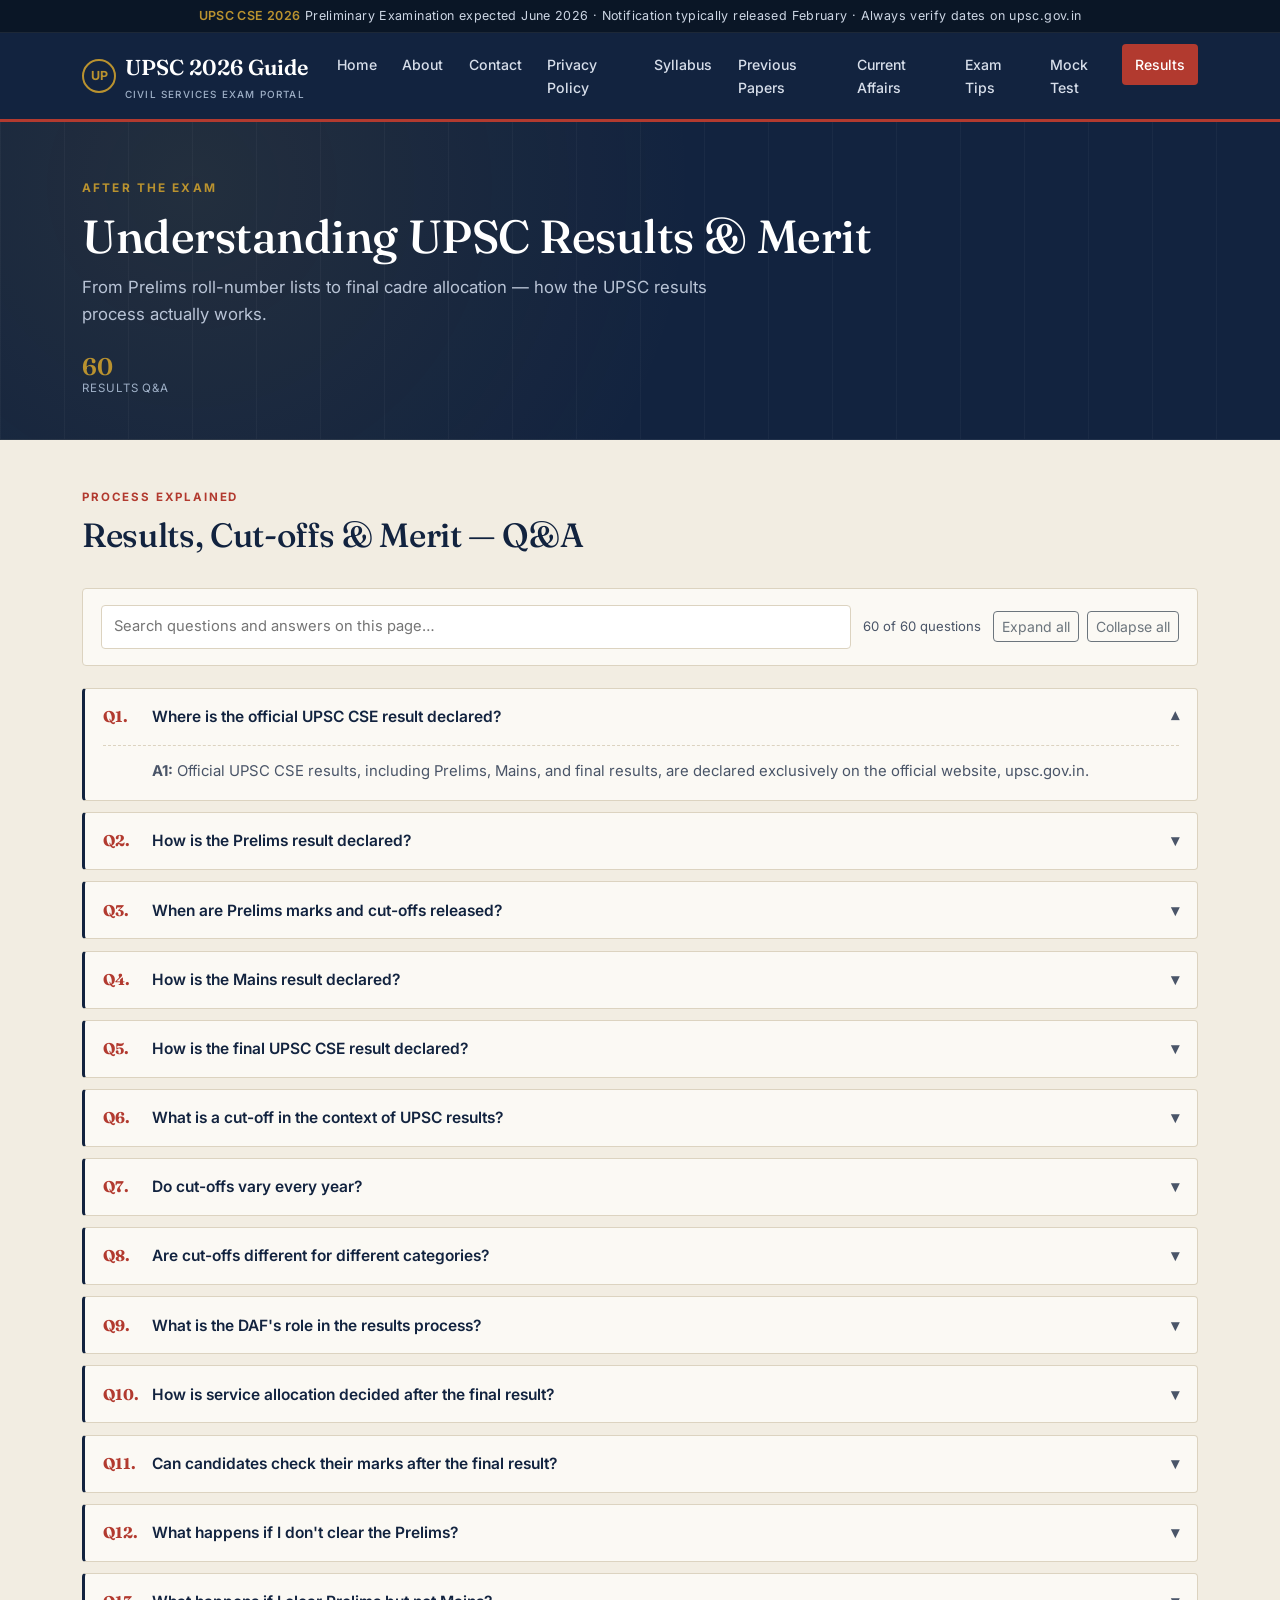
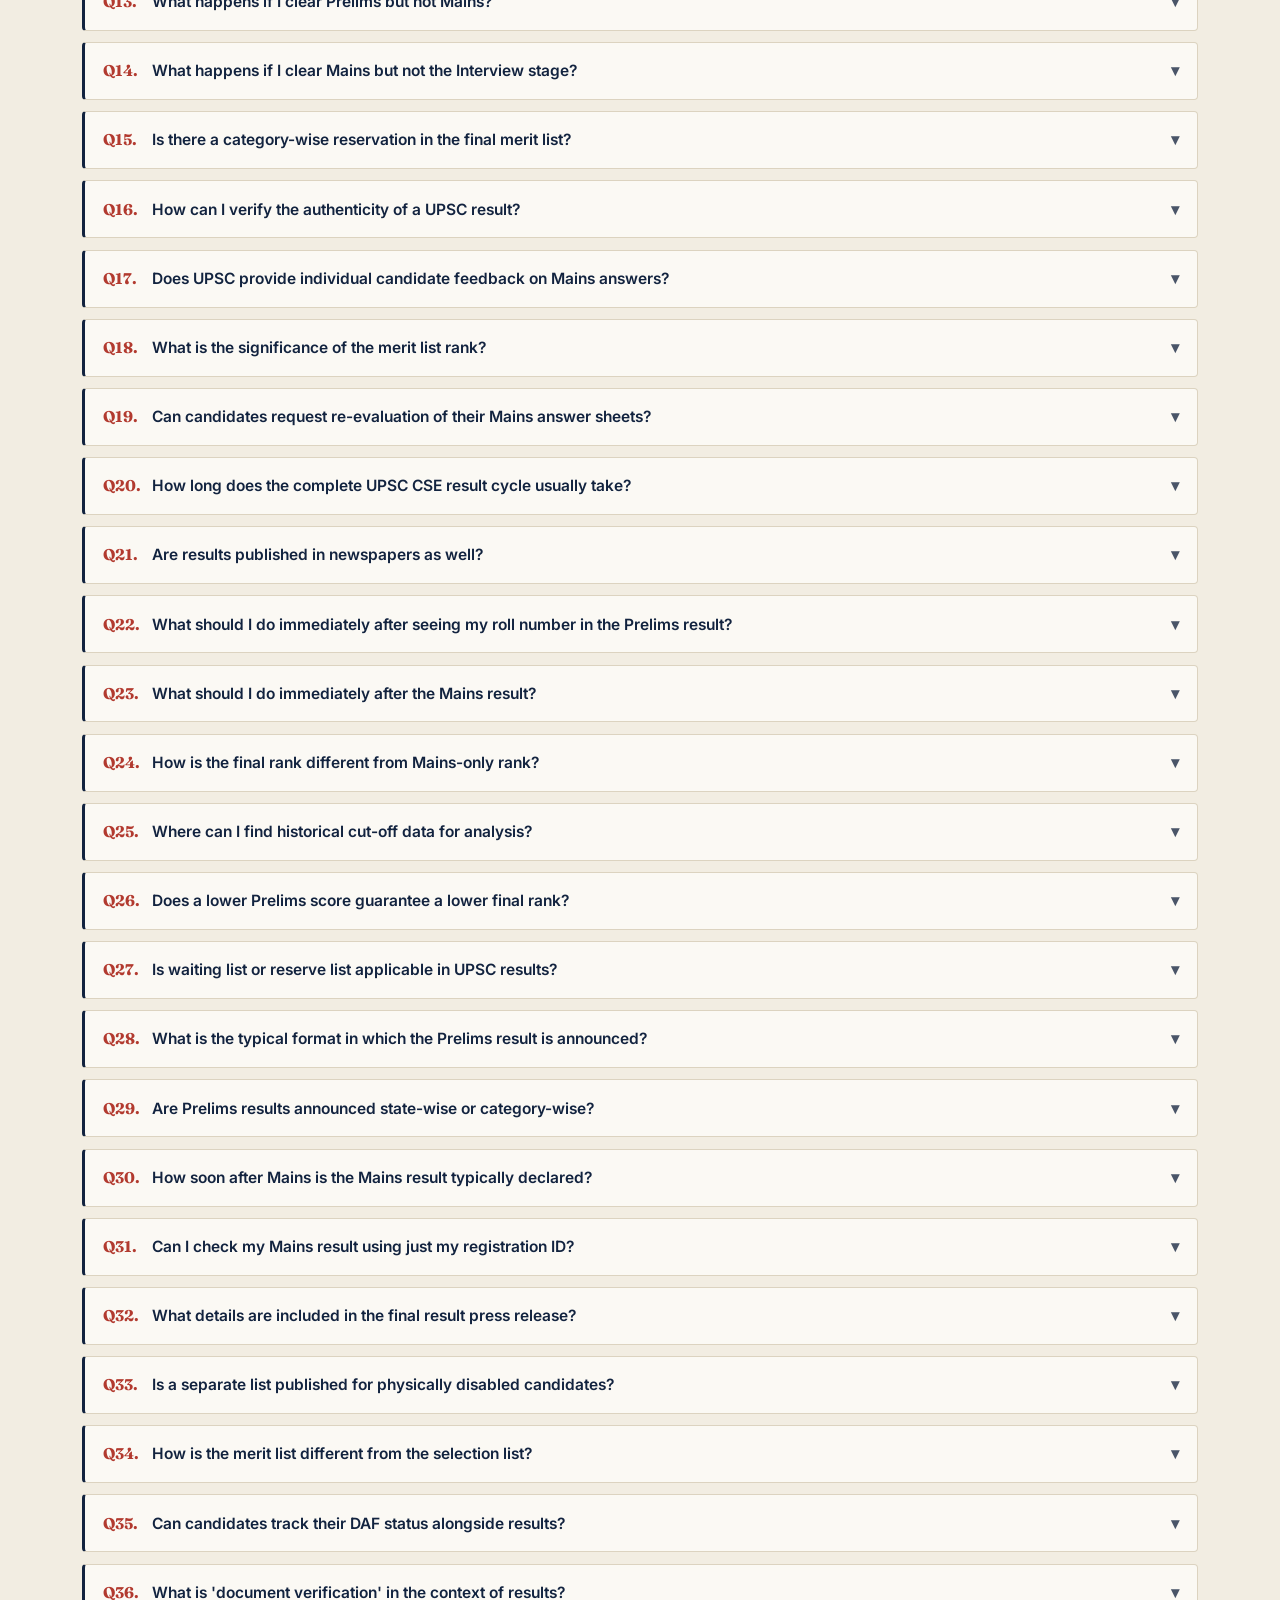
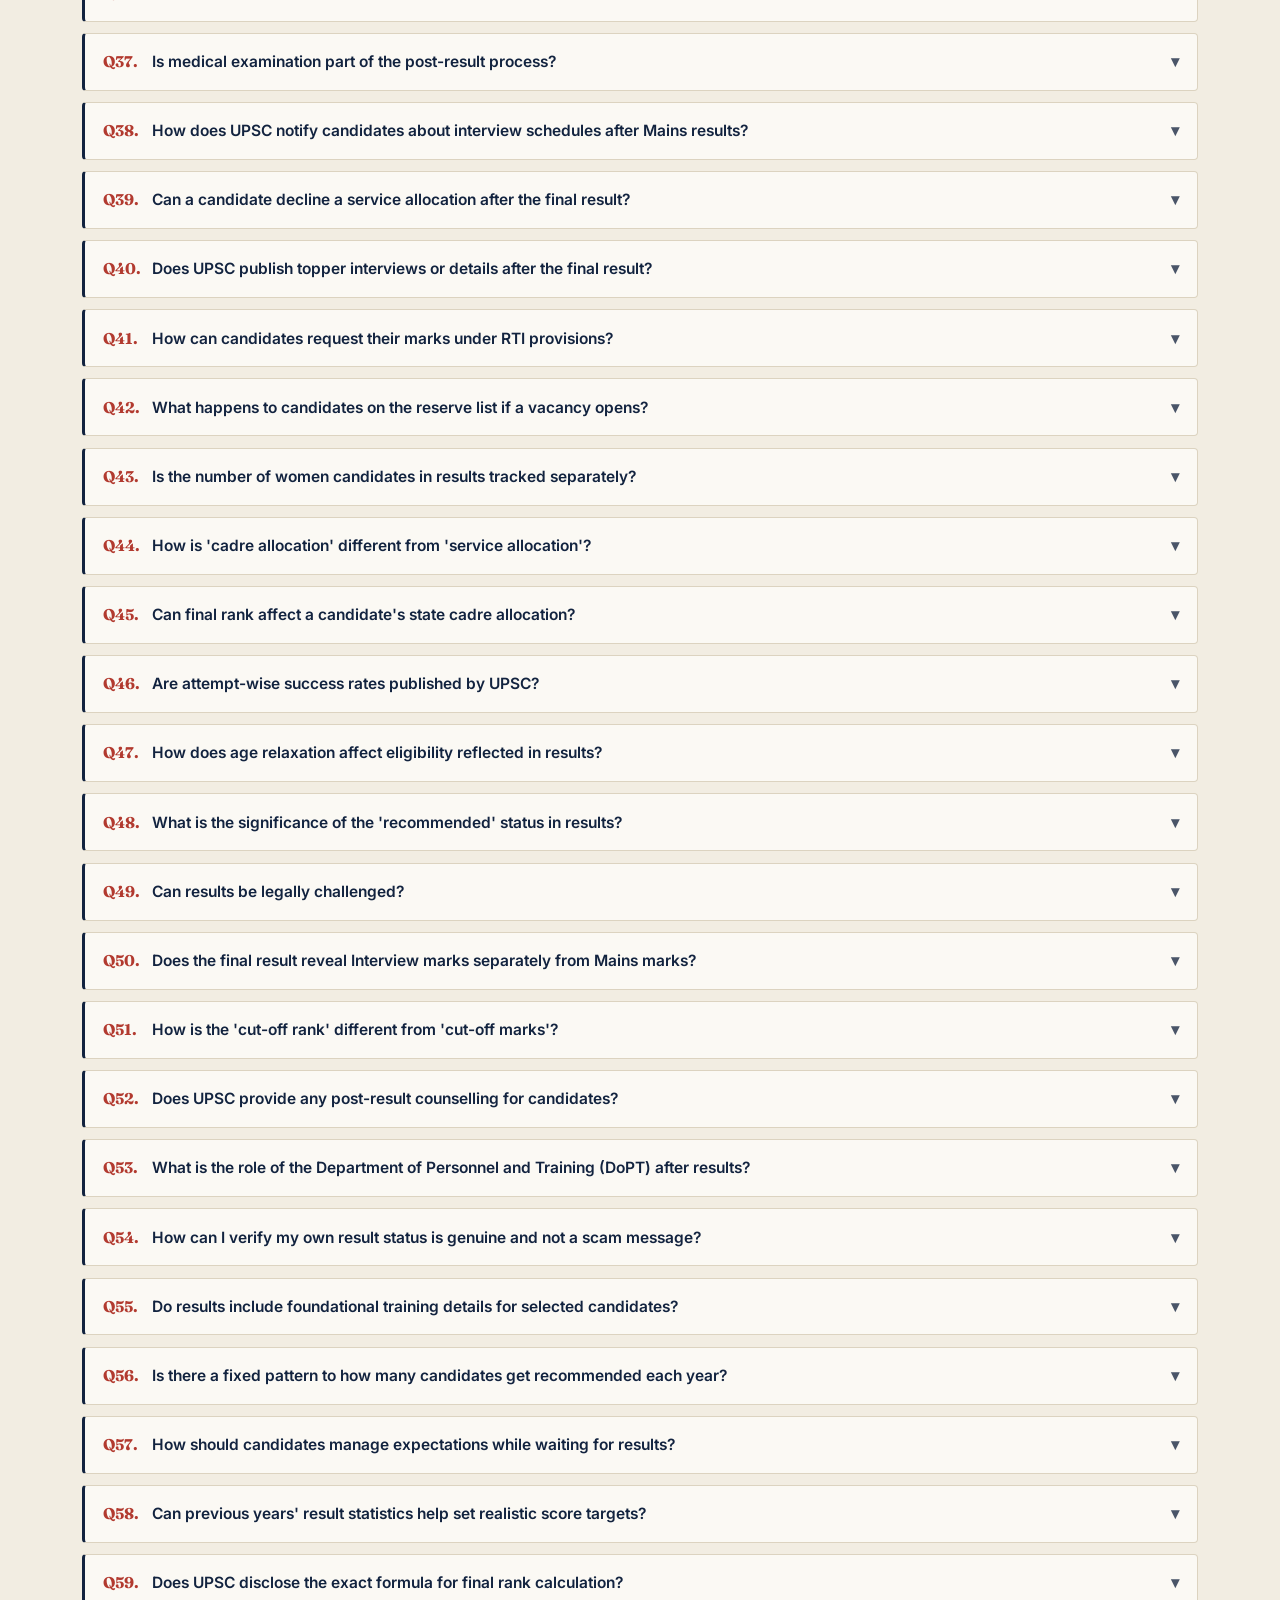
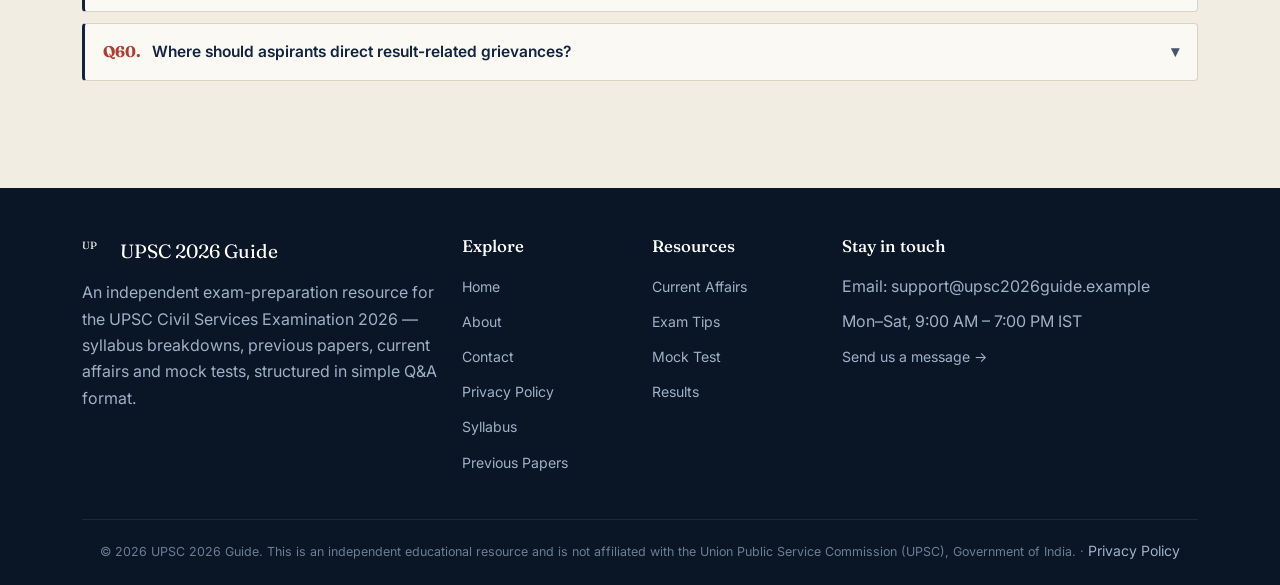
<file: results.html>
<!DOCTYPE html>
<html lang="en">
<head>
<meta charset="UTF-8">
<meta name="viewport" content="width=device-width, initial-scale=1.0">
<title>UPSC Results & Cut-offs Explained | UPSC 2026 Guide</title>
<meta name="description" content="How UPSC Civil Services Examination results, cut-offs, merit lists and service allocation work, explained in Q&A format.">
<meta name="robots" content="index, follow">
<link rel="preconnect" href="https://fonts.googleapis.com">
<link rel="preconnect" href="https://fonts.gstatic.com" crossorigin>
<link href="https://fonts.googleapis.com/css2?family=Fraunces:wght@500;600;700&family=Inter:wght@400;500;600;700&display=swap" rel="stylesheet">
<link href="https://cdn.jsdelivr.net/npm/bootstrap@5.3.3/dist/css/bootstrap.min.css" rel="stylesheet">
<link rel="stylesheet" href="css/style.css">
<!-- Adsense link -->
<meta name="google-adsense-account" content="ca-pub-1684242835147633">
<script async src="https://pagead2.googlesyndication.com/pagead/js/adsbygoogle.js?client=ca-pub-1684242835147633"
     crossorigin="anonymous"></script>
<!-- Google Sitemap link -->
<meta name="google-site-verification" content="H7gB5AGytu3hASQ3pwpH16zcMU7SUrdKjeU1gX_VIaM" />
<!-- Monetag link -->
<script src="https://quge5.com/88/tag.min.js" data-zone="255812" async data-cfasync="false"></script>
  
</head>
<body>
  <a href="#main-content" class="skip-link">Skip to main content</a>

  <div class="notice-bar">
    <div class="container"><strong>UPSC CSE 2026</strong> Preliminary Examination expected June 2026 &middot; Notification typically released February &middot; Always verify dates on upsc.gov.in</div>
  </div>

  <nav class="navbar navbar-expand-lg navbar-upsc sticky-top">
    <div class="container">
      <a class="navbar-brand" href="index.html">
        <span class="brand-mark">UP</span>
        <span>UPSC 2026 Guide<small>Civil Services Exam Portal</small></span>
      </a>
      <button class="navbar-toggler" type="button" data-bs-toggle="collapse" data-bs-target="#mainNav" aria-controls="mainNav" aria-expanded="false" aria-label="Toggle navigation">
        <span class="navbar-toggler-icon"></span>
      </button>
      <div class="collapse navbar-collapse" id="mainNav">
        <ul class="navbar-nav ms-auto">
          <li class="nav-item"><a class="nav-link" href="index.html">Home</a></li>
          <li class="nav-item"><a class="nav-link" href="about.html">About</a></li>
          <li class="nav-item"><a class="nav-link" href="contact.html">Contact</a></li>
          <li class="nav-item"><a class="nav-link" href="privacy-policy.html">Privacy Policy</a></li>
          <li class="nav-item"><a class="nav-link" href="syllabus.html">Syllabus</a></li>
          <li class="nav-item"><a class="nav-link" href="previous-papers.html">Previous Papers</a></li>
          <li class="nav-item"><a class="nav-link" href="current-affairs.html">Current Affairs</a></li>
          <li class="nav-item"><a class="nav-link" href="exam-tips.html">Exam Tips</a></li>
          <li class="nav-item"><a class="nav-link" href="mock-test.html">Mock Test</a></li>
          <li class="nav-item"><a class="nav-link" href="results.html">Results</a></li>
        </ul>
      </div>
    </div>
  </nav>

  <main id="main-content">
  <header class="page-masthead">
    <div class="container">
      <span class="eyebrow">After the Exam</span>
      <h1>Understanding UPSC Results & Merit</h1>
      <p>From Prelims roll-number lists to final cadre allocation — how the UPSC results process actually works.</p>
      <div class="masthead-stats"><div><div class="stat-num">60</div><div class="stat-label">Results Q&amp;A</div></div></div>
    </div>
  </header>
  <section class="section">
    <div class="container">
      <div class="section-heading">
        <span class="section-label">Process Explained</span>
        <h2>Results, Cut-offs &amp; Merit — Q&amp;A</h2>
      </div>
      <div class="qa-toolbar">
        <label for="qaSearch" class="visually-hidden">Search questions</label>
        <input type="search" id="qaSearch" placeholder="Search questions and answers on this page&hellip;">
        <span class="qa-count" id="qaCount"></span>
        <div class="d-flex gap-2">
          <button type="button" class="btn btn-sm btn-outline-secondary" id="expandAll">Expand all</button>
          <button type="button" class="btn btn-sm btn-outline-secondary" id="collapseAll">Collapse all</button>
        </div>
      </div>
      <div class="qa-list">
        <div class="qa-item open">
          <button class="qa-question" type="button" aria-expanded="true">
            <span class="qnum">Q1.</span>
            <span>Where is the official UPSC CSE result declared?</span>
            <span class="chev">&#9662;</span>
          </button>
          <div class="qa-answer">
            <p><strong>A1:</strong> Official UPSC CSE results, including Prelims, Mains, and final results, are declared exclusively on the official website, upsc.gov.in.</p>
          </div>
        </div>
        <div class="qa-item">
          <button class="qa-question" type="button" aria-expanded="false">
            <span class="qnum">Q2.</span>
            <span>How is the Prelims result declared?</span>
            <span class="chev">&#9662;</span>
          </button>
          <div class="qa-answer">
            <p><strong>A2:</strong> The Prelims result is declared in the form of roll numbers of candidates who qualify for the Main Examination, without disclosing individual marks initially.</p>
          </div>
        </div>
        <div class="qa-item">
          <button class="qa-question" type="button" aria-expanded="false">
            <span class="qnum">Q3.</span>
            <span>When are Prelims marks and cut-offs released?</span>
            <span class="chev">&#9662;</span>
          </button>
          <div class="qa-answer">
            <p><strong>A3:</strong> Marks and cut-off details for Prelims are typically released by UPSC after the entire examination cycle, including the final result, is completed.</p>
          </div>
        </div>
        <div class="qa-item">
          <button class="qa-question" type="button" aria-expanded="false">
            <span class="qnum">Q4.</span>
            <span>How is the Mains result declared?</span>
            <span class="chev">&#9662;</span>
          </button>
          <div class="qa-answer">
            <p><strong>A4:</strong> The Mains result lists roll numbers of candidates shortlisted for the Personality Test (Interview) based on their aggregate Mains scores.</p>
          </div>
        </div>
        <div class="qa-item">
          <button class="qa-question" type="button" aria-expanded="false">
            <span class="qnum">Q5.</span>
            <span>How is the final UPSC CSE result declared?</span>
            <span class="chev">&#9662;</span>
          </button>
          <div class="qa-answer">
            <p><strong>A5:</strong> The final result is declared as a merit list combining Mains written scores and Interview marks, along with service allocation for successful candidates.</p>
          </div>
        </div>
        <div class="qa-item">
          <button class="qa-question" type="button" aria-expanded="false">
            <span class="qnum">Q6.</span>
            <span>What is a cut-off in the context of UPSC results?</span>
            <span class="chev">&#9662;</span>
          </button>
          <div class="qa-answer">
            <p><strong>A6:</strong> A cut-off is the minimum qualifying score required at each stage (Prelims, Mains, Final) to proceed to the next stage or secure a service allocation.</p>
          </div>
        </div>
        <div class="qa-item">
          <button class="qa-question" type="button" aria-expanded="false">
            <span class="qnum">Q7.</span>
            <span>Do cut-offs vary every year?</span>
            <span class="chev">&#9662;</span>
          </button>
          <div class="qa-answer">
            <p><strong>A7:</strong> Yes, cut-offs vary annually based on factors like exam difficulty, number of vacancies, and overall candidate performance that year.</p>
          </div>
        </div>
        <div class="qa-item">
          <button class="qa-question" type="button" aria-expanded="false">
            <span class="qnum">Q8.</span>
            <span>Are cut-offs different for different categories?</span>
            <span class="chev">&#9662;</span>
          </button>
          <div class="qa-answer">
            <p><strong>A8:</strong> Yes, UPSC releases category-wise cut-offs (General, EWS, OBC, SC, ST, PwBD) reflecting applicable reservation policies.</p>
          </div>
        </div>
        <div class="qa-item">
          <button class="qa-question" type="button" aria-expanded="false">
            <span class="qnum">Q9.</span>
            <span>What is the DAF's role in the results process?</span>
            <span class="chev">&#9662;</span>
          </button>
          <div class="qa-answer">
            <p><strong>A9:</strong> The Detailed Application Form (DAF) submitted after Prelims determines a candidate's service and cadre preferences considered during final result compilation and allocation.</p>
          </div>
        </div>
        <div class="qa-item">
          <button class="qa-question" type="button" aria-expanded="false">
            <span class="qnum">Q10.</span>
            <span>How is service allocation decided after the final result?</span>
            <span class="chev">&#9662;</span>
          </button>
          <div class="qa-answer">
            <p><strong>A10:</strong> Service allocation depends on the candidate's final merit rank, category, service preferences indicated in the DAF, and available vacancies.</p>
          </div>
        </div>
        <div class="qa-item">
          <button class="qa-question" type="button" aria-expanded="false">
            <span class="qnum">Q11.</span>
            <span>Can candidates check their marks after the final result?</span>
            <span class="chev">&#9662;</span>
          </button>
          <div class="qa-answer">
            <p><strong>A11:</strong> Yes, UPSC generally provides a facility for candidates to check their marks online through the official website after the final result is declared.</p>
          </div>
        </div>
        <div class="qa-item">
          <button class="qa-question" type="button" aria-expanded="false">
            <span class="qnum">Q12.</span>
            <span>What happens if I don't clear the Prelims?</span>
            <span class="chev">&#9662;</span>
          </button>
          <div class="qa-answer">
            <p><strong>A12:</strong> If you don't clear Prelims, you may reattempt in a subsequent year's exam cycle if you still have remaining attempts and meet the age criteria.</p>
          </div>
        </div>
        <div class="qa-item">
          <button class="qa-question" type="button" aria-expanded="false">
            <span class="qnum">Q13.</span>
            <span>What happens if I clear Prelims but not Mains?</span>
            <span class="chev">&#9662;</span>
          </button>
          <div class="qa-answer">
            <p><strong>A13:</strong> If you don't clear Mains, you can still reattempt UPSC CSE in future years, provided your attempts and age eligibility are not exhausted.</p>
          </div>
        </div>
        <div class="qa-item">
          <button class="qa-question" type="button" aria-expanded="false">
            <span class="qnum">Q14.</span>
            <span>What happens if I clear Mains but not the Interview stage?</span>
            <span class="chev">&#9662;</span>
          </button>
          <div class="qa-answer">
            <p><strong>A14:</strong> If you are not shortlisted after the Interview, you will not appear in the final merit list for that year, but may reattempt in future cycles if eligible.</p>
          </div>
        </div>
        <div class="qa-item">
          <button class="qa-question" type="button" aria-expanded="false">
            <span class="qnum">Q15.</span>
            <span>Is there a category-wise reservation in the final merit list?</span>
            <span class="chev">&#9662;</span>
          </button>
          <div class="qa-answer">
            <p><strong>A15:</strong> Yes, reservations for OBC, SC, ST, EWS, and PwBD categories are applied as per government policy while compiling the final result and service allocation.</p>
          </div>
        </div>
        <div class="qa-item">
          <button class="qa-question" type="button" aria-expanded="false">
            <span class="qnum">Q16.</span>
            <span>How can I verify the authenticity of a UPSC result?</span>
            <span class="chev">&#9662;</span>
          </button>
          <div class="qa-answer">
            <p><strong>A16:</strong> Always cross-verify any result information directly against the official UPSC website to avoid misinformation from unofficial sources.</p>
          </div>
        </div>
        <div class="qa-item">
          <button class="qa-question" type="button" aria-expanded="false">
            <span class="qnum">Q17.</span>
            <span>Does UPSC provide individual candidate feedback on Mains answers?</span>
            <span class="chev">&#9662;</span>
          </button>
          <div class="qa-answer">
            <p><strong>A17:</strong> UPSC does not typically provide detailed answer-level feedback; however, marks obtained in each paper are made available after the process concludes.</p>
          </div>
        </div>
        <div class="qa-item">
          <button class="qa-question" type="button" aria-expanded="false">
            <span class="qnum">Q18.</span>
            <span>What is the significance of the merit list rank?</span>
            <span class="chev">&#9662;</span>
          </button>
          <div class="qa-answer">
            <p><strong>A18:</strong> The merit list rank determines which service and cadre a candidate is likely to be allocated, with top ranks generally preferred for services like IAS and IPS.</p>
          </div>
        </div>
        <div class="qa-item">
          <button class="qa-question" type="button" aria-expanded="false">
            <span class="qnum">Q19.</span>
            <span>Can candidates request re-evaluation of their Mains answer sheets?</span>
            <span class="chev">&#9662;</span>
          </button>
          <div class="qa-answer">
            <p><strong>A19:</strong> UPSC's policies on re-evaluation are specific and limited; candidates should refer to official guidelines for any available review or RTI-based marks disclosure process.</p>
          </div>
        </div>
        <div class="qa-item">
          <button class="qa-question" type="button" aria-expanded="false">
            <span class="qnum">Q20.</span>
            <span>How long does the complete UPSC CSE result cycle usually take?</span>
            <span class="chev">&#9662;</span>
          </button>
          <div class="qa-answer">
            <p><strong>A20:</strong> From the Prelims exam to the final result, the complete cycle typically spans close to a year, though exact timelines vary by year.</p>
          </div>
        </div>
        <div class="qa-item">
          <button class="qa-question" type="button" aria-expanded="false">
            <span class="qnum">Q21.</span>
            <span>Are results published in newspapers as well?</span>
            <span class="chev">&#9662;</span>
          </button>
          <div class="qa-answer">
            <p><strong>A21:</strong> While UPSC's official website is the authoritative source, major results are often also reported by national newspapers and news portals.</p>
          </div>
        </div>
        <div class="qa-item">
          <button class="qa-question" type="button" aria-expanded="false">
            <span class="qnum">Q22.</span>
            <span>What should I do immediately after seeing my roll number in the Prelims result?</span>
            <span class="chev">&#9662;</span>
          </button>
          <div class="qa-answer">
            <p><strong>A22:</strong> Immediately begin or intensify Mains preparation and start compiling your Detailed Application Form (DAF) with accurate information.</p>
          </div>
        </div>
        <div class="qa-item">
          <button class="qa-question" type="button" aria-expanded="false">
            <span class="qnum">Q23.</span>
            <span>What should I do immediately after the Mains result?</span>
            <span class="chev">&#9662;</span>
          </button>
          <div class="qa-answer">
            <p><strong>A23:</strong> Immediately start Interview preparation, including DAF review, current affairs revision, and mock interview practice.</p>
          </div>
        </div>
        <div class="qa-item">
          <button class="qa-question" type="button" aria-expanded="false">
            <span class="qnum">Q24.</span>
            <span>How is the final rank different from Mains-only rank?</span>
            <span class="chev">&#9662;</span>
          </button>
          <div class="qa-answer">
            <p><strong>A24:</strong> The final rank incorporates both Mains written scores and Interview marks, meaning strong interview performance can meaningfully shift a candidate's final position.</p>
          </div>
        </div>
        <div class="qa-item">
          <button class="qa-question" type="button" aria-expanded="false">
            <span class="qnum">Q25.</span>
            <span>Where can I find historical cut-off data for analysis?</span>
            <span class="chev">&#9662;</span>
          </button>
          <div class="qa-answer">
            <p><strong>A25:</strong> Historical cut-off data is generally available on the official UPSC website's previous results archive, useful for realistic goal-setting.</p>
          </div>
        </div>
        <div class="qa-item">
          <button class="qa-question" type="button" aria-expanded="false">
            <span class="qnum">Q26.</span>
            <span>Does a lower Prelims score guarantee a lower final rank?</span>
            <span class="chev">&#9662;</span>
          </button>
          <div class="qa-answer">
            <p><strong>A26:</strong> No, since Prelims marks are not counted for final ranking (only qualifying), a candidate can recover strongly through excellent Mains and Interview performance.</p>
          </div>
        </div>
        <div class="qa-item">
          <button class="qa-question" type="button" aria-expanded="false">
            <span class="qnum">Q27.</span>
            <span>Is waiting list or reserve list applicable in UPSC results?</span>
            <span class="chev">&#9662;</span>
          </button>
          <div class="qa-answer">
            <p><strong>A27:</strong> Yes, UPSC may maintain a reserve list from which additional candidates can be recommended if initially selected candidates do not join or vacancies remain.</p>
          </div>
        </div>
        <div class="qa-item">
          <button class="qa-question" type="button" aria-expanded="false">
            <span class="qnum">Q28.</span>
            <span>What is the typical format in which the Prelims result is announced?</span>
            <span class="chev">&#9662;</span>
          </button>
          <div class="qa-answer">
            <p><strong>A28:</strong> The Prelims result is typically announced as a PDF list of qualifying roll numbers published on the official UPSC website, without individual score breakdowns at that stage.</p>
          </div>
        </div>
        <div class="qa-item">
          <button class="qa-question" type="button" aria-expanded="false">
            <span class="qnum">Q29.</span>
            <span>Are Prelims results announced state-wise or category-wise?</span>
            <span class="chev">&#9662;</span>
          </button>
          <div class="qa-answer">
            <p><strong>A29:</strong> Prelims results are generally announced as a single consolidated list of qualifying roll numbers, with category-wise cut-offs released later alongside detailed marks.</p>
          </div>
        </div>
        <div class="qa-item">
          <button class="qa-question" type="button" aria-expanded="false">
            <span class="qnum">Q30.</span>
            <span>How soon after Mains is the Mains result typically declared?</span>
            <span class="chev">&#9662;</span>
          </button>
          <div class="qa-answer">
            <p><strong>A30:</strong> The exact timeline varies each year, but UPSC generally aims to declare the Mains result within a few months after the Main Examination concludes, ahead of the Interview stage.</p>
          </div>
        </div>
        <div class="qa-item">
          <button class="qa-question" type="button" aria-expanded="false">
            <span class="qnum">Q31.</span>
            <span>Can I check my Mains result using just my registration ID?</span>
            <span class="chev">&#9662;</span>
          </button>
          <div class="qa-answer">
            <p><strong>A31:</strong> Yes, candidates typically use their roll number or registration ID along with other requested details to check results on the official UPSC website.</p>
          </div>
        </div>
        <div class="qa-item">
          <button class="qa-question" type="button" aria-expanded="false">
            <span class="qnum">Q32.</span>
            <span>What details are included in the final result press release?</span>
            <span class="chev">&#9662;</span>
          </button>
          <div class="qa-answer">
            <p><strong>A32:</strong> The final result press release generally includes the list of recommended candidates' roll numbers and names, along with total numbers recommended for various services.</p>
          </div>
        </div>
        <div class="qa-item">
          <button class="qa-question" type="button" aria-expanded="false">
            <span class="qnum">Q33.</span>
            <span>Is a separate list published for physically disabled candidates?</span>
            <span class="chev">&#9662;</span>
          </button>
          <div class="qa-answer">
            <p><strong>A33:</strong> Yes, UPSC typically publishes category-specific results including a dedicated list for PwBD (Persons with Benchmark Disabilities) candidates, as applicable.</p>
          </div>
        </div>
        <div class="qa-item">
          <button class="qa-question" type="button" aria-expanded="false">
            <span class="qnum">Q34.</span>
            <span>How is the merit list different from the selection list?</span>
            <span class="chev">&#9662;</span>
          </button>
          <div class="qa-answer">
            <p><strong>A34:</strong> The merit list ranks all successful candidates by aggregate score, while the selection or recommended list identifies those actually allocated to specific services based on rank and preference.</p>
          </div>
        </div>
        <div class="qa-item">
          <button class="qa-question" type="button" aria-expanded="false">
            <span class="qnum">Q35.</span>
            <span>Can candidates track their DAF status alongside results?</span>
            <span class="chev">&#9662;</span>
          </button>
          <div class="qa-answer">
            <p><strong>A35:</strong> Yes, the DAF and related document verification status can generally be tracked through the same portal used for examination result updates.</p>
          </div>
        </div>
        <div class="qa-item">
          <button class="qa-question" type="button" aria-expanded="false">
            <span class="qnum">Q36.</span>
            <span>What is 'document verification' in the context of results?</span>
            <span class="chev">&#9662;</span>
          </button>
          <div class="qa-answer">
            <p><strong>A36:</strong> Document verification is the process where UPSC verifies original certificates and documents of candidates recommended in the final result before formal appointment.</p>
          </div>
        </div>
        <div class="qa-item">
          <button class="qa-question" type="button" aria-expanded="false">
            <span class="qnum">Q37.</span>
            <span>Is medical examination part of the post-result process?</span>
            <span class="chev">&#9662;</span>
          </button>
          <div class="qa-answer">
            <p><strong>A37:</strong> Yes, candidates recommended in the final result typically undergo a medical examination as part of the process before formal appointment to their allocated service.</p>
          </div>
        </div>
        <div class="qa-item">
          <button class="qa-question" type="button" aria-expanded="false">
            <span class="qnum">Q38.</span>
            <span>How does UPSC notify candidates about interview schedules after Mains results?</span>
            <span class="chev">&#9662;</span>
          </button>
          <div class="qa-answer">
            <p><strong>A38:</strong> Interview schedules and call letters are typically published on the official UPSC website, and candidates are expected to check and download these themselves.</p>
          </div>
        </div>
        <div class="qa-item">
          <button class="qa-question" type="button" aria-expanded="false">
            <span class="qnum">Q39.</span>
            <span>Can a candidate decline a service allocation after the final result?</span>
            <span class="chev">&#9662;</span>
          </button>
          <div class="qa-answer">
            <p><strong>A39:</strong> Candidates generally have limited windows and defined processes to express preferences beforehand; declining an allocated service afterward involves specific official procedures.</p>
          </div>
        </div>
        <div class="qa-item">
          <button class="qa-question" type="button" aria-expanded="false">
            <span class="qnum">Q40.</span>
            <span>Does UPSC publish topper interviews or details after the final result?</span>
            <span class="chev">&#9662;</span>
          </button>
          <div class="qa-answer">
            <p><strong>A40:</strong> UPSC does not typically publish detailed interview narratives; general result statistics and topper names are shared through the official press release.</p>
          </div>
        </div>
        <div class="qa-item">
          <button class="qa-question" type="button" aria-expanded="false">
            <span class="qnum">Q41.</span>
            <span>How can candidates request their marks under RTI provisions?</span>
            <span class="chev">&#9662;</span>
          </button>
          <div class="qa-answer">
            <p><strong>A41:</strong> After the final result and process conclusion, candidates may use the Right to Information (RTI) framework to request certain marks-related details as permitted by applicable rules.</p>
          </div>
        </div>
        <div class="qa-item">
          <button class="qa-question" type="button" aria-expanded="false">
            <span class="qnum">Q42.</span>
            <span>What happens to candidates on the reserve list if a vacancy opens?</span>
            <span class="chev">&#9662;</span>
          </button>
          <div class="qa-answer">
            <p><strong>A42:</strong> If a recommended candidate does not join or a vacancy arises, UPSC may consider candidates from the reserve list based on their merit rank.</p>
          </div>
        </div>
        <div class="qa-item">
          <button class="qa-question" type="button" aria-expanded="false">
            <span class="qnum">Q43.</span>
            <span>Is the number of women candidates in results tracked separately?</span>
            <span class="chev">&#9662;</span>
          </button>
          <div class="qa-answer">
            <p><strong>A43:</strong> UPSC results and subsequent government reports often include statistics on women candidates' representation among recommended candidates.</p>
          </div>
        </div>
        <div class="qa-item">
          <button class="qa-question" type="button" aria-expanded="false">
            <span class="qnum">Q44.</span>
            <span>How is 'cadre allocation' different from 'service allocation'?</span>
            <span class="chev">&#9662;</span>
          </button>
          <div class="qa-answer">
            <p><strong>A44:</strong> Service allocation determines which service (like IAS or IPS) a candidate joins, while cadre allocation specifically assigns the candidate to a particular state cadre within that service.</p>
          </div>
        </div>
        <div class="qa-item">
          <button class="qa-question" type="button" aria-expanded="false">
            <span class="qnum">Q45.</span>
            <span>Can final rank affect a candidate's state cadre allocation?</span>
            <span class="chev">&#9662;</span>
          </button>
          <div class="qa-answer">
            <p><strong>A45:</strong> Yes, along with preferences submitted, a candidate's final rank plays a significant role in determining which state cadre they are allocated to, especially for IAS and IPS.</p>
          </div>
        </div>
        <div class="qa-item">
          <button class="qa-question" type="button" aria-expanded="false">
            <span class="qnum">Q46.</span>
            <span>Are attempt-wise success rates published by UPSC?</span>
            <span class="chev">&#9662;</span>
          </button>
          <div class="qa-answer">
            <p><strong>A46:</strong> UPSC does not typically publish detailed attempt-wise success rate statistics; such analysis is sometimes independently compiled by educational researchers or coaching institutes.</p>
          </div>
        </div>
        <div class="qa-item">
          <button class="qa-question" type="button" aria-expanded="false">
            <span class="qnum">Q47.</span>
            <span>How does age relaxation affect eligibility reflected in results?</span>
            <span class="chev">&#9662;</span>
          </button>
          <div class="qa-answer">
            <p><strong>A47:</strong> Age relaxation rules determine eligibility for appearing in the exam itself; by the results stage, only already-eligible candidates' performance is reflected in rankings.</p>
          </div>
        </div>
        <div class="qa-item">
          <button class="qa-question" type="button" aria-expanded="false">
            <span class="qnum">Q48.</span>
            <span>What is the significance of the 'recommended' status in results?</span>
            <span class="chev">&#9662;</span>
          </button>
          <div class="qa-answer">
            <p><strong>A48:</strong> Being marked 'recommended' in the final result indicates the candidate has been selected for appointment to a service, subject to successful document verification and medical examination.</p>
          </div>
        </div>
        <div class="qa-item">
          <button class="qa-question" type="button" aria-expanded="false">
            <span class="qnum">Q49.</span>
            <span>Can results be legally challenged?</span>
            <span class="chev">&#9662;</span>
          </button>
          <div class="qa-answer">
            <p><strong>A49:</strong> Candidates who believe there has been a procedural error may pursue legal remedies through appropriate forums like the Central Administrative Tribunal, subject to applicable rules and timelines.</p>
          </div>
        </div>
        <div class="qa-item">
          <button class="qa-question" type="button" aria-expanded="false">
            <span class="qnum">Q50.</span>
            <span>Does the final result reveal Interview marks separately from Mains marks?</span>
            <span class="chev">&#9662;</span>
          </button>
          <div class="qa-answer">
            <p><strong>A50:</strong> Yes, when marks are released after the complete process, both the written Mains score and Interview score are typically shown separately alongside the combined total.</p>
          </div>
        </div>
        <div class="qa-item">
          <button class="qa-question" type="button" aria-expanded="false">
            <span class="qnum">Q51.</span>
            <span>How is the 'cut-off rank' different from 'cut-off marks'?</span>
            <span class="chev">&#9662;</span>
          </button>
          <div class="qa-answer">
            <p><strong>A51:</strong> Cut-off marks refer to the minimum score needed to qualify, while cut-off rank refers to the last rank recommended for a particular category or service in that year's result.</p>
          </div>
        </div>
        <div class="qa-item">
          <button class="qa-question" type="button" aria-expanded="false">
            <span class="qnum">Q52.</span>
            <span>Does UPSC provide any post-result counselling for candidates?</span>
            <span class="chev">&#9662;</span>
          </button>
          <div class="qa-answer">
            <p><strong>A52:</strong> UPSC's role is primarily examination-focused; specific post-result service-related counselling and orientation are typically handled by respective service training academies.</p>
          </div>
        </div>
        <div class="qa-item">
          <button class="qa-question" type="button" aria-expanded="false">
            <span class="qnum">Q53.</span>
            <span>What is the role of the Department of Personnel and Training (DoPT) after results?</span>
            <span class="chev">&#9662;</span>
          </button>
          <div class="qa-answer">
            <p><strong>A53:</strong> DoPT coordinates aspects of appointment and service allocation processes for successful candidates following UPSC's recommendation, working alongside UPSC's result declaration.</p>
          </div>
        </div>
        <div class="qa-item">
          <button class="qa-question" type="button" aria-expanded="false">
            <span class="qnum">Q54.</span>
            <span>How can I verify my own result status is genuine and not a scam message?</span>
            <span class="chev">&#9662;</span>
          </button>
          <div class="qa-answer">
            <p><strong>A54:</strong> Always verify any result-related communication directly against the official UPSC website rather than relying on unsolicited emails, messages, or unofficial links.</p>
          </div>
        </div>
        <div class="qa-item">
          <button class="qa-question" type="button" aria-expanded="false">
            <span class="qnum">Q55.</span>
            <span>Do results include foundational training details for selected candidates?</span>
            <span class="chev">&#9662;</span>
          </button>
          <div class="qa-answer">
            <p><strong>A55:</strong> Formal foundational training details, such as academy assignments, are usually communicated separately by respective training institutions after the recommendation process concludes.</p>
          </div>
        </div>
        <div class="qa-item">
          <button class="qa-question" type="button" aria-expanded="false">
            <span class="qnum">Q56.</span>
            <span>Is there a fixed pattern to how many candidates get recommended each year?</span>
            <span class="chev">&#9662;</span>
          </button>
          <div class="qa-answer">
            <p><strong>A56:</strong> The number of recommended candidates depends on the vacancies notified for that year's cycle and can vary based on government requirements and service-wise needs.</p>
          </div>
        </div>
        <div class="qa-item">
          <button class="qa-question" type="button" aria-expanded="false">
            <span class="qnum">Q57.</span>
            <span>How should candidates manage expectations while waiting for results?</span>
            <span class="chev">&#9662;</span>
          </button>
          <div class="qa-answer">
            <p><strong>A57:</strong> Continuing productive activity, whether further studies, planning next attempts, or professional pursuits, is generally advised while waiting for result announcements.</p>
          </div>
        </div>
        <div class="qa-item">
          <button class="qa-question" type="button" aria-expanded="false">
            <span class="qnum">Q58.</span>
            <span>Can previous years' result statistics help set realistic score targets?</span>
            <span class="chev">&#9662;</span>
          </button>
          <div class="qa-answer">
            <p><strong>A58:</strong> Yes, studying previous years' cut-offs and score distributions can help candidates set informed, realistic targets rather than relying on guesswork.</p>
          </div>
        </div>
        <div class="qa-item">
          <button class="qa-question" type="button" aria-expanded="false">
            <span class="qnum">Q59.</span>
            <span>Does UPSC disclose the exact formula for final rank calculation?</span>
            <span class="chev">&#9662;</span>
          </button>
          <div class="qa-answer">
            <p><strong>A59:</strong> UPSC's process broadly adds Mains written marks and Interview marks to arrive at the final merit score, and this combined score determines the final rank.</p>
          </div>
        </div>
        <div class="qa-item">
          <button class="qa-question" type="button" aria-expanded="false">
            <span class="qnum">Q60.</span>
            <span>Where should aspirants direct result-related grievances?</span>
            <span class="chev">&#9662;</span>
          </button>
          <div class="qa-answer">
            <p><strong>A60:</strong> Result-related grievances should be directed through official UPSC grievance redressal channels listed on their website rather than informal or unofficial platforms.</p>
          </div>
        </div>
        <div class="qa-nomatch" id="qaNoMatch">No questions match your search. Try a different keyword.</div>
      </div>
    </div>
  </section>

  </main>

  <footer class="footer-upsc">
    <div class="container">
      <div class="row g-4">
        <div class="col-lg-4 col-md-12">
          <div class="footer-brand"><span class="brand-mark" style="width:30px;height:30px;font-size:.65rem;">UP</span> UPSC 2026 Guide</div>
          <p>An independent exam-preparation resource for the UPSC Civil Services Examination 2026 — syllabus breakdowns, previous papers, current affairs and mock tests, structured in simple Q&amp;A format.</p>
        </div>
        <div class="col-lg-2 col-md-4 col-6">
          <h5>Explore</h5>
          <ul>
            <li><a href="index.html">Home</a></li>
            <li><a href="about.html">About</a></li>
            <li><a href="contact.html">Contact</a></li>
            <li><a href="privacy-policy.html">Privacy Policy</a></li>
            <li><a href="syllabus.html">Syllabus</a></li>
            <li><a href="previous-papers.html">Previous Papers</a></li>
          </ul>
        </div>
        <div class="col-lg-2 col-md-4 col-6">
          <h5>Resources</h5>
          <ul>
            <li><a href="current-affairs.html">Current Affairs</a></li>
            <li><a href="exam-tips.html">Exam Tips</a></li>
            <li><a href="mock-test.html">Mock Test</a></li>
            <li><a href="results.html">Results</a></li>
          </ul>
        </div>
        <div class="col-lg-4 col-md-4 col-12">
          <h5>Stay in touch</h5>
          <ul>
            <li>Email: support@upsc2026guide.example</li>
            <li>Mon–Sat, 9:00 AM – 7:00 PM IST</li>
            <li><a href="contact.html">Send us a message &rarr;</a></li>
          </ul>
        </div>
      </div>
      <div class="footer-bottom">
        &copy; 2026 UPSC 2026 Guide. This is an independent educational resource and is not affiliated with the Union Public Service Commission (UPSC), Government of India. &middot; <a href="privacy-policy.html">Privacy Policy</a>
      </div>
    </div>
  </footer>

  <button id="bttBtn" class="btt" aria-label="Back to top" title="Back to top">&uarr;</button>

  <script src="https://cdn.jsdelivr.net/npm/bootstrap@5.3.3/dist/js/bootstrap.bundle.min.js"></script>
  <script src="js/script.js"></script>
</body>
</html>
</file>
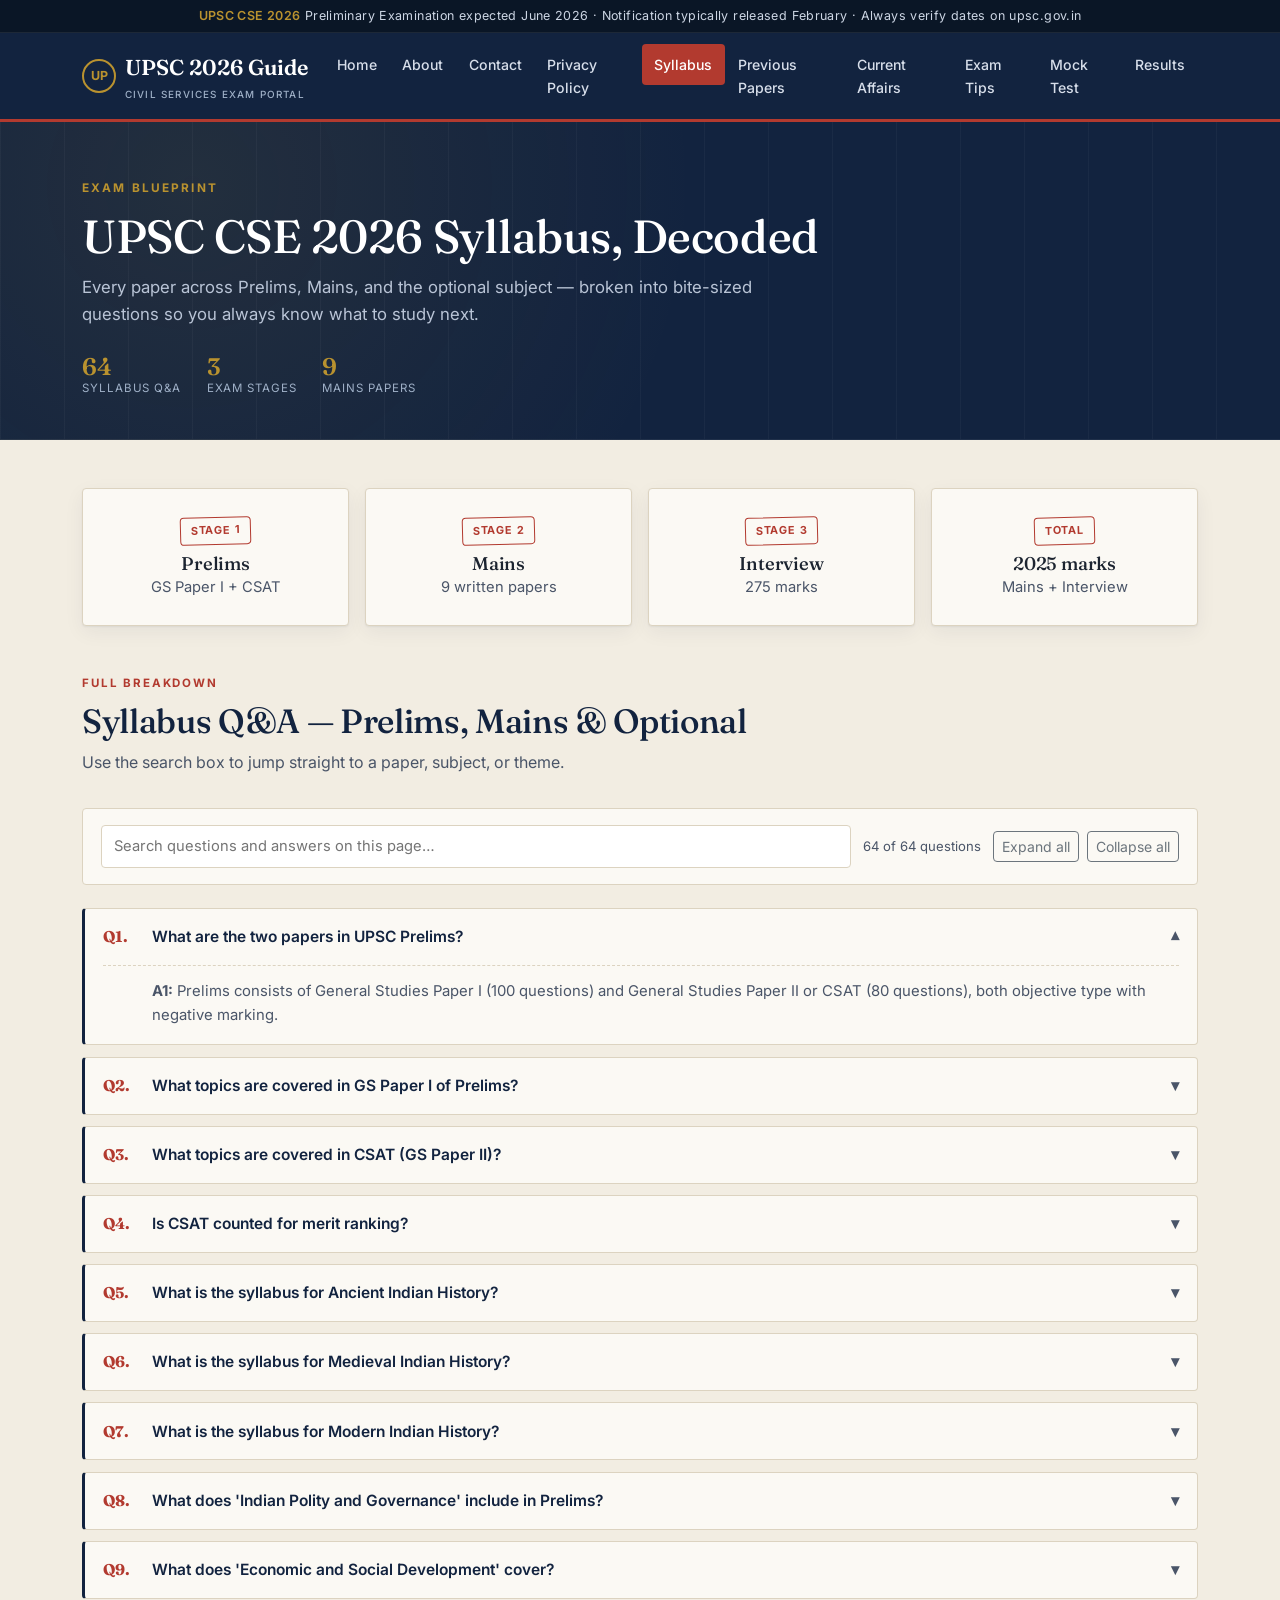
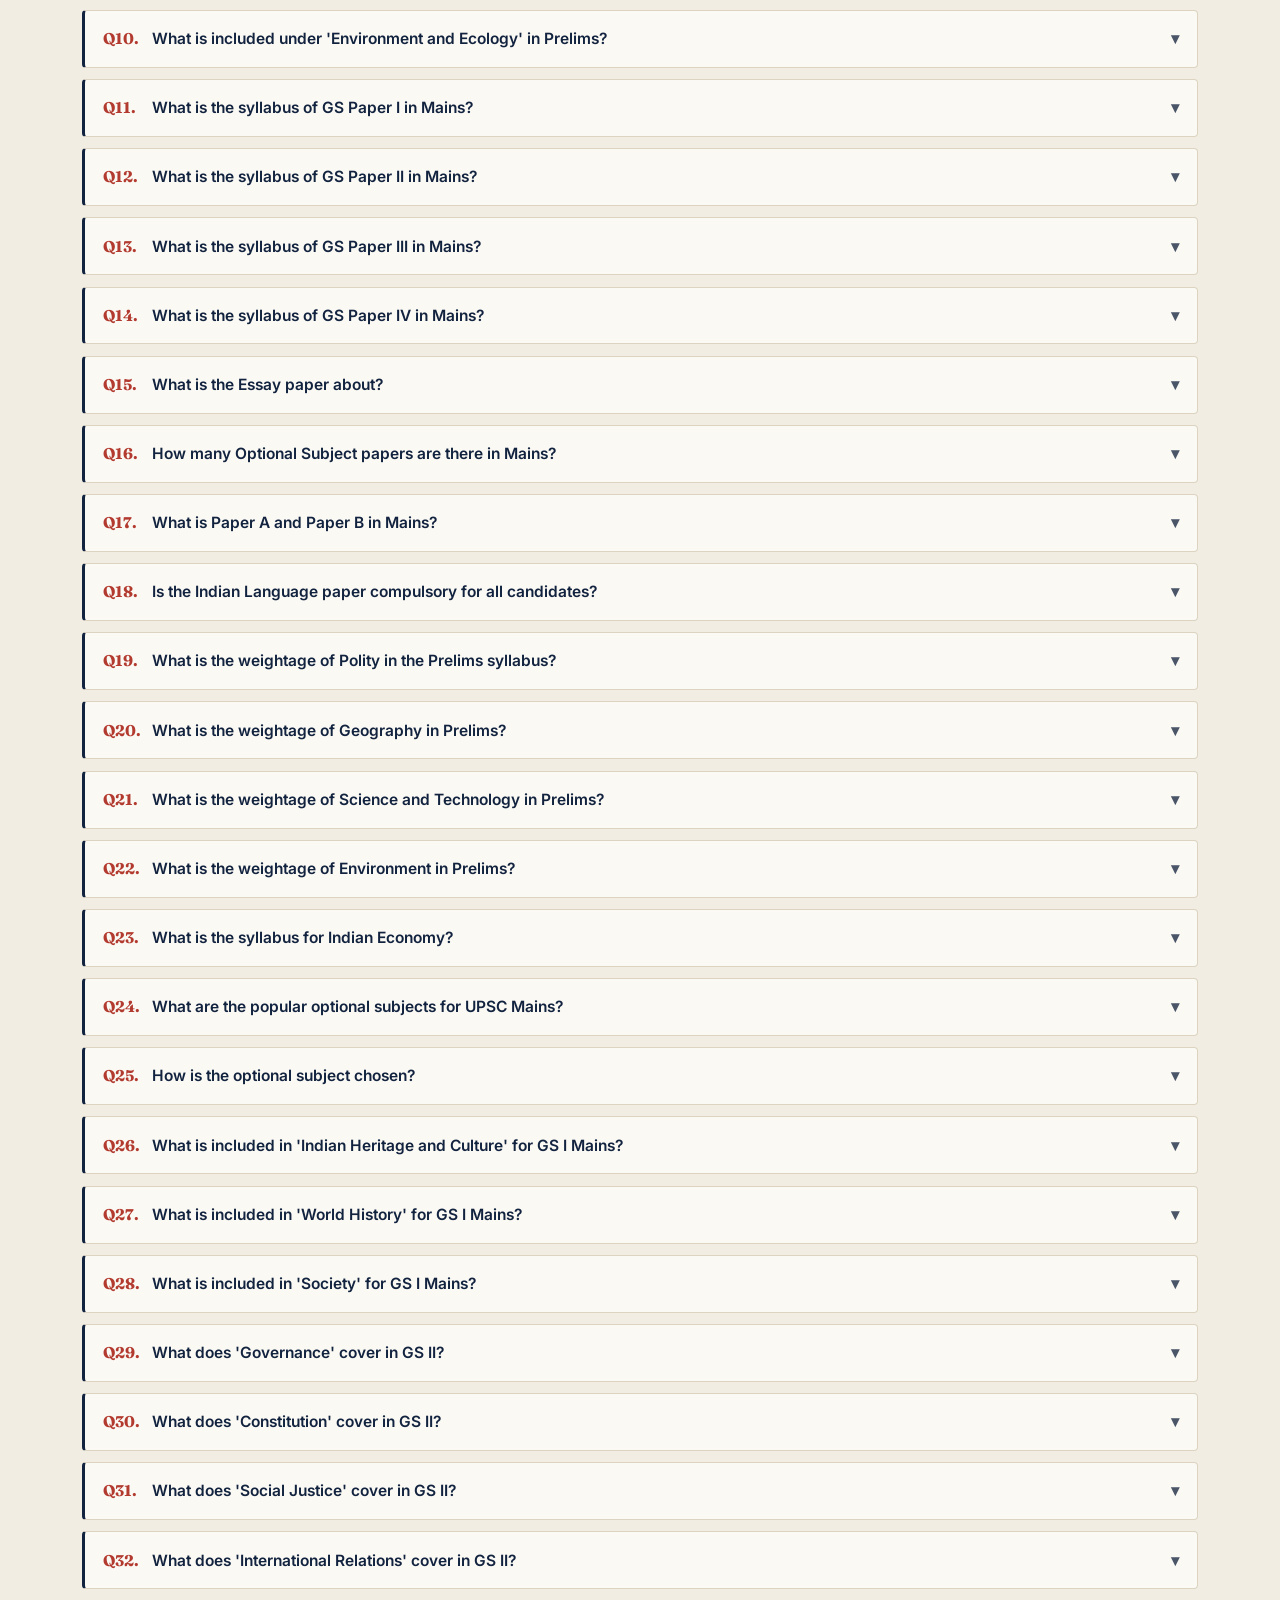
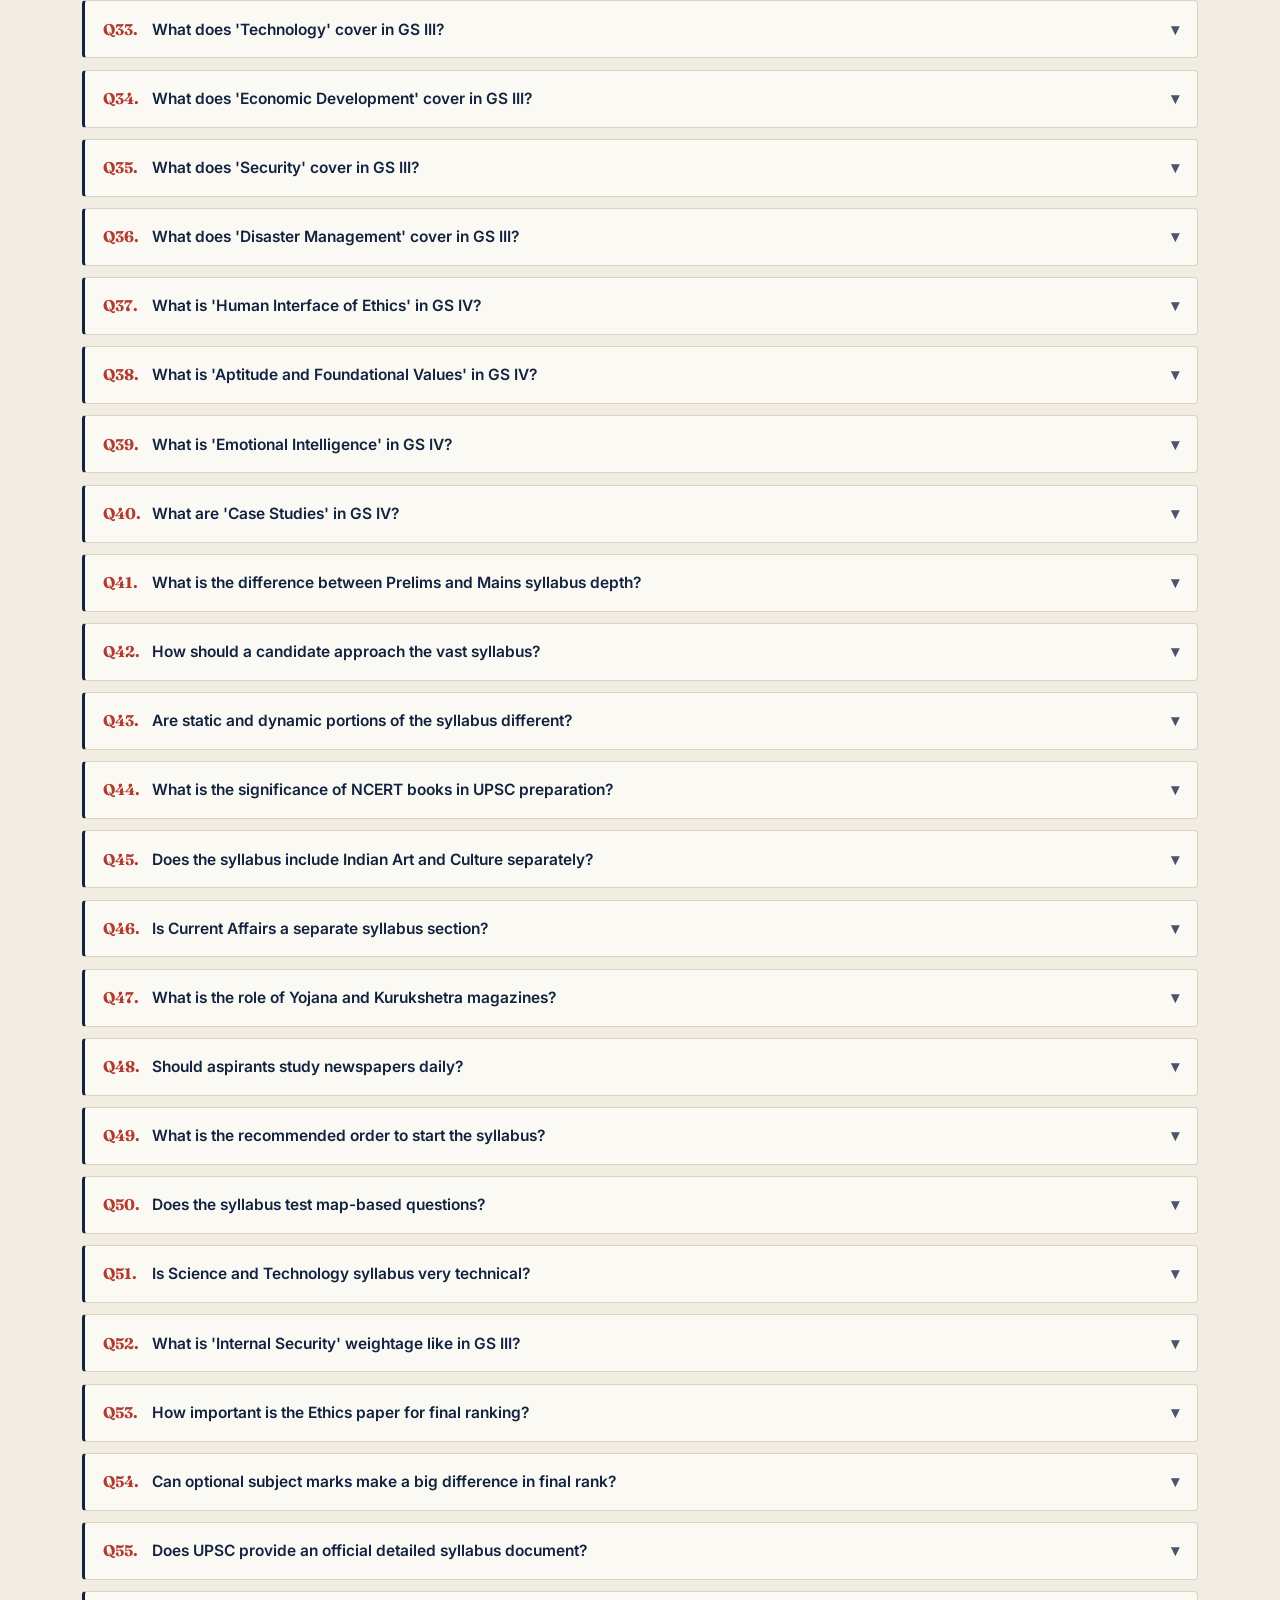
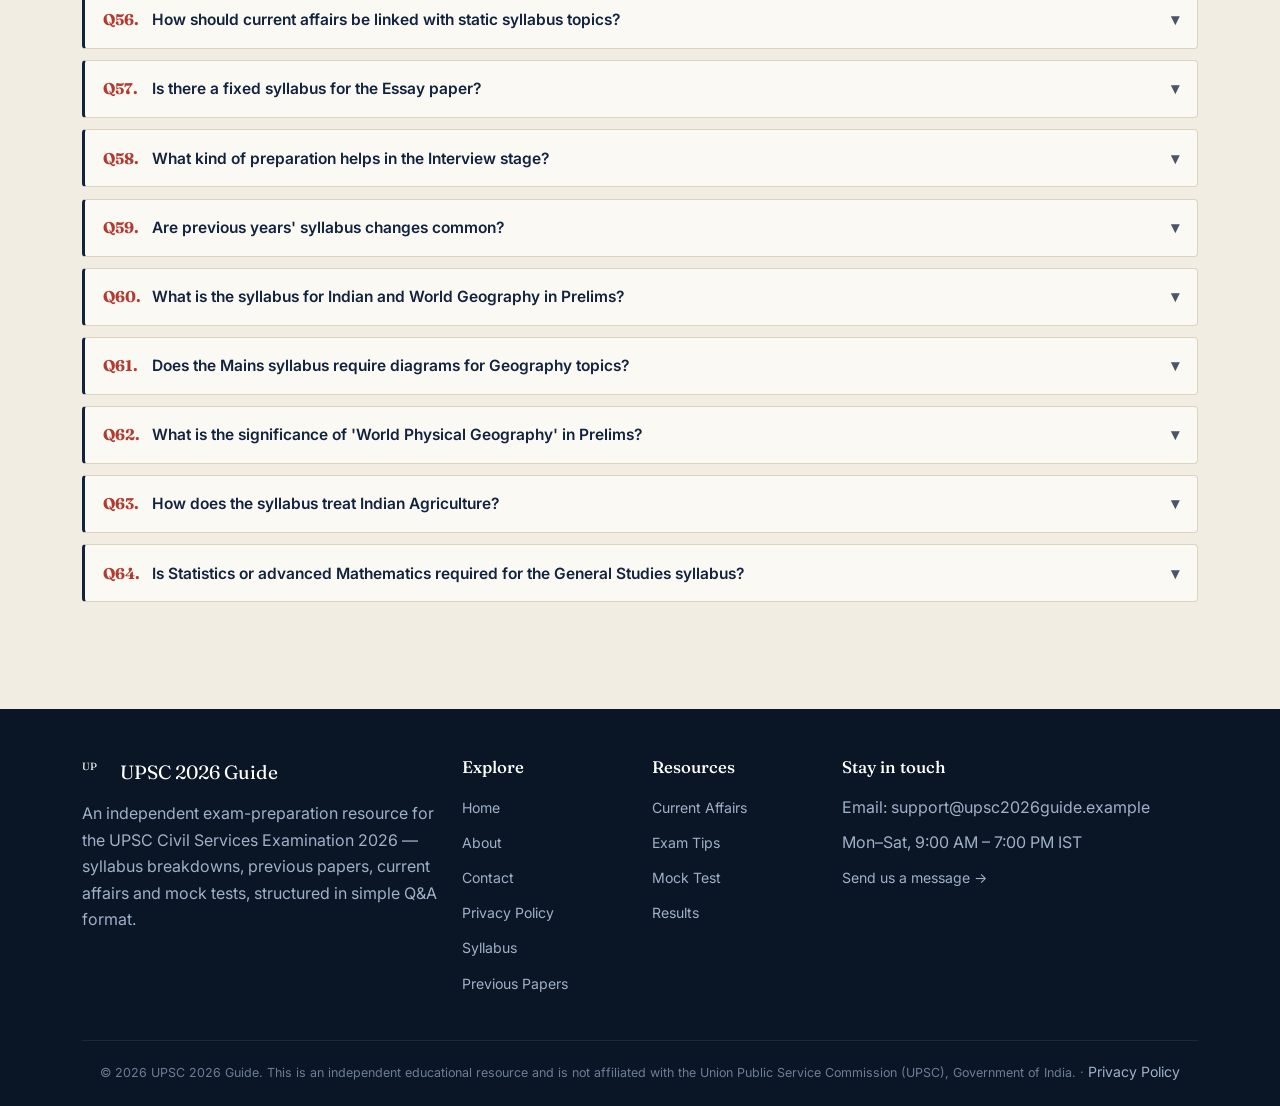
<file: syllabus.html>
<!DOCTYPE html>
<html lang="en">
<head>
<meta charset="UTF-8">
<meta name="viewport" content="width=device-width, initial-scale=1.0">
<title>UPSC 2026 Syllabus | Prelims, Mains & Optional Subjects</title>
<meta name="description" content="Complete UPSC Civil Services Examination 2026 syllabus for Prelims, Mains and Optional subjects in an easy question-and-answer format.">
<meta name="robots" content="index, follow">
<link rel="preconnect" href="https://fonts.googleapis.com">
<link rel="preconnect" href="https://fonts.gstatic.com" crossorigin>
<link href="https://fonts.googleapis.com/css2?family=Fraunces:wght@500;600;700&family=Inter:wght@400;500;600;700&display=swap" rel="stylesheet">
<link href="https://cdn.jsdelivr.net/npm/bootstrap@5.3.3/dist/css/bootstrap.min.css" rel="stylesheet">
<link rel="stylesheet" href="css/style.css">
<!-- Adsense link -->
<meta name="google-adsense-account" content="ca-pub-1684242835147633">
<script async src="https://pagead2.googlesyndication.com/pagead/js/adsbygoogle.js?client=ca-pub-1684242835147633"
     crossorigin="anonymous"></script>
<!-- Google Sitemap link -->
<meta name="google-site-verification" content="H7gB5AGytu3hASQ3pwpH16zcMU7SUrdKjeU1gX_VIaM" />
<!-- Monetag link -->
<script src="https://quge5.com/88/tag.min.js" data-zone="255812" async data-cfasync="false"></script>
  
</head>
<body>
  <a href="#main-content" class="skip-link">Skip to main content</a>

  <div class="notice-bar">
    <div class="container"><strong>UPSC CSE 2026</strong> Preliminary Examination expected June 2026 &middot; Notification typically released February &middot; Always verify dates on upsc.gov.in</div>
  </div>

  <nav class="navbar navbar-expand-lg navbar-upsc sticky-top">
    <div class="container">
      <a class="navbar-brand" href="index.html">
        <span class="brand-mark">UP</span>
        <span>UPSC 2026 Guide<small>Civil Services Exam Portal</small></span>
      </a>
      <button class="navbar-toggler" type="button" data-bs-toggle="collapse" data-bs-target="#mainNav" aria-controls="mainNav" aria-expanded="false" aria-label="Toggle navigation">
        <span class="navbar-toggler-icon"></span>
      </button>
      <div class="collapse navbar-collapse" id="mainNav">
        <ul class="navbar-nav ms-auto">
          <li class="nav-item"><a class="nav-link" href="index.html">Home</a></li>
          <li class="nav-item"><a class="nav-link" href="about.html">About</a></li>
          <li class="nav-item"><a class="nav-link" href="contact.html">Contact</a></li>
          <li class="nav-item"><a class="nav-link" href="privacy-policy.html">Privacy Policy</a></li>
          <li class="nav-item"><a class="nav-link" href="syllabus.html">Syllabus</a></li>
          <li class="nav-item"><a class="nav-link" href="previous-papers.html">Previous Papers</a></li>
          <li class="nav-item"><a class="nav-link" href="current-affairs.html">Current Affairs</a></li>
          <li class="nav-item"><a class="nav-link" href="exam-tips.html">Exam Tips</a></li>
          <li class="nav-item"><a class="nav-link" href="mock-test.html">Mock Test</a></li>
          <li class="nav-item"><a class="nav-link" href="results.html">Results</a></li>
        </ul>
      </div>
    </div>
  </nav>

  <main id="main-content">
  <header class="page-masthead">
    <div class="container">
      <span class="eyebrow">Exam Blueprint</span>
      <h1>UPSC CSE 2026 Syllabus, Decoded</h1>
      <p>Every paper across Prelims, Mains, and the optional subject — broken into bite-sized questions so you always know what to study next.</p>
      <div class="masthead-stats"><div><div class="stat-num">64</div><div class="stat-label">Syllabus Q&amp;A</div></div><div><div class="stat-num">3</div><div class="stat-label">Exam stages</div></div><div><div class="stat-num">9</div><div class="stat-label">Mains papers</div></div></div>
    </div>
  </header>
  <section class="section">
    <div class="container">
      <div class="row g-3 mb-5">
        <div class="col-6 col-md-3">
          <div class="card-upsc text-center">
            <span class="badge-stamp mb-2">Stage 1</span>
            <h3 class="h6 mb-0">Prelims</h3>
            <p class="small mb-0">GS Paper I + CSAT</p>
          </div>
        </div>
        <div class="col-6 col-md-3">
          <div class="card-upsc text-center">
            <span class="badge-stamp mb-2">Stage 2</span>
            <h3 class="h6 mb-0">Mains</h3>
            <p class="small mb-0">9 written papers</p>
          </div>
        </div>
        <div class="col-6 col-md-3">
          <div class="card-upsc text-center">
            <span class="badge-stamp mb-2">Stage 3</span>
            <h3 class="h6 mb-0">Interview</h3>
            <p class="small mb-0">275 marks</p>
          </div>
        </div>
        <div class="col-6 col-md-3">
          <div class="card-upsc text-center">
            <span class="badge-stamp mb-2">Total</span>
            <h3 class="h6 mb-0">2025 marks</h3>
            <p class="small mb-0">Mains + Interview</p>
          </div>
        </div>
      </div>

      <div class="section-heading">
        <span class="section-label">Full Breakdown</span>
        <h2>Syllabus Q&amp;A — Prelims, Mains &amp; Optional</h2>
        <p>Use the search box to jump straight to a paper, subject, or theme.</p>
      </div>
      <div class="qa-toolbar">
        <label for="qaSearch" class="visually-hidden">Search questions</label>
        <input type="search" id="qaSearch" placeholder="Search questions and answers on this page&hellip;">
        <span class="qa-count" id="qaCount"></span>
        <div class="d-flex gap-2">
          <button type="button" class="btn btn-sm btn-outline-secondary" id="expandAll">Expand all</button>
          <button type="button" class="btn btn-sm btn-outline-secondary" id="collapseAll">Collapse all</button>
        </div>
      </div>
      <div class="qa-list">
        <div class="qa-item open">
          <button class="qa-question" type="button" aria-expanded="true">
            <span class="qnum">Q1.</span>
            <span>What are the two papers in UPSC Prelims?</span>
            <span class="chev">&#9662;</span>
          </button>
          <div class="qa-answer">
            <p><strong>A1:</strong> Prelims consists of General Studies Paper I (100 questions) and General Studies Paper II or CSAT (80 questions), both objective type with negative marking.</p>
          </div>
        </div>
        <div class="qa-item">
          <button class="qa-question" type="button" aria-expanded="false">
            <span class="qnum">Q2.</span>
            <span>What topics are covered in GS Paper I of Prelims?</span>
            <span class="chev">&#9662;</span>
          </button>
          <div class="qa-answer">
            <p><strong>A2:</strong> GS Paper I covers current events of national and international importance, Indian history and freedom movement, Indian and world geography, Indian polity and governance, economic and social development, environment and ecology, and general science.</p>
          </div>
        </div>
        <div class="qa-item">
          <button class="qa-question" type="button" aria-expanded="false">
            <span class="qnum">Q3.</span>
            <span>What topics are covered in CSAT (GS Paper II)?</span>
            <span class="chev">&#9662;</span>
          </button>
          <div class="qa-answer">
            <p><strong>A3:</strong> CSAT covers comprehension, interpersonal and communication skills, logical reasoning and analytical ability, decision-making and problem-solving, general mental ability, and basic numeracy.</p>
          </div>
        </div>
        <div class="qa-item">
          <button class="qa-question" type="button" aria-expanded="false">
            <span class="qnum">Q4.</span>
            <span>Is CSAT counted for merit ranking?</span>
            <span class="chev">&#9662;</span>
          </button>
          <div class="qa-answer">
            <p><strong>A4:</strong> No, CSAT is only a qualifying paper requiring a minimum of 33% marks; it is not counted while determining the merit list for the Main Examination.</p>
          </div>
        </div>
        <div class="qa-item">
          <button class="qa-question" type="button" aria-expanded="false">
            <span class="qnum">Q5.</span>
            <span>What is the syllabus for Ancient Indian History?</span>
            <span class="chev">&#9662;</span>
          </button>
          <div class="qa-answer">
            <p><strong>A5:</strong> Ancient history covers the Indus Valley Civilisation, Vedic period, Mauryan and Gupta empires, and the development of art, architecture, religion and society up to early medieval times.</p>
          </div>
        </div>
        <div class="qa-item">
          <button class="qa-question" type="button" aria-expanded="false">
            <span class="qnum">Q6.</span>
            <span>What is the syllabus for Medieval Indian History?</span>
            <span class="chev">&#9662;</span>
          </button>
          <div class="qa-answer">
            <p><strong>A6:</strong> Medieval history covers the Delhi Sultanate, Mughal Empire, Bhakti and Sufi movements, regional kingdoms, and socio-economic changes from roughly the 8th to 18th centuries.</p>
          </div>
        </div>
        <div class="qa-item">
          <button class="qa-question" type="button" aria-expanded="false">
            <span class="qnum">Q7.</span>
            <span>What is the syllabus for Modern Indian History?</span>
            <span class="chev">&#9662;</span>
          </button>
          <div class="qa-answer">
            <p><strong>A7:</strong> Modern history covers the advent of Europeans, British colonial policies, socio-religious reform movements, the 1857 revolt, the national movement, and events leading to Independence and Partition.</p>
          </div>
        </div>
        <div class="qa-item">
          <button class="qa-question" type="button" aria-expanded="false">
            <span class="qnum">Q8.</span>
            <span>What does 'Indian Polity and Governance' include in Prelims?</span>
            <span class="chev">&#9662;</span>
          </button>
          <div class="qa-answer">
            <p><strong>A8:</strong> This section covers the Constitution, political system, Panchayati Raj, public policy, rights issues, and the general structure of governance mechanisms in India.</p>
          </div>
        </div>
        <div class="qa-item">
          <button class="qa-question" type="button" aria-expanded="false">
            <span class="qnum">Q9.</span>
            <span>What does 'Economic and Social Development' cover?</span>
            <span class="chev">&#9662;</span>
          </button>
          <div class="qa-answer">
            <p><strong>A9:</strong> This covers sustainable development, poverty, inclusion, demographics, social sector initiatives, and broad economic concepts relevant to India's development.</p>
          </div>
        </div>
        <div class="qa-item">
          <button class="qa-question" type="button" aria-expanded="false">
            <span class="qnum">Q10.</span>
            <span>What is included under 'Environment and Ecology' in Prelims?</span>
            <span class="chev">&#9662;</span>
          </button>
          <div class="qa-answer">
            <p><strong>A10:</strong> This includes ecology, biodiversity, climate change, environmental policy, and general awareness of environmental issues without needing subject specialisation.</p>
          </div>
        </div>
        <div class="qa-item">
          <button class="qa-question" type="button" aria-expanded="false">
            <span class="qnum">Q11.</span>
            <span>What is the syllabus of GS Paper I in Mains?</span>
            <span class="chev">&#9662;</span>
          </button>
          <div class="qa-answer">
            <p><strong>A11:</strong> GS Paper I covers Indian heritage and culture, history and geography of India and the world, and society, including art forms, literature, and social issues.</p>
          </div>
        </div>
        <div class="qa-item">
          <button class="qa-question" type="button" aria-expanded="false">
            <span class="qnum">Q12.</span>
            <span>What is the syllabus of GS Paper II in Mains?</span>
            <span class="chev">&#9662;</span>
          </button>
          <div class="qa-answer">
            <p><strong>A12:</strong> GS Paper II covers governance, constitution, polity, social justice, and international relations, including bilateral, regional and global groupings.</p>
          </div>
        </div>
        <div class="qa-item">
          <button class="qa-question" type="button" aria-expanded="false">
            <span class="qnum">Q13.</span>
            <span>What is the syllabus of GS Paper III in Mains?</span>
            <span class="chev">&#9662;</span>
          </button>
          <div class="qa-answer">
            <p><strong>A13:</strong> GS Paper III covers technology, economic development, biodiversity, environment, security, and disaster management.</p>
          </div>
        </div>
        <div class="qa-item">
          <button class="qa-question" type="button" aria-expanded="false">
            <span class="qnum">Q14.</span>
            <span>What is the syllabus of GS Paper IV in Mains?</span>
            <span class="chev">&#9662;</span>
          </button>
          <div class="qa-answer">
            <p><strong>A14:</strong> GS Paper IV (Ethics, Integrity and Aptitude) covers human interface of ethics, attitude, aptitude, emotional intelligence, probity in governance, and case studies.</p>
          </div>
        </div>
        <div class="qa-item">
          <button class="qa-question" type="button" aria-expanded="false">
            <span class="qnum">Q15.</span>
            <span>What is the Essay paper about?</span>
            <span class="chev">&#9662;</span>
          </button>
          <div class="qa-answer">
            <p><strong>A15:</strong> The Essay paper requires candidates to write essays on multiple topics, testing their ability to structure thoughts, provide evidence, and present a coherent, balanced argument.</p>
          </div>
        </div>
        <div class="qa-item">
          <button class="qa-question" type="button" aria-expanded="false">
            <span class="qnum">Q16.</span>
            <span>How many Optional Subject papers are there in Mains?</span>
            <span class="chev">&#9662;</span>
          </button>
          <div class="qa-answer">
            <p><strong>A16:</strong> There are two Optional Subject papers (Paper I and Paper II), each carrying 250 marks, based on a subject chosen by the candidate from UPSC's approved list.</p>
          </div>
        </div>
        <div class="qa-item">
          <button class="qa-question" type="button" aria-expanded="false">
            <span class="qnum">Q17.</span>
            <span>What is Paper A and Paper B in Mains?</span>
            <span class="chev">&#9662;</span>
          </button>
          <div class="qa-answer">
            <p><strong>A17:</strong> Paper A is a qualifying Indian Language paper (or exemption for certain candidates) and Paper B is a qualifying English Language paper; both require a minimum of 25% marks but do not count toward merit.</p>
          </div>
        </div>
        <div class="qa-item">
          <button class="qa-question" type="button" aria-expanded="false">
            <span class="qnum">Q18.</span>
            <span>Is the Indian Language paper compulsory for all candidates?</span>
            <span class="chev">&#9662;</span>
          </button>
          <div class="qa-answer">
            <p><strong>A18:</strong> Certain candidates from northeastern states and specific categories may be exempted from the Indian Language paper as per official notification rules.</p>
          </div>
        </div>
        <div class="qa-item">
          <button class="qa-question" type="button" aria-expanded="false">
            <span class="qnum">Q19.</span>
            <span>What is the weightage of Polity in the Prelims syllabus?</span>
            <span class="chev">&#9662;</span>
          </button>
          <div class="qa-answer">
            <p><strong>A19:</strong> Polity typically forms a significant recurring portion of GS Paper I questions each year, covering constitutional provisions, amendments, and governance structures.</p>
          </div>
        </div>
        <div class="qa-item">
          <button class="qa-question" type="button" aria-expanded="false">
            <span class="qnum">Q20.</span>
            <span>What is the weightage of Geography in Prelims?</span>
            <span class="chev">&#9662;</span>
          </button>
          <div class="qa-answer">
            <p><strong>A20:</strong> Geography questions commonly cover physical, Indian, and world geography, including climate, resources, and map-based questions, forming a notable share of GS Paper I.</p>
          </div>
        </div>
        <div class="qa-item">
          <button class="qa-question" type="button" aria-expanded="false">
            <span class="qnum">Q21.</span>
            <span>What is the weightage of Science and Technology in Prelims?</span>
            <span class="chev">&#9662;</span>
          </button>
          <div class="qa-answer">
            <p><strong>A21:</strong> Science and Technology questions test general scientific awareness and recent developments without requiring specialised technical background.</p>
          </div>
        </div>
        <div class="qa-item">
          <button class="qa-question" type="button" aria-expanded="false">
            <span class="qnum">Q22.</span>
            <span>What is the weightage of Environment in Prelims?</span>
            <span class="chev">&#9662;</span>
          </button>
          <div class="qa-answer">
            <p><strong>A22:</strong> Environment and ecology-related questions have grown substantially in recent years, often forming one of the largest single topic-blocks in GS Paper I.</p>
          </div>
        </div>
        <div class="qa-item">
          <button class="qa-question" type="button" aria-expanded="false">
            <span class="qnum">Q23.</span>
            <span>What is the syllabus for Indian Economy?</span>
            <span class="chev">&#9662;</span>
          </button>
          <div class="qa-answer">
            <p><strong>A23:</strong> Indian Economy syllabus covers economic planning, resource mobilisation, growth, development, employment, budgeting, and government schemes relevant to socio-economic development.</p>
          </div>
        </div>
        <div class="qa-item">
          <button class="qa-question" type="button" aria-expanded="false">
            <span class="qnum">Q24.</span>
            <span>What are the popular optional subjects for UPSC Mains?</span>
            <span class="chev">&#9662;</span>
          </button>
          <div class="qa-answer">
            <p><strong>A24:</strong> Popular optional subjects include Public Administration, Sociology, Geography, Political Science and International Relations, History, Anthropology, and various literature subjects.</p>
          </div>
        </div>
        <div class="qa-item">
          <button class="qa-question" type="button" aria-expanded="false">
            <span class="qnum">Q25.</span>
            <span>How is the optional subject chosen?</span>
            <span class="chev">&#9662;</span>
          </button>
          <div class="qa-answer">
            <p><strong>A25:</strong> Candidates choose one optional subject from a fixed list provided by UPSC, generally based on academic background, interest, and scoring potential.</p>
          </div>
        </div>
        <div class="qa-item">
          <button class="qa-question" type="button" aria-expanded="false">
            <span class="qnum">Q26.</span>
            <span>What is included in 'Indian Heritage and Culture' for GS I Mains?</span>
            <span class="chev">&#9662;</span>
          </button>
          <div class="qa-answer">
            <p><strong>A26:</strong> This section covers Indian art forms, literature, architecture from ancient to modern times, and cultural diversity across regions.</p>
          </div>
        </div>
        <div class="qa-item">
          <button class="qa-question" type="button" aria-expanded="false">
            <span class="qnum">Q27.</span>
            <span>What is included in 'World History' for GS I Mains?</span>
            <span class="chev">&#9662;</span>
          </button>
          <div class="qa-answer">
            <p><strong>A27:</strong> World History covers events from the 18th century such as industrial revolution, world wars, redrawal of national boundaries, colonisation, and decolonisation.</p>
          </div>
        </div>
        <div class="qa-item">
          <button class="qa-question" type="button" aria-expanded="false">
            <span class="qnum">Q28.</span>
            <span>What is included in 'Society' for GS I Mains?</span>
            <span class="chev">&#9662;</span>
          </button>
          <div class="qa-answer">
            <p><strong>A28:</strong> This covers Indian society's salient features, diversity, women's role, poverty, population issues, urbanisation, and social empowerment topics.</p>
          </div>
        </div>
        <div class="qa-item">
          <button class="qa-question" type="button" aria-expanded="false">
            <span class="qnum">Q29.</span>
            <span>What does 'Governance' cover in GS II?</span>
            <span class="chev">&#9662;</span>
          </button>
          <div class="qa-answer">
            <p><strong>A29:</strong> Governance covers transparency, accountability, e-governance, citizens' charters, role of civil services, and government policies and interventions.</p>
          </div>
        </div>
        <div class="qa-item">
          <button class="qa-question" type="button" aria-expanded="false">
            <span class="qnum">Q30.</span>
            <span>What does 'Constitution' cover in GS II?</span>
            <span class="chev">&#9662;</span>
          </button>
          <div class="qa-answer">
            <p><strong>A30:</strong> This covers the historical underpinnings, features, amendments, significant provisions, and basic structure of the Indian Constitution.</p>
          </div>
        </div>
        <div class="qa-item">
          <button class="qa-question" type="button" aria-expanded="false">
            <span class="qnum">Q31.</span>
            <span>What does 'Social Justice' cover in GS II?</span>
            <span class="chev">&#9662;</span>
          </button>
          <div class="qa-answer">
            <p><strong>A31:</strong> Social Justice covers welfare schemes for vulnerable sections, health, education, and mechanisms for protection of these sections.</p>
          </div>
        </div>
        <div class="qa-item">
          <button class="qa-question" type="button" aria-expanded="false">
            <span class="qnum">Q32.</span>
            <span>What does 'International Relations' cover in GS II?</span>
            <span class="chev">&#9662;</span>
          </button>
          <div class="qa-answer">
            <p><strong>A32:</strong> This covers India's relationships with neighbouring countries, bilateral and multilateral groupings, and their effect on India's interests.</p>
          </div>
        </div>
        <div class="qa-item">
          <button class="qa-question" type="button" aria-expanded="false">
            <span class="qnum">Q33.</span>
            <span>What does 'Technology' cover in GS III?</span>
            <span class="chev">&#9662;</span>
          </button>
          <div class="qa-answer">
            <p><strong>A33:</strong> This covers developments in science and technology, IT, space, computers, robotics, nanotechnology, biotechnology, and intellectual property rights.</p>
          </div>
        </div>
        <div class="qa-item">
          <button class="qa-question" type="button" aria-expanded="false">
            <span class="qnum">Q34.</span>
            <span>What does 'Economic Development' cover in GS III?</span>
            <span class="chev">&#9662;</span>
          </button>
          <div class="qa-answer">
            <p><strong>A34:</strong> This covers Indian economy planning, resource mobilisation, growth, infrastructure, and land reforms.</p>
          </div>
        </div>
        <div class="qa-item">
          <button class="qa-question" type="button" aria-expanded="false">
            <span class="qnum">Q35.</span>
            <span>What does 'Security' cover in GS III?</span>
            <span class="chev">&#9662;</span>
          </button>
          <div class="qa-answer">
            <p><strong>A35:</strong> Security covers internal security challenges, linkages of organised crime with terrorism, role of external state and non-state actors, and border security management.</p>
          </div>
        </div>
        <div class="qa-item">
          <button class="qa-question" type="button" aria-expanded="false">
            <span class="qnum">Q36.</span>
            <span>What does 'Disaster Management' cover in GS III?</span>
            <span class="chev">&#9662;</span>
          </button>
          <div class="qa-answer">
            <p><strong>A36:</strong> This covers disaster preparedness, disaster management cycles, and government mechanisms to handle natural and man-made disasters.</p>
          </div>
        </div>
        <div class="qa-item">
          <button class="qa-question" type="button" aria-expanded="false">
            <span class="qnum">Q37.</span>
            <span>What is 'Human Interface of Ethics' in GS IV?</span>
            <span class="chev">&#9662;</span>
          </button>
          <div class="qa-answer">
            <p><strong>A37:</strong> This covers the essence, determinants, and consequences of ethics in human actions, dimensions of ethics, and ethics in private and public relationships.</p>
          </div>
        </div>
        <div class="qa-item">
          <button class="qa-question" type="button" aria-expanded="false">
            <span class="qnum">Q38.</span>
            <span>What is 'Aptitude and Foundational Values' in GS IV?</span>
            <span class="chev">&#9662;</span>
          </button>
          <div class="qa-answer">
            <p><strong>A38:</strong> This covers integrity, impartiality, non-partisanship, objectivity, dedication to public service, empathy, tolerance and compassion toward the weaker sections.</p>
          </div>
        </div>
        <div class="qa-item">
          <button class="qa-question" type="button" aria-expanded="false">
            <span class="qnum">Q39.</span>
            <span>What is 'Emotional Intelligence' in GS IV?</span>
            <span class="chev">&#9662;</span>
          </button>
          <div class="qa-answer">
            <p><strong>A39:</strong> This covers the concept and utility of emotional intelligence and its application in administration and governance.</p>
          </div>
        </div>
        <div class="qa-item">
          <button class="qa-question" type="button" aria-expanded="false">
            <span class="qnum">Q40.</span>
            <span>What are 'Case Studies' in GS IV?</span>
            <span class="chev">&#9662;</span>
          </button>
          <div class="qa-answer">
            <p><strong>A40:</strong> Case studies present real-world administrative dilemmas requiring candidates to apply ethical reasoning and decision-making frameworks in their responses.</p>
          </div>
        </div>
        <div class="qa-item">
          <button class="qa-question" type="button" aria-expanded="false">
            <span class="qnum">Q41.</span>
            <span>What is the difference between Prelims and Mains syllabus depth?</span>
            <span class="chev">&#9662;</span>
          </button>
          <div class="qa-answer">
            <p><strong>A41:</strong> Prelims tests broad factual and conceptual awareness through objective questions, while Mains demands analytical depth, structured writing, and application-based responses.</p>
          </div>
        </div>
        <div class="qa-item">
          <button class="qa-question" type="button" aria-expanded="false">
            <span class="qnum">Q42.</span>
            <span>How should a candidate approach the vast syllabus?</span>
            <span class="chev">&#9662;</span>
          </button>
          <div class="qa-answer">
            <p><strong>A42:</strong> Candidates are advised to build a study timetable, prioritise NCERT-level foundations, integrate current affairs, and revise systematically using standard reference sources.</p>
          </div>
        </div>
        <div class="qa-item">
          <button class="qa-question" type="button" aria-expanded="false">
            <span class="qnum">Q43.</span>
            <span>Are static and dynamic portions of the syllabus different?</span>
            <span class="chev">&#9662;</span>
          </button>
          <div class="qa-answer">
            <p><strong>A43:</strong> Yes, static portions (history, polity basics) remain largely constant, while dynamic portions (current affairs, economy, schemes) require regular updates.</p>
          </div>
        </div>
        <div class="qa-item">
          <button class="qa-question" type="button" aria-expanded="false">
            <span class="qnum">Q44.</span>
            <span>What is the significance of NCERT books in UPSC preparation?</span>
            <span class="chev">&#9662;</span>
          </button>
          <div class="qa-answer">
            <p><strong>A44:</strong> NCERT textbooks from Class 6 to 12 are widely recommended as they provide simple, structured foundational knowledge across history, geography, polity, and economics.</p>
          </div>
        </div>
        <div class="qa-item">
          <button class="qa-question" type="button" aria-expanded="false">
            <span class="qnum">Q45.</span>
            <span>Does the syllabus include Indian Art and Culture separately?</span>
            <span class="chev">&#9662;</span>
          </button>
          <div class="qa-answer">
            <p><strong>A45:</strong> Yes, Indian Art and Culture is a distinct and recurring theme tested in both Prelims and Mains GS Paper I.</p>
          </div>
        </div>
        <div class="qa-item">
          <button class="qa-question" type="button" aria-expanded="false">
            <span class="qnum">Q46.</span>
            <span>Is Current Affairs a separate syllabus section?</span>
            <span class="chev">&#9662;</span>
          </button>
          <div class="qa-answer">
            <p><strong>A46:</strong> Current Affairs is integrated throughout the syllabus rather than being a standalone section; questions frequently link current events with static topics.</p>
          </div>
        </div>
        <div class="qa-item">
          <button class="qa-question" type="button" aria-expanded="false">
            <span class="qnum">Q47.</span>
            <span>What is the role of Yojana and Kurukshetra magazines?</span>
            <span class="chev">&#9662;</span>
          </button>
          <div class="qa-answer">
            <p><strong>A47:</strong> These government publications are often used by aspirants to understand government schemes and policy perspectives relevant to GS papers.</p>
          </div>
        </div>
        <div class="qa-item">
          <button class="qa-question" type="button" aria-expanded="false">
            <span class="qnum">Q48.</span>
            <span>Should aspirants study newspapers daily?</span>
            <span class="chev">&#9662;</span>
          </button>
          <div class="qa-answer">
            <p><strong>A48:</strong> Yes, daily newspaper reading (such as The Hindu or Indian Express) is widely recommended to build current affairs awareness relevant to Prelims and Mains.</p>
          </div>
        </div>
        <div class="qa-item">
          <button class="qa-question" type="button" aria-expanded="false">
            <span class="qnum">Q49.</span>
            <span>What is the recommended order to start the syllabus?</span>
            <span class="chev">&#9662;</span>
          </button>
          <div class="qa-answer">
            <p><strong>A49:</strong> Many aspirants start with NCERT basics, followed by standard reference books for each GS subject, integrating current affairs and answer writing practice throughout.</p>
          </div>
        </div>
        <div class="qa-item">
          <button class="qa-question" type="button" aria-expanded="false">
            <span class="qnum">Q50.</span>
            <span>Does the syllabus test map-based questions?</span>
            <span class="chev">&#9662;</span>
          </button>
          <div class="qa-answer">
            <p><strong>A50:</strong> Yes, geography-related map-based questions frequently appear in Prelims, requiring familiarity with physical and political maps.</p>
          </div>
        </div>
        <div class="qa-item">
          <button class="qa-question" type="button" aria-expanded="false">
            <span class="qnum">Q51.</span>
            <span>Is Science and Technology syllabus very technical?</span>
            <span class="chev">&#9662;</span>
          </button>
          <div class="qa-answer">
            <p><strong>A51:</strong> No, the syllabus expects general awareness of scientific developments rather than specialised technical depth, making it accessible to non-science graduates too.</p>
          </div>
        </div>
        <div class="qa-item">
          <button class="qa-question" type="button" aria-expanded="false">
            <span class="qnum">Q52.</span>
            <span>What is 'Internal Security' weightage like in GS III?</span>
            <span class="chev">&#9662;</span>
          </button>
          <div class="qa-answer">
            <p><strong>A52:</strong> Internal security is a consistently important theme in GS III Mains, covering terrorism, cyber security, and border management issues.</p>
          </div>
        </div>
        <div class="qa-item">
          <button class="qa-question" type="button" aria-expanded="false">
            <span class="qnum">Q53.</span>
            <span>How important is the Ethics paper for final ranking?</span>
            <span class="chev">&#9662;</span>
          </button>
          <div class="qa-answer">
            <p><strong>A53:</strong> The Ethics paper (GS IV) carries substantial marks and can meaningfully influence overall Mains ranking, so it deserves focused preparation.</p>
          </div>
        </div>
        <div class="qa-item">
          <button class="qa-question" type="button" aria-expanded="false">
            <span class="qnum">Q54.</span>
            <span>Can optional subject marks make a big difference in final rank?</span>
            <span class="chev">&#9662;</span>
          </button>
          <div class="qa-answer">
            <p><strong>A54:</strong> Yes, since the optional subject carries 500 marks combined, strong performance in it can significantly influence the final merit position.</p>
          </div>
        </div>
        <div class="qa-item">
          <button class="qa-question" type="button" aria-expanded="false">
            <span class="qnum">Q55.</span>
            <span>Does UPSC provide an official detailed syllabus document?</span>
            <span class="chev">&#9662;</span>
          </button>
          <div class="qa-answer">
            <p><strong>A55:</strong> Yes, UPSC publishes a detailed official syllabus as part of the examination notification, which should be treated as the authoritative source.</p>
          </div>
        </div>
        <div class="qa-item">
          <button class="qa-question" type="button" aria-expanded="false">
            <span class="qnum">Q56.</span>
            <span>How should current affairs be linked with static syllabus topics?</span>
            <span class="chev">&#9662;</span>
          </button>
          <div class="qa-answer">
            <p><strong>A56:</strong> Aspirants are advised to note how current events relate to static topics like polity, economy, or environment, since Mains often blends the two in a single question.</p>
          </div>
        </div>
        <div class="qa-item">
          <button class="qa-question" type="button" aria-expanded="false">
            <span class="qnum">Q57.</span>
            <span>Is there a fixed syllabus for the Essay paper?</span>
            <span class="chev">&#9662;</span>
          </button>
          <div class="qa-answer">
            <p><strong>A57:</strong> There is no fixed topic list for the Essay paper; candidates choose from a set of broad themes provided in the exam, requiring general awareness and clear writing skills.</p>
          </div>
        </div>
        <div class="qa-item">
          <button class="qa-question" type="button" aria-expanded="false">
            <span class="qnum">Q58.</span>
            <span>What kind of preparation helps in the Interview stage?</span>
            <span class="chev">&#9662;</span>
          </button>
          <div class="qa-answer">
            <p><strong>A58:</strong> Interview preparation typically involves reviewing one's DAF, current affairs, and practicing mock interviews to build confident and coherent communication skills.</p>
          </div>
        </div>
        <div class="qa-item">
          <button class="qa-question" type="button" aria-expanded="false">
            <span class="qnum">Q59.</span>
            <span>Are previous years' syllabus changes common?</span>
            <span class="chev">&#9662;</span>
          </button>
          <div class="qa-answer">
            <p><strong>A59:</strong> The core syllabus structure has remained largely stable in recent years, though aspirants should always verify against the latest official notification for any updates.</p>
          </div>
        </div>
        <div class="qa-item">
          <button class="qa-question" type="button" aria-expanded="false">
            <span class="qnum">Q60.</span>
            <span>What is the syllabus for Indian and World Geography in Prelims?</span>
            <span class="chev">&#9662;</span>
          </button>
          <div class="qa-answer">
            <p><strong>A60:</strong> This includes physical, social and economic geography of India and the world, covering topics like climate, natural resources, and population distribution.</p>
          </div>
        </div>
        <div class="qa-item">
          <button class="qa-question" type="button" aria-expanded="false">
            <span class="qnum">Q61.</span>
            <span>Does the Mains syllabus require diagrams for Geography topics?</span>
            <span class="chev">&#9662;</span>
          </button>
          <div class="qa-answer">
            <p><strong>A61:</strong> Where appropriate, well-labelled diagrams and maps can strengthen Geography-related answers in GS Paper I, though they are not compulsory.</p>
          </div>
        </div>
        <div class="qa-item">
          <button class="qa-question" type="button" aria-expanded="false">
            <span class="qnum">Q62.</span>
            <span>What is the significance of 'World Physical Geography' in Prelims?</span>
            <span class="chev">&#9662;</span>
          </button>
          <div class="qa-answer">
            <p><strong>A62:</strong> World Physical Geography covers landforms, climate zones, ocean currents and natural phenomena, tested for general conceptual understanding rather than rote memorisation.</p>
          </div>
        </div>
        <div class="qa-item">
          <button class="qa-question" type="button" aria-expanded="false">
            <span class="qnum">Q63.</span>
            <span>How does the syllabus treat Indian Agriculture?</span>
            <span class="chev">&#9662;</span>
          </button>
          <div class="qa-answer">
            <p><strong>A63:</strong> Indian Agriculture is covered under Economic Development in GS III, including cropping patterns, irrigation, storage, and agricultural marketing and policy.</p>
          </div>
        </div>
        <div class="qa-item">
          <button class="qa-question" type="button" aria-expanded="false">
            <span class="qnum">Q64.</span>
            <span>Is Statistics or advanced Mathematics required for the General Studies syllabus?</span>
            <span class="chev">&#9662;</span>
          </button>
          <div class="qa-answer">
            <p><strong>A64:</strong> No advanced mathematics is required for GS papers; only basic numeracy is tested within the CSAT paper of the Preliminary Examination.</p>
          </div>
        </div>
        <div class="qa-nomatch" id="qaNoMatch">No questions match your search. Try a different keyword.</div>
      </div>
    </div>
  </section>

  </main>

  <footer class="footer-upsc">
    <div class="container">
      <div class="row g-4">
        <div class="col-lg-4 col-md-12">
          <div class="footer-brand"><span class="brand-mark" style="width:30px;height:30px;font-size:.65rem;">UP</span> UPSC 2026 Guide</div>
          <p>An independent exam-preparation resource for the UPSC Civil Services Examination 2026 — syllabus breakdowns, previous papers, current affairs and mock tests, structured in simple Q&amp;A format.</p>
        </div>
        <div class="col-lg-2 col-md-4 col-6">
          <h5>Explore</h5>
          <ul>
            <li><a href="index.html">Home</a></li>
            <li><a href="about.html">About</a></li>
            <li><a href="contact.html">Contact</a></li>
            <li><a href="privacy-policy.html">Privacy Policy</a></li>
            <li><a href="syllabus.html">Syllabus</a></li>
            <li><a href="previous-papers.html">Previous Papers</a></li>
          </ul>
        </div>
        <div class="col-lg-2 col-md-4 col-6">
          <h5>Resources</h5>
          <ul>
            <li><a href="current-affairs.html">Current Affairs</a></li>
            <li><a href="exam-tips.html">Exam Tips</a></li>
            <li><a href="mock-test.html">Mock Test</a></li>
            <li><a href="results.html">Results</a></li>
          </ul>
        </div>
        <div class="col-lg-4 col-md-4 col-12">
          <h5>Stay in touch</h5>
          <ul>
            <li>Email: support@upsc2026guide.example</li>
            <li>Mon–Sat, 9:00 AM – 7:00 PM IST</li>
            <li><a href="contact.html">Send us a message &rarr;</a></li>
          </ul>
        </div>
      </div>
      <div class="footer-bottom">
        &copy; 2026 UPSC 2026 Guide. This is an independent educational resource and is not affiliated with the Union Public Service Commission (UPSC), Government of India. &middot; <a href="privacy-policy.html">Privacy Policy</a>
      </div>
    </div>
  </footer>

  <button id="bttBtn" class="btt" aria-label="Back to top" title="Back to top">&uarr;</button>

  <script src="https://cdn.jsdelivr.net/npm/bootstrap@5.3.3/dist/js/bootstrap.bundle.min.js"></script>
  <script src="js/script.js"></script>
</body>
</html>
</file>
<file: css/style.css>
/* =========================================================
   UPSC 2026 Guide — Design System
   Inspired by the Ashoka Chakra / Indian civil-service seal
   motif: navy + stone + a single "sanction stamp" red accent.
   Typeface pairing: Fraunces (display, editorial serif used
   by gazettes/government notices) + Inter (body, utility).
   ========================================================= */

:root{
  --navy: #12233f;
  --navy-deep: #0a1626;
  --stone: #f2ede2;
  --stone-card: #fbf9f4;
  --ink: #1c2430;
  --ink-soft: #4a5568;
  --sanction: #b23a2f;      /* stamp-red accent */
  --sanction-deep: #8f2c23;
  --gold: #b9922f;          /* used sparingly, ashoka gold */
  --line: #dcd3c0;
  --radius: 4px;
  --shadow-card: 0 1px 2px rgba(18,35,63,.06), 0 6px 20px rgba(18,35,63,.06);
  --font-display: 'Fraunces', Georgia, serif;
  --font-body: 'Inter', -apple-system, BlinkMacSystemFont, "Segoe UI", sans-serif;
}

*{box-sizing:border-box;}

html{scroll-behavior:smooth;}

body{
  font-family: var(--font-body);
  color: var(--ink);
  background: var(--stone);
  line-height: 1.65;
  -webkit-font-smoothing: antialiased;
}

h1,h2,h3,h4,.display-font{
  font-family: var(--font-display);
  color: var(--navy);
  letter-spacing: -0.01em;
}

a{ color: var(--sanction); text-decoration: none; }
a:hover{ color: var(--sanction-deep); }

::selection{ background: var(--gold); color: var(--navy-deep); }

/* ---------- Skip link (a11y) ---------- */
.skip-link{
  position:absolute; left:-999px; top:0; background:var(--navy);
  color:#fff; padding:.6rem 1rem; z-index:2000; border-radius: 0 0 4px 0;
}
.skip-link:focus{ left:0; }

/* ---------- Top notice bar ---------- */
.notice-bar{
  background: var(--navy-deep);
  color: #cdd6e4;
  font-size: .78rem;
  padding: .35rem 0;
  letter-spacing: .03em;
  text-align: center;
  border-bottom: 1px solid rgba(255,255,255,.08);
}
.notice-bar strong{ color: var(--gold); font-weight: 600; }

/* ---------- Navbar ---------- */
.navbar-upsc{
  background: var(--navy);
  padding: .7rem 0;
  border-bottom: 3px solid var(--sanction);
}
.navbar-upsc .navbar-brand{
  font-family: var(--font-display);
  font-weight: 600;
  font-size: 1.35rem;
  color: #fff;
  display:flex;
  align-items:center;
  gap:.55rem;
}
.navbar-upsc .navbar-brand .brand-mark{
  width: 34px; height: 34px;
  border: 2px solid var(--gold);
  border-radius: 50%;
  display:flex; align-items:center; justify-content:center;
  font-size: .78rem; color: var(--gold); font-weight:700;
  font-family: var(--font-body);
}
.navbar-upsc .navbar-brand small{
  display:block; font-family: var(--font-body); font-size:.62rem;
  letter-spacing:.12em; color:#9fb0c7; font-weight:500; text-transform:uppercase;
}
.navbar-upsc .nav-link{
  color: #d7deea !important;
  font-size: .88rem;
  font-weight: 500;
  padding: .55rem .8rem !important;
  border-radius: var(--radius);
  transition: background .15s ease, color .15s ease;
}
.navbar-upsc .nav-link:hover,
.navbar-upsc .nav-link:focus{
  background: rgba(255,255,255,.08);
  color: #fff !important;
}
.navbar-upsc .nav-link.active{
  color: #fff !important;
  background: var(--sanction);
}
.navbar-toggler{ border-color: rgba(255,255,255,.35) !important; }
.navbar-toggler:focus{ box-shadow: 0 0 0 .2rem rgba(185,146,47,.4); }

/* ---------- Page header (masthead) ---------- */
.page-masthead{
  background:
    radial-gradient(circle at 15% 20%, rgba(185,146,47,.10), transparent 45%),
    var(--navy);
  color: #eef1f6;
  padding: 3.2rem 0 2.6rem;
  position: relative;
  overflow: hidden;
  border-bottom: 1px solid rgba(255,255,255,.06);
}
.page-masthead::after{
  content:"";
  position:absolute; inset:0;
  background-image: repeating-linear-gradient(90deg, rgba(255,255,255,.035) 0 1px, transparent 1px 64px);
  pointer-events:none;
}
.page-masthead .eyebrow{
  text-transform: uppercase;
  letter-spacing: .18em;
  font-size: .74rem;
  color: var(--gold);
  font-weight: 700;
  margin-bottom: .6rem;
  display:inline-block;
}
.page-masthead h1{
  color:#fff;
  font-size: clamp(1.9rem, 4vw, 2.9rem);
  margin-bottom: .6rem;
}
.page-masthead p{
  color: #b9c4d6;
  font-size: 1.05rem;
  max-width: 62ch;
  margin-bottom: 0;
}
.masthead-stats{
  display:flex; gap: 1.6rem; margin-top: 1.6rem; flex-wrap:wrap;
}
.masthead-stats .stat-num{
  font-family: var(--font-display);
  font-size: 1.5rem; color: var(--gold); font-weight:600; line-height:1;
}
.masthead-stats .stat-label{
  font-size: .72rem; color:#9fb0c7; text-transform:uppercase; letter-spacing:.08em;
}

/* ---------- Section spacing ---------- */
.section{ padding: 3rem 0; }
.section-tight{ padding: 1.8rem 0; }

/* ---------- Home hero ---------- */
.hero{
  background: var(--navy);
  color: #fff;
  position: relative;
  overflow: hidden;
  padding: 4.5rem 0 4rem;
}
.hero::before{
  content:"";
  position:absolute; top:-120px; right:-120px;
  width:420px; height:420px; border-radius:50%;
  border: 1px solid rgba(185,146,47,.25);
}
.hero::after{
  content:"";
  position:absolute; top:-60px; right:-60px;
  width:420px; height:420px; border-radius:50%;
  border: 1px solid rgba(185,146,47,.15);
}
.hero .eyebrow{
  text-transform:uppercase; letter-spacing:.2em; font-size:.76rem;
  color: var(--gold); font-weight:700;
}
.hero h1{
  color:#fff;
  font-size: clamp(2.2rem, 5vw, 3.6rem);
  line-height: 1.08;
  margin: .8rem 0 1.1rem;
}
.hero h1 em{ color: var(--gold); font-style: normal; }
.hero p.lead{
  color:#c3cddd; font-size:1.12rem; max-width:56ch;
}
.hero .btn-stamp{
  background: var(--sanction);
  border: none;
  color:#fff;
  font-weight:600;
  padding: .75rem 1.6rem;
  border-radius: var(--radius);
  letter-spacing:.02em;
  transition: transform .15s ease, background .15s ease;
}
.hero .btn-stamp:hover{ background: var(--sanction-deep); transform: translateY(-1px); color:#fff; }
.hero .btn-outline-gold{
  border: 1.5px solid var(--gold);
  color: var(--gold);
  padding: .72rem 1.5rem;
  border-radius: var(--radius);
  font-weight:600;
  transition: all .15s ease;
}
.hero .btn-outline-gold:hover{ background: var(--gold); color: var(--navy-deep); }

/* ---------- Cards ---------- */
.card-upsc{
  background: var(--stone-card);
  border: 1px solid var(--line);
  border-radius: var(--radius);
  padding: 1.6rem;
  height: 100%;
  box-shadow: var(--shadow-card);
  transition: transform .15s ease, box-shadow .15s ease;
}
.card-upsc:hover{ transform: translateY(-3px); box-shadow: 0 10px 28px rgba(18,35,63,.1); }
.card-upsc .icon-tab{
  width: 44px; height:44px;
  background: var(--navy);
  color: var(--gold);
  display:flex; align-items:center; justify-content:center;
  border-radius: var(--radius);
  font-weight:700; margin-bottom: 1rem; font-family: var(--font-display);
}
.card-upsc h3{ font-size: 1.15rem; margin-bottom:.5rem; }
.card-upsc p{ color: var(--ink-soft); font-size: .92rem; margin-bottom: 0; }

/* section label */
.section-label{
  text-transform:uppercase; letter-spacing:.16em; font-size:.72rem;
  color: var(--sanction); font-weight:700; margin-bottom:.5rem; display:block;
}
.section-heading{ margin-bottom: 2rem; }
.section-heading h2{ font-size: clamp(1.5rem, 3vw, 2.1rem); }
.section-heading p{ color: var(--ink-soft); max-width: 60ch; }

/* ---------- Q&A Accordion (custom, gazette style) ---------- */
.qa-toolbar{
  display:flex; gap:.75rem; flex-wrap:wrap; align-items:center;
  margin-bottom: 1.4rem;
  padding: 1rem 1.1rem;
  background: var(--stone-card);
  border: 1px solid var(--line);
  border-radius: var(--radius);
}
.qa-toolbar input[type="search"]{
  flex: 1 1 260px;
  border: 1px solid var(--line);
  border-radius: var(--radius);
  padding: .55rem .8rem;
  font-size: .92rem;
  background: #fff;
}
.qa-toolbar input[type="search"]:focus{
  outline: none; border-color: var(--sanction);
  box-shadow: 0 0 0 3px rgba(178,58,47,.12);
}
.qa-count{
  font-size:.82rem; color: var(--ink-soft); white-space:nowrap;
}

.qa-item{
  border: 1px solid var(--line);
  border-left: 3px solid var(--navy);
  background: var(--stone-card);
  border-radius: var(--radius);
  margin-bottom: .7rem;
  overflow: hidden;
}
.qa-question{
  width:100%;
  text-align:left;
  background: transparent;
  border: none;
  padding: .95rem 1.1rem;
  display:flex; align-items:flex-start; gap:.7rem;
  cursor:pointer;
  font-family: var(--font-body);
  font-weight: 600;
  font-size: .97rem;
  color: var(--navy);
}
.qa-question .qnum{
  color: var(--sanction);
  font-family: var(--font-display);
  font-weight:700;
  flex-shrink:0;
  min-width: 2.4rem;
}
.qa-question .chev{
  margin-left:auto;
  transition: transform .2s ease;
  color: var(--ink-soft);
  flex-shrink:0;
}
.qa-item.open .chev{ transform: rotate(180deg); }
.qa-answer{
  max-height:0;
  overflow:hidden;
  transition: max-height .25s ease;
  padding: 0 1.1rem;
}
.qa-item.open .qa-answer{
  max-height: 800px;
  padding: 0 1.1rem 1.05rem 1.1rem;
}
.qa-answer p{
  color: var(--ink-soft);
  font-size: .93rem;
  padding-left: 3.1rem;
  margin-bottom: 0;
  border-top: 1px dashed var(--line);
  padding-top: .8rem;
}
.qa-item[hidden]{ display:none; }

.qa-nomatch{
  text-align:center; padding: 2.2rem 1rem; color: var(--ink-soft);
  display:none;
}

/* ---------- Footer ---------- */
.footer-upsc{
  background: var(--navy-deep);
  color: #9fb0c7;
  padding: 3rem 0 1.4rem;
  margin-top: 3rem;
}
.footer-upsc h5{
  color:#fff; font-family: var(--font-display); font-size:1.05rem; margin-bottom:1rem;
}
.footer-upsc a{ color:#9fb0c7; font-size:.88rem; }
.footer-upsc a:hover{ color: var(--gold); }
.footer-upsc ul{ list-style:none; padding:0; margin:0; }
.footer-upsc li{ margin-bottom:.55rem; }
.footer-bottom{
  border-top: 1px solid rgba(255,255,255,.08);
  margin-top: 2.2rem;
  padding-top: 1.2rem;
  font-size: .78rem;
  color: #6d7d94;
  text-align:center;
}
.footer-brand{
  font-family: var(--font-display);
  color:#fff; font-size:1.2rem; margin-bottom:.7rem; display:flex; align-items:center; gap:.5rem;
}

/* ---------- Misc components ---------- */
.badge-stamp{
  display:inline-block;
  border: 1.5px solid var(--sanction);
  color: var(--sanction);
  font-size: .68rem;
  font-weight: 700;
  text-transform:uppercase;
  letter-spacing:.08em;
  padding: .25rem .6rem;
  border-radius: var(--radius);
  transform: rotate(-1.5deg);
}
.table-upsc{ background: var(--stone-card); }
.table-upsc thead th{
  background: var(--navy); color:#fff; font-weight:600; font-size:.85rem;
  border: none;
}
.table-upsc td, .table-upsc th{ vertical-align: middle; padding: .75rem .9rem; font-size:.9rem;}

.btn-navy{
  background: var(--navy); color:#fff; border:none; border-radius: var(--radius);
  padding: .65rem 1.4rem; font-weight:600; font-size:.92rem;
}
.btn-navy:hover{ background: var(--navy-deep); color:#fff; }

.form-control-upsc{
  border: 1px solid var(--line);
  border-radius: var(--radius);
  padding: .65rem .85rem;
  background:#fff;
}
.form-control-upsc:focus{
  outline:none; border-color: var(--sanction); box-shadow: 0 0 0 3px rgba(178,58,47,.12);
}

.divider-gold{
  height: 3px; width: 64px; background: var(--gold); margin: 1rem 0 1.6rem; border-radius:2px;
}

/* Back to top */
.btt{
  position: fixed; right: 1.2rem; bottom: 1.2rem;
  width: 44px; height:44px;
  background: var(--sanction); color:#fff;
  border:none; border-radius:50%;
  display:flex; align-items:center; justify-content:center;
  box-shadow: 0 6px 18px rgba(0,0,0,.25);
  opacity:0; visibility:hidden; transform: translateY(10px);
  transition: all .2s ease;
  z-index: 900;
}
.btt.show{ opacity:1; visibility:visible; transform:none; }

/* ---------- Media Queries ---------- */
@media (max-width: 991.98px){
  .navbar-upsc .navbar-collapse{
    background: var(--navy);
    margin-top: .8rem;
    padding: .6rem;
    border-radius: var(--radius);
  }
  .masthead-stats{ gap: 1.1rem; }
}

@media (max-width: 767.98px){
  .page-masthead{ padding: 2.4rem 0 2rem; text-align:left; }
  .hero{ padding: 3rem 0 2.6rem; text-align:left; }
  .hero::before, .hero::after{ display:none; }
  .section{ padding: 2.2rem 0; }
  .qa-question{ font-size:.92rem; }
  .qa-answer p{ padding-left: 0; }
  .qa-question .qnum{ min-width: 2rem; }
}

@media (max-width: 575.98px){
  .navbar-upsc .navbar-brand{ font-size: 1.1rem; }
  .navbar-upsc .navbar-brand .brand-mark{ width:28px; height:28px; font-size:.68rem; }
  .qa-toolbar{ flex-direction:column; align-items:stretch; }
  .qa-count{ text-align:right; }
  .masthead-stats{ flex-direction:column; gap:.6rem; }
}

@media (min-width: 1400px){
  .container{ max-width: 1240px; }
}

/* Print */
@media print{
  .navbar-upsc, .footer-upsc, .btt, .notice-bar, .qa-toolbar{ display:none !important; }
  .qa-answer{ max-height:none !important; padding: 0 1.1rem 1rem !important; }
}
</file>
